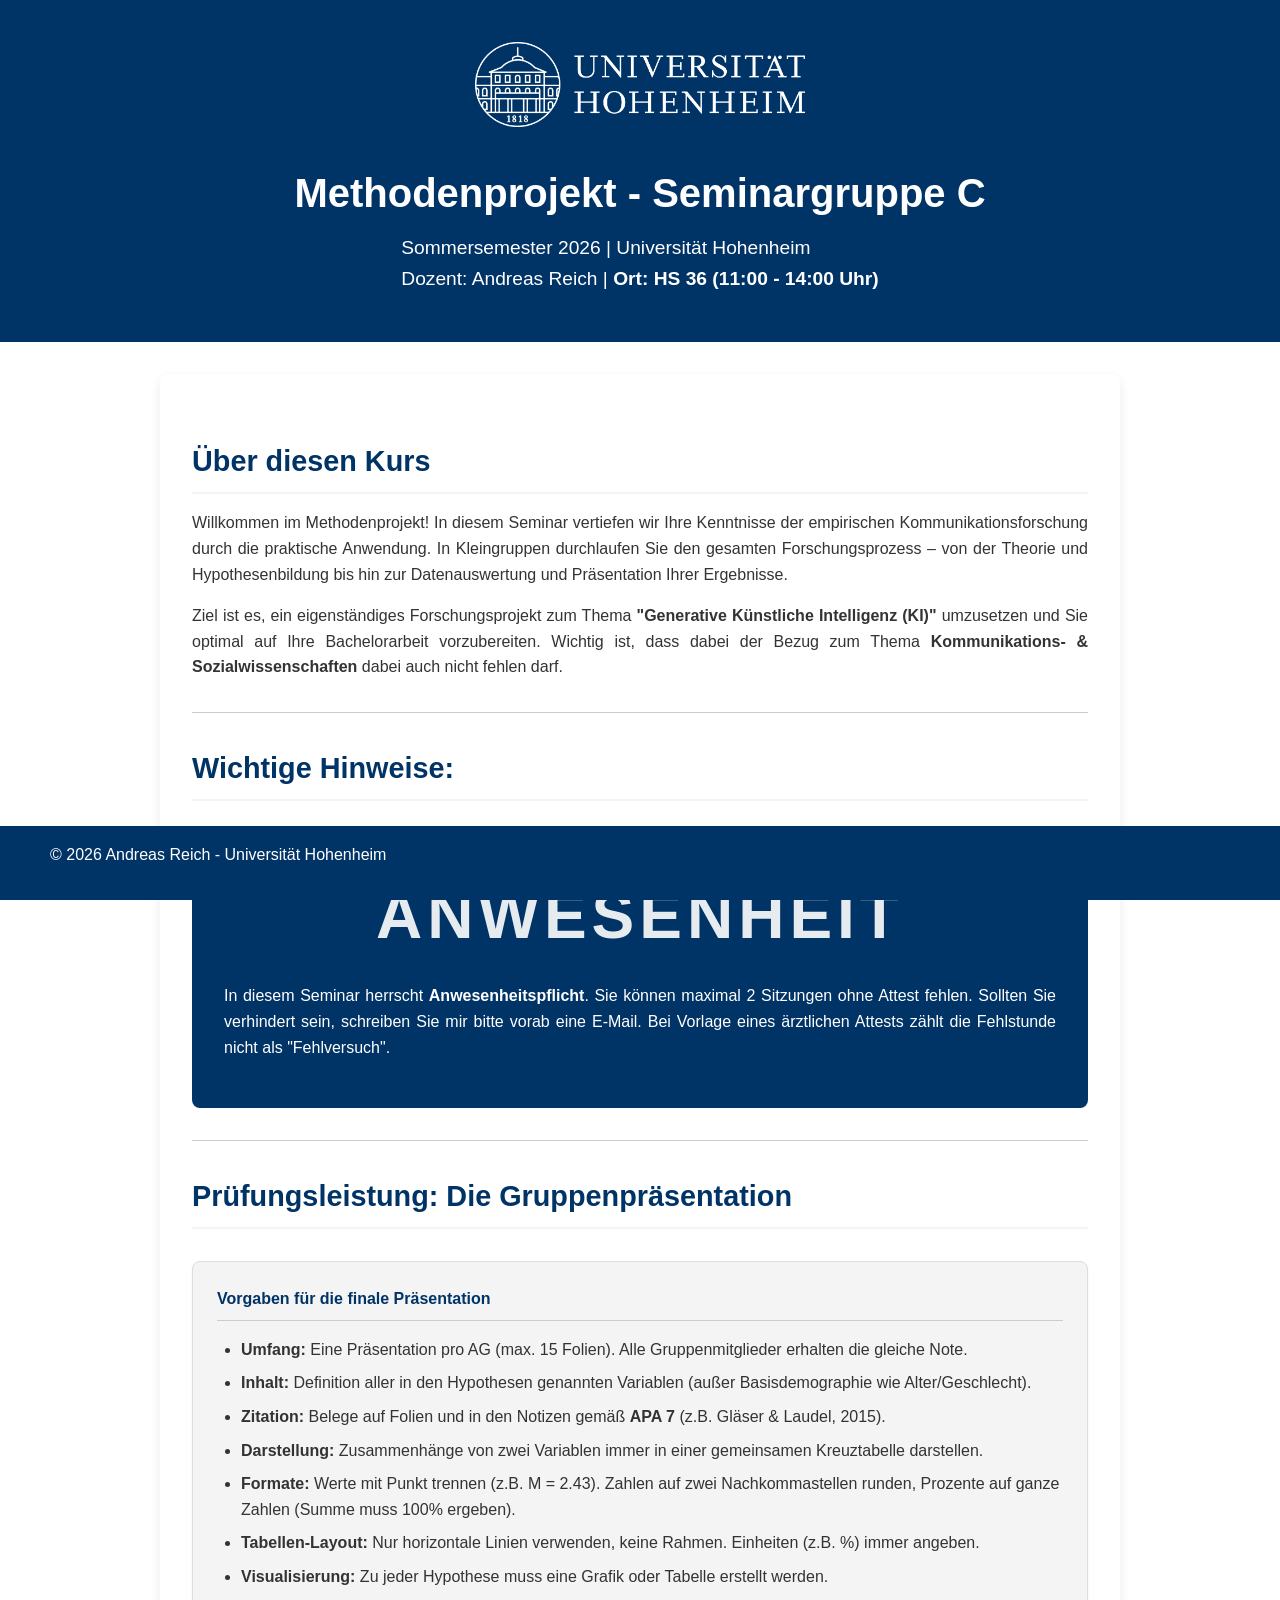
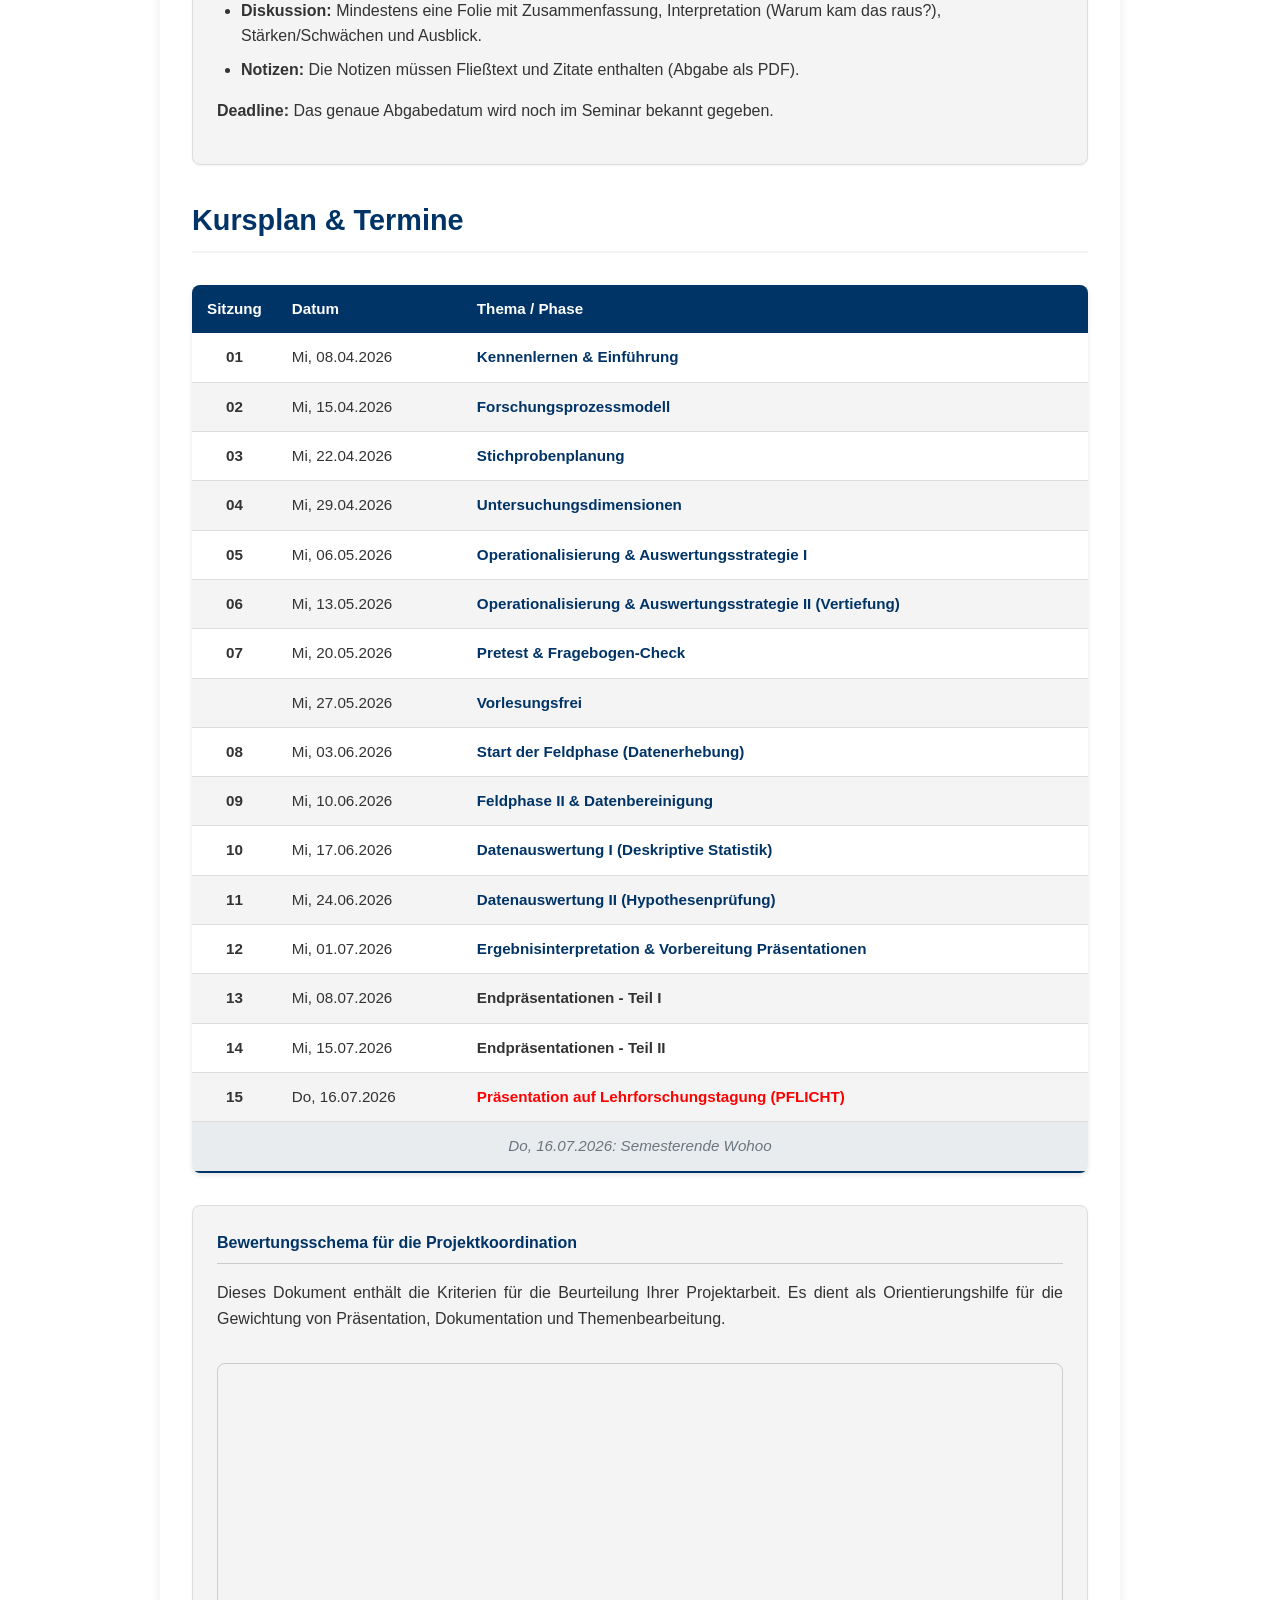
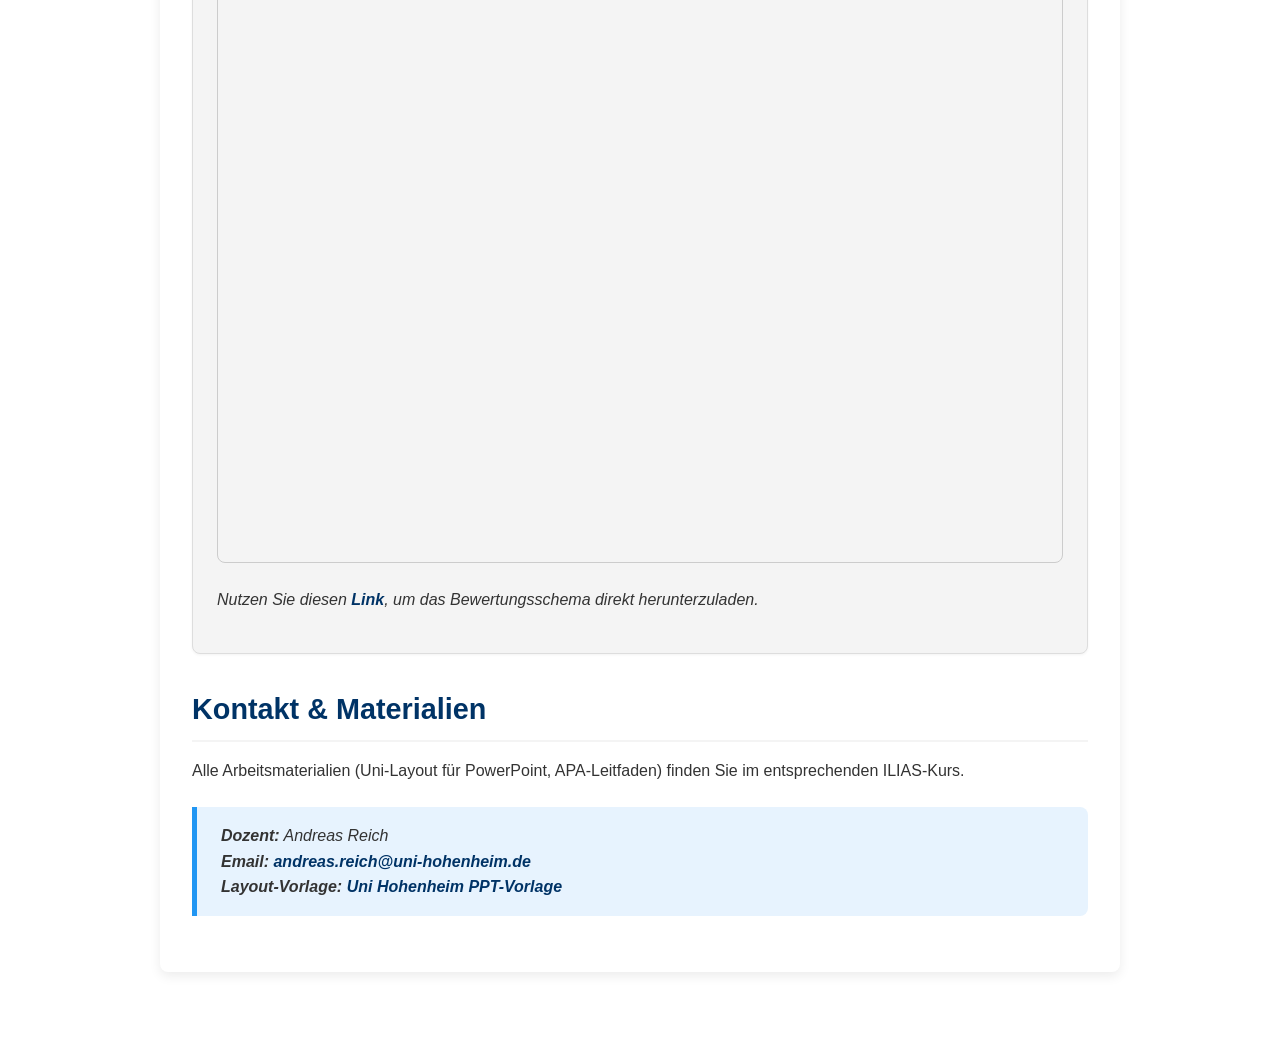
<file: index.html>
<!DOCTYPE html>
<html lang="de">

<head>
    <meta charset="UTF-8">
    <meta name="viewport" content="width=device-width, initial-scale=1.0">
    <meta name="author" content="Andreas Reich">
    <title>Methodenprojekt D - SS 2026</title>
    <link rel="stylesheet" href="style.css">
</head>

<body>

    <header>
        <a href="https://www.uni-hohenheim.de" target="_blank">
            <img src="uni-logo-de_hoh_weiss.png" alt="Universität Hohenheim Logo" class="uni-logo">
        </a>
        <h1>Methodenprojekt - Seminargruppe C</h1>
        <p class="subtitle">Sommersemester 2026 | Universität Hohenheim<br>
            Dozent: Andreas Reich | <strong>Ort: HS 36 (11:00 - 14:00 Uhr)</strong></p>
    </header>

    <div class="container">
        <main>

            <h2>Über diesen Kurs</h2>
            <p>Willkommen im Methodenprojekt! In diesem Seminar vertiefen wir Ihre Kenntnisse der empirischen
                Kommunikationsforschung durch die praktische Anwendung. In Kleingruppen durchlaufen Sie den gesamten
                Forschungsprozess – von der Theorie und Hypothesenbildung bis hin zur Datenauswertung und Präsentation
                Ihrer Ergebnisse.</p>
            <p>Ziel ist es, ein eigenständiges Forschungsprojekt zum Thema <strong>"Generative Künstliche Intelligenz
                    (KI)"</strong> umzusetzen und Sie optimal auf Ihre Bachelorarbeit vorzubereiten. Wichtig ist, dass dabei 
                der Bezug zum Thema <strong>Kommunikations- & Sozialwissenschaften</strong> dabei auch nicht fehlen darf.</p>

            <hr>
            <h2>Wichtige Hinweise:</h2>
            <div class="topic-intro-box">
                <div class="topic-title">Anwesenheit</div>
                <p>In diesem Seminar herrscht <strong>Anwesenheitspflicht</strong>.
                    Sie können maximal 2 Sitzungen ohne Attest fehlen.
                    Sollten Sie verhindert sein, schreiben Sie mir bitte vorab eine E-Mail.
                    Bei Vorlage eines ärztlichen Attests zählt die Fehlstunde nicht als "Fehlversuch".</p>
            </div>
            <hr>

            <h2>Prüfungsleistung: Die Gruppenpräsentation</h2>
            <div class="interactive-box">
                <h4>Vorgaben für die finale Präsentation</h4>
                <ul>
                    <li><strong>Umfang:</strong> Eine Präsentation pro AG (max. 15 Folien). Alle Gruppenmitglieder
                        erhalten die gleiche Note.</li>
                    <li><strong>Inhalt:</strong> Definition aller in den Hypothesen genannten Variablen (außer
                        Basisdemographie wie Alter/Geschlecht).</li>
                    <li><strong>Zitation:</strong> Belege auf Folien und in den Notizen gemäß <strong>APA 7</strong>
                        (z.B. Gläser & Laudel, 2015).</li>
                    <li><strong>Darstellung:</strong> Zusammenhänge von zwei Variablen immer in einer gemeinsamen
                        Kreuztabelle darstellen.</li>
                    <li><strong>Formate:</strong> Werte mit Punkt trennen (z.B. M = 2.43). Zahlen auf zwei
                        Nachkommastellen runden, Prozente auf ganze Zahlen (Summe muss 100% ergeben).</li>
                    <li><strong>Tabellen-Layout:</strong> Nur horizontale Linien verwenden, keine Rahmen. Einheiten
                        (z.B. %) immer angeben.</li>
                    <li><strong>Visualisierung:</strong> Zu jeder Hypothese muss eine Grafik oder Tabelle erstellt
                        werden.</li>
                    <li><strong>Diskussion:</strong> Mindestens eine Folie mit Zusammenfassung, Interpretation (Warum
                        kam das raus?), Stärken/Schwächen und Ausblick.</li>
                    <li><strong>Notizen:</strong> Die Notizen müssen Fließtext und Zitate enthalten (Abgabe als PDF).
                    </li>
                </ul>
                <p><strong>Deadline:</strong> Das genaue Abgabedatum wird noch im Seminar bekannt gegeben.</p>
            </div>

            <h2>Kursplan & Termine</h2>
            <table class="course-schedule">
                <thead>
                    <tr>
                        <th class="session-number">Sitzung</th>
                        <th>Datum</th>
                        <th>Thema / Phase</th>
                    </tr>
                </thead>
                <tbody>
                    <tr>
                        <td class="session-number">01</td>
                        <td>Mi, 08.04.2026</td>
                        <td><a href="session1.html">Kennenlernen & Einführung</a></td>
                    </tr>
                    <tr>
                        <td class="session-number">02</td>
                        <td>Mi, 15.04.2026</td>
                        <td><a href="session2.html">Forschungsprozessmodell</a></td>
                    </tr>
                    <tr>
                        <td class="session-number">03</td>
                        <td>Mi, 22.04.2026</td>
                        <td><a href="session3.html">Stichprobenplanung</a></td>
                    </tr>
                    <tr>
                        <td class="session-number">04</td>
                        <td>Mi, 29.04.2026</td>
                        <td><a href="session4.html">Untersuchungsdimensionen</a></td>
                    </tr>
                    <tr>
                        <td class="session-number">05</td>
                        <td>Mi, 06.05.2026</td>
                        <td><a href="session5.html">Operationalisierung & Auswertungsstrategie I</a></td>
                    </tr>
                    <tr>
                        <td class="session-number">06</td>
                        <td>Mi, 13.05.2026</td>
                        <td><a href="session5.html">Operationalisierung & Auswertungsstrategie II (Vertiefung)</a></td>
                    </tr>
                    <tr>
                        <td class="session-number">07</td>
                        <td>Mi, 20.05.2026</td>
                        <td><a href="session6.html">Pretest & Fragebogen-Check</a></td>
                    </tr>
                    <tr>
                        <td class="session-number"></td>
                        <td>Mi, 27.05.2026</td>
                        <td><a href="sessionx.html">Vorlesungsfrei</a></td>
                    </tr>
                    <tr>
                        <td class="session-number">08</td>
                        <td>Mi, 03.06.2026</td>
                        <td><a href="sessionx.html">Start der Feldphase (Datenerhebung)</a></td>
                    </tr>
                    <tr>
                        <td class="session-number">09</td>
                        <td>Mi, 10.06.2026</td>
                        <td><a href="sessionx.html">Feldphase II & Datenbereinigung</a></td>
                    </tr>
                    <tr>
                        <td class="session-number">10</td>
                        <td>Mi, 17.06.2026</td>
                        <td><a href="sessionx.html">Datenauswertung I (Deskriptive Statistik)</a></td>
                    </tr>
                    <tr>
                        <td class="session-number">11</td>
                        <td>Mi, 24.06.2026</td>
                        <td><a href="sessionx.html">Datenauswertung II (Hypothesenprüfung)</a></td>
                    </tr>
                    <tr>
                        <td class="session-number">12</td>
                        <td>Mi, 01.07.2026</td>
                        <td><a href="sessionx.html">Ergebnisinterpretation & Vorbereitung Präsentationen</a></td>
                    </tr>
                    <tr>
                        <td class="session-number">13</td>
                        <td>Mi, 08.07.2026</td>
                        <td><strong>Endpräsentationen - Teil I</strong></td>
                    </tr>
                    <tr>
                        <td class="session-number">14</td>
                        <td>Mi, 15.07.2026</td>
                        <td><strong>Endpräsentationen - Teil II</strong></td>
                    </tr>
                    <tr>
                        <td class="session-number">15</td>
                        <td>Do, 16.07.2026</td>
                        <td style="color: red;"><strong>Präsentation auf Lehrforschungstagung (PFLICHT)</strong></td>
                    </tr>
                    <tr class="break-row">
                        <td colspan="3">Do, 16.07.2026: Semesterende Wohoo</td>
                    </tr>
                </tbody>
            </table>

            <!-- PDF Einbindung: Bewertungsschema -->
            <div class="pdf-embed-box interactive-box" style="margin-bottom: 2rem;">
                <h4>Bewertungsschema für die Projektkoordination</h4>
                <p>Dieses Dokument enthält die Kriterien für die Beurteilung Ihrer Projektarbeit.
                    Es dient als Orientierungshilfe für die Gewichtung von Präsentation, Dokumentation und
                    Themenbearbeitung.</p>
                <iframe src="Bewertungsschema_2025.pdf" width="100%" height="800px"
                    style="border: 1px solid #ccc; margin-top: 1rem;" title="PDF: Bewertungsschema Projektkoordination">
                    <p>Ihr Browser unterstützt die Einbettung von PDFs nicht. Sie können das Dokument <a
                            href="Bewertungsschema_2025.pdf" download>hier herunterladen</a>.
                    </p>
                </iframe>
                <p style="margin-top: 1rem;"><em>Nutzen Sie diesen <a href="Bewertungsschema_2025.pdf"
                            download>Link</a>, um das Bewertungsschema direkt herunterzuladen.</em></p>
            </div>

            <h2>Kontakt & Materialien</h2>
            <p>Alle Arbeitsmaterialien (Uni-Layout für PowerPoint, APA-Leitfaden) finden Sie im entsprechenden
                ILIAS-Kurs.</p>
            <blockquote>
                <strong>Dozent:</strong> Andreas Reich<br>
                <strong>Email:</strong> <a
                    href="mailto:andreas.reich@uni-hohenheim.de">andreas.reich@uni-hohenheim.de</a><br>
                <strong>Layout-Vorlage:</strong> <a href="https://www.uni-hohenheim.de/vorlage-powerpoint"
                    target="_blank">Uni Hohenheim PPT-Vorlage</a>
            </blockquote>

        </main>
    </div>

    <footer>
        <p>© 2026 Andreas Reich - Universität Hohenheim</p>
    </footer>

</body>

</html>
</file>
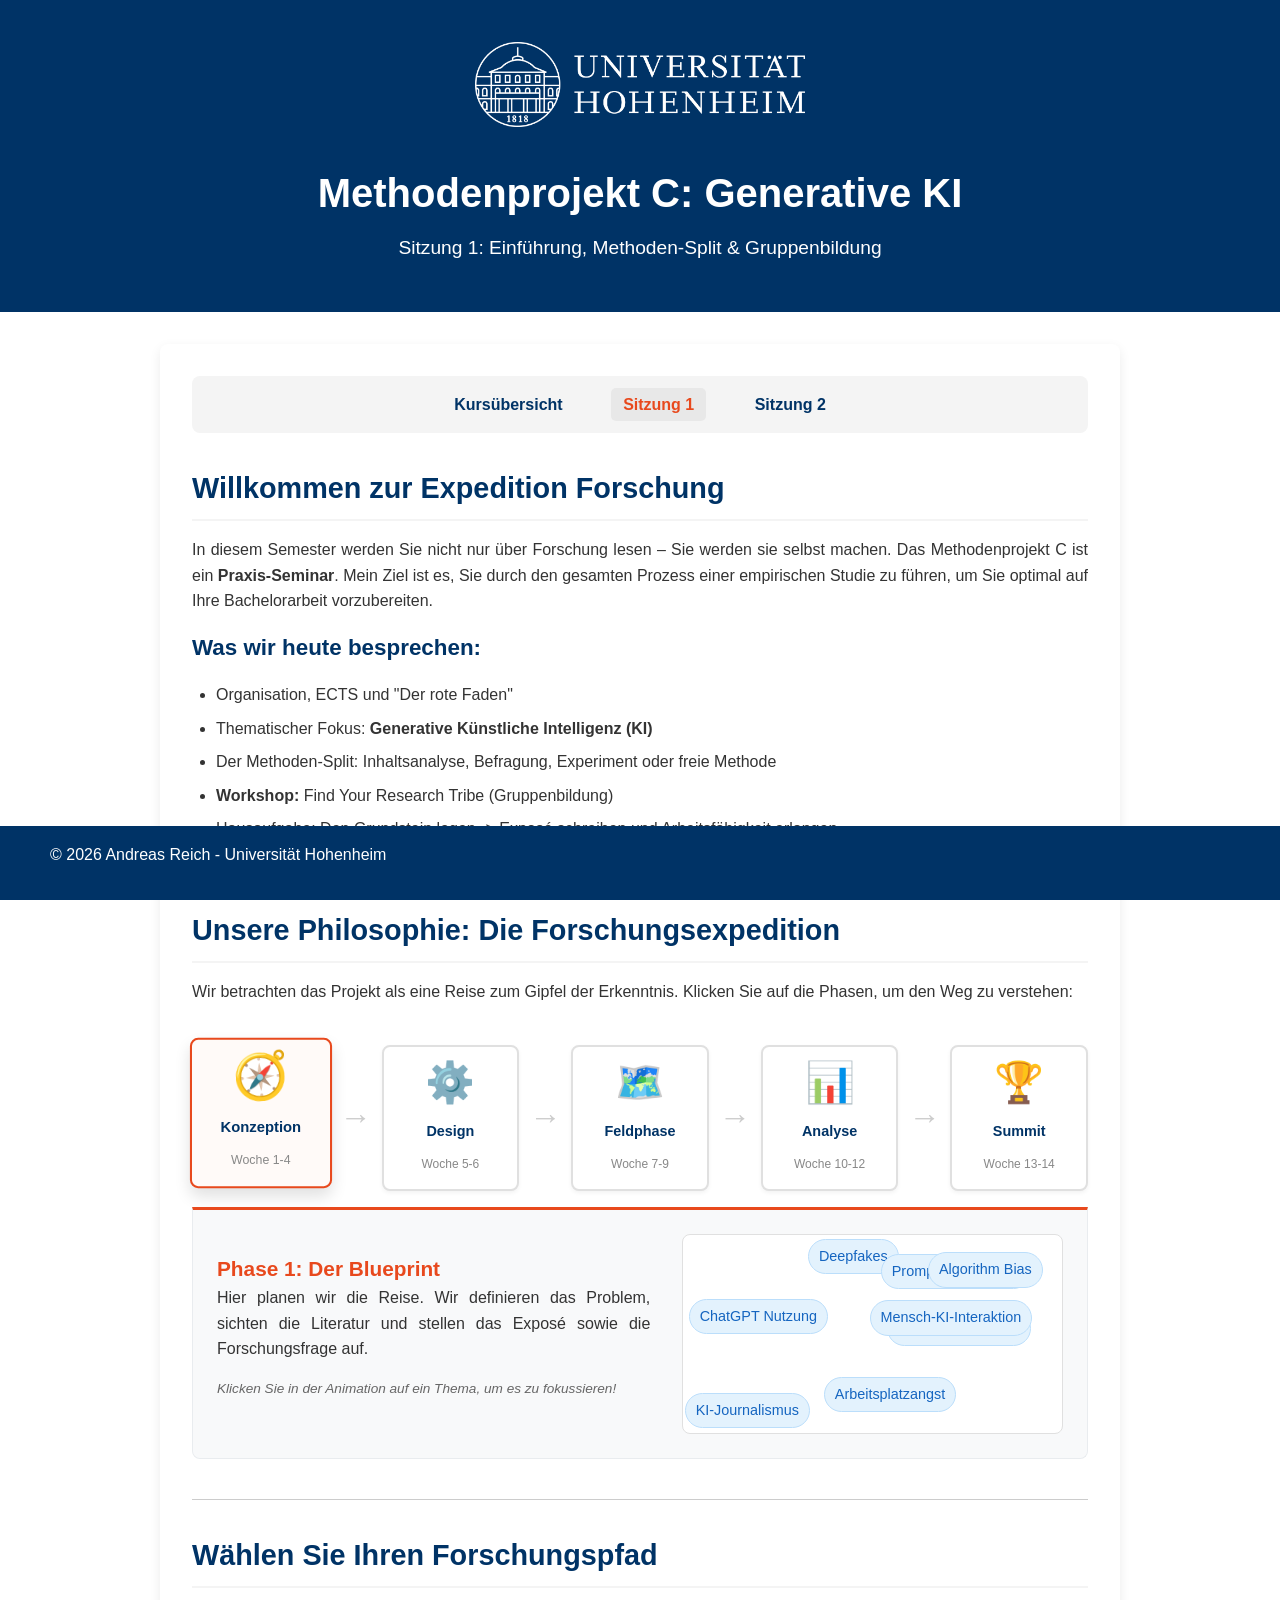
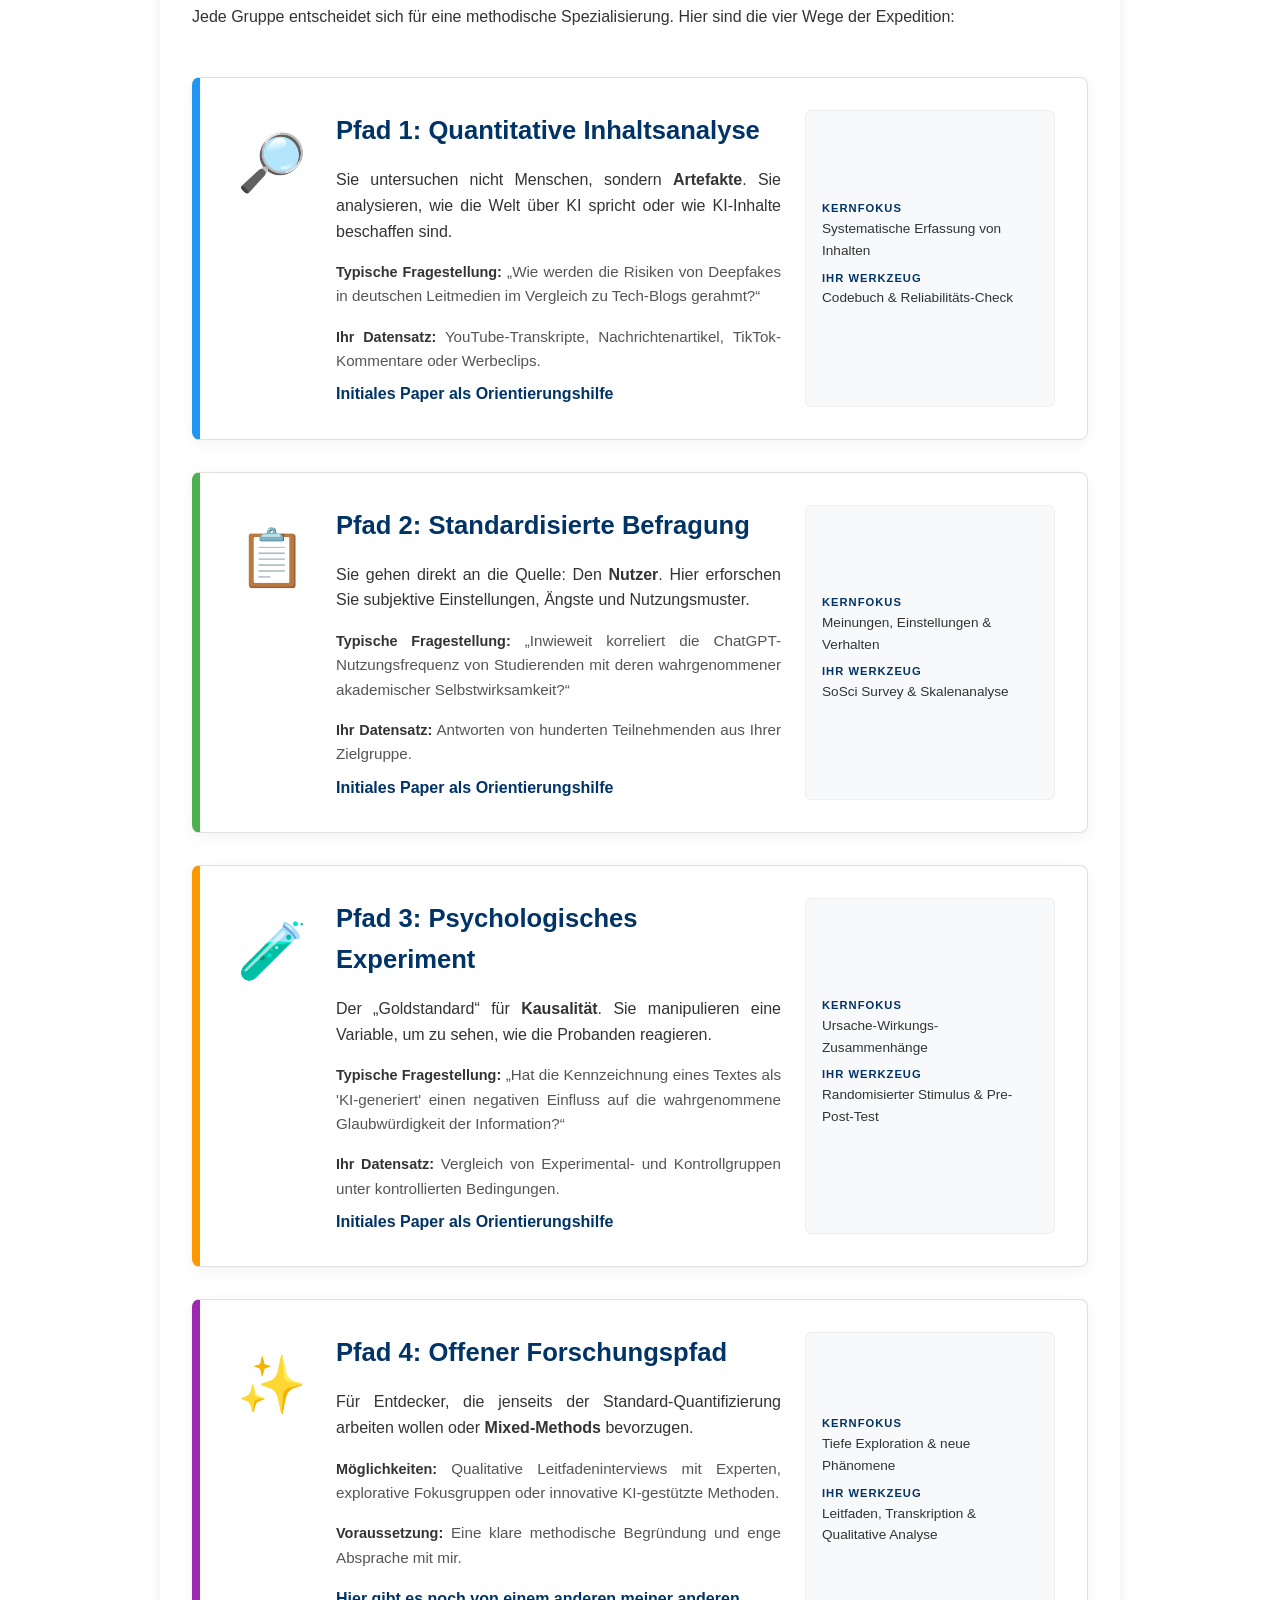
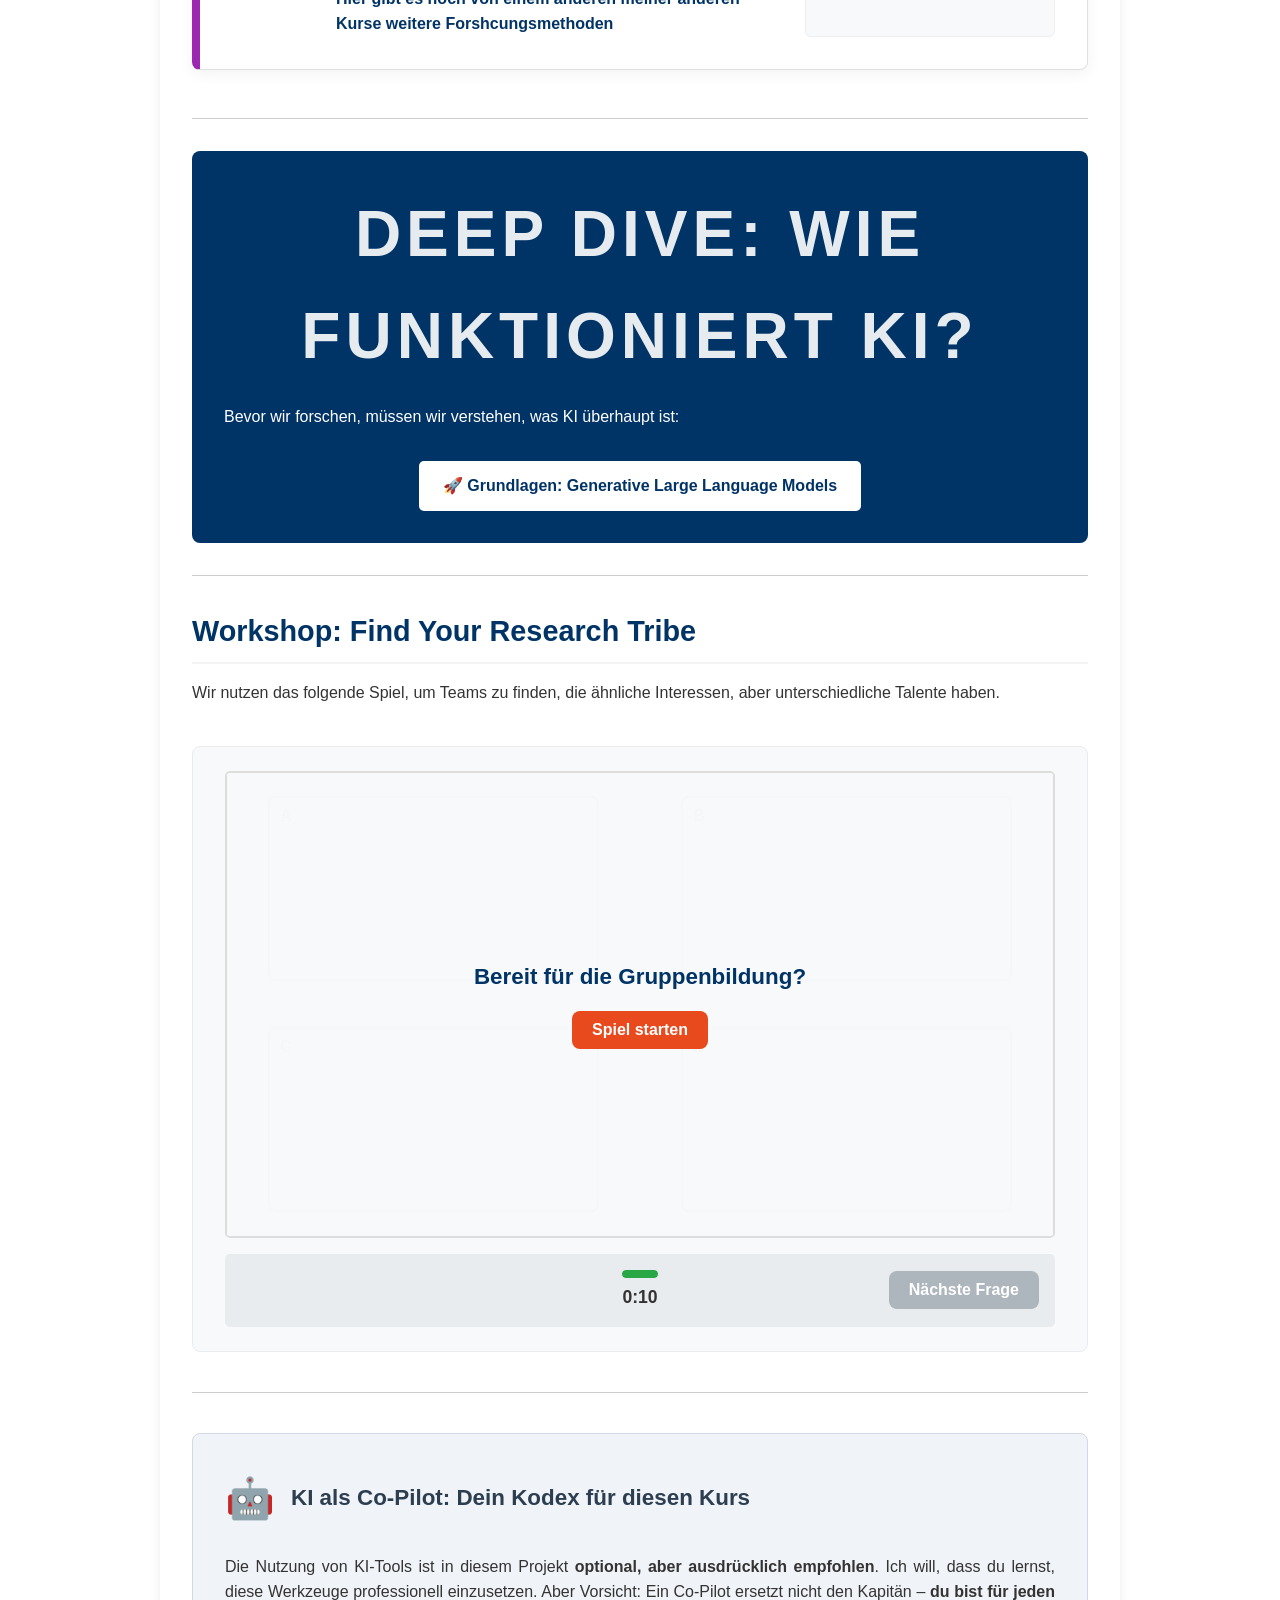
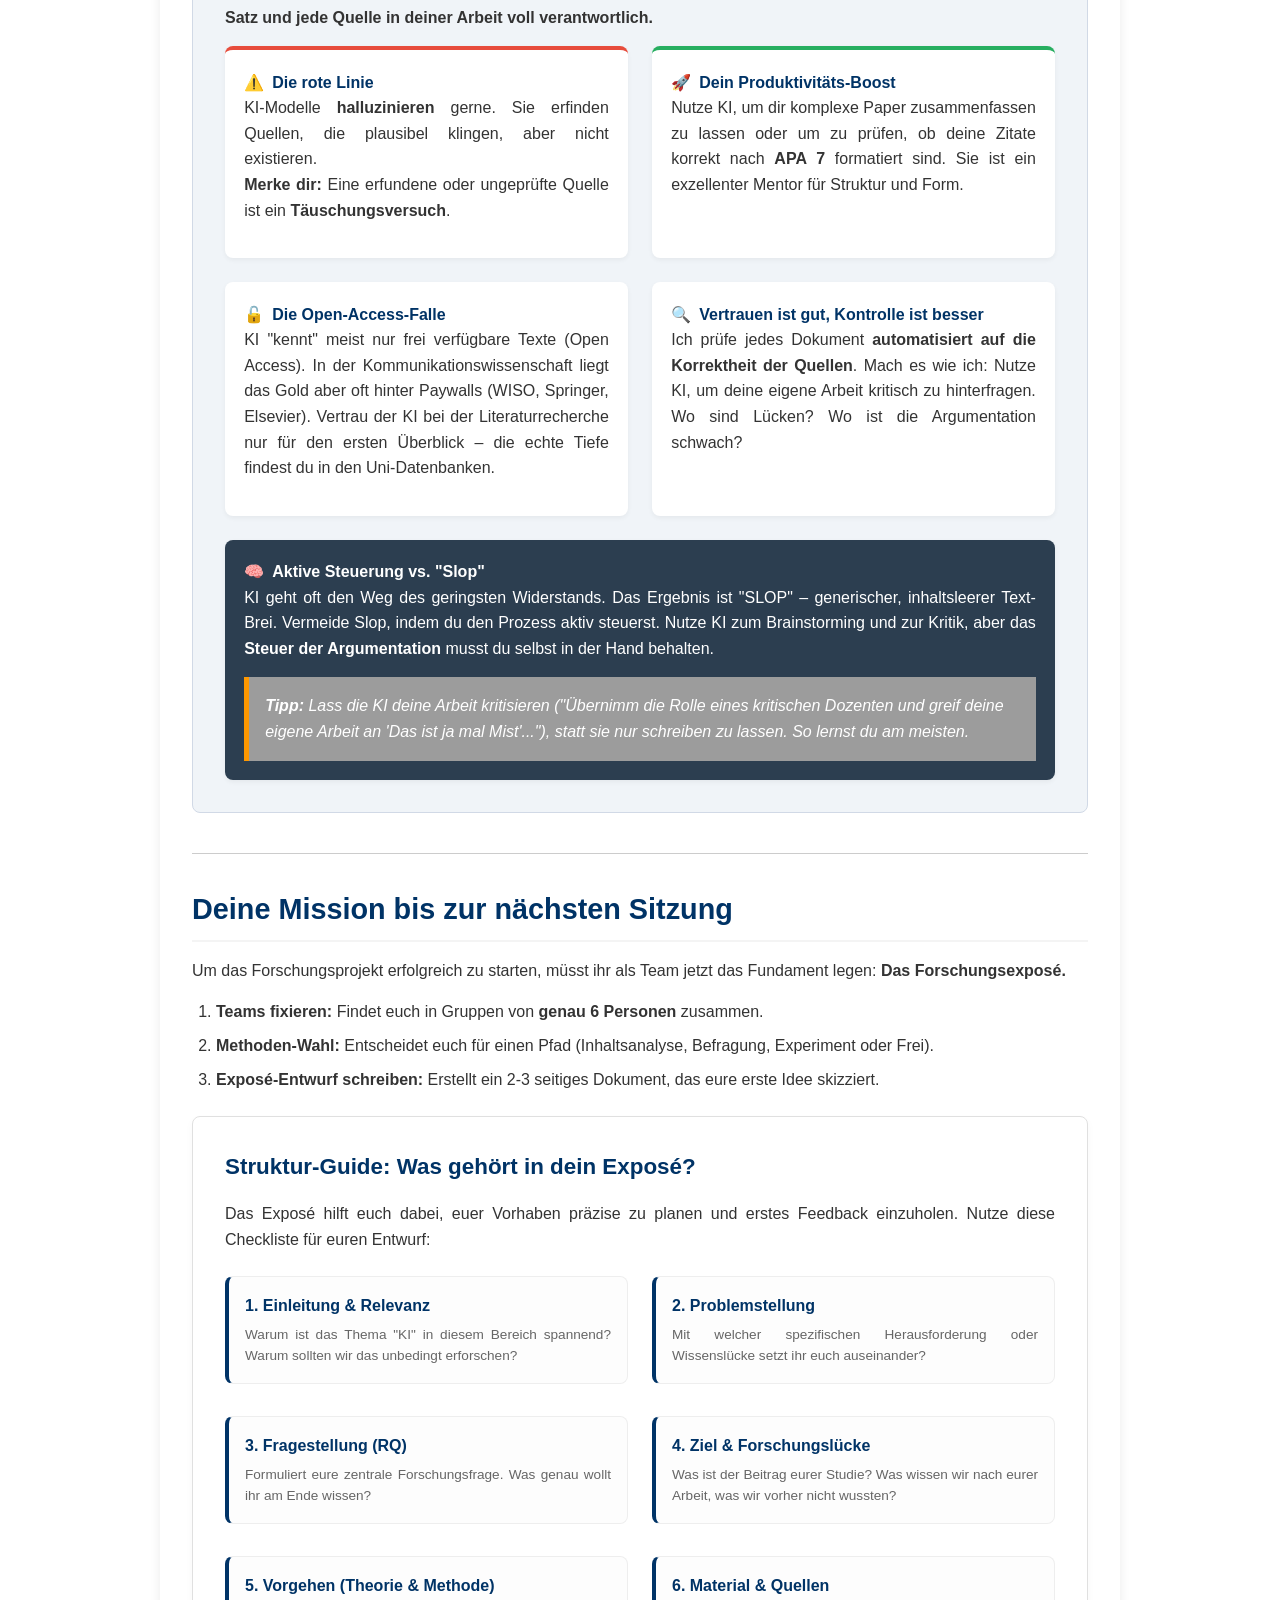
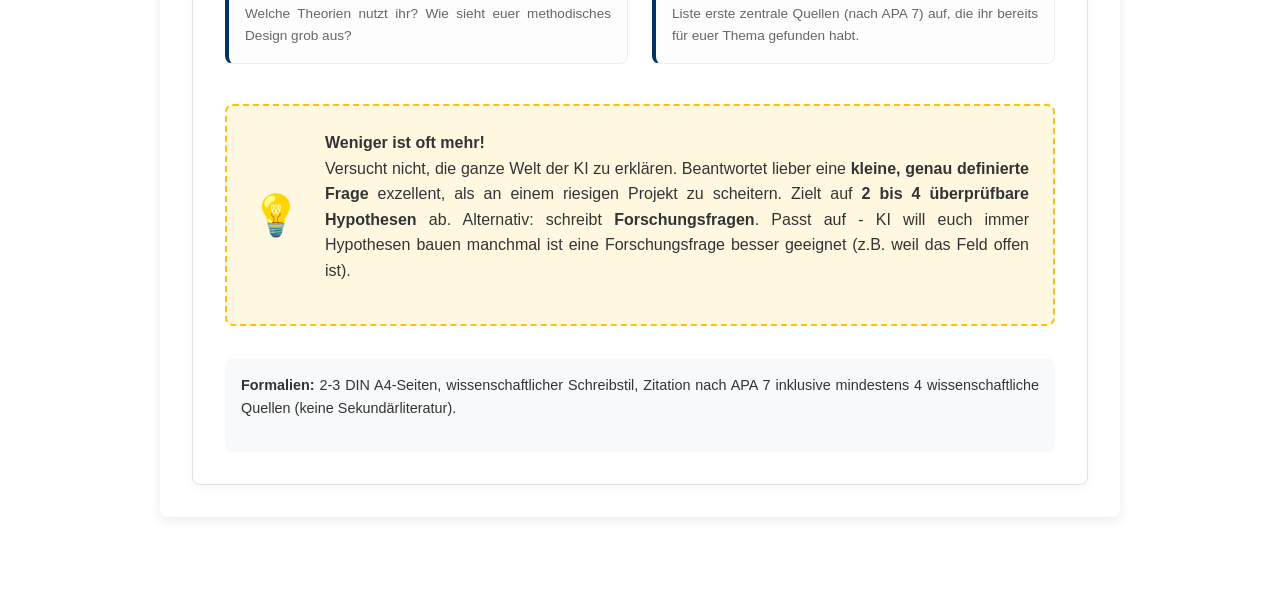
<file: session1.html>
<!DOCTYPE html>
<html lang="de">

<head>
    <meta charset="UTF-8">
    <meta name="viewport" content="width=device-width, initial-scale=1.0">
    <meta name="author" content="Andreas Reich">
    <title>Sitzung 1: Einführung & Organisation – Methodenprojekt C SS 2026</title>
    <link rel="stylesheet" href="style.css">
    <link rel="stylesheet" href="session1.css">
</head>

<body>

    <header>
        <a href="https://www.uni-hohenheim.de" target="_blank">
            <img src="uni-logo-de_hoh_weiss.png" alt="Universität Hohenheim Logo" class="uni-logo">
        </a>
        <h1>Methodenprojekt C: Generative KI</h1>
        <p class="subtitle">Sitzung 1: Einführung, Methoden-Split & Gruppenbildung</p>
    </header>

    <div class="container">
        <nav>
            <ul>
                <li><a href="index.html">Kursübersicht</a></li>
                <li><a href="session1.html" class="active">Sitzung 1</a></li>
                <li><a href="session2.html">Sitzung 2</a></li>
            </ul>
        </nav>

        <main>
            <h2>Willkommen zur Expedition Forschung</h2>
            <p>In diesem Semester werden Sie nicht nur über Forschung lesen – Sie werden sie selbst machen. Das
                Methodenprojekt C ist ein <strong>Praxis-Seminar</strong>. Mein Ziel ist es, Sie durch den gesamten
                Prozess einer empirischen Studie zu führen, um Sie optimal auf Ihre Bachelorarbeit vorzubereiten.</p>

            <div class="agenda-list">
                <h3>Was wir heute besprechen:</h3>
                <ul>
                    <li>Organisation, ECTS und "Der rote Faden"</li>
                    <li>Thematischer Fokus: <strong>Generative Künstliche Intelligenz (KI)</strong></li>
                    <li>Der Methoden-Split: Inhaltsanalyse, Befragung, Experiment oder freie Methode</li>
                    <li><strong>Workshop:</strong> Find Your Research Tribe (Gruppenbildung)</li>
                    <li>Hausaufgabe: Den Grundstein legen -> Exposé schreiben und Arbeitsfähigkeit erlangen</li>
                </ul>
            </div>

            <hr>

            <!-- Die Forschungs-Expedition (Interaktive Map) -->
            <h2>Unsere Philosophie: Die Forschungsexpedition</h2>
            <p>Wir betrachten das Projekt als eine Reise zum Gipfel der Erkenntnis. Klicken Sie auf die Phasen, um den
                Weg zu verstehen:</p>

            <div id="expedition-container">
                <div class="expedition-map">
                    <!-- Stage 1: Konzeption -->
                    <div class="expedition-stage" id="stage-1" data-title="Phase 1: Der Blueprint"
                        data-text="Hier planen wir die Reise. Wir definieren das Problem, sichten die Literatur und stellen das Exposé sowie die Forschungsfrage auf.">
                        <div class="stage-icon">🧭</div>
                        <div class="stage-label">Konzeption</div>
                        <div class="stage-units">Woche 1-4</div>
                    </div>

                    <div class="expedition-arrow">→</div>

                    <!-- Stage 2: Design -->
                    <div class="expedition-stage" id="stage-2" data-title="Phase 2: Das Werkzeug"
                        data-text="Wir bauen unser Instrument. Hier legen wir Untersuchungsdimensionen fest und entscheiden, wie wir die Realität messbar machen (Operationalisierung).">
                        <div class="stage-icon">⚙️</div>
                        <div class="stage-label">Design</div>
                        <div class="stage-units">Woche 5-6</div>
                    </div>

                    <div class="expedition-arrow">→</div>

                    <!-- Stage 3: Feldphase -->
                    <div class="expedition-stage" id="stage-3" data-title="Phase 3: Im Feld"
                        data-text="Die Datenerhebung. Hier trifft Theorie auf Realität. Wir führen den Pretest durch, überarbeiten das Instrument und sammeln die Daten.">
                        <div class="stage-icon">🗺️</div>
                        <div class="stage-label">Feldphase</div>
                        <div class="stage-units">Woche 7-9</div>
                    </div>

                    <div class="expedition-arrow">→</div>

                    <!-- Stage 4: Analyse -->
                    <div class="expedition-stage" id="stage-4" data-title="Phase 4: Die Schatzsuche"
                        data-text="Datenmanagement & Auswertung. Wir reinigen den Datensatz und suchen mit statistischen Tools oder qualitativen Methoden nach Antworten.">
                        <div class="stage-icon">📊</div>
                        <div class="stage-label">Analyse</div>
                        <div class="stage-units">Woche 10-12</div>
                    </div>

                    <div class="expedition-arrow">→</div>

                    <!-- Stage 5: Summit -->
                    <div class="expedition-stage" id="stage-5" data-title="Phase 5: Der Gipfel"
                        data-text="Die Präsentation. Wir teilen unsere Entdeckungen in der Abschlusspräsentation und dokumentieren den Prozess im Forschungsbericht.">
                        <div class="stage-icon">🏆</div>
                        <div class="stage-label">Summit</div>
                        <div class="stage-units">Woche 13-14</div>
                    </div>
                </div>

                <div class="expedition-details-container">
                    <div class="expedition-details-content">
                        <div class="details-text"></div>
                        <div class="details-animation"></div>
                    </div>
                </div>
            </div>

            <hr>

            <!-- START: Methoden-Pfade (Vollbreite) -->
            <h2>Wählen Sie Ihren Forschungspfad</h2>
            <p>Jede Gruppe entscheidet sich für eine methodische Spezialisierung. Hier sind die vier Wege der
                Expedition:</p>

            <div class="method-paths-container">

                <!-- Pfad 1: Inhaltsanalyse -->
                <div class="method-path-card ia-path">
                    <div class="path-icon">🔎</div>
                    <div class="path-content">
                        <h3>Pfad 1: Quantitative Inhaltsanalyse</h3>
                        <p>Sie untersuchen nicht Menschen, sondern <strong>Artefakte</strong>. Sie analysieren, wie die
                            Welt über KI spricht oder wie KI-Inhalte beschaffen sind.</p>
                        <div class="path-details">
                            <p><strong>Typische Fragestellung:</strong> „Wie werden die Risiken von Deepfakes in
                                deutschen Leitmedien im Vergleich zu Tech-Blogs gerahmt?“</p>
                            <p><strong>Ihr Datensatz:</strong> YouTube-Transkripte, Nachrichtenartikel,
                                TikTok-Kommentare oder Werbeclips.</p>
                        </div>
                        <a target="_blank" href="https://dl.acm.org/doi/full/10.1145/3613905.3651057">Initiales Paper
                            als
                            Orientierungshilfe</a>
                    </div>
                    <div class="path-meta">
                        <div class="meta-item"><span>Kernfokus</span>Systematische Erfassung von Inhalten</div>
                        <div class="meta-item"><span>Ihr Werkzeug</span>Codebuch & Reliabilitäts-Check</div>
                    </div>
                </div>

                <!-- Pfad 2: Befragung -->
                <div class="method-path-card survey-path">
                    <div class="path-icon">📋</div>
                    <div class="path-content">
                        <h3>Pfad 2: Standardisierte Befragung</h3>
                        <p>Sie gehen direkt an die Quelle: Den <strong>Nutzer</strong>. Hier erforschen Sie subjektive
                            Einstellungen, Ängste und Nutzungsmuster.</p>
                        <div class="path-details">
                            <p><strong>Typische Fragestellung:</strong> „Inwieweit korreliert die
                                ChatGPT-Nutzungsfrequenz von Studierenden mit deren wahrgenommener akademischer
                                Selbstwirksamkeit?“</p>
                            <p><strong>Ihr Datensatz:</strong> Antworten von hunderten Teilnehmenden aus Ihrer
                                Zielgruppe.</p>
                        </div>
                        <a target="_blank" href="https://link.springer.com/article/10.1186/s40561-023-00269-3">Initiales
                            Paper als
                            Orientierungshilfe</a>
                    </div>
                    <div class="path-meta">
                        <div class="meta-item"><span>Kernfokus</span>Meinungen, Einstellungen & Verhalten</div>
                        <div class="meta-item"><span>Ihr Werkzeug</span>SoSci Survey & Skalenanalyse</div>
                    </div>
                </div>

                <!-- Pfad 3: Experiment -->
                <div class="method-path-card exp-path">
                    <div class="path-icon">🧪</div>
                    <div class="path-content">
                        <h3>Pfad 3: Psychologisches Experiment</h3>
                        <p>Der „Goldstandard“ für <strong>Kausalität</strong>. Sie manipulieren eine Variable, um zu
                            sehen, wie die Probanden reagieren.</p>
                        <div class="path-details">
                            <p><strong>Typische Fragestellung:</strong> „Hat die Kennzeichnung eines Textes als
                                'KI-generiert' einen negativen Einfluss auf die wahrgenommene Glaubwürdigkeit der
                                Information?“</p>
                            <p><strong>Ihr Datensatz:</strong> Vergleich von Experimental- und Kontrollgruppen unter
                                kontrollierten Bedingungen.</p>
                        </div>
                        <a target="_blank"
                            href="https://www.sciencedirect.com/science/article/pii/S0969698924000869">Initiales Paper
                            als Orientierungshilfe</a>

                    </div>
                    <div class="path-meta">
                        <div class="meta-item"><span>Kernfokus</span>Ursache-Wirkungs-Zusammenhänge</div>
                        <div class="meta-item"><span>Ihr Werkzeug</span>Randomisierter Stimulus & Pre-Post-Test</div>
                    </div>
                </div>

                <!-- Pfad 4: Freie / Qualitative Methode -->
                <div class="method-path-card free-path">
                    <div class="path-icon">✨</div>
                    <div class="path-content">
                        <h3>Pfad 4: Offener Forschungspfad</h3>
                        <p>Für Entdecker, die jenseits der Standard-Quantifizierung arbeiten wollen oder
                            <strong>Mixed-Methods</strong> bevorzugen.
                        </p>
                        <div class="path-details">
                            <p><strong>Möglichkeiten:</strong> Qualitative Leitfadeninterviews mit Experten, explorative
                                Fokusgruppen oder innovative KI-gestützte Methoden.</p>
                            <p><strong>Voraussetzung:</strong> Eine klare methodische Begründung und enge Absprache mit
                                mir.</p>
                            <a href="https://logophoman.github.io/polkomm-ss25/session1.html#Netzwerkanalyse:~:text=Beispielhafte%20Visualisierung%20eines%20Netzwerks.%20Knoten%20und%20Kanten%20bewegen%20sich%20durch%20anfassen."
                                target="_blank">Hier
                                gibt es noch von einem anderen meiner anderen Kurse weitere Forshcungsmethoden</a>
                        </div>
                    </div>
                    <div class="path-meta">
                        <div class="meta-item"><span>Kernfokus</span>Tiefe Exploration & neue Phänomene</div>
                        <div class="meta-item"><span>Ihr Werkzeug</span>Leitfaden, Transkription & Qualitative Analyse
                        </div>
                    </div>
                </div>

            </div>
            <!-- ENDE: Methoden-Pfade -->
            <hr>

            <!-- Platzhalter für KI Einführung -->
            <div class="topic-intro-box" style="justify-items: center;">
                <div class="topic-title">Deep Dive: Wie funktioniert KI?</div>
                <p>Bevor wir forschen, müssen wir verstehen, was KI überhaupt ist:</p>
                <!-- PLATZHALTER LINK -->
                <a href="https://logophoman.github.io/ki-praesentation-03-02-2026/" target="_blank" class="btn-control"
                    style="background: white; color: var(--primary-color); display: inline-block; padding: 0.75rem 1.5rem; border-radius: 5px; text-decoration: none; font-weight: bold; margin-top: 1rem;">
                    🚀 Grundlagen: Generative Large Language Models
                </a>
            </div>

            <hr>

            <!-- Gruppenfindung Section -->
            <section id="tribe-finder">
                <h2>Workshop: Find Your Research Tribe</h2>
                <p>Wir nutzen das folgende Spiel, um Teams zu finden, die ähnliche Interessen, aber unterschiedliche
                    Talente haben.</p>

                <!-- RECYCLED GAME COMPONENT -->
                <div id="group-former-container">
                    <div class="tribe-room">
                        <div class="tribe-card" id="card-a" data-option="A">
                            <div class="card-content">
                                <div class="card-emoji"></div>
                                <div class="card-text"></div>
                            </div>
                            <div class="card-label">A</div>
                            <div class="peer-count">0</div>
                        </div>
                        <div class="tribe-card" id="card-b" data-option="B">
                            <div class="card-content">
                                <div class="card-emoji"></div>
                                <div class="card-text"></div>
                            </div>
                            <div class="card-label">B</div>
                            <div class="peer-count">0</div>
                        </div>
                        <div class="tribe-card" id="card-c" data-option="C">
                            <div class="card-content">
                                <div class="card-emoji"></div>
                                <div class="card-text"></div>
                            </div>
                            <div class="card-label">C</div>
                            <div class="peer-count">0</div>
                        </div>
                        <div class="tribe-card" id="card-d" data-option="D">
                            <div class="card-content">
                                <div class="card-emoji"></div>
                                <div class="card-text"></div>
                            </div>
                            <div class="card-label">D</div>
                            <div class="peer-count">0</div>
                        </div>
                        <div class="tribe-overlay visible" id="game-overlay">
                            <h3 id="overlay-title">Bereit für die Gruppenbildung?</h3>
                            <button id="start-game-btn" class="tribe-button">Spiel starten</button>
                        </div>
                    </div>
                    <div class="tribe-controls">
                        <div class="question-area">
                            <span id="question-counter"></span>
                            <h4 id="question-text"></h4>
                        </div>
                        <div class="timer-area">
                            <div id="timer-bar-container">
                                <div id="timer-bar"></div>
                            </div>
                            <span id="timer-text">0:10</span>
                        </div>
                        <button id="next-question-btn" class="tribe-button" disabled>Nächste Frage</button>
                    </div>
                </div>
            </section>

            <hr>

            <!-- START: KI-Nutzungs-Kodex -->
            <section id="ai-policy">
                <div class="ai-policy-box">
                    <div class="ai-header">
                        <span style="font-size: 2.5rem;">🤖</span>
                        <h3>KI als Co-Pilot: Dein Kodex für diesen Kurs</h3>
                    </div>

                    <p>Die Nutzung von KI-Tools ist in diesem Projekt <strong>optional, aber ausdrücklich
                            empfohlen</strong>. Ich will, dass du lernst, diese Werkzeuge professionell einzusetzen.
                        Aber Vorsicht: Ein Co-Pilot ersetzt nicht den Kapitän – <strong>du bist für jeden Satz und jede
                            Quelle in deiner Arbeit voll verantwortlich.</strong></p>

                    <div class="ai-grid">
                        <!-- Gefahr: Halluzinationen -->
                        <div class="ai-card warning-card">
                            <h4><span>⚠️</span> Die rote Linie</h4>
                            <p>KI-Modelle <strong>halluzinieren</strong> gerne. Sie erfinden Quellen, die plausibel
                                klingen, aber nicht existieren.
                                <br><strong>Merke dir:</strong> Eine erfundene oder ungeprüfte Quelle ist ein
                                <strong>Täuschungsversuch</strong>.
                            </p>
                        </div>

                        <!-- Chance: Research & APA -->
                        <div class="ai-card boost-card">
                            <h4><span>🚀</span> Dein Produktivitäts-Boost</h4>
                            <p>Nutze KI, um dir komplexe Paper zusammenfassen zu lassen oder um zu prüfen, ob deine
                                Zitate korrekt nach <strong>APA 7</strong> formatiert sind. Sie ist ein exzellenter
                                Mentor für Struktur und Form.</p>
                        </div>

                        <!-- Die Paywall-Falle -->
                        <div class="ai-card">
                            <h4><span>🔓</span> Die Open-Access-Falle</h4>
                            <p>KI "kennt" meist nur frei verfügbare Texte (Open Access). In der
                                Kommunikationswissenschaft liegt das Gold aber oft hinter Paywalls (WISO, Springer,
                                Elsevier).
                                Vertrau der KI bei der Literaturrecherche nur für den ersten Überblick – die echte Tiefe
                                findest du in den Uni-Datenbanken.</p>
                        </div>

                        <!-- Qualitäts-Check -->
                        <div class="ai-card">
                            <h4><span>🔍</span> Vertrauen ist gut, Kontrolle ist besser</h4>
                            <p>Ich prüfe jedes Dokument <strong>automatisiert auf die Korrektheit der Quellen</strong>.
                                Mach es wie ich: Nutze KI, um deine eigene Arbeit kritisch zu hinterfragen. Wo sind
                                Lücken? Wo ist die Argumentation schwach?</p>
                        </div>

                        <!-- SLOP Warnung -->
                        <div class="ai-card full-width-card">
                            <h4><span>🧠</span> Aktive Steuerung vs. "Slop"</h4>
                            <p>KI geht oft den Weg des geringsten Widerstands. Das Ergebnis ist "SLOP" – generischer,
                                inhaltsleerer Text-Brei.
                                Vermeide Slop, indem du den Prozess aktiv steuerst. Nutze KI zum Brainstorming und zur
                                Kritik, aber das <strong>Steuer der Argumentation</strong> musst du selbst in der Hand
                                behalten.</p>
                            <div class="slop-warning">
                                <strong>Tipp:</strong> Lass die KI deine Arbeit kritisieren ("Übernimm die Rolle eines
                                kritischen Dozenten und greif deine eigene Arbeit an 'Das ist ja mal Mist'..."), statt sie nur schreiben zu lassen. So lernst du am meisten.
                            </div>
                        </div>
                    </div>
                </div>
            </section>
            <!-- ENDE: KI-Nutzungs-Kodex -->

            <hr>

            <!-- START: Hausaufgabe & Exposé Guide -->
            <section id="homework-section">
                <h2>Deine Mission bis zur nächsten Sitzung</h2>
                <p>Um das Forschungsprojekt erfolgreich zu starten, müsst ihr als Team jetzt das Fundament legen:
                    <strong>Das Forschungsexposé.</strong>
                </p>

                <div class="homework-box">
                    <ol>
                        <li><strong>Teams fixieren:</strong> Findet euch in Gruppen von <strong>genau 6
                                Personen</strong> zusammen.</li>
                        <li><strong>Methoden-Wahl:</strong> Entscheidet euch für einen Pfad (Inhaltsanalyse, Befragung,
                            Experiment oder Frei).</li>
                        <li><strong>Exposé-Entwurf schreiben:</strong> Erstellt ein 2-3 seitiges Dokument, das eure
                            erste Idee skizziert.</li>
                    </ol>
                </div>

                <div class="expose-guide">
                    <h3>Struktur-Guide: Was gehört in dein Exposé?</h3>
                    <p>Das Exposé hilft euch dabei, euer Vorhaben präzise zu planen und erstes Feedback einzuholen.
                        Nutze diese Checkliste für euren Entwurf:</p>

                    <ul class="expose-checklist">
                        <li class="checklist-card">
                            <strong>1. Einleitung & Relevanz</strong>
                            <p>Warum ist das Thema "KI" in diesem Bereich spannend? Warum sollten wir das unbedingt
                                erforschen?</p>
                        </li>
                        <li class="checklist-card">
                            <strong>2. Problemstellung</strong>
                            <p>Mit welcher spezifischen Herausforderung oder Wissenslücke setzt ihr euch auseinander?
                            </p>
                        </li>
                        <li class="checklist-card">
                            <strong>3. Fragestellung (RQ)</strong>
                            <p>Formuliert eure zentrale Forschungsfrage. Was genau wollt ihr am Ende wissen?</p>
                        </li>
                        <li class="checklist-card">
                            <strong>4. Ziel & Forschungslücke</strong>
                            <p>Was ist der Beitrag eurer Studie? Was wissen wir nach eurer Arbeit, was wir vorher nicht
                                wussten?</p>
                        </li>
                        <li class="checklist-card">
                            <strong>5. Vorgehen (Theorie & Methode)</strong>
                            <p>Welche Theorien nutzt ihr? Wie sieht euer methodisches Design grob aus?</p>
                        </li>
                        <li class="checklist-card">
                            <strong>6. Material & Quellen</strong>
                            <p>Liste erste zentrale Quellen (nach APA 7) auf, die ihr bereits für euer Thema gefunden
                                habt.</p>
                        </li>
                    </ul>

                    <div class="less-is-more">
                        <div class="icon">💡</div>
                        <div>
                            <strong>Weniger ist oft mehr!</strong>
                            <p>Versucht nicht, die ganze Welt der KI zu erklären. Beantwortet lieber eine
                                <strong>kleine, genau definierte Frage</strong> exzellent, als an einem riesigen Projekt
                                zu scheitern. Zielt auf <strong>2 bis 4 überprüfbare Hypothesen</strong> ab. Alternativ: schreibt <strong>Forschungsfragen</strong>. 
                                Passt auf - KI will euch immer Hypothesen bauen manchmal ist eine Forschungsfrage besser geeignet (z.B. weil das Feld offen ist).
                            </p>
                        </div>
                    </div>

                    <div
                        style="margin-top: 2rem; padding: 1rem; background: #f8f9fa; border-radius: 8px; font-size: 0.9rem;">
                        <p><strong>Formalien:</strong> 2-3 DIN A4-Seiten, wissenschaftlicher Schreibstil, Zitation nach
                            APA 7 inklusive mindestens 4 wissenschaftliche Quellen (keine Sekundärliteratur).
                        </p>
                    </div>
                </div>
            </section>
            <!-- ENDE: Hausaufgabe & Exposé Guide -->

        </main>
    </div>

    <footer>
        <p>© 2026 Andreas Reich - Universität Hohenheim</p>
    </footer>

    <script src="session1.js" defer></script>
</body>

</html>
</file>
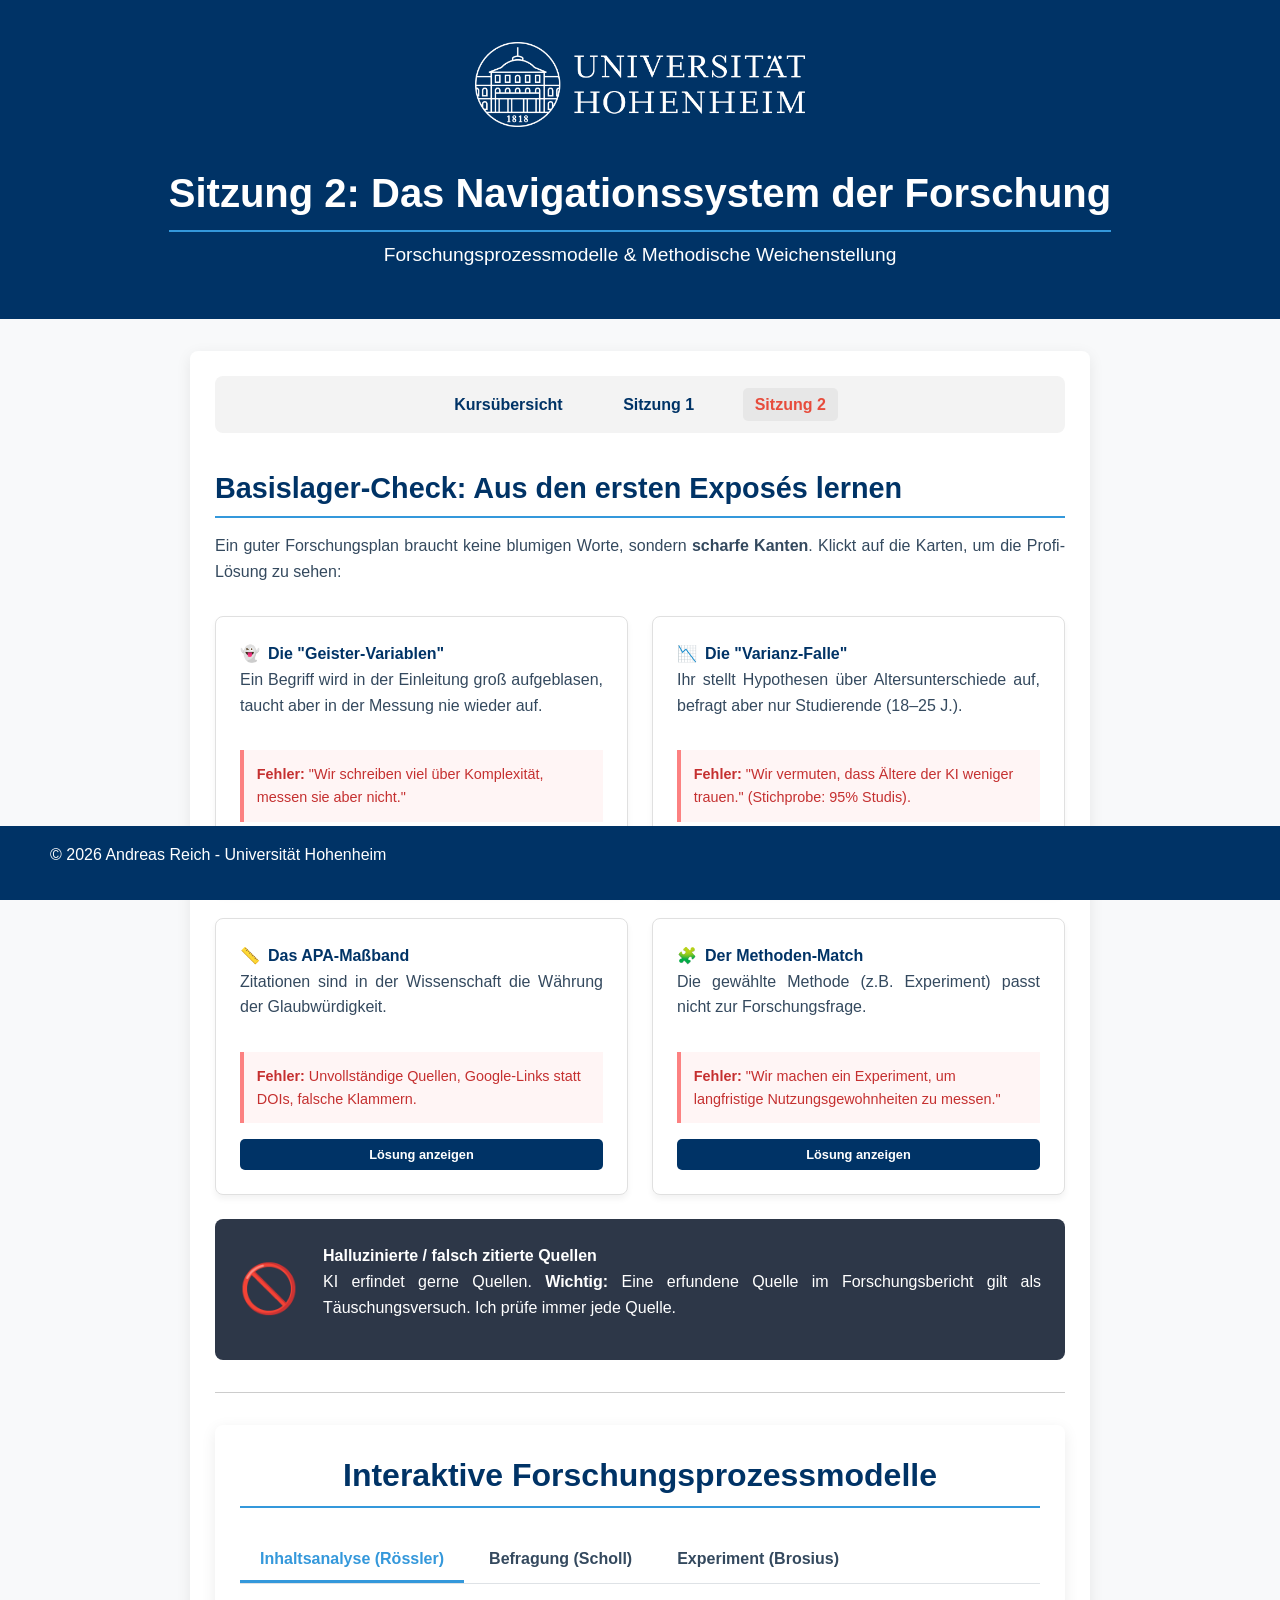
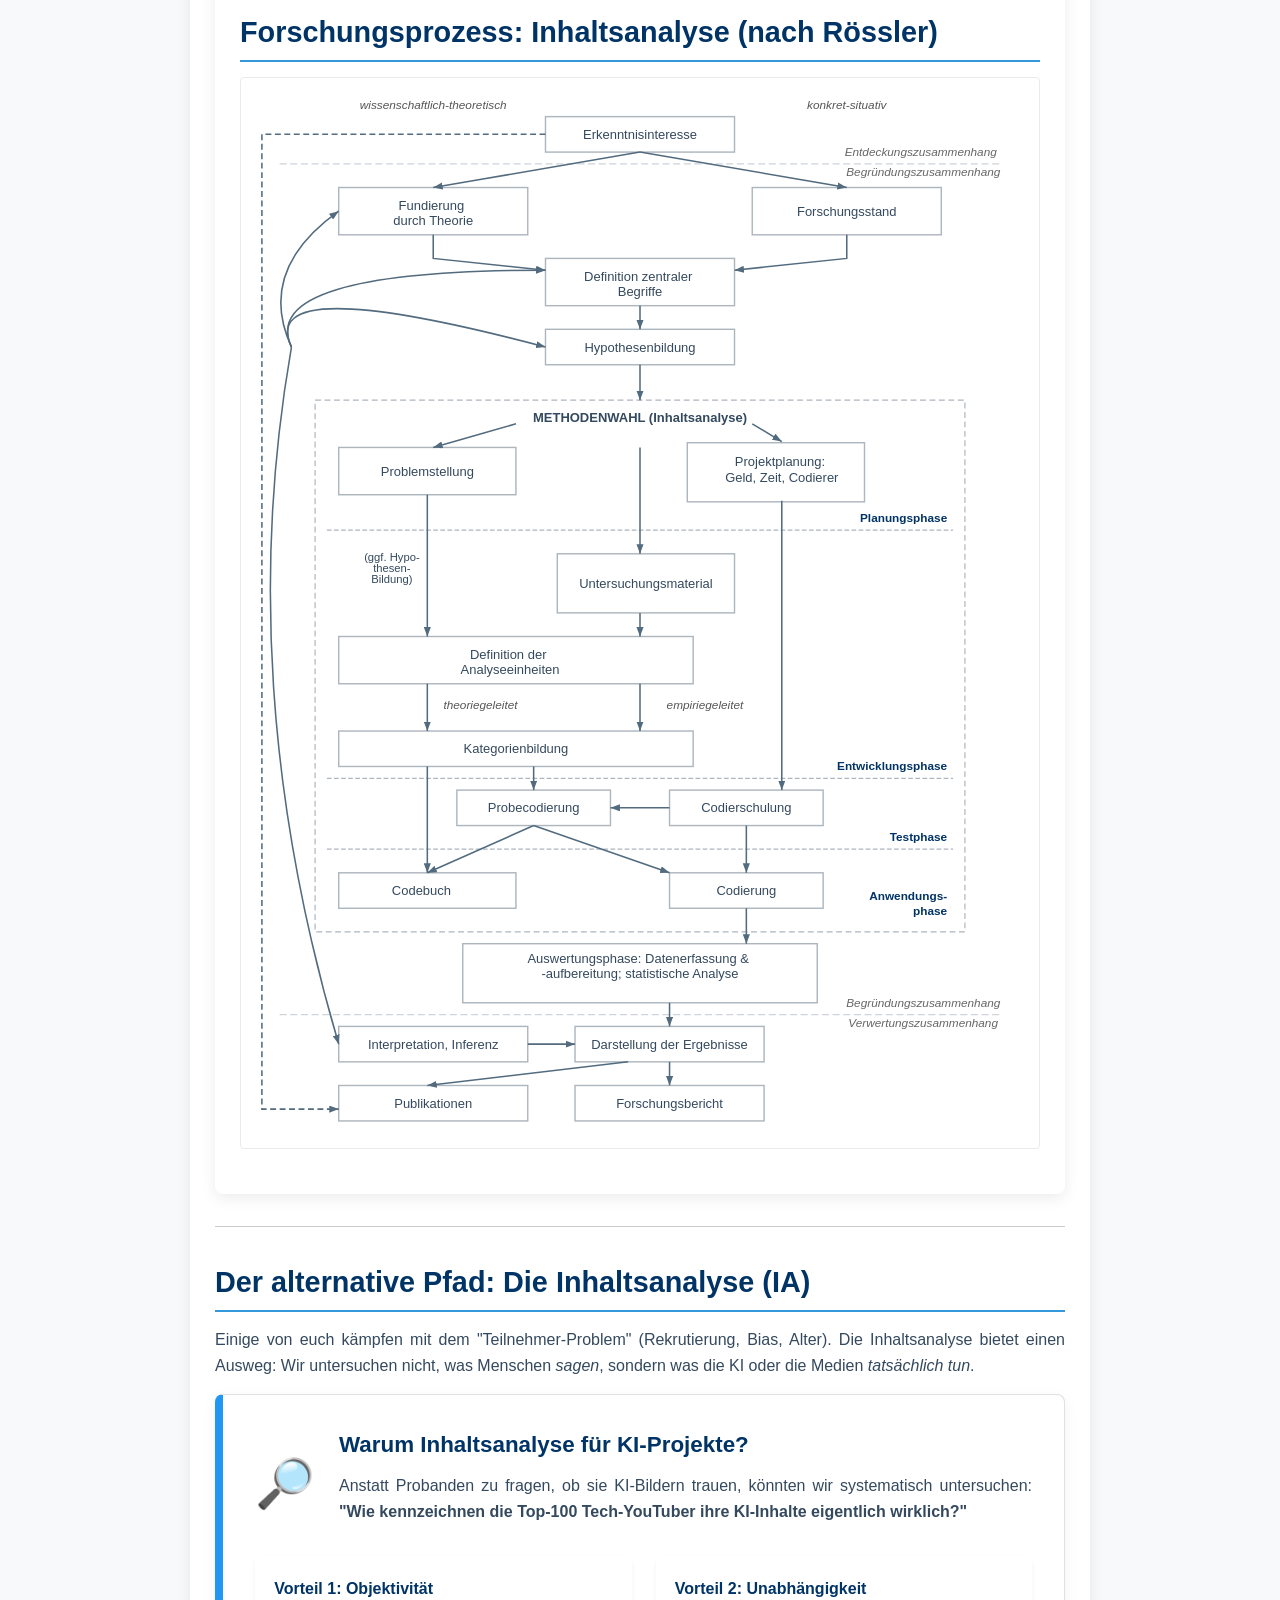
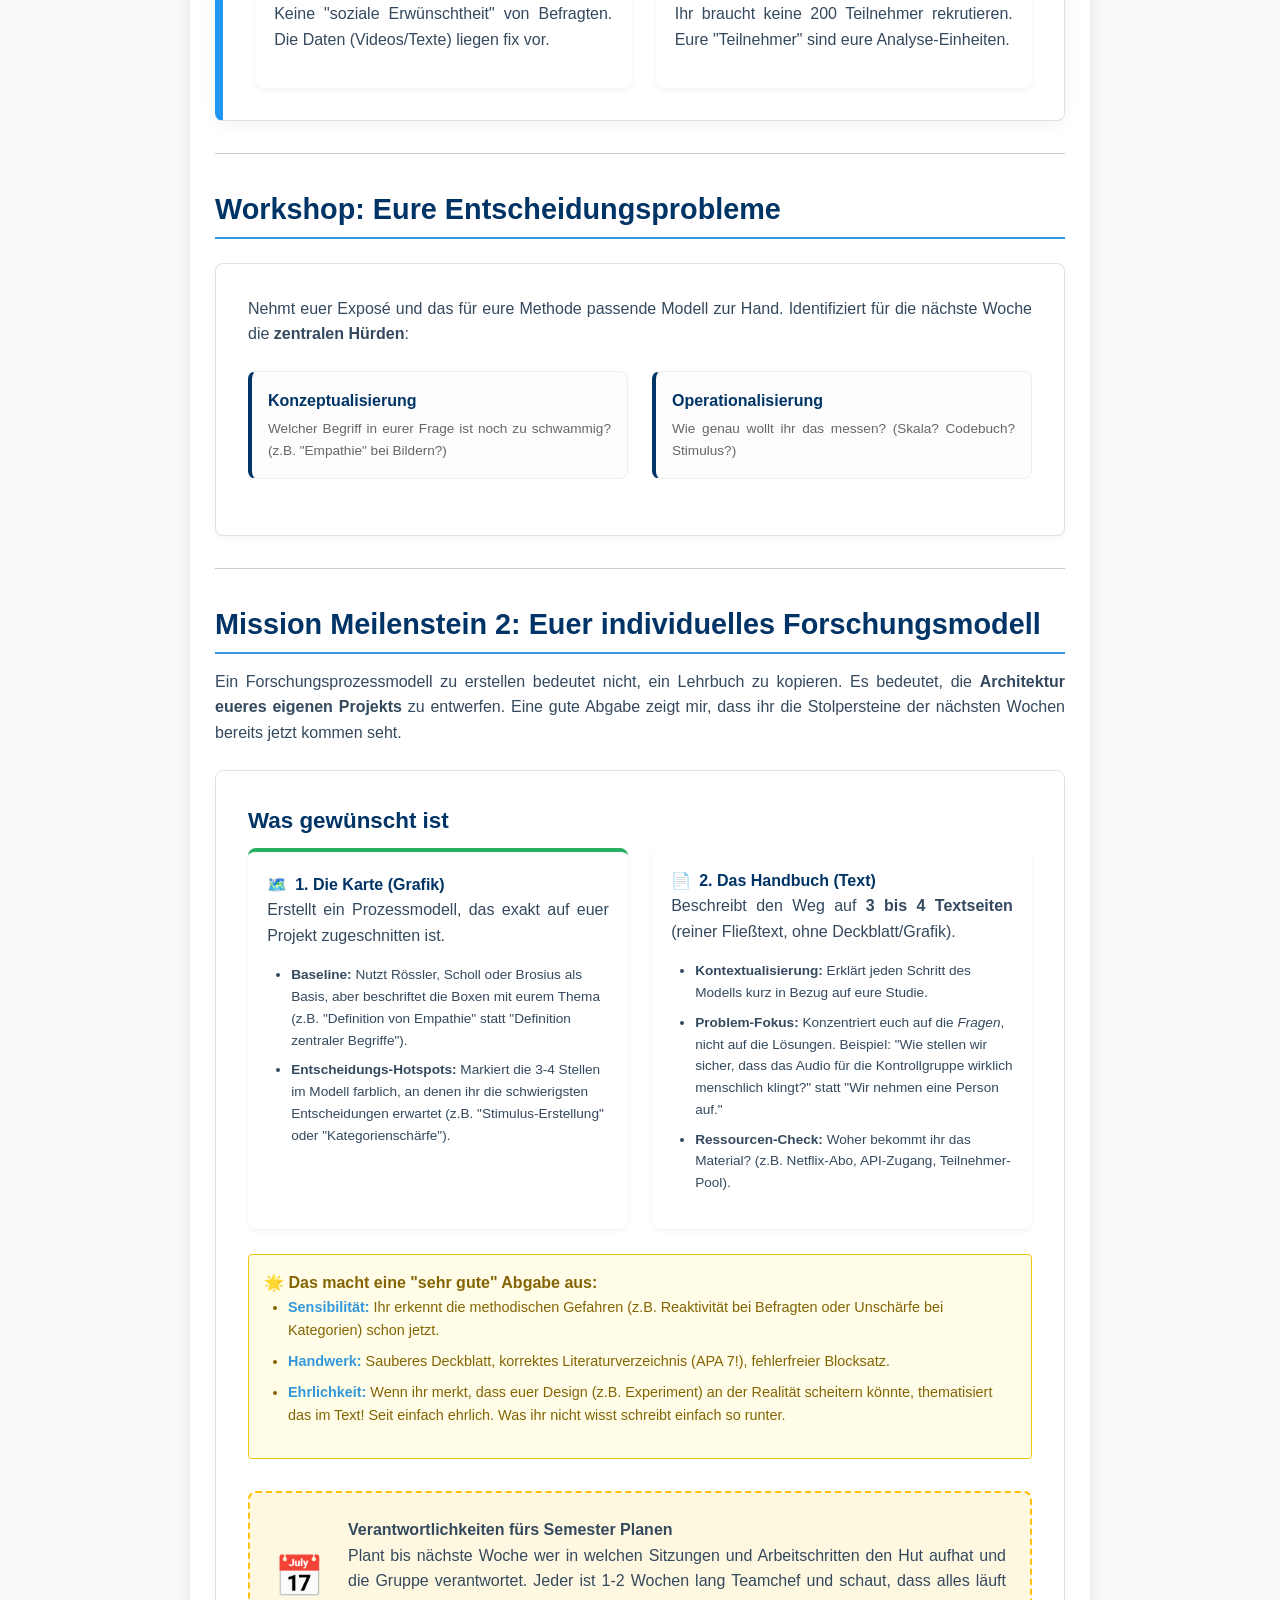
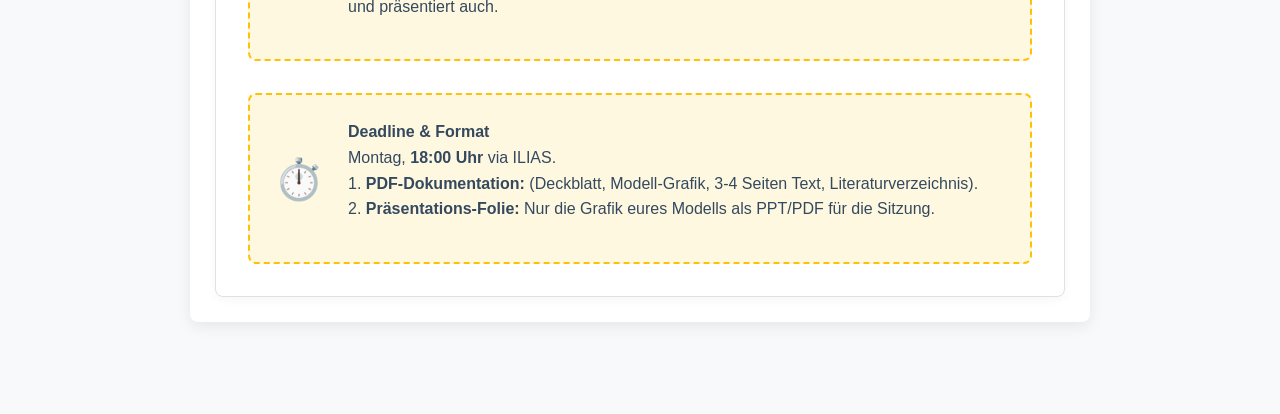
<file: session2.html>
<!DOCTYPE html>
<html lang="de">

<head>
    <meta charset="UTF-8">
    <meta name="viewport" content="width=device-width, initial-scale=1.0">
    <meta name="author" content="Andreas Reich">
    <title>Sitzung 2: Forschungsprozesse & Weichenstellung – Methodenprojekt C</title>
    <link rel="stylesheet" href="style.css">
    <link rel="stylesheet" href="session1.css"> <!-- Wir nutzen die Expedition-Styles weiter -->
    <link rel="stylesheet" href="session2.css"> <!-- Wir nutzen die Expedition-Styles weiter -->

    <style>
        :root {
            --primary-color: #003366;
            /* Dark Blue */
            --secondary-color: #3498db;
            /* Bright Blue */
            --accent-color: #e74c3c;
            /* Red */
            --background-color: #f8f9fa;
            /* Very Light Gray */
            --text-color: #34495e;
            /* Dark Gray */
            --box-bg-color: #ffffff;
            /* White */
            --box-border-color: #adb5bd;
            /* Medium Gray */
            --highlight-color: #f1c40f;
            /* Yellow */
            --connector-color: #526b7e;
            /* Darker Gray-Blue */
            --font-family: 'Segoe UI', Tahoma, Geneva, Verdana, sans-serif;
            --svg-text-size: 11px;
            --svg-text-size-small: 9.5px;
            --svg-text-size-label: 10px;
        }

        body {
            font-family: var(--font-family);
            background-color: var(--background-color);
            color: var(--text-color);
            margin: 0;
            line-height: 1.6;
        }

        nav {
            background: rgb(243, 243, 243);
        }

        .container {
            max-width: 900px;

            background-color: var(--box-bg-color);
            padding: 25px;
            border-radius: 8px;
            box-shadow: 0 4px 15px rgba(0, 0, 0, 0.08);
        }

        h1,
        h2 {
            color: var(--primary-color);
            border-bottom: 2px solid var(--secondary-color);
            padding-bottom: 5px;
            margin-top: 0;
        }

        h1 {
            text-align: center;
            margin-bottom: 30px;
        }

        h2 {
            margin-top: 25px;
            margin-bottom: 15px;
        }

        h3 {
            color: var(--primary-color);
            margin-top: 0;
            margin-bottom: 10px;
        }

        /* Tabs */
        .tab-navigation {
            display: flex;
            border-bottom: 1px solid #dee2e6;
            /* Slightly lighter border */
            margin-bottom: 25px;
        }

        .tab-button {
            padding: 12px 20px;
            cursor: pointer;
            border: none;
            background-color: transparent;
            font-size: 1em;
            font-weight: 600;
            /* Slightly bolder */
            color: var(--text-color);
            border-bottom: 3px solid transparent;
            transition: all 0.3s ease;
            margin-right: 5px;
        }

        .tab-button:hover {
            background-color: rgba(52, 152, 219, 0.1);
            color: var(--secondary-color);
        }

        .tab-button.active {
            color: var(--secondary-color);
            border-bottom: 3px solid var(--secondary-color);
        }

        .tab-content {
            display: none;
        }

        .tab-content.active {
            display: block;
            animation: fadeIn 0.5s;
        }

        @keyframes fadeIn {
            from {
                opacity: 0;
            }

            to {
                opacity: 1;
            }
        }

        /* SVG Styles */
        .process-model-svg {
            width: 100%;
            height: auto;
            margin-bottom: 20px;
            border: 1px solid #e9ecef;
            /* Lighter border for SVG area */
            border-radius: 4px;
            padding: 15px;
            background-color: #ffffff;
            /* White background for clarity */
            display: block;
            /* Prevent extra space below */
            box-sizing: border-box;
        }

        .process-box {
            fill: var(--box-bg-color);
            stroke: var(--box-border-color);
            stroke-width: 1.2;
            cursor: pointer;
            transition: fill 0.2s ease, stroke 0.2s ease, stroke-width 0.2s ease;
        }

        .process-box.multi-part {
            /* Dashed border for multi-part boxes */
            stroke-dasharray: 5, 3;
            stroke-width: 1;
        }

        .process-box.dashed-border {
            /* Specific class for Brosius example */
            stroke-dasharray: 5, 3;
            stroke-width: 1;
            fill: none;
            /* Often used as just a container */
            pointer-events: none;
            /* Don't capture clicks on the container itself */
        }


        .process-box:hover {
            stroke: var(--secondary-color);
            stroke-width: 1.5;
        }

        .process-box.highlighted {
            stroke: var(--highlight-color);
            stroke-width: 2.5;
            fill: #fffadf;
            /* Light yellow fill */
        }

        .process-text {
            font-family: var(--font-family);
            font-size: var(--svg-text-size);
            fill: var(--text-color);
            text-anchor: middle;
            dominant-baseline: central;
            /* Better vertical centering */
            pointer-events: none;
            /* Allow line breaks using dy */
        }

        .process-text tspan {
            pointer-events: none;
        }

        .process-text.small {
            font-size: var(--svg-text-size-small);
        }

        .process-text.label {
            font-size: var(--svg-text-size-label);
            font-style: italic;
            fill: #555;
        }

        .process-text.phase-label {
            font-size: var(--svg-text-size-label);
            font-weight: bold;
            fill: var(--primary-color);
            text-anchor: end;
            /* Align to the right */
        }

        .process-text.context-label {
            font-family: var(--font-family);
            font-size: var(--svg-text-size-label);
            font-style: italic;
            fill: #666;
            text-anchor: end;
        }

        .process-text.rotated {
            font-size: var(--svg-text-size-label);
            font-style: italic;
            fill: #666;
            text-anchor: middle;
        }


        .arrow {
            stroke: var(--connector-color);
            stroke-width: 1.3;
            fill: none;
        }

        .arrow-head {
            fill: var(--connector-color);
            stroke: none;
            /* No border on arrowhead */
        }

        .phase-line {
            stroke: var(--box-border-color);
            stroke-width: 1;
            stroke-dasharray: 4, 2;
        }

        .context-separator {
            stroke: #ced4da;
            /* Lighter gray for context lines */
            stroke-width: 1;
            stroke-dasharray: 6, 3;
        }


        /* Interaction Feedback Area */
        .interaction-feedback {
            margin-top: 25px;
            padding: 15px;
            background-color: #e9f5ff;
            /* Light blue background */
            border: 1px solid #bde0fe;
            /* Blue border */
            border-radius: 4px;
            min-height: 50px;
            /* Ensure it's visible even when empty */
            display: none;
            /* Hide initially */
        }

        .interaction-feedback p {
            margin: 0;
            color: var(--primary-color);
        }

        .interaction-feedback strong {
            color: var(--secondary-color);
            font-weight: 600;
        }

        .tooltip {
            position: absolute;
            background-color: rgba(44, 62, 80, 0.9);
            /* Dark blue, slightly transparent */
            color: #ffffff;
            padding: 8px 12px;
            border-radius: 4px;
            font-size: 0.85em;
            max-width: 250px;
            text-align: center;
            z-index: 1000;
            pointer-events: none;
            /* Tooltip itself shouldn't be clickable */
            opacity: 0;
            transition: opacity 0.2s ease-in-out;
            box-shadow: 0 2px 5px rgba(0, 0, 0, 0.2);
        }

        .tooltip.visible {
            opacity: 1;
        }

        /* Optional: Triangle pointer for the tooltip */
        .tooltip::after {
            content: "";
            position: absolute;
            top: 100%;
            /* At the bottom of the tooltip */
            left: 50%;
            margin-left: -5px;
            border-width: 5px;
            border-style: solid;
            border-color: rgba(44, 62, 80, 0.9) transparent transparent transparent;
        }

        .toggle-help-button {
            display: inline-block;
            /* Allows margin */
            margin-top: 20px;
            margin-bottom: 10px;
            padding: 8px 15px;
            background-color: var(--secondary-color);
            color: white;
            border: none;
            border-radius: 4px;
            cursor: pointer;
            font-size: 0.9em;
            font-weight: 500;
            transition: background-color 0.2s ease;
        }

        .toggle-help-button:hover {
            background-color: #2980b9;
            /* Darker blue */
        }

        .specific-help-content {
            margin-top: 10px;
            padding: 15px;
            background-color: #fdfdff;
            /* Very light background */
            border: 1px solid #e0e0ff;
            /* Light blue/purple border */
            border-radius: 4px;
            display: none;
            /* Initially hidden */
            animation: fade 0.5s;
            /* Reuse existing fade-in */
        }

        .specific-help-content h4 {
            color: var(--primary-color);
            margin-top: 0;
            margin-bottom: 8px;
            border-bottom: 1px solid #ddd;
            padding-bottom: 4px;
        }

        .specific-help-content p {
            margin-bottom: 12px;
            font-size: 0.95em;
        }

        .specific-help-content strong {
            color: var(--secondary-color);
            font-weight: 600;
        }

        .specific-help-content ul {
            margin-top: 5px;
            margin-bottom: 12px;
            padding-left: 25px;
        }

        .specific-help-content li {
            margin-bottom: 5px;
        }
    </style>

</head>

<body>

    <header>
        <a href="https://www.uni-hohenheim.de" target="_blank">
            <img src="uni-logo-de_hoh_weiss.png" alt="Universität Hohenheim Logo" class="uni-logo">
        </a>
        <h1>Sitzung 2: Das Navigationssystem der Forschung</h1>
        <p class="subtitle">Forschungsprozessmodelle & Methodische Weichenstellung</p>
    </header>

    <div class="container">
        <nav>
            <ul>
                <li><a href="index.html">Kursübersicht</a></li>
                <li><a href="session1.html">Sitzung 1</a></li>
                <li><a href="session2.html" class="active">Sitzung 2</a></li>
                <!-- <li><a href="session3.html">Sitzung 3</a></li> -->
            </ul>
        </nav>

        <main>
            <!-- 1. STATUS BOARD: Wo stehen wir? -->
            <section id="status-board">
                <h2>Basislager-Check: Aus den ersten Exposés lernen</h2>
                <p>Ein guter Forschungsplan braucht keine blumigen Worte, sondern <strong>scharfe Kanten</strong>.
                    Klickt auf die Karten, um die Profi-Lösung zu sehen:</p>

                <div class="audit-grid">
                    <!-- Karte 1 -->
                    <div class="audit-card">
                        <h4><span>👻</span> Die "Geister-Variablen"</h4>
                        <p>Ein Begriff wird in der Einleitung groß aufgeblasen, taucht aber in der Messung nie wieder
                            auf.</p>
                        <div class="audit-issue"><strong>Fehler:</strong> "Wir schreiben viel über Komplexität, messen
                            sie aber nicht."</div>
                        <div id="fix-1" class="audit-fix"><strong>Profi-Fix:</strong> Radikaler Fokus. Jedes Wort in der
                            Hypothese braucht eine Entsprechung im Datensatz.</div>
                        <button class="reveal-btn" onclick="revealFix('fix-1', this)">Lösung anzeigen</button>
                    </div>

                    <!-- Karte 2 -->
                    <div class="audit-card">
                        <h4><span>📉</span> Die "Varianz-Falle"</h4>
                        <p>Ihr stellt Hypothesen über Altersunterschiede auf, befragt aber nur Studierende (18–25 J.).
                        </p>
                        <div class="audit-issue"><strong>Fehler:</strong> "Wir vermuten, dass Ältere der KI weniger
                            trauen." (Stichprobe: 95% Studis).</div>
                        <div id="fix-2" class="audit-fix"><strong>Profi-Fix:</strong> Keine Hypothese ohne Varianz.
                            Konzentriert euch auf Faktoren, die bei Studis variieren (z.B. Vorwissen).</div>
                        <button class="reveal-btn" onclick="revealFix('fix-2', this)">Lösung anzeigen</button>
                    </div>

                    <!-- Karte 3 -->
                    <div class="audit-card">
                        <h4><span>📏</span> Das APA-Maßband</h4>
                        <p>Zitationen sind in der Wissenschaft die Währung der Glaubwürdigkeit.</p>
                        <div class="audit-issue"><strong>Fehler:</strong> Unvollständige Quellen, Google-Links statt
                            DOIs, falsche Klammern.</div>
                        <div id="fix-3" class="audit-fix"><strong>Profi-Fix:</strong> Nutzt Zotero oder KI-Prüfung gegen
                            APA 7. Ein falsches Zitat wirkt wie ein Tippfehler auf der Visitenkarte.</div>
                        <button class="reveal-btn" onclick="revealFix('fix-3', this)">Lösung anzeigen</button>
                    </div>

                    <!-- Karte 4 -->
                    <div class="audit-card">
                        <h4><span>🧩</span> Der Methoden-Match</h4>
                        <p>Die gewählte Methode (z.B. Experiment) passt nicht zur Forschungsfrage.</p>
                        <div class="audit-issue"><strong>Fehler:</strong> "Wir machen ein Experiment, um langfristige
                            Nutzungsgewohnheiten zu messen."</div>
                        <div id="fix-4" class="audit-fix"><strong>Profi-Fix:</strong> Experimente messen
                            <strong>Reaktionen</strong>
                            auf Reize. Gewohnheiten misst man per Befragung oder Tagebuchstudie.
                        </div>
                        <button class="reveal-btn" onclick="revealFix('fix-4', this)">Lösung anzeigen</button>
                    </div>

                    <!-- Halluzinations-Warnung (Ganzbreit unter dem 2x2 Grid) -->
                    <div class="hallucination-warning">
                        <span>🚫</span>
                        <div>
                            <h4>Halluzinierte / falsch zitierte Quellen</h4>
                            <p>KI erfindet gerne Quellen. <strong>Wichtig:</strong> Eine erfundene Quelle im
                                Forschungsbericht gilt als Täuschungsversuch. Ich prüfe immer jede Quelle.</p>
                        </div>
                    </div>
                </div>
            </section>

            <hr>

            <!-- 2. DIE LANDKARTE: Forschungsprozessmodelle -->
            <div class="container">
                <h1>Interaktive Forschungsprozessmodelle</h1>

                <div class="tab-navigation">
                    <button class="tab-button active" data-tab="content-analysis">Inhaltsanalyse (Rössler)</button>
                    <button class="tab-button" data-tab="survey">Befragung (Scholl)</button>
                    <button class="tab-button" data-tab="experiment">Experiment (Brosius)</button>
                </div>

                <!-- Tab: Content Analysis (Rössler) -->
                <div id="tab-content-analysis" class="tab-content active">
                    <h2>Forschungsprozess: Inhaltsanalyse (nach Rössler)</h2>

                    <svg class="process-model-svg" id="roessler-svg" viewBox="0 0 650 880"
                        xmlns="http://www.w3.org/2000/svg">
                        <!-- Definitions -->
                        <defs>
                            <marker id="arrowhead-roessler" markerWidth="8" markerHeight="6" refX="8" refY="3"
                                orient="auto" markerUnits="userSpaceOnUse">
                                <path d="M0,0 L8,3 L0,6 Z" fill="var(--connector-color)" />
                            </marker>
                        </defs>

                        <!-- Context Separators -->
                        <line class="context-separator" x1="20" y1="60" x2="630" y2="60" />
                        <line class="context-separator" x1="20" y1="780" x2="630" y2="780" />

                        <!-- Context Labels -->
                        <text class="process-text context-label" x="627" y="50">Entdeckungszusammenhang</text>
                        <text class="process-text context-label" x="630" y="67">Begründungszusammenhang</text>
                        <!-- Adjusted Y -->
                        <text class="process-text context-label" x="630" y="770">Begründungszusammenhang</text>
                        <text class="process-text context-label" x="628" y="787">Verwertungszusammenhang</text>
                        <!-- Adjusted Y -->

                        <!-- Top Level Boxes -->
                        <rect id="roessler-erkenntnisinteresse" class="process-box" x="245" y="20" width="160"
                            height="30" />
                        <text class="process-text" x="325" y="35">Erkenntnisinteresse</text>
                        <text class="process-text label" x="150" y="10">wissenschaftlich-theoretisch</text>
                        <text class="process-text label" x="500" y="10">konkret-situativ</text>

                        <rect id="roessler-fundierung" class="process-box" x="70" y="80" width="160" height="40" />
                        <text class="process-text" x="150" y="100">
                            <tspan x="150" dy="-0.5em">Fundierung</tspan>
                            <tspan x="150" dy="1.2em">durch Theorie</tspan>
                        </text>

                        <rect id="roessler-forschungsstand" class="process-box" x="420" y="80" width="160"
                            height="40" />
                        <text class="process-text" x="500" y="100">Forschungsstand</text>

                        <rect id="roessler-begriffe" class="process-box" x="245" y="140" width="160" height="40" />
                        <text class="process-text" x="325" y="160">
                            <tspan x="325" dy="-0.5em">Definition zentraler</tspan>
                            <tspan x="325" dy="1.2em">Begriffe</tspan>
                        </text>

                        <rect id="roessler-hypothesen" class="process-box" x="245" y="200" width="160" height="30" />
                        <text class="process-text" x="325" y="215">Hypothesenbildung</text>

                        <!-- Methodenwahl Container -->
                        <rect class="process-box multi-part" x="50" y="260" width="550" height="450" />
                        <text class="process-text" x="325" y="275" font-weight="bold">METHODENWAHL
                            (Inhaltsanalyse)</text>

                        <!-- Inner Boxes & Phase Lines -->
                        <!-- Planungsphase -->
                        <rect id="roessler-problemstellung" class="process-box" x="70" y="300" width="150"
                            height="40" />
                        <text class="process-text" x="145" y="320">Problemstellung</text>
                        <rect id="roessler-projektplanung" class="process-box" x="365" y="296" width="150"
                            height="50" />
                        <text class="process-text" x="445" y="325">
                            <tspan x="445" dy="-1.2em">Projektplanung:</tspan>
                            <tspan x="445" dy="1.2em">Geld, Zeit, Codierer</tspan>
                        </text>
                        <line class="phase-line" x1="60" y1="370" x2="590" y2="370" />
                        <text class="process-text phase-label" x="585" y="360">Planungsphase</text>

                        <!-- Entwicklungsphase -->
                        <rect id="roessler-material" class="process-box" x="255" y="390" width="150" height="50" />
                        <text class="process-text" x="330" y="415">Untersuchungsmaterial</text>
                        <text class="process-text small" x="115" y="400" dy="-0.8em">(ggf. Hypo-</text>
                        <text class="process-text small" x="115" y="400" dy="0.2em">thesen-</text>
                        <text class="process-text small" x="115" y="400" dy="1.2em">Bildung)</text>
                        <rect id="roessler-analyseeinheiten" class="process-box" x="70" y="460" width="300"
                            height="40" />
                        <text class="process-text" x="150" y="480">
                            <tspan x="215" dy="-0.5em">Definition der</tspan>
                            <tspan x="215" dy="1.2em">Analyseeinheiten</tspan>
                        </text>
                        <line class="phase-line" x1="60" y1="580" x2="590" y2="580" />
                        <text class="process-text phase-label" x="585" y="570">Entwicklungsphase</text>

                        <!-- Testphase -->
                        <rect id="roessler-kategorien" class="process-box" x="70" y="540" width="300" height="30" />
                        <text class="process-text" x="220" y="555">Kategorienbildung</text>
                        <text class="process-text label" x="190" y="518">theoriegeleitet</text>
                        <text class="process-text label" x="380" y="518">empiriegeleitet</text>
                        <rect id="roessler-probecodierung" class="process-box" x="170" y="590" width="130"
                            height="30" />
                        <text class="process-text" x="235" y="605">Probecodierung</text>
                        <rect id="roessler-codierschulung" class="process-box" x="350" y="590" width="130"
                            height="30" />
                        <text class="process-text" x="415" y="605">Codierschulung</text>
                        <line class="phase-line" x1="60" y1="640" x2="590" y2="640" />
                        <text class="process-text phase-label" x="585" y="630">Testphase</text>

                        <!-- Anwendungsphase -->
                        <rect id="roessler-codebuch" class="process-box" x="70" y="660" width="150" height="30" />
                        <text class="process-text" x="140" y="675">Codebuch</text>
                        <rect id="roessler-codierung" class="process-box" x="350" y="660" width="130" height="30" />
                        <text class="process-text" x="415" y="675">Codierung</text>
                        <!-- No line needed here, it's the end of the Methodenwahl box -->
                        <text class="process-text phase-label" x="585" y="680">Anwendungs-</text>
                        <text class="process-text phase-label" x="585" y="692">phase</text>


                        <!-- Bottom Level Boxes -->
                        <rect id="roessler-auswertung" class="process-box" x="175" y="720" width="300" height="50" />
                        <!-- Below Methodenwahl -->
                        <text class="process-text" x="325" y="745">
                            <tspan x="325" dy="-1.2em">Auswertungsphase: Datenerfassung &</tspan>
                            <tspan x="325" dy="1.2em">-aufbereitung; statistische Analyse</tspan>
                        </text>

                        <rect id="roessler-interpretation" class="process-box" x="70" y="790" width="160" height="30" />
                        <text class="process-text" x="150" y="805">Interpretation, Inferenz</text>
                        <rect id="roessler-darstellung" class="process-box" x="270" y="790" width="160" height="30" />
                        <text class="process-text" x="350" y="805">Darstellung der Ergebnisse</text>

                        <rect id="roessler-publikation" class="process-box" x="70" y="840" width="160" height="30" />
                        <text class="process-text" x="150" y="855">Publikationen</text>
                        <rect id="roessler-forschungsbericht" class="process-box" x="270" y="840" width="160"
                            height="30" />
                        <text class="process-text" x="350" y="855">Forschungsbericht</text>

                        <!-- Arrows -->
                        <polyline class="arrow" points="220,280 150,300" marker-end="url(#arrowhead-roessler)" />
                        <!-- Methodenwahl -> Problem -->
                        <polyline class="arrow" points="420,280 445,295" marker-end="url(#arrowhead-roessler)" />
                        <!-- Methodenwahl -> Projektplanung -->
                        <polyline class="arrow" points="325,300 325,390" marker-end="url(#arrowhead-roessler)" />
                        <!-- Methodenwahl -> Material. -->

                        <polyline class="arrow" points="325,50 150,80" marker-end="url(#arrowhead-roessler)" />
                        <!-- Erkenntnis -> Fundierung -->
                        <polyline class="arrow" points="325,50 500,80" marker-end="url(#arrowhead-roessler)" />
                        <!-- Erkenntnis -> Forschungsstand -->
                        <polyline class="arrow" points="150,120 150,140 245,150"
                            marker-end="url(#arrowhead-roessler)" />
                        <!-- Fundierung -> Begriffe -->
                        <polyline class="arrow" points="500,120 500,140 405,150"
                            marker-end="url(#arrowhead-roessler)" />
                        <!-- Forschungsstand -> Begriffe -->
                        <polyline class="arrow" points="325,180 325,200" marker-end="url(#arrowhead-roessler)" />
                        <!-- Begriffe -> Hypothesen -->
                        <polyline class="arrow" points="325,230 325,260" marker-end="url(#arrowhead-roessler)" />
                        <!-- Hypothesen -> Methodenwahl -->

                        <!-- Arrows within Methodenwahl -->
                        <polyline class="arrow" points="145,340 145,460" marker-end="url(#arrowhead-roessler)" />
                        <!-- Problemst -> Analyseeinh -->
                        <polyline class="arrow" points="445,345 445,590" marker-end="url(#arrowhead-roessler)" />
                        <!-- Planung -> Codierschulung -->
                        <polyline class="arrow" points="325,440 325,460" marker-end="url(#arrowhead-roessler)" />
                        <!-- Material -> Analyseeinh. -->
                        <polyline class="arrow" points="325,500 325,540" marker-end="url(#arrowhead-roessler)" />
                        <!-- Analyseeinh -> Kategorien -->
                        <polyline class="arrow" points="145,500 145,540" marker-end="url(#arrowhead-roessler)" />
                        <!-- Analyseeinh -> Kategorien -->
                        <polyline class="arrow" points="235,570 235,590" marker-end="url(#arrowhead-roessler)" />
                        <!-- Kategorien -> Probecod. -->
                        <!-- <polyline class="arrow" points="325,570 325,590 415,590" marker-end="url(#arrowhead-roessler)" /> -->
                        <!-- Kategorien -> Codierschul. -->
                        <polyline class="arrow" points="145,570 145,660" marker-end="url(#arrowhead-roessler)" />
                        <!-- Kategorien -> Codebuch -->
                        <polyline class="arrow" points="235,620 145,660" marker-end="url(#arrowhead-roessler)" />
                        <!-- Probecod -> Codebuch -->
                        <polyline class="arrow" points="415,620 415,660" marker-end="url(#arrowhead-roessler)" />
                        <!-- Codierschul -> Codierung -->
                        <polyline class="arrow" points="350,605 300,605" marker-end="url(#arrowhead-roessler)" />
                        <!-- Codierschul -> Probecodierung -->
                        <polyline class="arrow" points="235,620 350,660" marker-end="url(#arrowhead-roessler)" />
                        <!-- Probecod -> Codierung -->

                        <!-- Arrows connecting Methodenwahl to Auswertung -->
                        <!-- <polyline class="arrow" points="145,690 145,720 175,730" marker-end="url(#arrowhead-roessler)" /> -->
                        <!-- Codebuch -> Auswertung -->
                        <polyline class="arrow" points="415,690 415,720" marker-end="url(#arrowhead-roessler)" />
                        <!-- Codierung -> Auswertung -->

                        <!-- Bottom Arrows -->
                        <!-- <polyline class="arrow" points="255,770 150,790" marker-end="url(#arrowhead-roessler)" /> -->
                        <!-- Auswertung -> Interpretation -->
                        <polyline class="arrow" points="350,770 350,790" marker-end="url(#arrowhead-roessler)" />
                        <!-- Auswertung -> Darstellung -->
                        <polyline class="arrow" points="230,805 270,805" marker-end="url(#arrowhead-roessler)" />
                        <!-- Interpretation -> Darstellung -->
                        <polyline class="arrow" points="350,820 350,840" marker-end="url(#arrowhead-roessler)" />
                        <!-- Darstellung -> Forschungsbericht -->
                        <polyline class="arrow" points="315,820 145,840" marker-end="url(#arrowhead-roessler)" />
                        <!-- Darstellung -> Publikationen -->
                        <!-- <polyline class="arrow" points="150,820 270,845" marker-end="url(#arrowhead-roessler)" /> -->
                        <!-- Interpretation -> Forschungsbericht -->

                        <!-- Feedback Loops (Curved) -->
                        <path class="arrow" d="M 30 215 Q 0 150 70 100" fill="none"
                            marker-end="url(#arrowhead-roessler)" />
                        <!-- Hypothesen -> Fundierung -->
                        <path class="arrow" d="M 30 215 Q 0 150 245,150" fill="none"
                            marker-end="url(#arrowhead-roessler)" />
                        <!-- Hypothesen -> Definition -->
                        <path class="arrow" d="M 30 215 Q 0 150 245,215" fill="none"
                            marker-end="url(#arrowhead-roessler)" />
                        <!-- Hypothesen -> Hypothesen -->
                        <path class="arrow" d="M 30 215 Q -20 500 70 805" fill="none"
                            marker-end="url(#arrowhead-roessler)" />
                        <!-- Hypothesen -> Interpretation -->
                        <!-- <path class="arrow" d="M 60 415 Q 40 300 245 215" fill="none" marker-end="url(#arrowhead-roessler)" /> -->
                        <!-- Material -> Hypothesen -->

                        <!-- Dashed Arrow: Erkenntnisinteresse -> Publikationen -->
                        <polyline class="arrow" points="245,35 5,35 5,860 70,860" stroke-dasharray="5, 3" fill="none"
                            marker-end="url(#arrowhead-roessler)" />

                    </svg>

                    <div class="interaction-feedback" id="roessler-feedback">
                        <p><strong id="roessler-feedback-title"></strong> <span id="roessler-feedback-text"></span></p>
                    </div>

                </div>

                <!-- Tab: Survey (Scholl) -->
                <div id="tab-survey" class="tab-content">
                    <h2>Forschungsprozess: Standardisierte Untersuchung (Befragung nach Scholl)</h2>

                    <svg class="process-model-svg" id="scholl-svg" viewBox="0 0 600 780"
                        xmlns="http://www.w3.org/2000/svg">
                        <!-- Definitions -->
                        <defs>
                            <marker id="arrowhead-scholl" markerWidth="8" markerHeight="6" refX="8" refY="3"
                                orient="auto" markerUnits="userSpaceOnUse">
                                <path d="M0,0 L8,3 L0,6 Z" fill="var(--connector-color)" />
                            </marker>
                            <!-- No start marker needed for loops 1 & 2 -->
                        </defs>

                        <!-- BOX POSITIONS & SIZES - Achieving Symmetry -->
                        <!-- Central Axis around x=300 -->
                        <!-- Box Widths (adjust as needed for text, keep symmetrical ones same) -->
                        <!-- Example: Konzept/Grundg = 180, Methode/Auswahl = 180, Operation/Auswahl = 180 -->
                        <!-- Standard Box Height: 40 or 50/60 for multi-line -->

                        <rect id="scholl-fragestellung" class="process-box" x="200" y="20" width="200" height="40" />
                        <rect id="scholl-konzeptualisierung" class="process-box" x="200" y="100" width="200"
                            height="60" />

                        <!-- Level 1 Symmetry -->
                        <rect id="scholl-methode" class="process-box" x="80" y="200" width="180" height="50" />
                        <rect id="scholl-grundgesamtheit" class="process-box" x="340" y="200" width="180" height="40" />
                        <!-- Aligned with Methode -->

                        <!-- Level 2 Symmetry -->
                        <rect id="scholl-operationalisierung" class="process-box" x="80" y="290" width="180"
                            height="50" />
                        <rect id="scholl-auswahl" class="process-box" x="340" y="290" width="180" height="50" />
                        <!-- Aligned with Operationalisierung -->


                        <rect id="scholl-pretest" class="process-box" x="250" y="380" width="100" height="30" />
                        <!-- Centered -->

                        <rect id="scholl-hauptuntersuchung" class="process-box" x="200" y="450" width="200"
                            height="40" />
                        <rect id="scholl-aufbereitung" class="process-box" x="200" y="530" width="200" height="50" />
                        <rect id="scholl-auswertung" class="process-box" x="200" y="620" width="200" height="50" />
                        <rect id="scholl-datenpraesentation" class="process-box" x="200" y="710" width="200"
                            height="30" />


                        <!-- TEXT POSITIONS -->
                        <text class="process-text" x="300" y="40">
                            <tspan x="300" dy="-0.5em">Fragestellung/</tspan>
                            <tspan x="300" dy="1.2em">Problemformulierung</tspan>
                        </text>
                        <text class="process-text" x="300" y="130">
                            <tspan x="300" dy="-1.2em">Konzeptualisierung</tspan>
                            <tspan x="300" dy="1.2em" class="small">(eventuell mit Hypothesen</tspan>
                            <tspan x="300" dy="1.2em" class="small">oder Theorie)</tspan>
                        </text>
                        <text class="process-text" x="170" y="225"> <!-- Text for Methode -->
                            <tspan x="170" dy="-0.5em">Wahl der Methode</tspan>
                            <tspan x="170" dy="1.2em" class="small">(hier: Befragung)</tspan>
                        </text>
                        <text class="process-text" x="430" y="220">Definition der Grundgesamtheit</text>
                        <!-- Text for Grundgesamtheit -->

                        <text class="process-text" x="170" y="315"> <!-- Text for Operationalisierung -->
                            <tspan x="170" dy="-0.5em">Operationalisierung</tspan>
                            <tspan x="170" dy="1.2em" class="small">(hier: Fragebogen)</tspan>
                        </text>
                        <text class="process-text" x="430" y="307"> <!-- Text for Auswahl -->
                            <tspan x="430" dy="-0.5em">Auswahl der</tspan>
                            <tspan x="430" dy="1.2em">Untersuchungsfälle</tspan>
                            <tspan x="430" dy="1.2em" class="small">(hier: Befragte)</tspan>
                        </text>

                        <text class="process-text" x="300" y="395">Pretest</text>
                        <text class="process-text" x="300" y="470">
                            <tspan x="300" dy="-0.5em">Hauptuntersuchung</tspan>
                            <tspan x="300" dy="1.2em" class="small">(Datenerhebung)</tspan>
                        </text>
                        <text class="process-text" x="300" y="555">
                            <tspan x="300" dy="-1.2em">Datenaufbereitung</tspan>
                            <tspan x="300" dy="1.2em" class="small">(Datenerfassung und</tspan>
                            <tspan x="300" dy="1.2em" class="small">Datenbereinigung)</tspan>
                        </text>
                        <text class="process-text" x="300" y="645">
                            <tspan x="300" dy="-0.5em">Datenauswertung</tspan>
                            <tspan x="300" dy="1.2em" class="small">(inklusive Datenmodifikation)</tspan>
                        </text>
                        <text class="process-text" x="300" y="725">Datenpräsentation</text>


                        <!-- ARROWS - Corrected Paths -->
                        <polyline class="arrow" points="300,60 300,100" marker-end="url(#arrowhead-scholl)" />
                        <!-- Frage -> Konzeptualisierung -->

                        <polyline class="arrow" points="300,160 170,200" marker-end="url(#arrowhead-scholl)" />
                        <!-- Konzept -> Methode -->
                        <polyline class="arrow" points="300,160 430,200" marker-end="url(#arrowhead-scholl)" />
                        <!-- Konzept -> Grundgesamtheit -->

                        <polyline class="arrow" points="430,240 430,290" marker-end="url(#arrowhead-scholl)" />
                        <!-- Grundges -> Auswahl -->
                        <polyline class="arrow" points="170,250 170,290" marker-end="url(#arrowhead-scholl)" />
                        <!-- Methode -> Operation. -->

                        <polyline class="arrow" points="430,340 430,370 350,395" marker-end="url(#arrowhead-scholl)" />
                        <!-- Auswahl -> Pretest -->
                        <polyline class="arrow" points="170,340 170,370 250,395" marker-end="url(#arrowhead-scholl)" />
                        <!-- Operation. -> Pretest -->

                        <polyline class="arrow" points="300,410 300,450" marker-end="url(#arrowhead-scholl)" />
                        <!-- Pretest -> Hauptuntersuchung -->
                        <polyline class="arrow" points="300,490 300,530" marker-end="url(#arrowhead-scholl)" />
                        <!-- Hauptuntersuchung -> Aufbereitung -->
                        <polyline class="arrow" points="300,580 300,620" marker-end="url(#arrowhead-scholl)" />
                        <!-- Aufbereitung -> Auswertung -->
                        <polyline class="arrow" points="300,670 300,710" marker-end="url(#arrowhead-scholl)" />
                        <!-- Auswertung -> Datenpräsentation -->


                        <!-- FEEDBACK LOOPS (CURVED) - Corrected Direction & Markers -->

                        <!-- Loop (1): Datenauswertung -> Fragestellung -->
                        <path class="arrow" d="M 200,645 C -50,550 -20,100 200,40" stroke-width="1.5" fill="none"
                            marker-end="url(#arrowhead-scholl)" /> <!-- ONLY marker-end -->
                        <text class="process-text small" x="60" y="140">(1)</text>

                        <!-- Loop (2): Datenauswertung -> Konzeptualisierung -->
                        <path class="arrow" d="M 200,640 C 50,500 50,200 200,130" stroke-width="1.5" fill="none"
                            marker-end="url(#arrowhead-scholl)" /> <!-- ONLY marker-end -->
                        <text class="process-text small" x="130" y="170">(2)</text>

                        <!-- Loop (3): Pretest -> Operationalisierung -->
                        <path class="arrow" d="M 250,395 C 220,370 190,360 170,340" fill="none" stroke-width="1.5"
                            marker-end="url(#arrowhead-scholl)" /> <!-- ONLY marker-end -->
                        <text class="process-text small" x="235" y="355">(3)</text>


                    </svg>

                    <div class="interaction-feedback" id="scholl-feedback">
                        <p><strong id="scholl-feedback-title"></strong> <span id="scholl-feedback-text"></span></p>
                    </div>

                    <!-- ENDE HILFE GRUPPE D - BEFRAGUNG -->
                </div>

                <!-- Tab: Experiment (Brosius) -->
                <div id="tab-experiment" class="tab-content">
                    <h2>Forschungsprozess: Experiment (nach Brosius et al.)</h2>

                    <svg class="process-model-svg" id="brosius-svg" viewBox="0 0 500 780"
                        xmlns="http://www.w3.org/2000/svg">
                        <!-- Definitions -->
                        <defs>
                            <marker id="arrowhead-brosius" markerWidth="8" markerHeight="6" refX="8" refY="3"
                                orient="auto" markerUnits="userSpaceOnUse">
                                <path d="M0,0 L8,3 L0,6 Z" fill="var(--connector-color)" />
                            </marker>
                            <marker id="arrowhead-brosius-start" markerWidth="8" markerHeight="6" refX="0" refY="3"
                                orient="auto" markerUnits="userSpaceOnUse">
                                <path d="M8,0 L0,3 L8,6 Z" fill="var(--connector-color)" />
                            </marker>
                        </defs>

                        <!-- Context Separators -->
                        <line class="context-separator" x1="20" y1="145" x2="480" y2="145" />
                        <line class="context-separator" x1="20" y1="720" x2="480" y2="720" />

                        <!-- Context Labels -->
                        <text class="process-text context-label" x="480" y="120">Entdeckungs-</text>
                        <text class="process-text context-label" x="480" y="133">zusammenhang</text>
                        <text class="process-text context-label" x="480" y="675">Begründungs-</text>
                        <text class="process-text context-label" x="480" y="688">zusammenhang</text>
                        <text class="process-text context-label" x="480" y="760">Verwertungs-</text>
                        <text class="process-text context-label" x="480" y="773">zusammenhang</text>

                        <!-- Side Label & Arrow -->
                        <line class="arrow" x1="80" y1="45" x2="80" y2="695" stroke-width="1.5" />
                        <text class="process-text rotated" x="65" y="370" transform="rotate(-90, 65, 370)">Lösung des
                            sozialen
                            Problems</text>

                        <!-- Small connector lines from vertical arrow -->
                        <line class="arrow" x1="80" y1="45" x2="100" y2="45" stroke-width="1"
                            marker-end="url(#arrowhead-brosius)" /> <!-- To Phänomen -->
                        <line class="arrow" x1="80" y1="200" x2="160" y2="200" stroke-width="1"
                            marker-end="url(#arrowhead-brosius)" /> <!-- To Fundierung -->
                        <line class="arrow" x1="80" y1="355" x2="160" y2="355" stroke-width="1"
                            marker-end="url(#arrowhead-brosius)" /> <!-- To Hypothesenbildung -->
                        <line class="arrow" x1="80" y1="695" x2="160" y2="695" stroke-width="1" />
                        <!-- To Ergebnisdarstellung -->


                        <!-- Boxes -->
                        <rect id="brosius-phaenomen" class="process-box" x="100" y="20" width="140" height="50" />
                        <text class="process-text" x="170" y="45">
                            <tspan x="170" dy="-0.5em">Phänomen aus</tspan>
                            <tspan x="170" dy="1.2em">sozialer Realität</tspan>
                        </text>

                        <rect id="brosius-auftrag" class="process-box" x="260" y="20" width="140" height="50" />
                        <text class="process-text" x="330" y="45">
                            <tspan x="330" dy="-0.5em">Auftrag: kommerziell,</tspan>
                            <tspan x="330" dy="1.2em">selbstgestellt</tspan>
                        </text>

                        <rect id="brosius-fragestellung" class="process-box" x="160" y="90" width="180" height="40" />
                        <text class="process-text" x="250" y="110">
                            <tspan x="250" dy="-0.5em">wissenschaftliche</tspan>
                            <tspan x="250" dy="1.2em">Fragestellung</tspan>
                        </text>

                        <rect id="brosius-fundierung" class="process-box" x="160" y="160" width="180" height="80" />
                        <text class="process-text small" x="250" y="200">
                            <tspan x="250" dy="-2.4em">Fundierung der</tspan>
                            <tspan x="250" dy="1.2em">Fragestellung durch</tspan>
                            <tspan x="250" dy="1.2em">geeignete Theorie,</tspan>
                            <tspan x="250" dy="1.2em">Darstellung des For-</tspan> <!-- Avoided manual hyphen -->
                            <tspan x="250" dy="1.2em">schungsgegenstandes</tspan>
                        </text>

                        <rect id="brosius-begriffe" class="process-box" x="160" y="270" width="180" height="40" />
                        <text class="process-text" x="250" y="290">
                            <tspan x="250" dy="-0.5em">Definition der</tspan>
                            <tspan x="250" dy="1.2em">zentralen Begriffe</tspan>
                        </text>

                        <rect id="brosius-hypothesen" class="process-box" x="160" y="340" width="180" height="30" />
                        <text class="process-text" x="250" y="355">Hypothesenbildung</text>

                        <!-- Konzeption Box with Dashed Border -->
                        <g>
                            <rect id="brosius-konzeption" class="process-box" x="160" y="400" width="180" height="70" />
                            <text class="process-text small" x="250" y="435">
                                <tspan x="250" dy="-2.4em" style="font-size: var(--svg-text-size); font-weight:bold;">
                                    Konzeption
                                    der</tspan>
                                <tspan x="250" dy="1.2em" style="font-size: var(--svg-text-size); font-weight:bold;">
                                    Untersuchung:</tspan>
                                <tspan x="250" dy="1.4em">Wahl der Methode</tspan>
                                <tspan x="250" dy="1.2em">Wahl der Messung</tspan>
                                <tspan x="250" dy="1.2em">Wahl der Untersuchungsanlage</tspan>
                            </text>
                            <!-- Dashed border *around* the konzeption box -->
                            <rect class="process-box dashed-border" x="155" y="395" width="190" height="80" />
                        </g>


                        <rect id="brosius-indikatoren" class="process-box" x="160" y="500" width="180" height="30" />
                        <text class="process-text" x="250" y="515">Indikatorenbildung</text>

                        <rect id="brosius-datenerhebung" class="process-box" x="160" y="560" width="180" height="30" />
                        <text class="process-text" x="250" y="575">Datenerhebung</text>

                        <rect id="brosius-datenanalyse" class="process-box" x="160" y="620" width="180" height="30" />
                        <text class="process-text" x="250" y="635">Datenanalyse</text>

                        <rect id="brosius-ergebnisdarstellung" class="process-box" x="160" y="680" width="180"
                            height="30" />
                        <text class="process-text" x="250" y="695">Ergebnisdarstellung</text>

                        <rect id="brosius-bericht" class="process-box" x="160" y="730" width="180" height="30" />
                        <text class="process-text" x="250" y="745">Bericht, Publikation</text>

                        <!-- Arrows -->
                        <polyline class="arrow" points="170,70 170, 90" marker-end="url(#arrowhead-brosius)" />
                        <!-- Phänomen -> Frage -->
                        <polyline class="arrow" points="330,70 330, 90" marker-end="url(#arrowhead-brosius)" />
                        <!-- Auftrag -> Frage -->
                        <polyline class="arrow" points="250,130 250,160" marker-end="url(#arrowhead-brosius)" />
                        <!-- Frage -> Fundierung -->
                        <polyline class="arrow" points="250,240 250,270" marker-end="url(#arrowhead-brosius)" />
                        <!-- Fundierung -> Begriffe -->
                        <polyline class="arrow" points="250,310 250,340" marker-end="url(#arrowhead-brosius)" />
                        <!-- Begriffe -> Hypothesen -->
                        <polyline class="arrow" points="250,370 250,400" marker-end="url(#arrowhead-brosius)" />
                        <!-- Hypothesen -> Konzeption -->
                        <polyline class="arrow" points="250,470 250,500" marker-end="url(#arrowhead-brosius)" />
                        <!-- Konzeption -> Indikatoren -->
                        <polyline class="arrow" points="250,530 250,560" marker-end="url(#arrowhead-brosius)" />
                        <!-- Indikatoren -> Datenerhebung -->
                        <polyline class="arrow" points="250,590 250,620" marker-end="url(#arrowhead-brosius)" />
                        <!-- Datenerhebung -> Datenanalyse -->
                        <polyline class="arrow" points="250,650 250,680" marker-end="url(#arrowhead-brosius)" />
                        <!-- Datenanalyse -> Ergebnisdarst. -->
                        <polyline class="arrow" points="250,710 250,730" marker-end="url(#arrowhead-brosius)" />
                        <!-- Ergebnisdarst. -> Bericht -->

                        <!-- Feedback Loop (Curved) - Revised based on original B&W image -->
                        <!-- Starts after Hypothesenbildung, goes back up to Fundierung -->
                        <!-- <path class="arrow" d="M 160 360 C 120 300, 120 250, 160 200" fill="none"
                    marker-end="url(#arrowhead-brosius)" stroke-width="1.5" /> -->

                    </svg>

                    <div class="interaction-feedback" id="brosius-feedback">
                        <p><strong id="brosius-feedback-title"></strong> <span id="brosius-feedback-text"></span></p>
                    </div>

                </div>
            </div>

            <hr>

            <!-- 3. FOCUS: DIE INHALTSANALYSE (Für das strategische Lenken) -->
            <section id="content-analysis-deepdive">
                <h2>Der alternative Pfad: Die Inhaltsanalyse (IA)</h2>
                <p>Einige von euch kämpfen mit dem "Teilnehmer-Problem" (Rekrutierung, Bias, Alter). Die Inhaltsanalyse
                    bietet einen Ausweg: Wir untersuchen nicht, was Menschen <em>sagen</em>, sondern was die KI oder die
                    Medien <em>tatsächlich tun</em>.</p>

                <div class="method-path-card ia-path" style="display: block; width: 100%;">
                    <div style="display: flex; gap: 1.5rem; align-items: center;">
                        <span style="font-size: 3rem;">🔎</span>
                        <div>
                            <h3>Warum Inhaltsanalyse für KI-Projekte?</h3>
                            <p>Anstatt Probanden zu fragen, ob sie KI-Bildern trauen, könnten wir systematisch
                                untersuchen: <strong>"Wie kennzeichnen die Top-100 Tech-YouTuber ihre KI-Inhalte
                                    eigentlich wirklich?"</strong></p>
                        </div>
                    </div>
                    <div class="ai-grid" style="margin-top: 1rem;">
                        <div class="ai-card">
                            <h4>Vorteil 1: Objektivität</h4>
                            <p>Keine "soziale Erwünschtheit" von Befragten. Die Daten (Videos/Texte) liegen fix vor.</p>
                        </div>
                        <div class="ai-card">
                            <h4>Vorteil 2: Unabhängigkeit</h4>
                            <p>Ihr braucht keine 200 Teilnehmer rekrutieren. Eure "Teilnehmer" sind eure
                                Analyse-Einheiten.</p>
                        </div>
                    </div>
                </div>
            </section>

            <hr>

            <!-- 4. WORKSHOP: Mapping the Decision Problems -->
            <section id="workshop-decision">
                <h2>Workshop: Eure Entscheidungsprobleme</h2>
                <div class="expose-guide">
                    <p>Nehmt euer Exposé und das für eure Methode passende Modell zur Hand. Identifiziert für die
                        nächste Woche die
                        <strong>zentralen Hürden</strong>:
                    </p>
                    <ul class="expose-checklist">
                        <li class="checklist-card">
                            <strong>Konzeptualisierung</strong>
                            <p>Welcher Begriff in eurer Frage ist noch zu schwammig? (z.B. "Empathie" bei Bildern?)</p>
                        </li>
                        <li class="checklist-card">
                            <strong>Operationalisierung</strong>
                            <p>Wie genau wollt ihr das messen? (Skala? Codebuch? Stimulus?)</p>
                        </li>
                    </ul>
                </div>
            </section>

            <hr>

            <!-- 5. HAUSAUFGABE -->
            <section id="homework">
                <h2>Mission Meilenstein 2: Euer individuelles Forschungsmodell</h2>
                <p>Ein Forschungsprozessmodell zu erstellen bedeutet nicht, ein Lehrbuch zu kopieren. Es bedeutet, die
                    <strong>Architektur eueres eigenen Projekts</strong> zu entwerfen. Eine gute Abgabe zeigt mir, dass
                    ihr die Stolpersteine der nächsten Wochen bereits jetzt kommen seht.</p>

                <div class="expose-guide">
                    <h3>Was gewünscht ist</h3>

                    <div class="ai-grid">
                        <!-- Teil 1: Die Visualisierung -->
                        <div class="ai-card boost-card">
                            <h4><span>🗺️</span> 1. Die Karte (Grafik)</h4>
                            <p>Erstellt ein Prozessmodell, das exakt auf euer Projekt zugeschnitten ist.</p>
                            <ul style="font-size: 0.85rem; margin-top: 0.5rem;">
                                <li><strong>Baseline:</strong> Nutzt Rössler, Scholl oder Brosius als Basis, aber
                                    beschriftet die Boxen mit eurem Thema (z.B. "Definition von Empathie" statt
                                    "Definition zentraler Begriffe").</li>
                                <li><strong>Entscheidungs-Hotspots:</strong> Markiert die 3-4 Stellen im Modell
                                    farblich, an denen ihr die schwierigsten Entscheidungen erwartet (z.B.
                                    "Stimulus-Erstellung" oder "Kategorienschärfe").</li>
                            </ul>
                        </div>

                        <!-- Teil 2: Das Handbuch -->
                        <div class="ai-card">
                            <h4><span>📄</span> 2. Das Handbuch (Text)</h4>
                            <p>Beschreibt den Weg auf <strong>3 bis 4 Textseiten</strong> (reiner Fließtext, ohne
                                Deckblatt/Grafik).</p>
                            <ul style="font-size: 0.85rem; margin-top: 0.5rem;">
                                <li><strong>Kontextualisierung:</strong> Erklärt jeden Schritt des Modells kurz in Bezug
                                    auf eure Studie.</li>
                                <li><strong>Problem-Fokus:</strong> Konzentriert euch auf die <em>Fragen</em>, nicht auf
                                    die Lösungen. Beispiel: "Wie stellen wir sicher, dass das Audio für die
                                    Kontrollgruppe wirklich menschlich klingt?" statt "Wir nehmen eine Person auf."</li>
                                <li><strong>Ressourcen-Check:</strong> Woher bekommt ihr das Material? (z.B.
                                    Netflix-Abo, API-Zugang, Teilnehmer-Pool).</li>
                            </ul>
                        </div>
                    </div>

                    <!-- Erfolgsfaktoren / Grading Criteria -->
                    <div class="interaction-feedback"
                        style="display: block; background: #fffde7; border-color: #f1c40f;">
                        <h4 style="color: #856404; margin-top: 0;">🌟 Das macht eine "sehr gute" Abgabe aus:</h4>
                        <ul style="font-size: 0.9rem; color: #856404;">
                            <li><strong>Sensibilität:</strong> Ihr erkennt die methodischen Gefahren (z.B. Reaktivität
                                bei Befragten oder Unschärfe bei Kategorien) schon jetzt.</li>
                            <li><strong>Handwerk:</strong> Sauberes Deckblatt, korrektes Literaturverzeichnis (APA 7!),
                                fehlerfreier Blocksatz.</li>
                            <li><strong>Ehrlichkeit:</strong> Wenn ihr merkt, dass euer Design (z.B. Experiment) an der
                                Realität scheitern könnte, thematisiert das im Text! Seit einfach ehrlich. Was ihr nicht wisst schreibt einfach so runter.</li>
                        </ul>
                    </div>

                    <div class="less-is-more">
                        <div class="icon">📅</div>
                        <div>
                            <strong>Verantwortlichkeiten fürs Semester Planen</strong>
                            <p>Plant bis nächste Woche wer in welchen Sitzungen und Arbeitschritten den Hut aufhat und die Gruppe verantwortet. Jeder ist 1-2 Wochen lang Teamchef und schaut, dass alles läuft und präsentiert auch.
                            </p>
                        </div>
                    </div>

                    <div class="less-is-more">
                        <div class="icon">⏱️</div>
                        <div>
                            <strong>Deadline & Format</strong>
                            <p>Montag, <strong>18:00 Uhr</strong> via ILIAS.
                                <br>1. <strong>PDF-Dokumentation:</strong> (Deckblatt, Modell-Grafik, 3-4 Seiten Text,
                                Literaturverzeichnis).
                                <br>2. <strong>Präsentations-Folie:</strong> Nur die Grafik eures Modells als PPT/PDF
                                für die Sitzung.
                            </p>
                        </div>
                    </div>
                </div>
            </section>
        </main>
    </div>

    <footer>
        <p>© 2026 Andreas Reich - Universität Hohenheim</p>
    </footer>

    <script>
        /**
         * Schaltet die Sichtbarkeit der Profi-Lösung in den Audit-Karten um
         * @param {string} id - Die ID des anzuzeigenden Elements
         * @param {HTMLElement} btn - Der geklickte Button
         */
        function revealFix(id, btn) {
            const fixElement = document.getElementById(id);
            if (fixElement) {
                fixElement.classList.add('show');
                // Animation für den Button (optional)
                btn.style.opacity = '0';
                setTimeout(() => {
                    btn.style.display = 'none';
                }, 300);
            }
        }
    </script>

    <script>
        const tabs = document.querySelectorAll('.tab-button');
        const tabContents = document.querySelectorAll('.tab-content');
        const svgs = {
            'content-analysis': document.getElementById('roessler-svg'),
            'survey': document.getElementById('scholl-svg'),
            'experiment': document.getElementById('brosius-svg')
        };
        let currentTooltip = null;
        let activeBox = null;

        // --- General Explanations (Remain the same) ---
        const generalExplanations = {
            // Rössler (Content Analysis) - Keep all entries
            'roessler-erkenntnisinteresse': "Ausgangspunkt jeder Forschung. Was soll warum untersucht werden? Kann theoretisch motiviert (Wissenslücke schließen) oder praktisch (konkretes Problem lösen) sein.",
            'roessler-fundierung': "Einordnung der Fragestellung in bestehende Theorien. Welche theoretischen Konzepte sind relevant?",
            'roessler-forschungsstand': "Sichtung und Darstellung bisheriger Forschung zum Thema. Was ist bereits bekannt, wo gibt es Lücken?",
            'roessler-begriffe': "Klare Definition der zentralen Konzepte, die in der Untersuchung verwendet werden.",
            'roessler-hypothesen': "Formulierung von überprüfbaren Annahmen über Zusammenhänge, basierend auf Theorie und Forschungsstand. In der qualitativen Inhaltsanalyse oft offener formuliert oder erst im Prozess generiert.",
            'roessler-methodenwahl': "Entscheidung für die Inhaltsanalyse als Methode und Planung der spezifischen Vorgehensweise.",
            'roessler-problemstellung': "Konkretisierung der Forschungsfrage für die Inhaltsanalyse.",
            'roessler-projektplanung': "Organisation der Analyse: Ressourcen (Geld, Zeit), Personal (Codierer), Zeitplan.",
            'roessler-material': "Auswahl und Beschaffung des zu analysierenden Materials (Texte, Bilder, Videos etc.). Ggf. Anpassung/Bildung von Hypothesen basierend auf erstem Materialkontakt.",
            'roessler-analyseeinheiten': "Festlegung, was genau die Einheiten sind, die codiert werden (z.B. Artikel, Szene, Tweet, Satz).",
            'roessler-kategorien': "Entwicklung des Kategoriensystems zur Erfassung der relevanten Merkmale. Kann deduktiv (theoriegeleitet) oder induktiv (empiriegeleitet) erfolgen.",
            'roessler-probecodierung': "Test des Kategoriensystems an einem kleinen Teil des Materials, um Verständlichkeit und Anwendbarkeit zu prüfen.",
            'roessler-codierschulung': "Training der Codierer, um eine einheitliche Anwendung des Kategoriensystems sicherzustellen.",
            'roessler-codebuch': "Finale Version des Kategoriensystems mit genauen Definitionen, Beispielen und Codieranweisungen.",
            'roessler-codierung': "Systematische Anwendung des Codebuchs auf das gesamte Untersuchungsmaterial.",
            'roessler-auswertung': "Dateneingabe, -aufbereitung und statistische Analyse der codierten Daten (bei quantitativer IA) oder qualitative Interpretation (bei qualitativer IA).",
            'roessler-interpretation': "Deutung der Ergebnisse im Lichte der Forschungsfrage, Hypothesen und Theorie.",
            'roessler-darstellung': "Aufbereitung und Präsentation der Ergebnisse (Tabellen, Grafiken, Berichte).",
            'roessler-publikation': "Veröffentlichung der Ergebnisse in wissenschaftlichen Journalen, Büchern etc.",
            'roessler-forschungsbericht': "Umfassende Dokumentation des gesamten Forschungsprozesses und der Ergebnisse.",

            // Scholl (Survey) - Keep all entries
            'scholl-fragestellung': "Die klare Formulierung des Forschungsproblems oder der Frage, die beantwortet werden soll.",
            'scholl-konzeptualisierung': "Definition der theoretischen Konzepte und ggf. Ableitung von Hypothesen oder Bezug zu einer Theorie.",
            'scholl-methode': "Auswahl der Befragung als Methode (z.B. online, telefonisch, persönlich).",
            'scholl-operationalisierung': "Übersetzung der theoretischen Konzepte in messbare Fragen (Erstellung des Fragebogens).",
            'scholl-grundgesamtheit': "Definition der Population, über die eine Aussage getroffen werden soll.",
            'scholl-auswahl': "Auswahl der Stichprobe (Teilnehmende) aus der Grundgesamtheit (z.B. Zufallsstichprobe, Quotenstichprobe).",
            'scholl-pretest': "Test des Fragebogens mit einer kleinen Gruppe, um Verständlichkeit, Länge und technische Funktion zu prüfen.",
            'scholl-hauptuntersuchung': "Durchführung der eigentlichen Befragung mit der ausgewählten Stichprobe (Datenerhebung).",
            'scholl-aufbereitung': "Eingabe der Daten in eine Datenbank, Prüfung auf Fehler und Bereinigung des Datensatzes.",
            'scholl-auswertung': "Statistische Analyse der erhobenen Daten zur Beantwortung der Forschungsfrage und Überprüfung der Hypothesen.",
            'scholl-datenpraesentation': "Darstellung und Veröffentlichung der Ergebnisse.",

            // Brosius (Experiment) - Keep all entries
            'brosius-phaenomen': "Beobachtung eines Phänomens in der Realität oder einer Wissenslücke, die untersucht werden soll.",
            'brosius-auftrag': "Der Anlass der Forschung kann ein externer Auftrag oder eigenes wissenschaftliches Interesse sein.",
            'brosius-fragestellung': "Präzise Formulierung der wissenschaftlichen Frage, oft nach einem Ursache-Wirkungs-Zusammenhang.",
            'brosius-fundierung': "Theoretische Einbettung der Fragestellung, Begründung der Relevanz, Darstellung des Forschungsstands.",
            'brosius-begriffe': "Klare Definition aller relevanten Konstrukte und Variablen (unabhängige, abhängige, Kontrollvariablen).",
            'brosius-hypothesen': "Formulierung spezifischer, testbarer Kausalhypothesen (Wenn X, dann Y).",
            'brosius-konzeption': "Detaillierte Planung des Experiments: Wahl des Designs (z.B. Between-Subjects, Within-Subjects), Festlegung der Manipulation (UV), Wahl der Messinstrumente (AV), Wahl der Untersuchungsanlage.",
            'brosius-indikatoren': "Konkrete Messvorschriften für die abhängigen Variablen (Operationalisierung der AV).",
            'brosius-datenerhebung': "Durchführung des Experiments unter kontrollierten Bedingungen, Messung der abhängigen Variablen.",
            'brosius-datenanalyse': "Statistische Auswertung der Daten, um den Effekt der Manipulation (UV) auf die Messung (AV) zu prüfen (z.B. T-Test, ANOVA).",
            'brosius-ergebnisdarstellung': "Zusammenfassung und Visualisierung der Ergebnisse.",
            'brosius-bericht': "Verfassen eines Forschungsberichts oder einer Publikation, die den Prozess und die Ergebnisse dokumentiert."
        };

        // --- Tooltip Functions ---
        function showTooltip(boxElement, text) {
            // Remove existing tooltip first
            hideTooltip();

            const tooltip = document.createElement('div');
            tooltip.className = 'tooltip';
            tooltip.innerHTML = text;
            document.body.appendChild(tooltip);
            currentTooltip = tooltip; // Store reference

            const boxRect = boxElement.getBoundingClientRect();
            const tooltipRect = tooltip.getBoundingClientRect();

            // Calculate position (above the box, centered)
            let top = boxRect.top + window.scrollY - tooltipRect.height - 10; // 10px spacing
            let left = boxRect.left + window.scrollX + (boxRect.width / 2) - (tooltipRect.width / 2);

            // Adjust if tooltip goes off-screen horizontally
            if (left < 0) left = 5;
            const rightEdge = left + tooltipRect.width;
            if (rightEdge > window.innerWidth) {
                left = window.innerWidth - tooltipRect.width - 5;
            }
            // Adjust if tooltip goes off-screen vertically (top)
            if (top < window.scrollY) { // If it goes above the viewport top
                top = boxRect.bottom + window.scrollY + 10; // Position below instead
                // Adjust pointer - this requires more complex CSS or JS to flip the triangle
                // For simplicity, we might omit the pointer flip for now.
            }


            tooltip.style.top = `${top}px`;
            tooltip.style.left = `${left}px`;

            // Make it visible after positioning
            requestAnimationFrame(() => {
                tooltip.classList.add('visible');
            });
        }

        function hideTooltip() {
            if (currentTooltip) {
                currentTooltip.remove();
                currentTooltip = null;
            }
        }

        // --- Event Listeners ---

        // Tab switching logic
        tabs.forEach(tab => {
            tab.addEventListener('click', () => {
                const targetTab = tab.getAttribute('data-tab');

                tabs.forEach(t => t.classList.remove('active'));
                tab.classList.add('active');

                tabContents.forEach(content => {
                    content.classList.remove('active');
                    if (content.id === `tab-${targetTab}`) {
                        content.classList.add('active');
                    }
                });
                // Reset highlighting and hide tooltip when switching tabs
                resetInteractionState();
            });
        });

        // Add click listeners to SVG boxes
        Object.keys(svgs).forEach(key => {
            const svg = svgs[key];
            if (svg) {
                const boxes = svg.querySelectorAll('.process-box:not(.dashed-border)');
                boxes.forEach(box => {
                    box.addEventListener('click', (event) => {
                        const clickedBox = event.target.closest('.process-box');
                        if (!clickedBox) return;
                        const stepId = clickedBox.id;
                        if (!stepId) return;

                        // --- Highlighting Logic ---
                        const currentlyHighlighted = svg.querySelector('.highlighted');

                        // If clicking the already active box, deactivate it
                        if (currentlyHighlighted === clickedBox) {
                            clickedBox.classList.remove('highlighted');
                            hideTooltip();
                            activeBox = null;
                        } else {
                            // Deactivate previous box (if any)
                            if (currentlyHighlighted) {
                                currentlyHighlighted.classList.remove('highlighted');
                            }
                            // Activate new box
                            clickedBox.classList.add('highlighted');
                            activeBox = clickedBox; // Store reference to active box

                            // --- Tooltip Logic ---
                            const description = generalExplanations[stepId] || "Keine Erklärung hinterlegt.";
                            showTooltip(clickedBox, description);
                        }
                    });
                });
            }
        });

        // Hide tooltip on scroll or resize for simplicity
        window.addEventListener('scroll', hideTooltip);
        window.addEventListener('resize', hideTooltip);


        // Function to reset highlighting and hide tooltips
        function resetInteractionState() {
            Object.keys(svgs).forEach(key => {
                const svg = svgs[key];
                if (svg) {
                    const highlighted = svg.querySelector('.highlighted');
                    if (highlighted) {
                        highlighted.classList.remove('highlighted');
                    }
                }
            });
            hideTooltip();
            activeBox = null;
        }

        // Initial setup: Ensure no highlights or tooltips are visible
        resetInteractionState();

        const helpToggleButtons = document.querySelectorAll('.toggle-help-button');

        helpToggleButtons.forEach(button => {
            button.addEventListener('click', () => {
                const helpContent = button.nextElementSibling; // Assumes the help div is right after the button
                if (helpContent && helpContent.classList.contains('specific-help-content')) {
                    const isHidden = helpContent.style.display === 'none' || helpContent.style.display === '';
                    helpContent.style.display = isHidden ? 'block' : 'none';
                    button.textContent = isHidden ? button.textContent.replace('anzeigen', 'verbergen') : button.textContent.replace('verbergen', 'anzeigen');
                } else {
                    console.error("Could not find the specific-help-content div next to the button:", button);
                }
            });
        });
    </script>

</body>

</html>
</file>
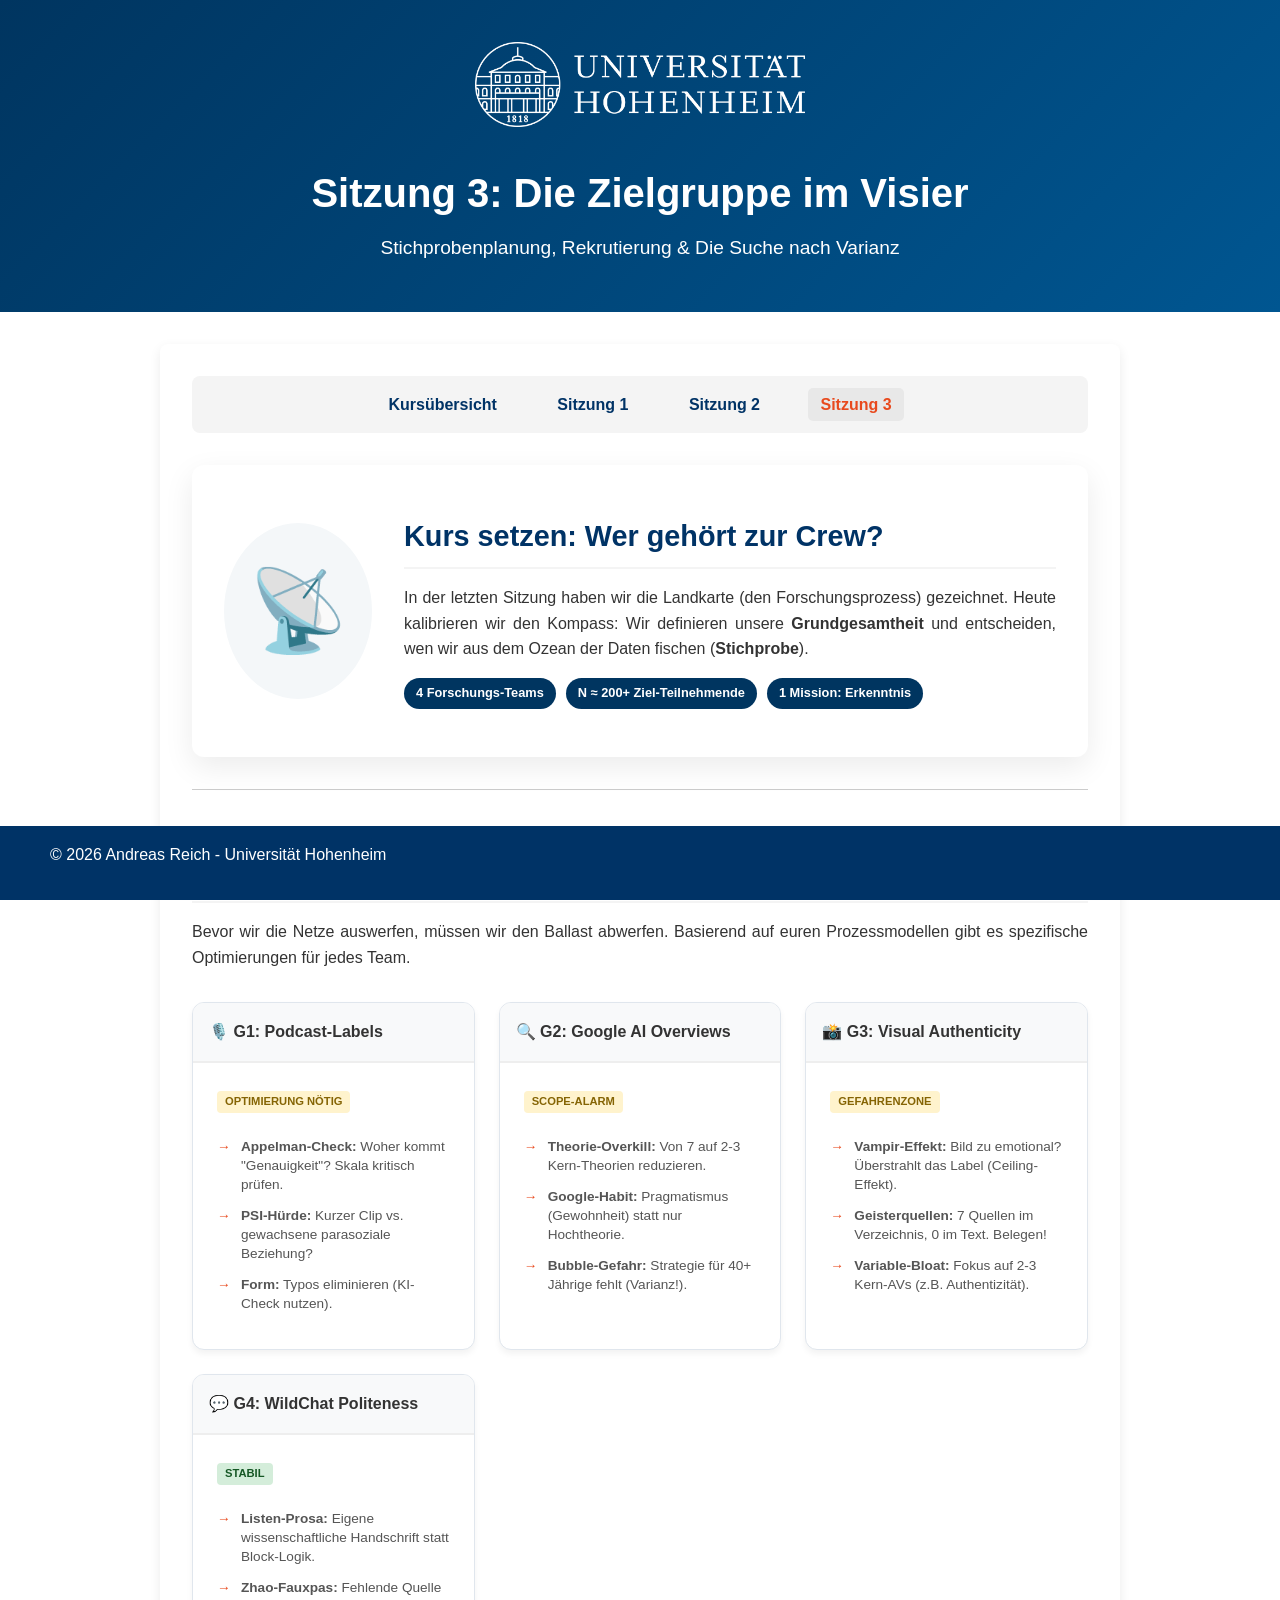
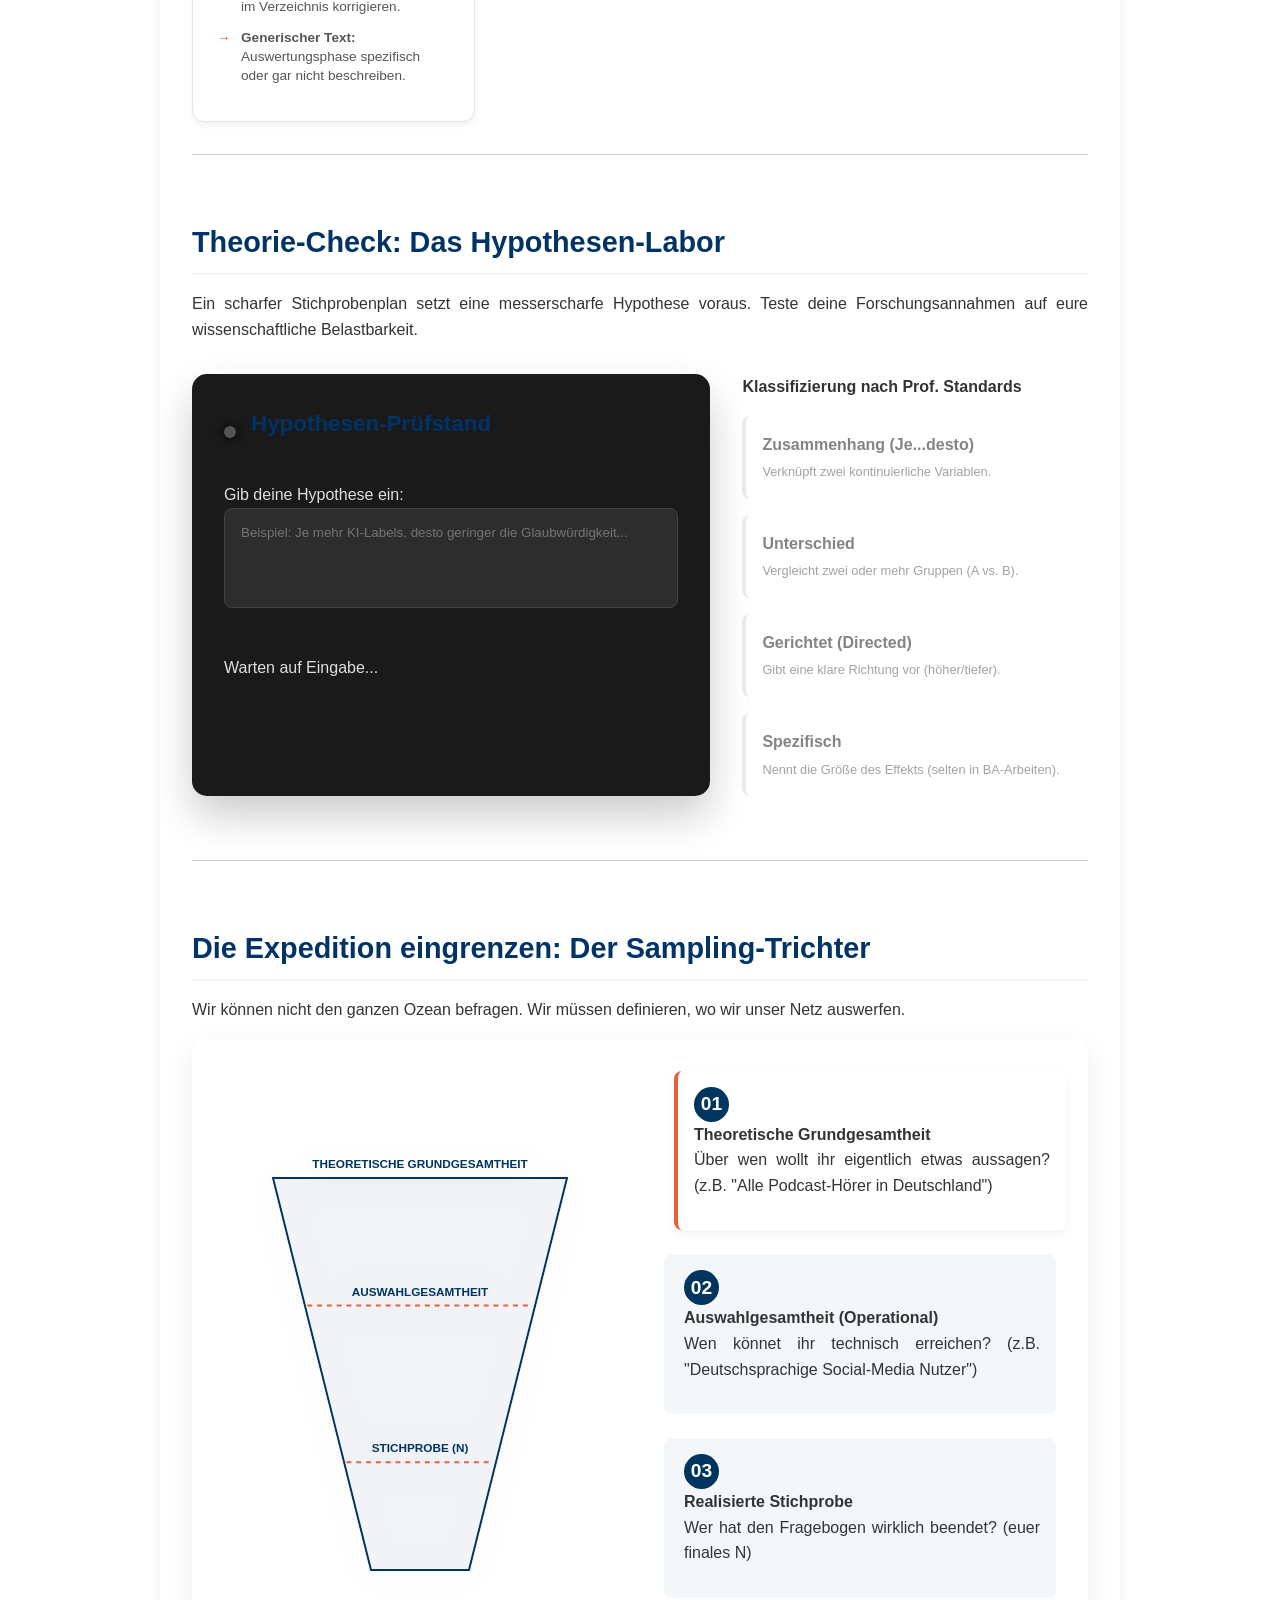
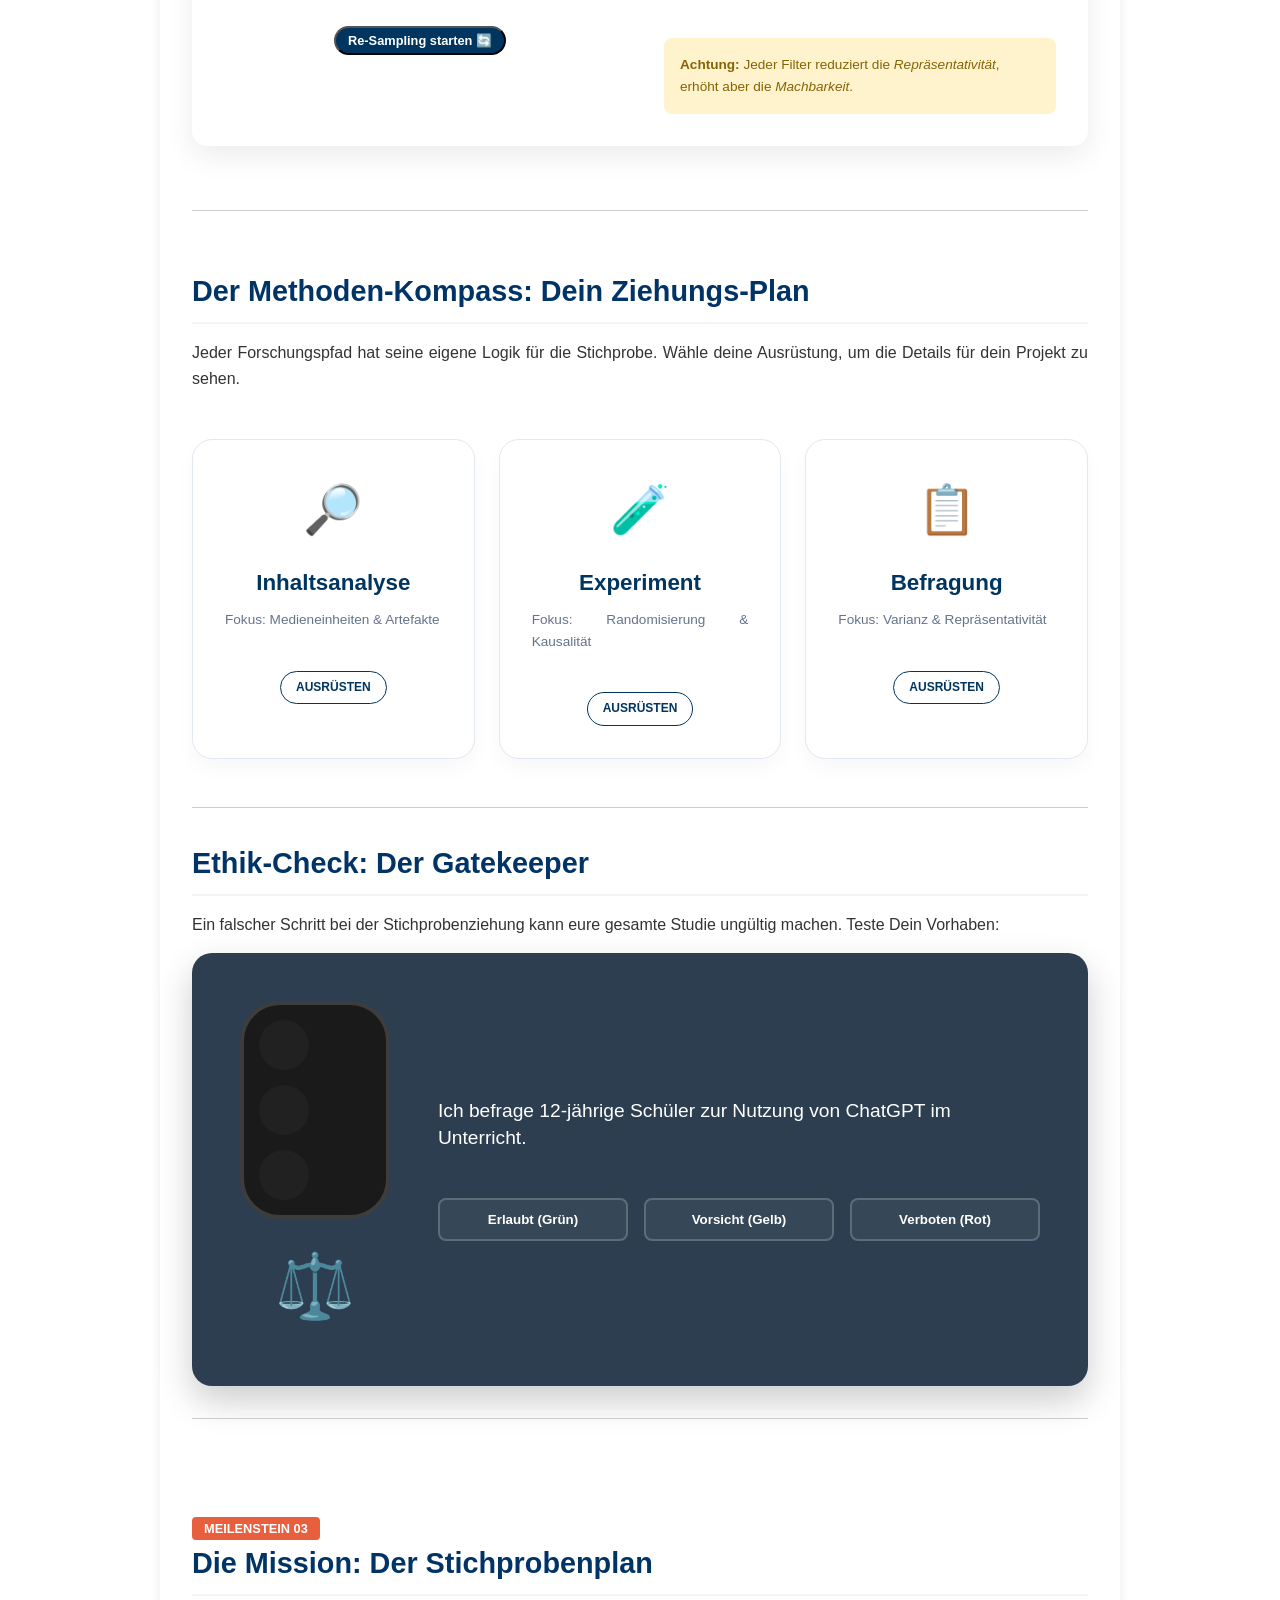
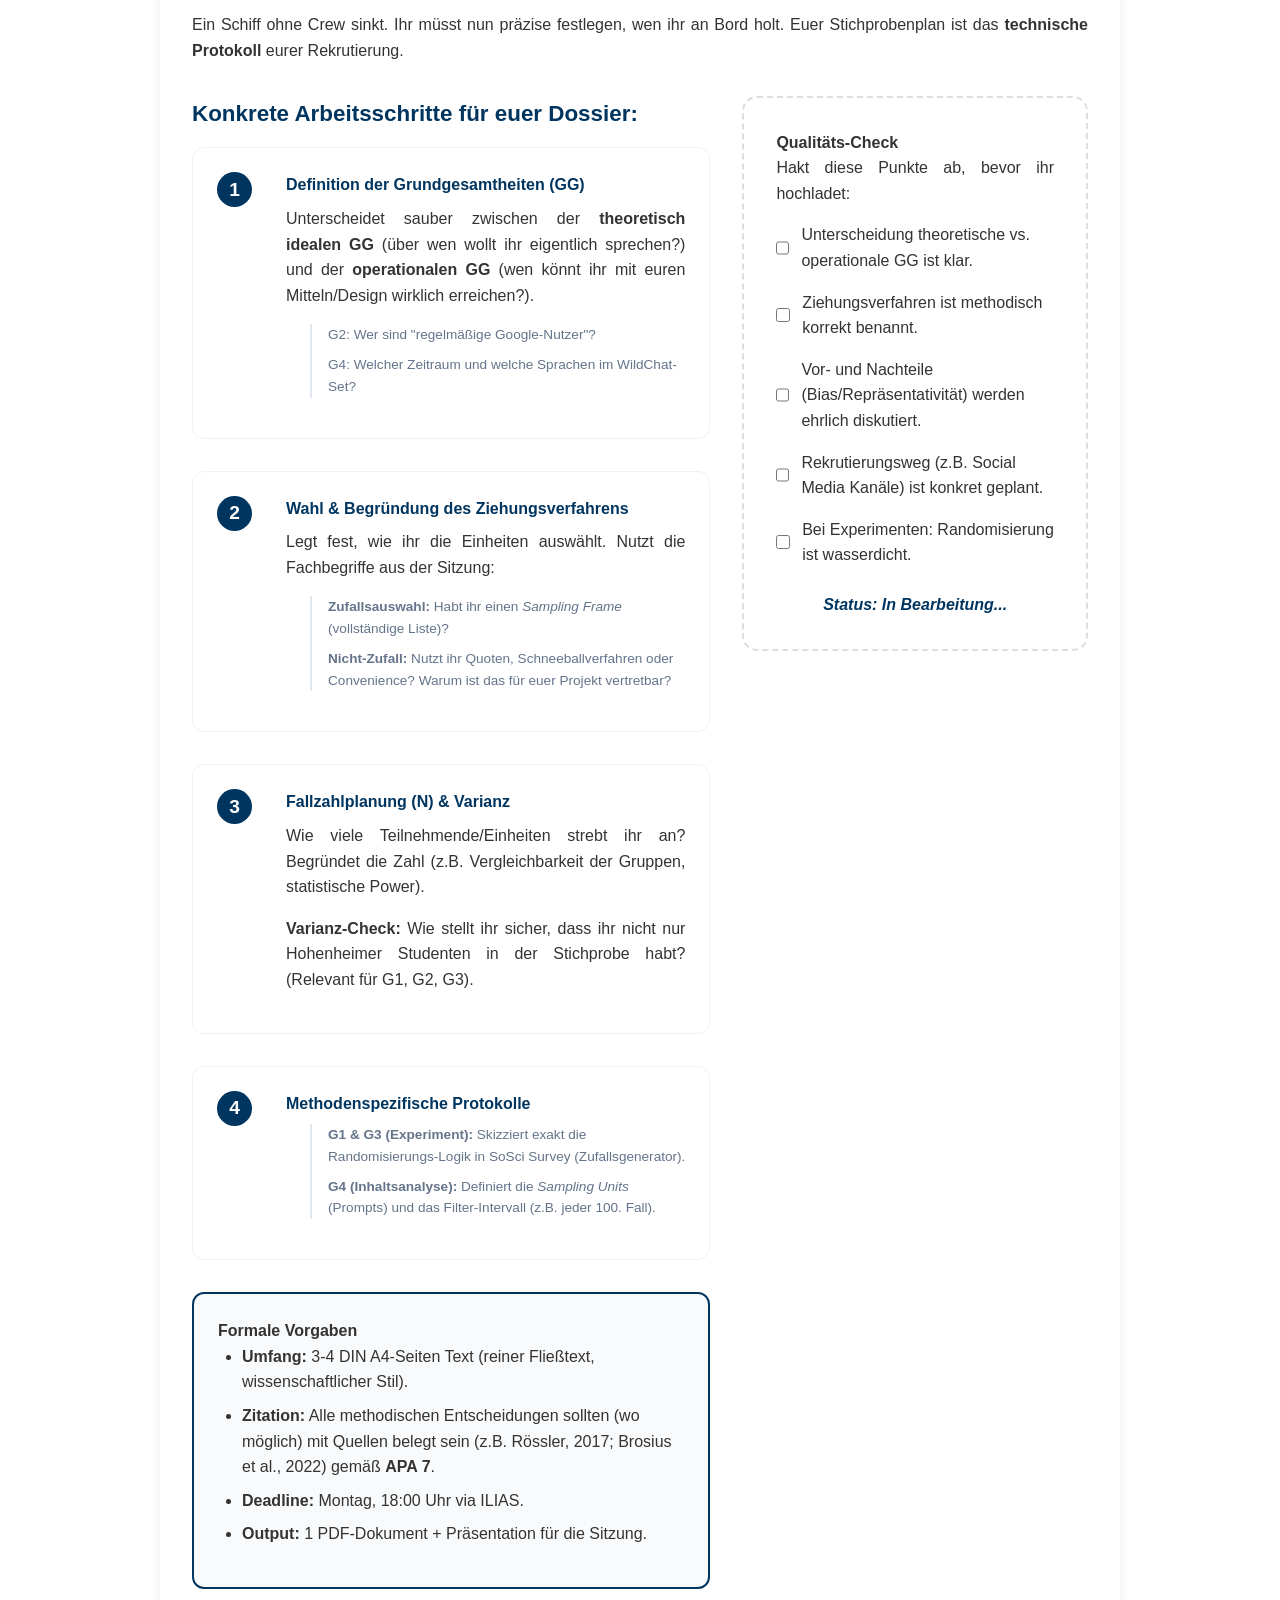
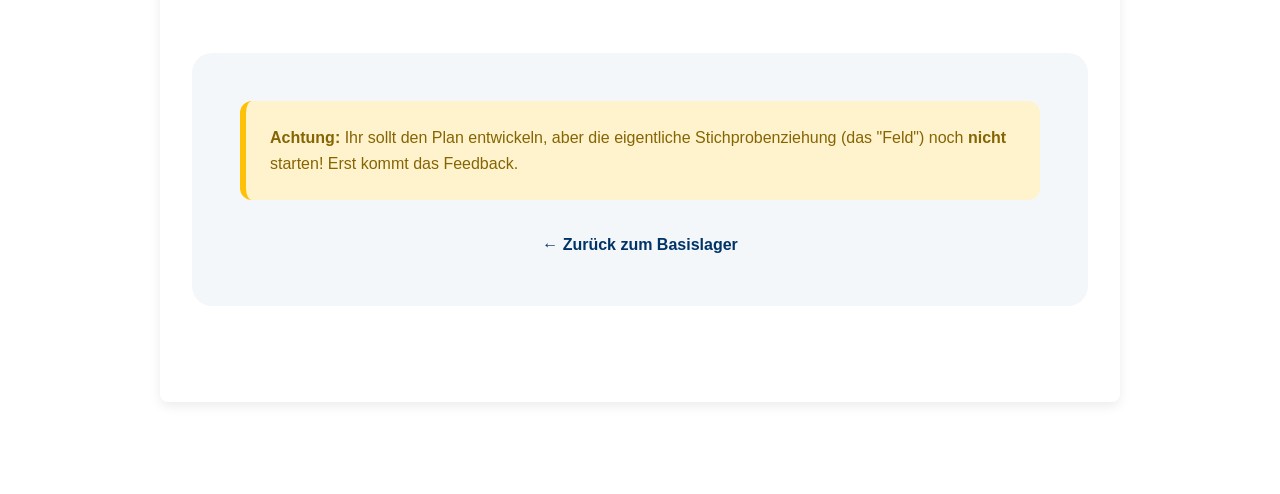
<file: session3.html>
<!DOCTYPE html>
<html lang="de">

<head>
    <meta charset="UTF-8">
    <meta name="viewport" content="width=device-width, initial-scale=1.0">
    <meta name="author" content="Andreas Reich">
    <title>Sitzung 3: Die Zielgruppe – Methodenprojekt C</title>
    <!-- Core Styles -->
    <link rel="stylesheet" href="style.css">
    <!-- Session Specific Styles -->
    <link rel="stylesheet" href="session3.css">
</head>

<body>

    <header>
        <a href="index.html">
            <img src="uni-logo-de_hoh_weiss.png" alt="Uni Hohenheim" class="uni-logo">
        </a>
        <h1>Sitzung 3: Die Zielgruppe im Visier</h1>
        <p class="subtitle">Stichprobenplanung, Rekrutierung & Die Suche nach Varianz</p>
    </header>

    <div class="container">
        <nav>
            <ul>
                <li><a href="index.html">Kursübersicht</a></li>
                <li><a href="session1.html">Sitzung 1</a></li>
                <li><a href="session2.html">Sitzung 2</a></li>
                <li><a href="session3.html" class="active">Sitzung 3</a></li>
            </ul>
        </nav>

        <main>
            <!-- SECTION 1: HERO & EXPEDITION CONTEXT -->
            <section id="s3-hero" class="animated-on-scroll">
                <div class="hero-content">
                    <div class="hero-icon">📡</div>
                    <div class="hero-text">
                        <h2>Kurs setzen: Wer gehört zur Crew?</h2>
                        <p>In der letzten Sitzung haben wir die Landkarte (den Forschungsprozess) gezeichnet. Heute
                            kalibrieren wir den Kompass: Wir definieren unsere <strong>Grundgesamtheit</strong> und
                            entscheiden, wen wir aus dem Ozean der Daten fischen (<strong>Stichprobe</strong>).</p>
                        <div class="hero-stats">
                            <span class="badge">4 Forschungs-Teams</span>
                            <span class="badge">N ≈ 200+ Ziel-Teilnehmende</span>
                            <span class="badge">1 Mission: Erkenntnis</span>
                        </div>
                    </div>
                </div>
            </section>


            <hr>
            <!-- SEKTION 1: FEEDBACK & AUDIT -->
            <section id="s3-feedback-log" class="animated-on-scroll">
                <div class="section-header">
                    <span class="badge-expedition">Kurskorrektur</span>
                    <h2>Logbuch der Crew: Status-Check & Feedback</h2>
                    <p>Bevor wir die Netze auswerfen, müssen wir den Ballast abwerfen. Basierend auf euren
                        Prozessmodellen gibt es spezifische Optimierungen für jedes Team.</p>
                </div>

                <div class="feedback-grid">
                    <!-- Gruppe 1: Podcasts -->
                    <div class="feedback-card" data-group="1">
                        <div class="card-header">🎙️ G1: Podcast-Labels</div>
                        <div class="card-content">
                            <div class="status-light yellow">Optimierung nötig</div>
                            <ul>
                                <li><strong>Appelman-Check:</strong> Woher kommt "Genauigkeit"? Skala kritisch prüfen.
                                </li>
                                <li><strong>PSI-Hürde:</strong> Kurzer Clip vs. gewachsene parasoziale Beziehung?</li>
                                <li><strong>Form:</strong> Typos eliminieren (KI-Check nutzen).</li>
                            </ul>
                        </div>
                    </div>

                    <!-- Gruppe 2: Google AI -->
                    <div class="feedback-card" data-group="2">
                        <div class="card-header">🔍 G2: Google AI Overviews</div>
                        <div class="card-content">
                            <div class="status-light yellow">Scope-Alarm</div>
                            <ul>
                                <li><strong>Theorie-Overkill:</strong> Von 7 auf 2-3 Kern-Theorien reduzieren.</li>
                                <li><strong>Google-Habit:</strong> Pragmatismus (Gewohnheit) statt nur Hochtheorie.</li>
                                <li><strong>Bubble-Gefahr:</strong> Strategie für 40+ Jährige fehlt (Varianz!).</li>
                            </ul>
                        </div>
                    </div>

                    <!-- Gruppe 3: Visuals -->
                    <div class="feedback-card" data-group="3">
                        <div class="card-header">📸 G3: Visual Authenticity</div>
                        <div class="card-content">
                            <div class="status-light yellow">Gefahrenzone</div>
                            <ul>
                                <li><strong>Vampir-Effekt:</strong> Bild zu emotional? Überstrahlt das Label
                                    (Ceiling-Effekt).</li>
                                <li><strong>Geisterquellen:</strong> 7 Quellen im Verzeichnis, 0 im Text. Belegen!</li>
                                <li><strong>Variable-Bloat:</strong> Fokus auf 2-3 Kern-AVs (z.B. Authentizität).</li>
                            </ul>
                        </div>
                    </div>

                    <!-- Gruppe 4: WildChat -->
                    <div class="feedback-card" data-group="4">
                        <div class="card-header">💬 G4: WildChat Politeness</div>
                        <div class="card-content">
                            <div class="status-light green">Stabil</div>
                            <ul>
                                <li><strong>Listen-Prosa:</strong> Eigene wissenschaftliche Handschrift statt
                                    Block-Logik.</li>
                                <li><strong>Zhao-Fauxpas:</strong> Fehlende Quelle im Verzeichnis korrigieren.</li>
                                <li><strong>Generischer Text:</strong> Auswertungsphase spezifisch oder gar nicht
                                    beschreiben.</li>
                            </ul>
                        </div>
                    </div>
                </div>
            </section>

            <hr>

            <!-- SECTION 3: THE HYPOTHESIS AUDITOR -->
            <section id="s3-hypothesis-lab" class="animated-on-scroll">
                <div class="section-header">
                    <h2>Theorie-Check: Das Hypothesen-Labor</h2>
                    <p>Ein scharfer Stichprobenplan setzt eine messerscharfe Hypothese voraus. Teste deine
                        Forschungsannahmen auf eure wissenschaftliche Belastbarkeit.</p>
                </div>

                <div class="lab-grid">
                    <!-- The Auditor Tool -->
                    <div class="auditor-card">
                        <div class="auditor-header">
                            <span class="auditor-status" id="auditor-status-light"></span>
                            <h3>Hypothesen-Prüfstand</h3>
                        </div>

                        <div class="auditor-input-area">
                            <label for="hypo-input">Gib deine Hypothese ein:</label>
                            <textarea id="hypo-input"
                                placeholder="Beispiel: Je mehr KI-Labels, desto geringer die Glaubwürdigkeit..."></textarea>
                            <div class="keyword-tags" id="keyword-tags">
                                <!-- Dynamic tags like "Je...desto", "Unterschied", etc. -->
                            </div>
                        </div>

                        <div class="auditor-results" id="auditor-results">
                            <div class="result-placeholder">Warten auf Eingabe...</div>
                        </div>
                    </div>

                    <!-- The Theory Reference (Old Teacher's logic) -->
                    <div class="theory-reference">
                        <h4>Klassifizierung nach Prof. Standards</h4>
                        <div class="theory-item" data-type="zusammenhang">
                            <strong>Zusammenhang (Je...desto)</strong>
                            <p>Verknüpft zwei kontinuierliche Variablen.</p>
                        </div>
                        <div class="theory-item" data-type="unterschied">
                            <strong>Unterschied</strong>
                            <p>Vergleicht zwei oder mehr Gruppen (A vs. B).</p>
                        </div>
                        <div class="theory-item" data-type="gerichtet">
                            <strong>Gerichtet (Directed)</strong>
                            <p>Gibt eine klare Richtung vor (höher/tiefer).</p>
                        </div>
                        <div class="theory-item" data-type="spezifisch">
                            <strong>Spezifisch</strong>
                            <p>Nennt die Größe des Effekts (selten in BA-Arbeiten).</p>
                        </div>
                    </div>
                </div>
            </section>

            <hr>
            <!-- SECTION 4: THE SAMPLING FUNNEL -->
            <section id="s3-sampling-funnel" class="animated-on-scroll">
                <div class="section-header">
                    <h2>Die Expedition eingrenzen: Der Sampling-Trichter</h2>
                    <p>Wir können nicht den ganzen Ozean befragen. Wir müssen definieren, wo wir unser Netz auswerfen.
                    </p>
                </div>

                <div class="funnel-layout">
                    <!-- SVG Animation Area -->
                    <div class="funnel-visual">
                        <svg id="sampling-svg" viewBox="0 0 400 500" xmlns="http://www.w3.org/2000/svg">
                            <!-- Funnel Shapes -->
                            <path class="funnel-wall" d="M50,50 L350,50 L250,450 L150,450 Z" />

                            <!-- Filter Lines -->
                            <line class="funnel-filter" x1="85" y1="180" x2="315" y2="180" />
                            <line class="funnel-filter" x1="125" y1="340" x2="275" y2="340" />

                            <!-- Particle Container (Particles injected via JS) -->
                            <g id="particle-container"></g>

                            <!-- Labels inside SVG -->
                            <text x="200" y="40" class="svg-label">Theoretische Grundgesamtheit</text>
                            <text x="200" y="170" class="svg-label">Auswahlgesamtheit</text>
                            <text x="200" y="330" class="svg-label">Stichprobe (N)</text>
                        </svg>
                        <button id="restart-funnel" class="btn-control badge">Re-Sampling starten 🔄</button>
                    </div>

                    <!-- Descriptive Steps -->
                    <div class="funnel-steps">
                        <div class="step-card" data-step="1">
                            <span class="step-num">01</span>
                            <h4>Theoretische Grundgesamtheit</h4>
                            <p>Über wen wollt ihr eigentlich etwas aussagen? (z.B. "Alle Podcast-Hörer in Deutschland")
                            </p>
                        </div>
                        <div class="step-card" data-step="2">
                            <span class="step-num">02</span>
                            <h4>Auswahlgesamtheit (Operational)</h4>
                            <p>Wen könnet ihr technisch erreichen? (z.B. "Deutschsprachige Social-Media Nutzer")</p>
                        </div>
                        <div class="step-card" data-step="3">
                            <span class="step-num">03</span>
                            <h4>Realisierte Stichprobe</h4>
                            <p>Wer hat den Fragebogen wirklich beendet? (euer finales N)</p>
                        </div>
                        <div class="funnel-warning">
                            <strong>Achtung:</strong> Jeder Filter reduziert die <em>Repräsentativität</em>, erhöht aber
                            die <em>Machbarkeit</em>.
                        </div>
                    </div>
                </div>
            </section>

            <hr>


            <!-- SECTION 5: DER METHODEN-KOMPASS (DASHBOARD-SHELL) -->
            <section id="s3-method-compass" class="animated-on-scroll">
                <div class="section-header">
                    <span class="badge-expedition">Spezialisierung</span>
                    <h2>Der Methoden-Kompass: Dein Ziehungs-Plan</h2>
                    <p>Jeder Forschungspfad hat seine eigene Logik für die Stichprobe. Wähle deine Ausrüstung, um die
                        Details für dein Projekt zu sehen.</p>
                </div>

                <!-- Methoden-Wähler (Karten) -->
                <div class="compass-selector">
                    <div class="compass-card" id="card-ia" onclick="selectMethod('ia')">
                        <div class="compass-icon">🔎</div>
                        <h3>Inhaltsanalyse</h3>
                        <p>Fokus: Medieneinheiten & Artefakte</p>
                        <span class="compass-btn">Ausrüsten</span>
                    </div>

                    <div class="compass-card" id="card-exp" onclick="selectMethod('exp')">
                        <div class="compass-icon">🧪</div>
                        <h3>Experiment</h3>
                        <p>Fokus: Randomisierung & Kausalität</p>
                        <span class="compass-btn">Ausrüsten</span>
                    </div>

                    <div class="compass-card" id="card-survey" onclick="selectMethod('survey')">
                        <div class="compass-icon">📋</div>
                        <h3>Befragung</h3>
                        <p>Fokus: Varianz & Repräsentativität</p>
                        <span class="compass-btn">Ausrüsten</span>
                    </div>
                </div>

                <!-- Dynamischer Content-Bereich (Bühne) -->
                <div id="method-details-stage" class="method-stage-hidden">

                    <!-- Modul: Inhaltsanalyse -->
                    <div id="module-ia" class="method-module">
                        <div class="module-grid">
                            <div class="module-text">
                                <div class="method-badge">Artefakt-Fokus</div>
                                <h3>Stichproben in der Inhaltsanalyse</h3>
                                <p>In der IA ziehen wir keine Menschen, sondern <strong>Untersuchungseinheiten</strong>
                                    (Units). Für G4 bedeutet das: Wir ziehen keine Nutzer, sondern deren
                                    <em>Prompts</em>.</p>

                                <div class="theory-box-mini">
                                    <h4>Was ist die Grundgesamtheit?</h4>
                                    <p>Das "Universum" aller relevanten Medieneinheiten. Definiert über:</p>
                                    <ul>
                                        <li><strong>Zeit:</strong> (z.B. Jan bis April 2026)</li>
                                        <li><strong>Raum:</strong> (z.B. Nur WildChat Datensatz)</li>
                                        <li><strong>Inhalt:</strong> (z.B. Nur deutsche Prompts)</li>
                                    </ul>
                                </div>

                                <div class="selection-logic">
                                    <h4>Ziehungsverfahren wählen:</h4>
                                    <div class="logic-buttons">
                                        <button class="btn-logic" onclick="updateIAViz('random')">Zufall</button>
                                        <button class="btn-logic" onclick="updateIAViz('system')">Systematisch</button>
                                        <button class="btn-logic" onclick="updateIAViz('purposive')">Bewusst</button>
                                    </div>
                                </div>
                            </div>

                            <div class="module-visual">
                                <div class="sieve-container">
                                    <div class="sieve-label" id="ia-viz-title">Universum (Alles)</div>
                                    <svg id="ia-sampling-svg" viewBox="0 0 300 400">
                                        <!-- Funnel/Sieve Visual -->
                                        <path d="M20,50 L280,50 L180,350 L120,350 Z" fill="none" stroke="#cbd5e1"
                                            stroke-width="2" stroke-dasharray="5 5" />

                                        <!-- Particles Area -->
                                        <g id="ia-particles"></g>

                                        <!-- The Filter Line -->
                                        <line x1="80" y1="200" x2="220" y2="200" stroke="var(--s3-accent)"
                                            stroke-width="3" />
                                    </svg>
                                    <div class="sieve-description" id="ia-viz-desc">
                                        Wähle ein Verfahren, um den Filter-Prozess zu starten.
                                    </div>
                                </div>
                            </div>
                        </div>

                        <!-- Zusätzliche Tiefe aus altem Material -->
                        <div class="method-deep-dive">
                            <h4>Der Sampling Frame (Auswahlrahmen)</h4>
                            <div class="warning-box-styled">
                                <strong>Wichtig für G4:</strong> Ihr braucht eine vollständige Liste aller Einheiten
                                (z.B. alle Zeilen in eurem WildChat-Extrakt). Nur dann ist echte Zufallsauswahl möglich!
                            </div>
                        </div>
                    </div>


                    <!-- Modul: Experiment -->
                    <div id="module-exp" class="method-module">
                        <div class="module-grid">
                            <div class="module-text">
                                <div class="method-badge secondary">Kausalitäts-Fokus</div>
                                <h3>Stichproben im Experiment</h3>
                                <p>Für G1 und G3 zählt nicht die Repräsentativität für ganz Deutschland, sondern die
                                    <strong>interne Validität</strong>: Ist der Effekt wirklich auf das KI-Label
                                    zurückzuführen?</p>

                                <div class="theory-box-mini">
                                    <h4>Repräsentativität vs. Kontrolle</h4>
                                    <p>Experimente nutzen oft <em>Gelegenheitsstichproben</em> (Convenience Samples).
                                        Das Ziel:</p>
                                    <ul>
                                        <li><strong>Homogenität:</strong> Eine ähnliche Gruppe (z.B. Studierende)
                                            reduziert Störeinflüsse.</li>
                                        <li><strong>Randomisierung:</strong> Die zufällige Zuteilung "löscht"
                                            individuelle Unterschiede (wie Vorwissen über KI) statistisch aus.</li>
                                    </ul>
                                </div>

                                <div class="selection-logic">
                                    <h4>Der Randomisierungs-Check:</h4>
                                    <p class="small">Drücke den Button, um zu sehen, wie SoSci Survey Teilnehmer auf
                                        eure Gruppen verteilt.</p>
                                    <button class="btn-logic accent" onclick="runRandomizer()">Randomisierung starten
                                        🎲</button>
                                </div>
                            </div>

                            <div class="module-visual">
                                <div class="machine-container">
                                    <div class="machine-label">Teilnehmer-Pool (N=100)</div>
                                    <div class="random-machine">
                                        <div class="input-funnel">👥</div>
                                        <div class="machine-core" id="machine-core">
                                            <span class="gear">⚙️</span>
                                        </div>
                                        <div class="output-lanes">
                                            <div class="lane" id="lane-a">
                                                <div class="lane-label">Gruppe A (Human)</div>
                                                <div class="lane-count" id="count-a">0</div>
                                            </div>
                                            <div class="lane" id="lane-b">
                                                <div class="lane-label">Gruppe B (AI-Label)</div>
                                                <div class="lane-count" id="count-b">0</div>
                                            </div>
                                        </div>
                                    </div>
                                    <div class="machine-status" id="machine-status">Bereit für Zuteilung...</div>
                                </div>
                            </div>
                        </div>

                        <div class="method-deep-dive">
                            <h4>Implementierung in SoSci Survey</h4>
                            <div class="info-box-styled">
                                <strong>Profi-Tipp für G1 & G3:</strong> Nutzt den "Zufallsgenerator" als Urne. Er zieht
                                für jeden Teilnehmer eine Nummer (1 oder 2). Das ist sauberer als ein händischer
                                Wechsel!
                            </div>
                        </div>
                    </div>

                    <!-- Modul: Befragung -->
                    <div id="module-survey" class="method-module">
                        <div class="module-grid">
                            <div class="module-text">
                                <div class="method-badge survey">Repräsentativitäts-Check</div>
                                <h3>Stichproben in der Befragung</h3>
                                <p>Für G2 ist das Ziel meist die <strong>externe Validität</strong>: Können wir die
                                    Ergebnisse auf die Bevölkerung (18-65 J.) übertragen?</p>

                                <div id="survey-decision-tree">
                                    <div class="tree-step" id="tree-step-1">
                                        <h4>Schritt 1: Der Auswahlrahmen</h4>
                                        <p>Besitzt ihr eine Liste aller Google-Nutzer in Deutschland (Sampling Frame)?
                                        </p>
                                        <div class="logic-buttons">
                                            <button class="btn-logic" onclick="surveyStep(2, 'yes')">Ja</button>
                                            <button class="btn-logic" onclick="surveyStep(2, 'no')">Nein</button>
                                        </div>
                                    </div>
                                </div>
                            </div>

                            <div class="module-visual">
                                <div class="logic-map-container">
                                    <div class="map-header">Euer Ziehungs-Pfad</div>
                                    <div id="survey-map-visual">
                                        <!-- Wird dynamisch gefüllt -->
                                        <div class="map-placeholder">Trefft eine Entscheidung links...</div>
                                    </div>
                                </div>
                            </div>
                        </div>

                        <!-- Tiefe aus altem Material: Systematik -->
                        <div class="method-deep-dive">
                            <h4>Systematik der Auswahlverfahren</h4>
                            <div class="survey-table-wrapper">
                                <table>
                                    <thead>
                                        <tr>
                                            <th>Wahrscheinlichkeit (Zufall)</th>
                                            <th>Nicht-Wahrscheinlichkeit (Willkürlich)</th>
                                        </tr>
                                    </thead>
                                    <tbody>
                                        <tr>
                                            <td><strong>Einfacher Zufall:</strong> Lottoprinzip (Liste nötig).</td>
                                            <td><strong>Gelegenheit:</strong> Wer gerade den Link klickt (Gefahr: Bias).
                                            </td>
                                        </tr>
                                        <tr>
                                            <td><strong>Geschichtet:</strong> Zufall innerhalb von Quoten (z.B. Alter).
                                            </td>
                                            <td><strong>Schneeball:</strong> Teilnehmer rekrutieren Freunde (gut für
                                                G2!).</td>
                                        </tr>
                                        <tr>
                                            <td><strong>Klumpen:</strong> Ganze Gruppen (z.B. Schulklassen).</td>
                                            <td><strong>Quote:</strong> Bewusste Auswahl, bis N pro Gruppe voll ist.
                                            </td>
                                        </tr>
                                    </tbody>
                                </table>
                            </div>
                        </div>
                    </div>

                    <button class="btn-close-stage" onclick="closeMethodStage()">× Pfad wechseln</button>
                </div>
            </section>

            <hr>

            <!-- SECTION 6: LEGAL & ETHICAL GATEKEEPER -->
            <section id="s3-legal-corner" class="animated-on-scroll">
                <div class="section-header">
                    <h2>Ethik-Check: Der Gatekeeper</h2>
                    <p>Ein falscher Schritt bei der Stichprobenziehung kann eure gesamte Studie ungültig machen. Teste
                        Dein Vorhaben:</p>
                </div>

                <div class="legal-game-container">
                    <div class="gatekeeper-visual">
                        <div class="traffic-light">
                            <div class="light red" id="light-red"></div>
                            <div class="light yellow" id="light-yellow"></div>
                            <div class="light green" id="light-green"></div>
                        </div>
                        <div class="gatekeeper-avatar">⚖️</div>
                    </div>

                    <div class="scenario-box">
                        <div id="scenario-text">Lade Szenario...</div>
                        <div class="legal-choices">
                            <button class="legal-btn" data-choice="green">Erlaubt (Grün)</button>
                            <button class="legal-btn" data-choice="yellow">Vorsicht (Gelb)</button>
                            <button class="legal-btn" data-choice="red">Verboten (Rot)</button>
                        </div>
                        <div id="legal-feedback" class="legal-feedback-box"></div>
                    </div>
                </div>
            </section>

            <hr>
            <!-- SECTION 7: HOMEWORK & MISSION (STICHPROBENPLAN) -->
            <section id="s3-homework" class="animated-on-scroll">
                <div class="mission-header">
                    <span class="mission-badge">Meilenstein 03</span>
                    <h2>Die Mission: Der Stichprobenplan</h2>
                    <p>Ein Schiff ohne Crew sinkt. Ihr müsst nun präzise festlegen, wen ihr an Bord holt. Euer
                        Stichprobenplan ist das <strong>technische Protokoll</strong> eurer Rekrutierung.</p>
                </div>

                <div class="mission-grid">
                    <!-- Task Details -->
                    <div class="mission-details">
                        <h3>Konkrete Arbeitsschritte für euer Dossier:</h3>

                        <div class="task-step">
                            <div class="step-num">1</div>
                            <div class="step-content">
                                <h4>Definition der Grundgesamtheiten (GG)</h4>
                                <p>Unterscheidet sauber zwischen der <strong>theoretisch idealen GG</strong> (über wen
                                    wollt ihr eigentlich sprechen?) und der <strong>operationalen GG</strong> (wen könnt
                                    ihr mit euren Mitteln/Design wirklich erreichen?).</p>
                                <ul class="sub-task">
                                    <li>G2: Wer sind "regelmäßige Google-Nutzer"?</li>
                                    <li>G4: Welcher Zeitraum und welche Sprachen im WildChat-Set?</li>
                                </ul>
                            </div>
                        </div>

                        <div class="task-step">
                            <div class="step-num">2</div>
                            <div class="step-content">
                                <h4>Wahl & Begründung des Ziehungsverfahrens</h4>
                                <p>Legt fest, wie ihr die Einheiten auswählt. Nutzt die Fachbegriffe aus der Sitzung:
                                </p>
                                <ul class="sub-task">
                                    <li><strong>Zufallsauswahl:</strong> Habt ihr einen <em>Sampling Frame</em>
                                        (vollständige Liste)?</li>
                                    <li><strong>Nicht-Zufall:</strong> Nutzt ihr Quoten, Schneeballverfahren oder
                                        Convenience? Warum ist das für euer Projekt vertretbar?</li>
                                </ul>
                            </div>
                        </div>

                        <div class="task-step">
                            <div class="step-num">3</div>
                            <div class="step-content">
                                <h4>Fallzahlplanung (N) & Varianz</h4>
                                <p>Wie viele Teilnehmende/Einheiten strebt ihr an? Begründet die Zahl (z.B.
                                    Vergleichbarkeit der Gruppen, statistische Power).</p>
                                <p><strong>Varianz-Check:</strong> Wie stellt ihr sicher, dass ihr nicht nur Hohenheimer
                                    Studenten in der Stichprobe habt? (Relevant für G1, G2, G3).</p>
                            </div>
                        </div>

                        <div class="task-step">
                            <div class="step-num">4</div>
                            <div class="step-content">
                                <h4>Methodenspezifische Protokolle</h4>
                                <ul class="sub-task">
                                    <li><strong>G1 & G3 (Experiment):</strong> Skizziert exakt die Randomisierungs-Logik
                                        in SoSci Survey (Zufallsgenerator).</li>
                                    <li><strong>G4 (Inhaltsanalyse):</strong> Definiert die <em>Sampling Units</em>
                                        (Prompts) und das Filter-Intervall (z.B. jeder 100. Fall).</li>
                                </ul>
                            </div>
                        </div>

                        <div class="submission-info-box">
                            <h4>Formale Vorgaben</h4>
                            <ul>
                                <li><strong>Umfang:</strong> 3-4 DIN A4-Seiten Text (reiner Fließtext,
                                    wissenschaftlicher Stil).</li>
                                <li><strong>Zitation:</strong> Alle methodischen Entscheidungen sollten (wo möglich) mit
                                    Quellen belegt sein (z.B. Rössler, 2017; Brosius et al., 2022) gemäß <strong>APA
                                        7</strong>.</li>
                                <li><strong>Deadline:</strong> Montag, 18:00 Uhr via ILIAS.</li>
                                <li><strong>Output:</strong> 1 PDF-Dokument + Präsentation für die Sitzung.</li>
                            </ul>
                        </div>
                    </div>

                    <!-- Student Self-Check -->
                    <div class="self-check-card">
                        <h4>Qualitäts-Check</h4>
                        <p class="small">Hakt diese Punkte ab, bevor ihr hochladet:</p>
                        <div class="check-item">
                            <input type="checkbox" id="check1">
                            <label for="check1">Unterscheidung theoretische vs. operationale GG ist klar.</label>
                        </div>
                        <div class="check-item">
                            <input type="checkbox" id="check2">
                            <label for="check2">Ziehungsverfahren ist methodisch korrekt benannt.</label>
                        </div>
                        <div class="check-item">
                            <input type="checkbox" id="check3">
                            <label for="check3">Vor- und Nachteile (Bias/Repräsentativität) werden ehrlich
                                diskutiert.</label>
                        </div>
                        <div class="check-item">
                            <input type="checkbox" id="check4">
                            <label for="check4">Rekrutierungsweg (z.B. Social Media Kanäle) ist konkret geplant.</label>
                        </div>
                        <div class="check-item">
                            <input type="checkbox" id="check5">
                            <label for="check5">Bei Experimenten: Randomisierung ist wasserdicht.</label>
                        </div>
                        <div id="check-feedback">Status: In Bearbeitung...</div>
                    </div>
                </div>

                <div class="final-cta">
                    <div class="warning-box-styled">
                        <strong>Achtung:</strong> Ihr sollt den Plan entwickeln, aber die eigentliche Stichprobenziehung
                        (das "Feld") noch <strong>nicht</strong> starten! Erst kommt das Feedback.
                    </div>
                    <a href="index.html" class="btn-control outline">← Zurück zum Basislager</a>
                </div>
            </section>

        </main>
    </div>

    <footer>
        <p>© 2026 Andreas Reich - Universität Hohenheim</p>
    </footer>

    <!-- Core Script -->
    <script src="session3.js" defer></script>
</body>

</html>
</file>
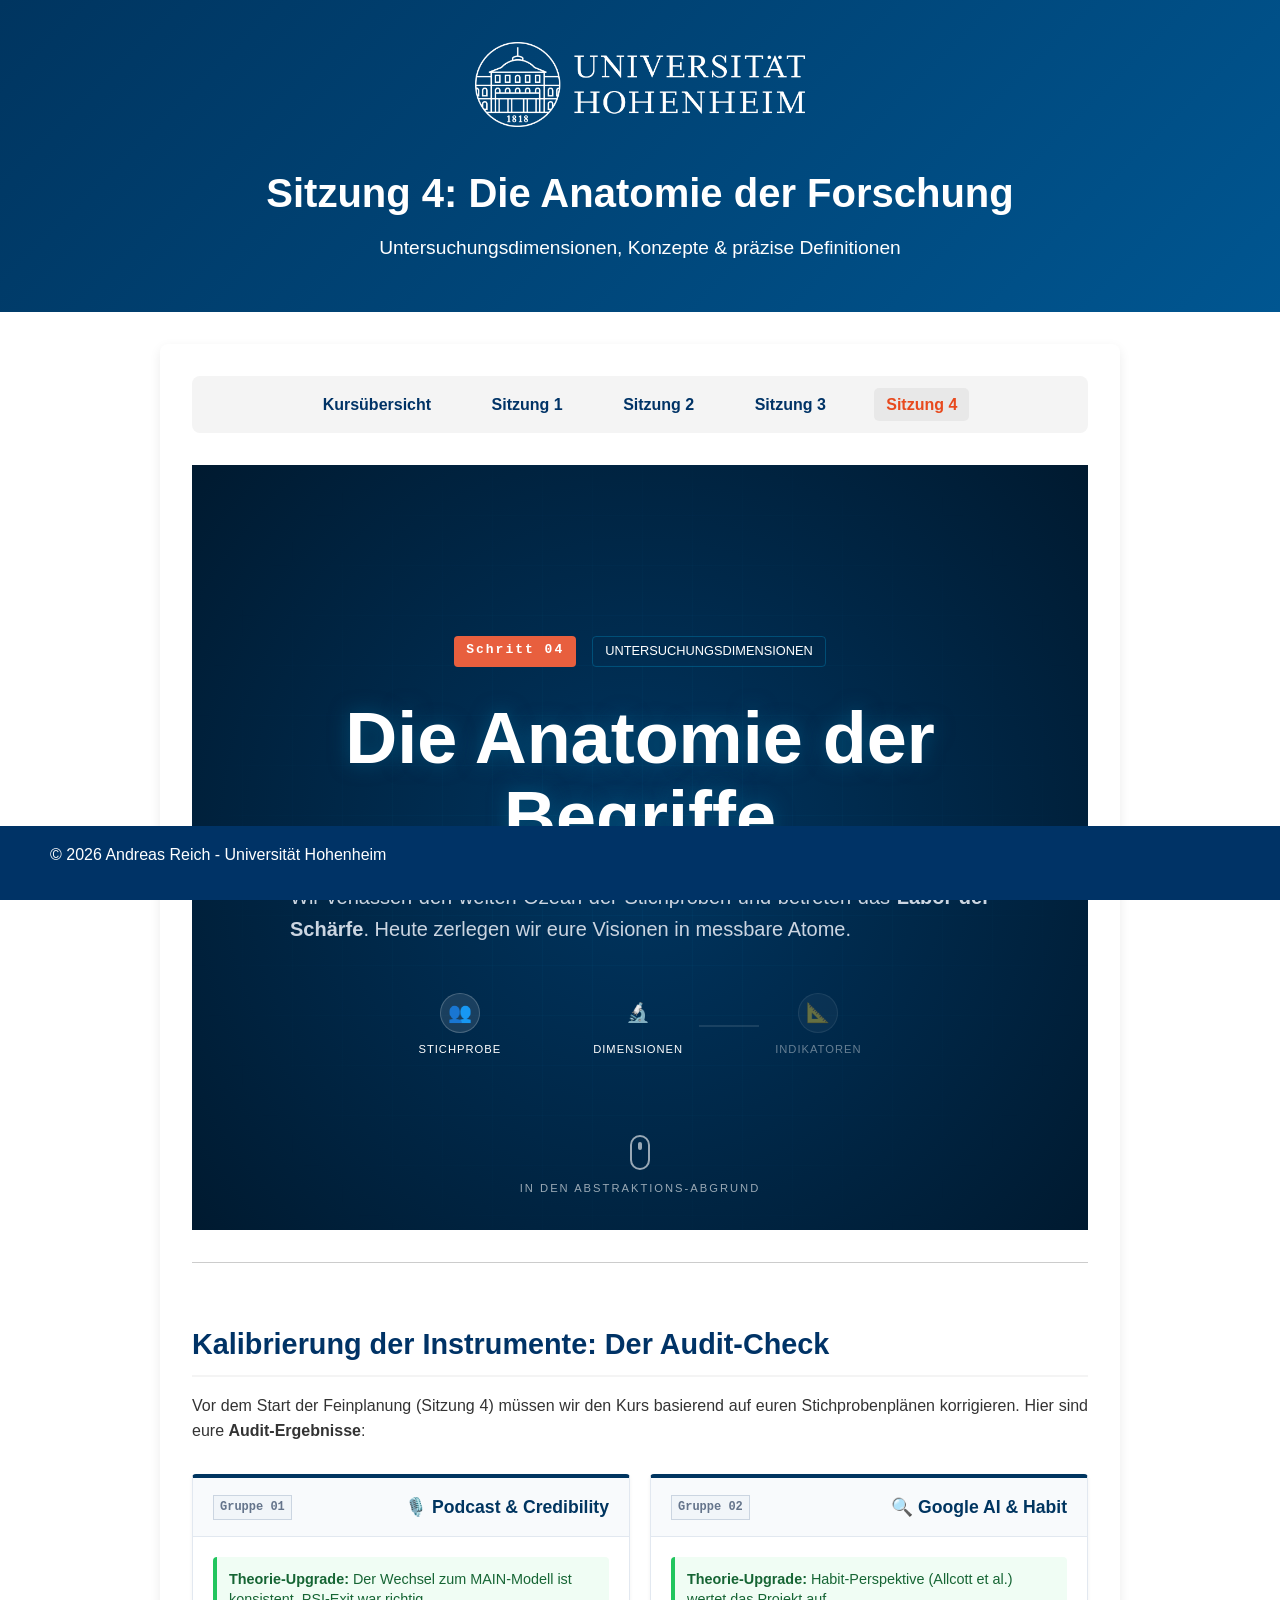
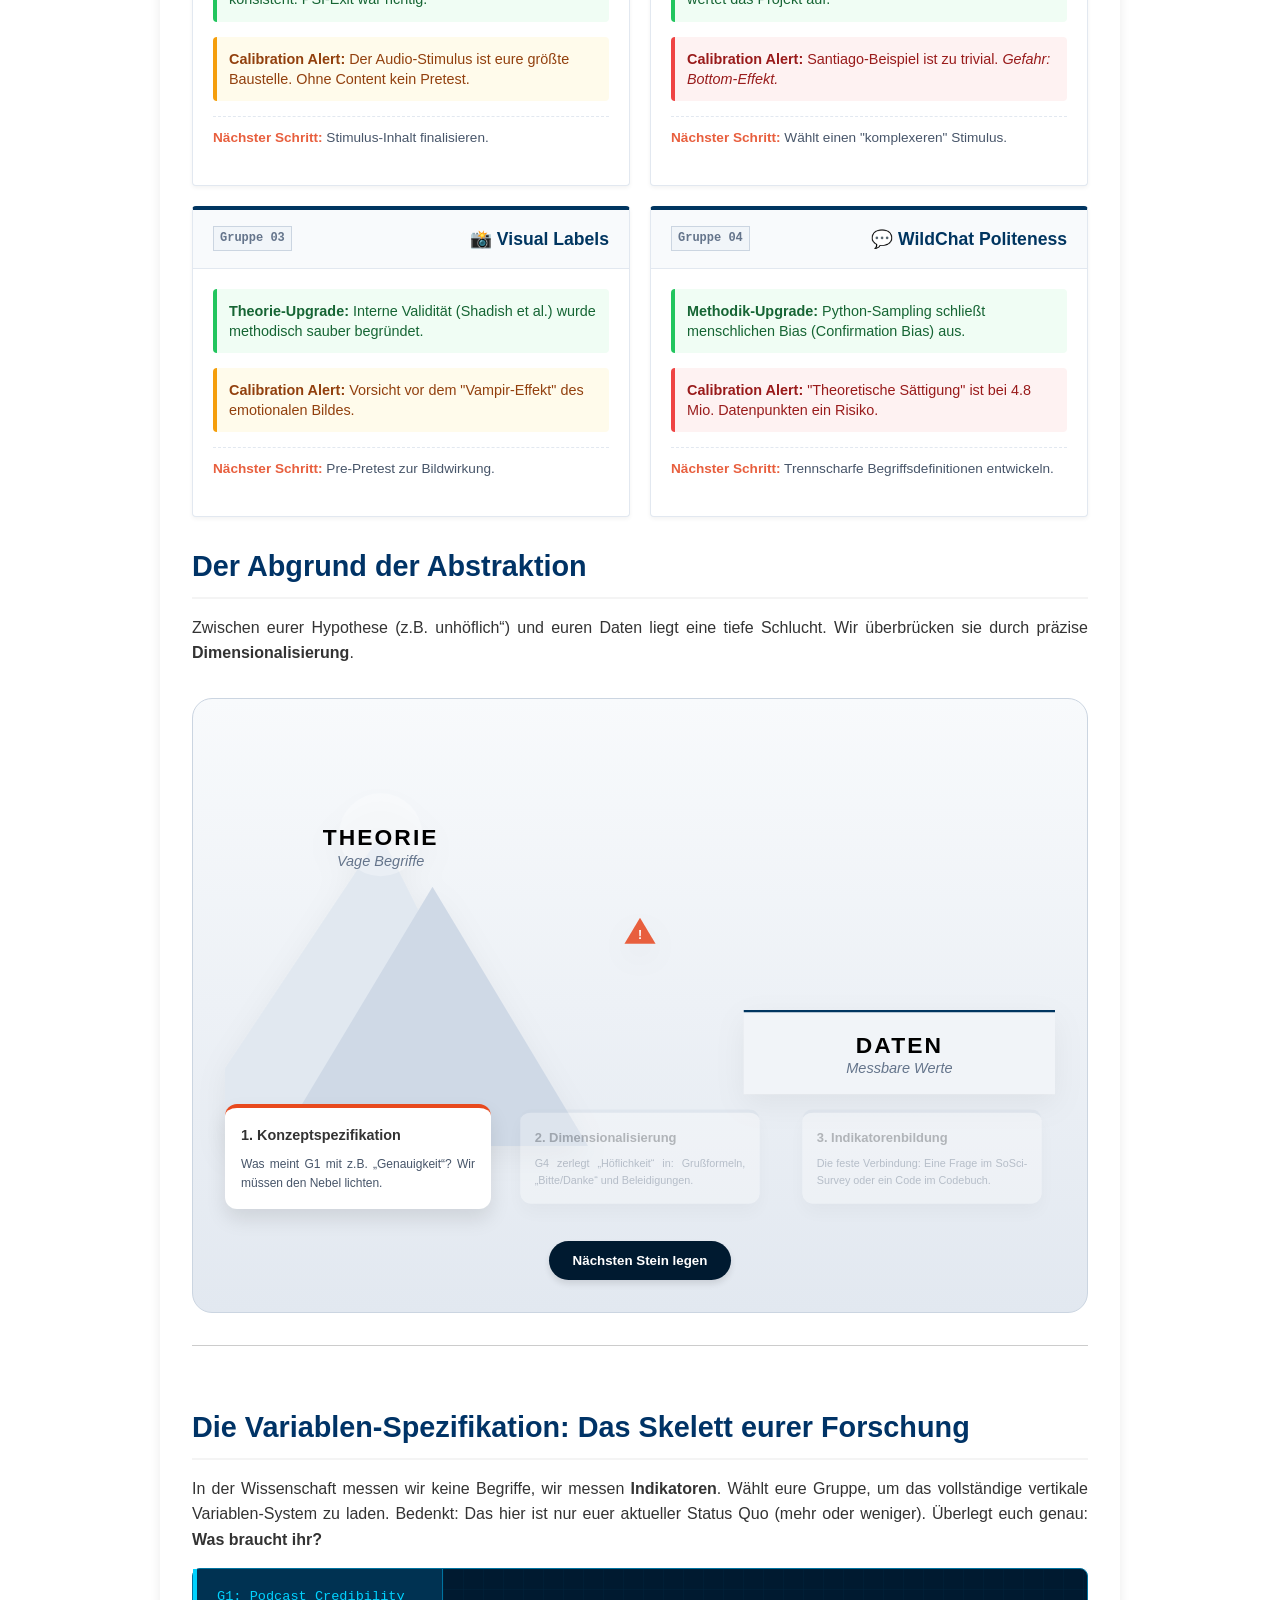
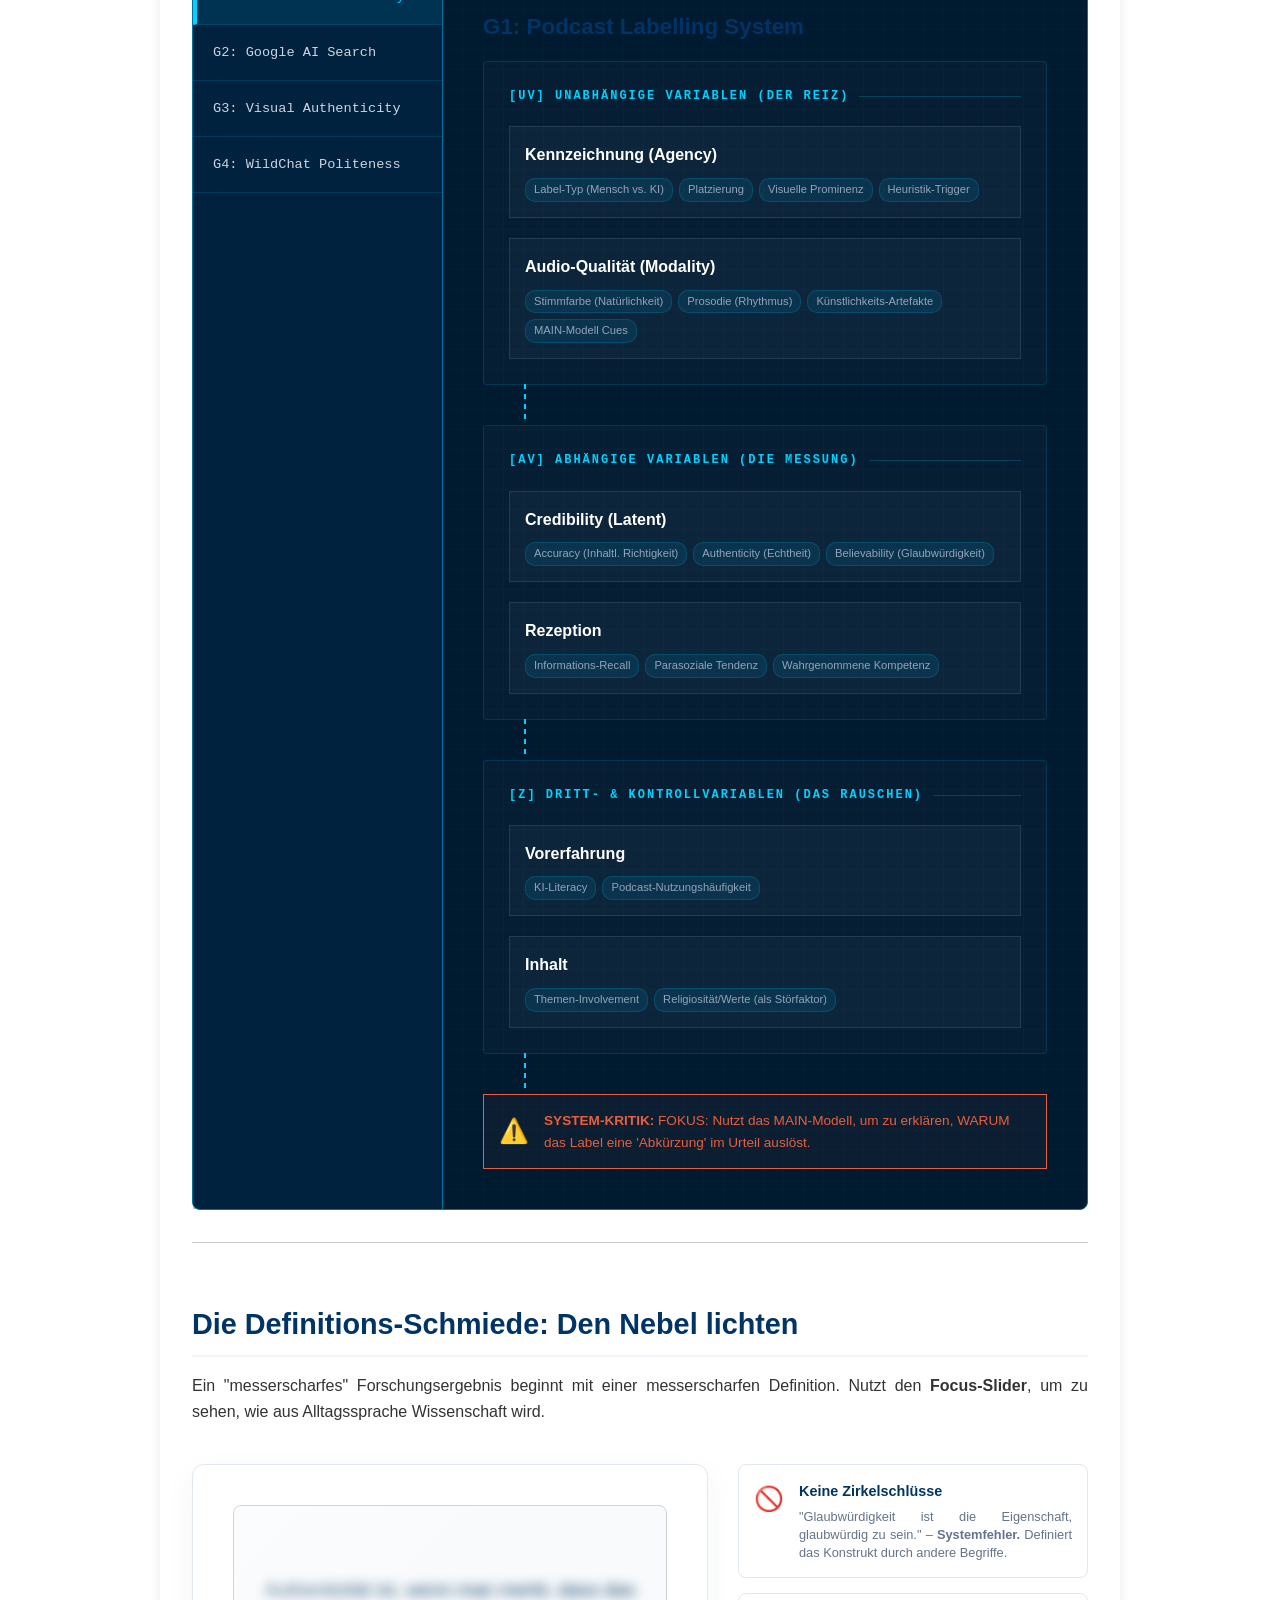
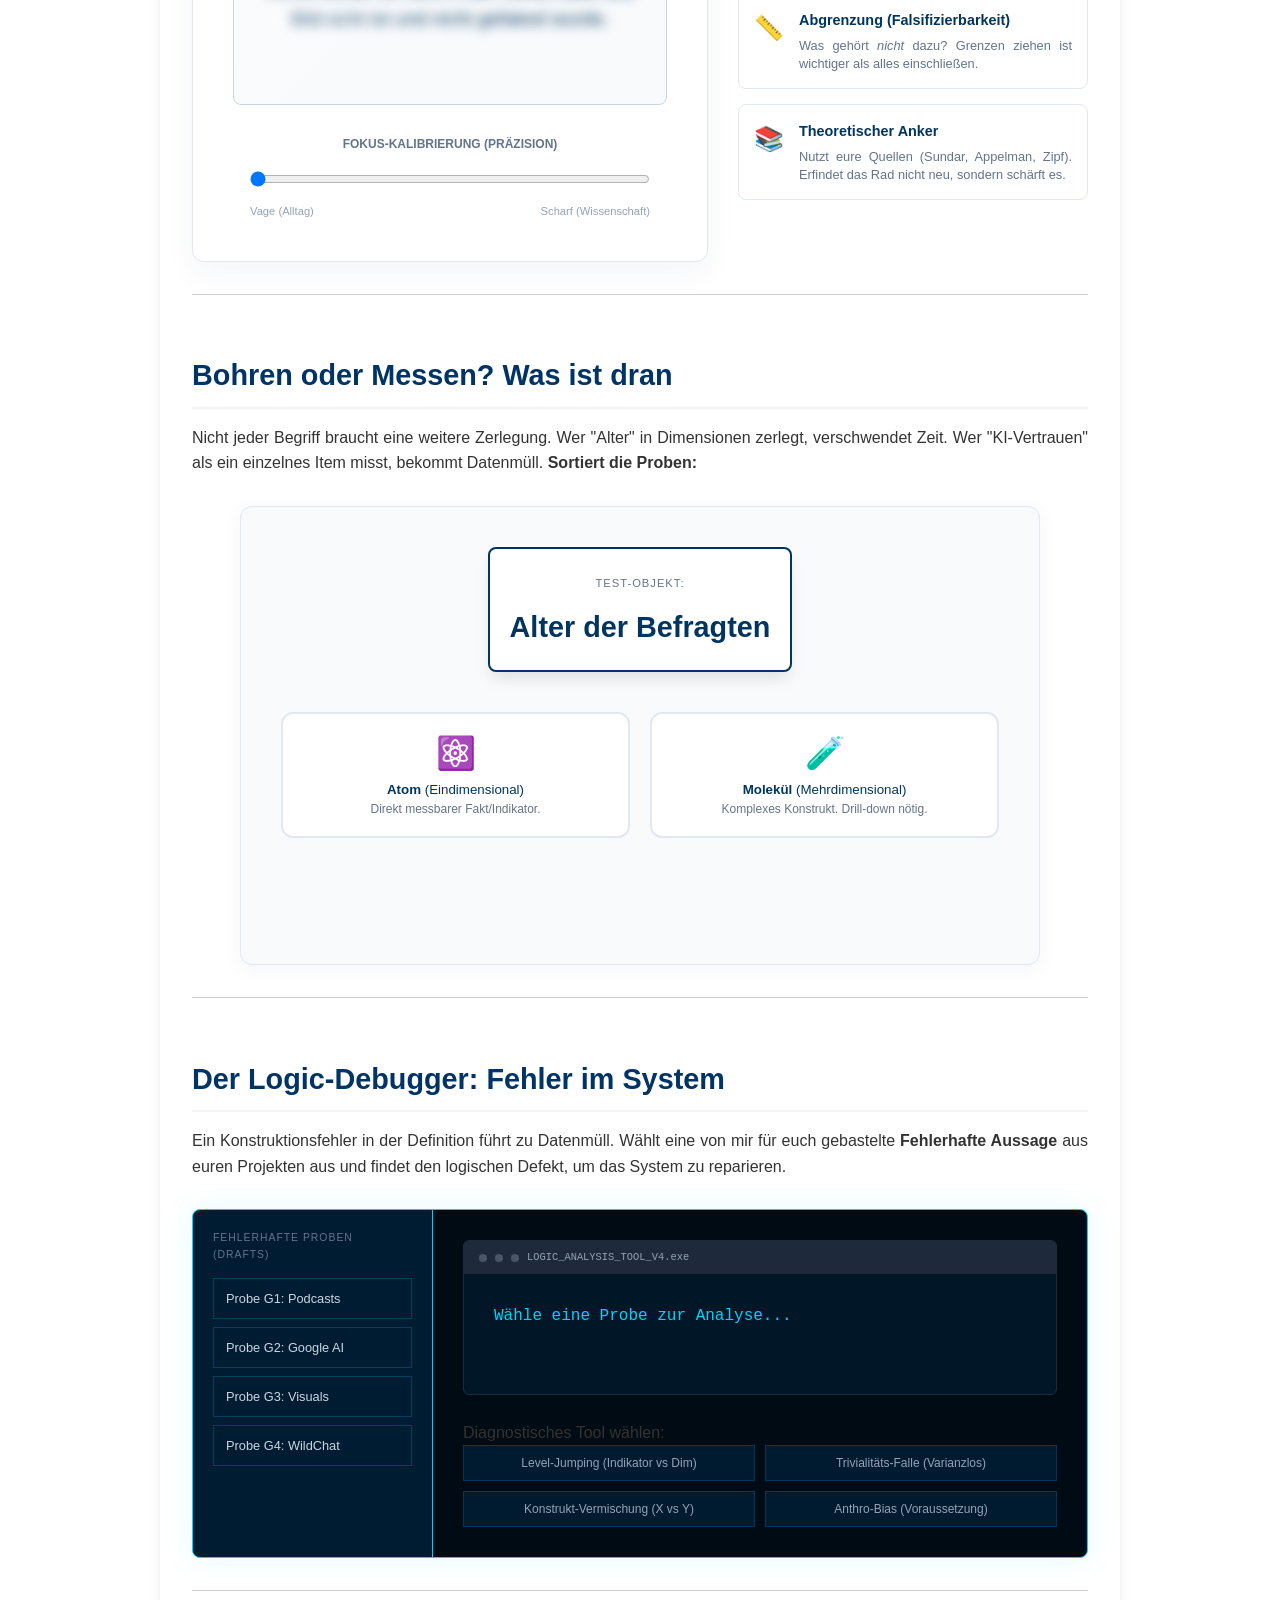
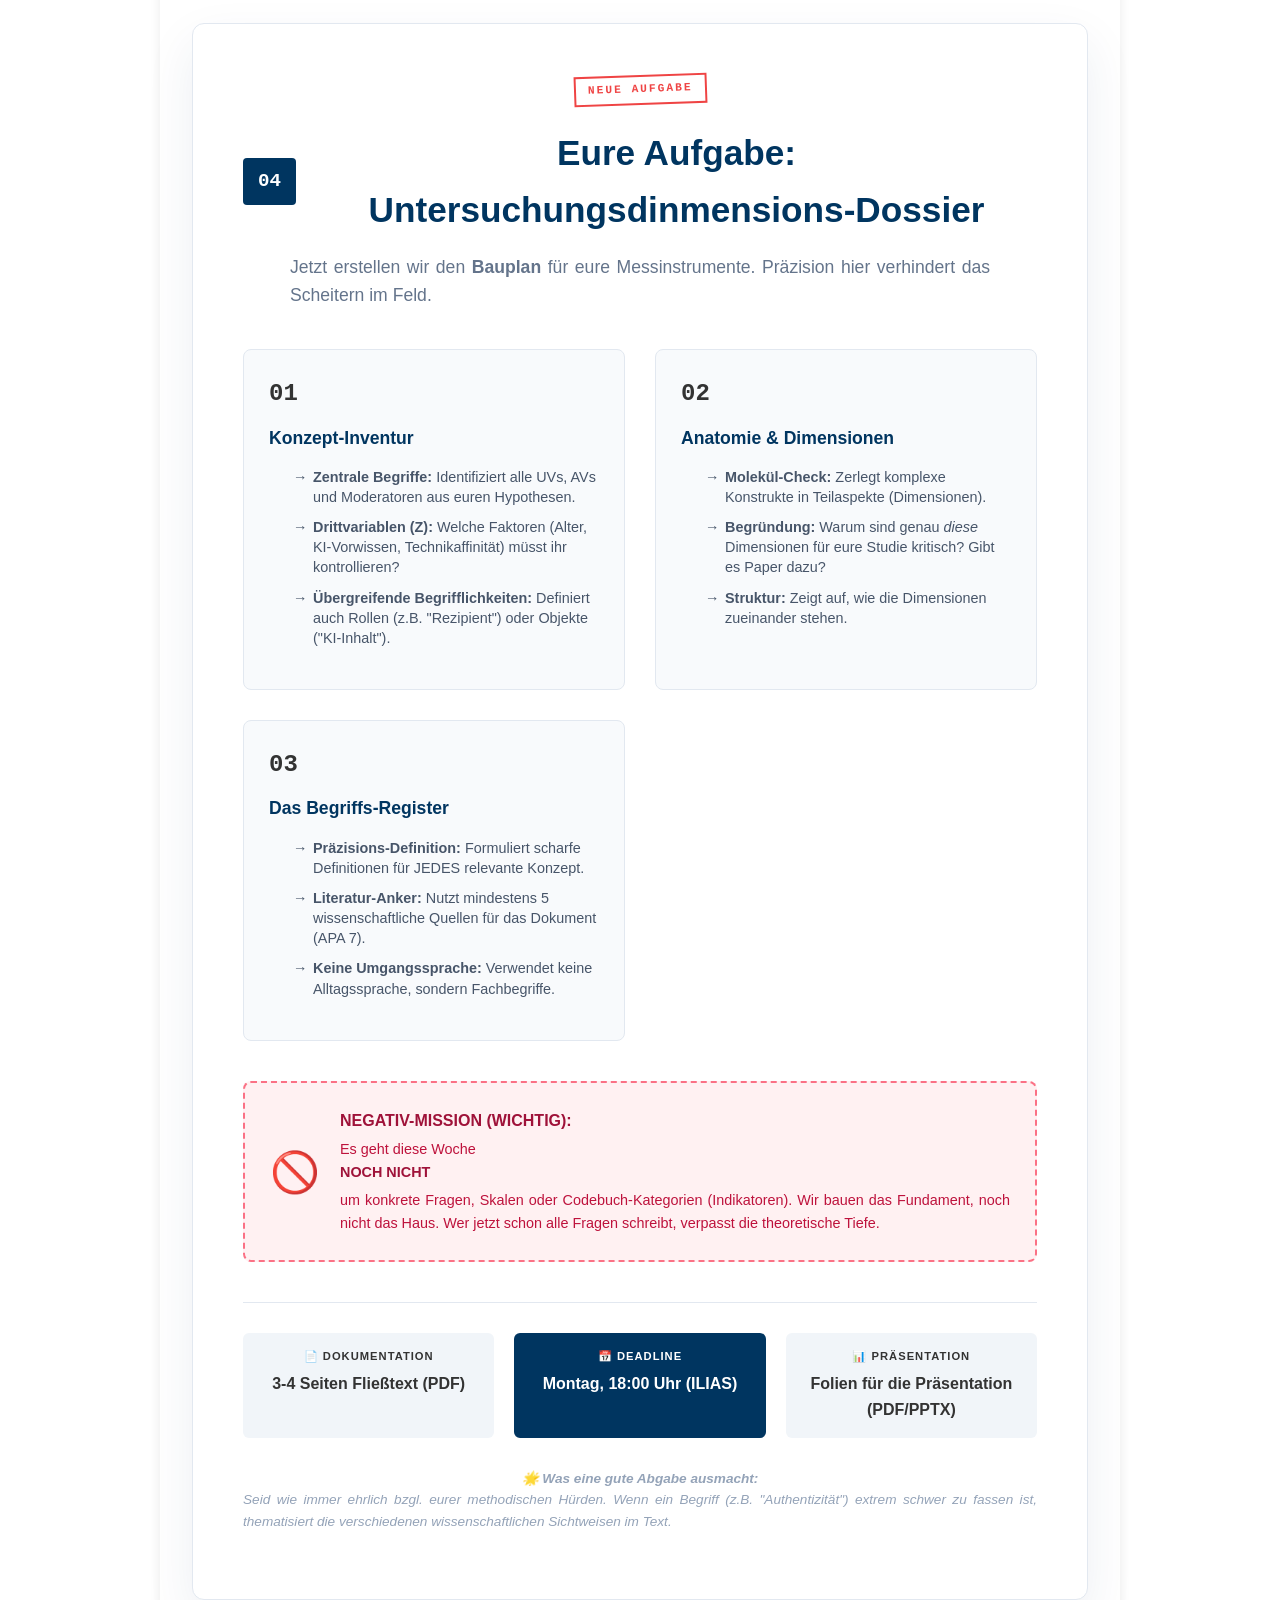
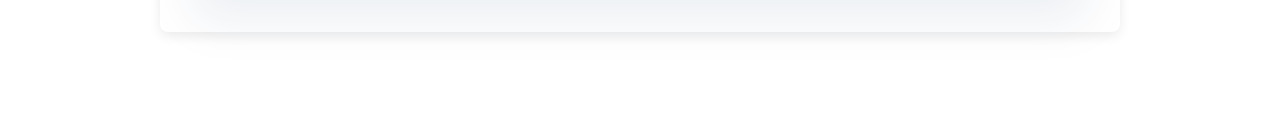
<file: session4.html>
<!DOCTYPE html>
<html lang="de">

<head>
    <meta charset="UTF-8">
    <meta name="viewport" content="width=device-width, initial-scale=1.0">
    <meta name="author" content="Andreas Reich">
    <title>Sitzung 4: Untersuchungsdimensionen – Methodenprojekt C</title>

    <!-- Core Master Styles -->
    <link rel="stylesheet" href="style.css">

    <!-- Import der Session 3 Styles (für Brücke, Lab, Radar etc.) -->
    <link rel="stylesheet" href="session3.css">
    <link rel="stylesheet" href="session4.css">

    <style>
        /* Spezifische Ergänzungen für Sitzung 4 (optional) */
        .mission-goal {
            background-color: var(--s3-primary);
            color: white;
            padding: 2rem;
            border-radius: 15px;
            margin-bottom: 2rem;
        }
    </style>
</head>

<body>

    <header>
        <a href="index.html">
            <img src="uni-logo-de_hoh_weiss.png" alt="Uni Hohenheim" class="uni-logo">
        </a>
        <h1>Sitzung 4: Die Anatomie der Forschung</h1>
        <p class="subtitle">Untersuchungsdimensionen, Konzepte & präzise Definitionen</p>
    </header>

    <div class="container">
        <nav>
            <ul>
                <li><a href="index.html">Kursübersicht</a></li>
                <li><a href="session1.html">Sitzung 1</a></li>
                <li><a href="session2.html">Sitzung 2</a></li>
                <li><a href="session3.html">Sitzung 3</a></li>
                <li><a href="session4.html" class="active">Sitzung 4</a></li>
            </ul>
        </nav>

        <main>
            <!-- SECTION 0: EYE-WATERING HERO -->
            <section id="s4-hero-lab">
                <div class="lab-grid-overlay"></div>
                <div class="scanning-beam"></div>

                <div class="hero-wrapper">
                    <div class="mission-meta">
                        <span class="step-indicator">Schritt 04</span>
                        <span class="status-badge">Untersuchungsdimensionen</span>
                    </div>

                    <div class="hero-main-content">
                        <h1 class="glitch-text" data-text="Die Anatomie der Begriffe">Die Anatomie der Begriffe</h1>
                        <p class="hero-lead">
                            Wir verlassen den weiten Ozean der Stichproben und betreten das
                            <span class="highlight-blur">Labor der Schärfe</span>.
                            Heute zerlegen wir eure Visionen in messbare Atome.
                        </p>
                    </div>

                    <div class="lab-progress-path">
                        <div class="path-node completed"><span>👥</span><label>Stichprobe</label></div>
                        <div class="path-connector active"></div>
                        <div class="path-node current"><span>🔬</span><label>Dimensionen</label></div>
                        <div class="path-connector"></div>
                        <div class="path-node"><span>📐</span><label>Indikatoren</label></div>
                    </div>
                </div>

                <div class="scroll-prompt">
                    <div class="mouse"></div>
                    <span>In den Abstraktions-Abgrund</span>
                </div>
            </section>

            <hr>

            <!-- SECTION 1: THE AUDIT TERMINAL -->
            <section id="s4-audit-terminal" class="animated-on-scroll">
                <div class="section-header">
                    <span class="badge-expedition">Labor-Audit</span>
                    <h2>Kalibrierung der Instrumente: Der Audit-Check</h2>
                    <p>Vor dem Start der Feinplanung (Sitzung 4) müssen wir den Kurs basierend auf euren
                        Stichprobenplänen korrigieren. Hier sind eure <strong>Audit-Ergebnisse</strong>:</p>
                </div>

                <div class="audit-grid">
                    <!-- Group 1: Podcasts -->
                    <div class="audit-card" id="audit-g1">
                        <div class="audit-header">
                            <span class="group-tag">Gruppe 01</span>
                            <h3>🎙️ Podcast & Credibility</h3>
                        </div>
                        <div class="audit-body">
                            <div class="status-box success">
                                <strong>Theorie-Upgrade:</strong> Der Wechsel zum MAIN-Modell ist konsistent. PSI-Exit
                                war richtig.
                            </div>
                            <div class="status-box warning">
                                <strong>Calibration Alert:</strong> Der Audio-Stimulus ist eure größte Baustelle. Ohne
                                Content kein Pretest.
                            </div>
                            <p class="mission-instruction"><strong>Nächster Schritt:</strong> Stimulus-Inhalt
                                finalisieren.</p>
                        </div>
                    </div>

                    <!-- Group 2: Google AI -->
                    <div class="audit-card" id="audit-g2">
                        <div class="audit-header">
                            <span class="group-tag">Gruppe 02</span>
                            <h3>🔍 Google AI & Habit</h3>
                        </div>
                        <div class="audit-body">
                            <div class="status-box success">
                                <strong>Theorie-Upgrade:</strong> Habit-Perspektive (Allcott et al.) wertet das Projekt
                                auf.
                            </div>
                            <div class="status-box danger">
                                <strong>Calibration Alert:</strong> Santiago-Beispiel ist zu trivial. <em>Gefahr:
                                    Bottom-Effekt.</em>
                            </div>
                            <p class="mission-instruction"><strong>Nächster Schritt:</strong> Wählt einen "komplexeren"
                                Stimulus.</p>
                        </div>
                    </div>

                    <!-- Group 3: Visuals -->
                    <div class="audit-card" id="audit-g3">
                        <div class="audit-header">
                            <span class="group-tag">Gruppe 03</span>
                            <h3>📸 Visual Labels</h3>
                        </div>
                        <div class="audit-body">
                            <div class="status-box success">
                                <strong>Theorie-Upgrade:</strong> Interne Validität (Shadish et al.) wurde methodisch
                                sauber begründet.
                            </div>
                            <div class="status-box warning">
                                <strong>Calibration Alert:</strong> Vorsicht vor dem "Vampir-Effekt" des emotionalen
                                Bildes.
                            </div>
                            <p class="mission-instruction"><strong>Nächster Schritt:</strong> Pre-Pretest zur
                                Bildwirkung.</p>
                        </div>
                    </div>

                    <!-- Group 4: WildChat -->
                    <div class="audit-card" id="audit-g4">
                        <div class="audit-header">
                            <span class="group-tag">Gruppe 04</span>
                            <h3>💬 WildChat Politeness</h3>
                        </div>
                        <div class="audit-body">
                            <div class="status-box success">
                                <strong>Methodik-Upgrade:</strong> Python-Sampling schließt menschlichen Bias
                                (Confirmation Bias) aus.
                            </div>
                            <div class="status-box danger">
                                <strong>Calibration Alert:</strong> "Theoretische Sättigung" ist bei 4.8 Mio.
                                Datenpunkten ein Risiko.
                            </div>
                            <p class="mission-instruction"><strong>Nächster Schritt:</strong> Trennscharfe Begriffsdefinitionen
                                entwickeln.</p>
                        </div>
                    </div>
                </div>
            </section>



            <!-- SEKTION 2: KORRESPONDENZ-BRIDGE -->
            <section id="s3-abstraction-abyss" class="animated-on-scroll">
                <div class="section-header">
                    <span class="badge-expedition">Die Theorie-Lücke</span>
                    <h2>Der Abgrund der Abstraktion</h2>
                    <p>Zwischen eurer Hypothese (z.B. unhöflich“) und euren Daten liegt eine tiefe
                        Schlucht. Wir überbrücken sie durch präzise <strong>Dimensionalisierung</strong>.</p>
                </div>

                <div class="abyss-container">
                    <!-- SVG Szenerie -->
                    <svg id="svg-abyss" viewBox="0 0 800 400" preserveAspectRatio="xMidYMid meet">
                        <defs>
                            <filter id="glow">
                                <feGaussianBlur stdDeviation="2.5" result="coloredBlur" />
                                <feMerge>
                                    <feMergeNode in="coloredBlur" />
                                    <feMergeNode in="SourceGraphic" />
                                </feMerge>
                            </filter>
                        </defs>

                        <!-- Linke Seite: Berg der Theorie -->
                        <path d="M-50,400 L150,100 L300,400 Z" fill="#e1e8f0" />
                        <path d="M50,400 L200,150 L350,400 Z" fill="#cfd9e6" />
                        <circle cx="150" cy="100" r="40" fill="white" opacity="0.3" />
                        <text x="150" y="110" class="svg-label-bold" text-anchor="middle">THEORIE</text>
                        <text x="150" y="130" class="svg-sub-label" text-anchor="middle">Vage Begriffe</text>

                        <!-- Rechte Seite: Tal der Daten -->
                        <rect x="500" y="270" width="350" height="80" fill="#f1f4f8" />
                        <path d="M500,270 L850,270" stroke="#003560" stroke-width="2" />
                        <text x="650" y="310" class="svg-label-bold" text-anchor="middle">DATEN</text>
                        <text x="650" y="330" class="svg-sub-label" text-anchor="middle">Messbare Werte</text>

                        <!-- Die Brücke (wird per JS animiert) -->
                        <g id="bridge-group">
                            <line x1="250" y1="250" x2="550" y2="300" class="bridge-main-line" />
                            <!-- Brückensegmente (Dimensionen) -->
                            <rect x="280" y="250" width="60" height="10" class="bridge-plank" id="plank-1" />
                            <rect x="360" y="260" width="60" height="10" class="bridge-plank" id="plank-2" />
                            <rect x="440" y="270" width="60" height="10" class="bridge-plank" id="plank-3" />
                        </g>

                        <!-- Das Korrespondenzproblem Warning-Icon -->
                        <g id="warning-icon" transform="translate(385, 180)">
                            <path d="M15,0 L30,25 L0,25 Z" fill="#e85f3e" />
                            <text x="15" y="20" fill="white" font-size="12" font-weight="bold"
                                text-anchor="middle">!</text>
                        </g>
                    </svg>

                    <div class="abyss-overlay">
                        <div class="explainer-card active" id="explain-1">
                            <h4>1. Konzeptspezifikation</h4>
                            <p>Was meint G1 mit z.B. „Genauigkeit“? Wir müssen den Nebel lichten.</p>
                        </div>
                        <div class="explainer-card" id="explain-2">
                            <h4>2. Dimensionalisierung</h4>
                            <p>G4 zerlegt „Höflichkeit“ in: Grußformeln, „Bitte/Danke“ und Beleidigungen.</p>
                        </div>
                        <div class="explainer-card" id="explain-3">
                            <h4>3. Indikatorenbildung</h4>
                            <p>Die feste Verbindung: Eine Frage im SoSci-Survey oder ein Code im Codebuch.</p>
                        </div>
                    </div>

                    <div class="abyss-controls">
                        <button class="btn-expedition" id="btn-build-bridge">Nächsten Stein legen</button>
                    </div>
                </div>
            </section>

            <hr>

            <!-- SECTION 3: THE VERTICAL VARIABLE SPECIFICATION -->
            <section id="s4-variable-spec" class="animated-on-scroll">
                <div class="section-header">
                    <span class="badge-expedition">System-Analyse</span>
                    <h2>Die Variablen-Spezifikation: Das Skelett eurer Forschung</h2>
                    <p>In der Wissenschaft messen wir keine Begriffe, wir messen <strong>Indikatoren</strong>. Wählt
                        eure Gruppe, um das vollständige vertikale Variablen-System zu laden. Bedenkt: Das hier ist nur
                        euer aktueller Status Quo (mehr oder weniger). Überlegt euch genau: <strong>Was braucht
                            ihr?</strong></p>
                </div>

                <div class="spec-workstation">
                    <!-- Group Selector -->
                    <div class="spec-nav">
                        <button class="nav-item active" onclick="loadSpec('g1')">G1: Podcast Credibility</button>
                        <button class="nav-item" onclick="loadSpec('g2')">G2: Google AI Search</button>
                        <button class="nav-item" onclick="loadSpec('g3')">G3: Visual Authenticity</button>
                        <button class="nav-item" onclick="loadSpec('g4')">G4: WildChat Politeness</button>
                    </div>

                    <!-- The Vertical Display -->
                    <div class="spec-display">
                        <div id="spec-target">
                            <!-- Data injected vertically here -->
                        </div>
                    </div>
                </div>
            </section>

            <!-- HIER KOMMT SEKTION 3 REIN (DIE KALIBRIERUNGS-STATION / DRILL-DOWN) -->
            <!-- Kopiere das HTML von id="s3-variable-lab" hierher -->

            <hr>

            <!-- SECTION 4: THE DEFINITION FORGE -->
            <section id="s4-definition-forge" class="animated-on-scroll">
                <div class="section-header">
                    <span class="badge-expedition">Begriffs-Schärfe</span>
                    <h2>Die Definitions-Schmiede: Den Nebel lichten</h2>
                    <p>Ein "messerscharfes" Forschungsergebnis beginnt mit einer messerscharfen Definition. Nutzt den
                        <strong>Focus-Slider</strong>, um zu sehen, wie aus Alltagssprache Wissenschaft wird.
                    </p>
                </div>

                <div class="forge-container">
                    <!-- The Focusing Tool -->
                    <div class="optics-station">
                        <div class="lens-view">
                            <div class="lens-frame">
                                <div id="forge-text-display" class="forge-blur">
                                    Authentizität ist, wenn man merkt, dass das Bild echt ist und nicht gefaked wurde.
                                </div>
                            </div>
                            <div class="lens-glint"></div>
                        </div>

                        <div class="optics-controls">
                            <label>Fokus-Kalibrierung (Präzision)</label>
                            <input type="range" id="focus-slider" min="0" max="100" value="0">
                            <div class="slider-labels">
                                <span>Vage (Alltag)</span>
                                <span>Scharf (Wissenschaft)</span>
                            </div>
                        </div>
                    </div>

                    <!-- The Rules of the Forge -->
                    <div class="forge-rules">
                        <div class="rule-card">
                            <div class="rule-icon">🚫</div>
                            <div class="rule-content">
                                <h4>Keine Zirkelschlüsse</h4>
                                <p>"Glaubwürdigkeit ist die Eigenschaft, glaubwürdig zu sein." –
                                    <strong>Systemfehler.</strong> Definiert das Konstrukt durch andere Begriffe.
                                </p>
                            </div>
                        </div>
                        <div class="rule-card">
                            <div class="rule-icon">📏</div>
                            <div class="rule-content">
                                <h4>Abgrenzung (Falsifizierbarkeit)</h4>
                                <p>Was gehört <em>nicht</em> dazu? Grenzen ziehen ist wichtiger als alles einschließen.
                                </p>
                            </div>
                        </div>
                        <div class="rule-card">
                            <div class="rule-icon">📚</div>
                            <div class="rule-content">
                                <h4>Theoretischer Anker</h4>
                                <p>Nutzt eure Quellen (Sundar, Appelman, Zipf). Erfindet das Rad nicht neu, sondern
                                    schärft es.</p>
                            </div>
                        </div>
                    </div>
                </div>
            </section>

            <hr>

            <!-- SECTION 4.5: THE COMPLEXITY SIZER -->
            <section id="s4-complexity-sizer" class="animated-on-scroll">
                <div class="section-header">
                    <span class="badge-expedition">Struktur-Check</span>
                    <h2>Bohren oder Messen? Was ist dran</h2>
                    <p>Nicht jeder Begriff braucht eine weitere Zerlegung. Wer "Alter" in Dimensionen zerlegt,
                        verschwendet Zeit. Wer "KI-Vertrauen" als ein einzelnes Item misst, bekommt Datenmüll.
                        <strong>Sortiert die Proben:</strong></p>
                </div>

                <div class="sizer-workstation">
                    <div class="sizer-display">
                        <div id="probe-card" class="probe-active">
                            <span class="probe-label">Test-Objekt:</span>
                            <h3 id="current-probe-name">Lade Probe...</h3>
                        </div>

                        <div class="sizer-zones">
                            <button class="size-btn atom" onclick="checkSize('atom')">
                                <div class="icon">⚛️</div>
                                <div class="label"><strong>Atom</strong> (Eindimensional)</div>
                                <div class="desc">Direkt messbarer Fakt/Indikator.</div>
                            </button>

                            <button class="size-btn molecule" onclick="checkSize('molecule')">
                                <div class="icon">🧪</div>
                                <div class="label"><strong>Molekül</strong> (Mehrdimensional)</div>
                                <div class="desc">Komplexes Konstrukt. Drill-down nötig.</div>
                            </button>
                        </div>
                    </div>

                    <div id="sizer-feedback" class="sizer-feedback-hidden">
                        <div class="feedback-icon"></div>
                        <div class="feedback-text">
                            <h4 id="sizer-result-title"></h4>
                            <p id="sizer-result-desc"></p>
                        </div>
                        <button class="btn-expedition" id="next-sizer-btn" onclick="nextProbe()"
                            style="display:none;">Nächste Probe</button>
                    </div>
                </div>
            </section>

            <hr>

            <!-- SECTION 5: THE LOGIC DEBUGGER -->
            <section id="s4-logic-debugger" class="animated-on-scroll">
                <div class="section-header">
                    <span class="badge-expedition">System-Diagnose</span>
                    <h2>Der Logic-Debugger: Fehler im System</h2>
                    <p>Ein Konstruktionsfehler in der Definition führt zu Datenmüll. Wählt eine von mir für euch
                        gebastelte <strong>Fehlerhafte Aussage</strong> aus euren Projekten aus und findet den logischen
                        Defekt, um das System zu reparieren.</p>
                </div>

                <div class="debugger-terminal">
                    <!-- Sidebar: The Probes -->
                    <div class="terminal-sidebar">
                        <div class="sidebar-label">Fehlerhafte Proben (Drafts)</div>
                        <button class="probe-btn" data-probe="g1">Probe G1: Podcasts</button>
                        <button class="probe-btn" data-probe="g2">Probe G2: Google AI</button>
                        <button class="probe-btn" data-probe="g3">Probe G3: Visuals</button>
                        <button class="probe-btn" data-probe="g4">Probe G4: WildChat</button>
                    </div>

                    <!-- Main Interface -->
                    <div class="terminal-main">
                        <div class="terminal-window">
                            <div class="window-header">
                                <span class="dot"></span><span class="dot"></span><span class="dot"></span>
                                <span class="window-title">LOGIC_ANALYSIS_TOOL_V4.exe</span>
                            </div>
                            <div class="window-content">
                                <div id="debug-text-display">Wähle eine Probe zur Analyse...</div>
                                <div id="error-highlight" class="hidden-highlight"></div>
                            </div>
                        </div>

                        <div class="diagnostic-controls">
                            <div class="control-label">Diagnostisches Tool wählen:</div>
                            <div class="control-grid">
                                <button class="diag-btn" data-diag="level">Level-Jumping (Indikator vs Dim)</button>
                                <button class="diag-btn" data-diag="trivial">Trivialitäts-Falle (Varianzlos)</button>
                                <button class="diag-btn" data-diag="mix">Konstrukt-Vermischung (X vs Y)</button>
                                <button class="diag-btn" data-diag="anthro">Anthro-Bias (Voraussetzung)</button>
                            </div>
                        </div>

                        <!-- Result Overlay -->
                        <div id="debugger-feedback" class="feedback-hidden">
                            <div class="feedback-header">
                                <span class="alert-icon">⚠️</span>
                                <h4 id="feedback-title">FEHLER ERKANNT</h4>
                            </div>
                            <div class="feedback-body">
                                <p id="feedback-explanation"></p>
                                <div class="correction-box">
                                    <strong>Korrektur-Protokoll:</strong>
                                    <p id="feedback-correction"></p>
                                </div>
                            </div>
                        </div>
                    </div>
                </div>
            </section>

            <hr>

            <!-- SECTION 5: HOMEWORK (MEILENSTEIN 4) -->
            <!-- SECTION 6: THE MISSION DOSSIER -->
            <!-- SECTION 6: THE MISSION DOSSIER (UPGRADED) -->
            <section id="s4-mission-milestone" class="animated-on-scroll">
                <div class="mission-directive">
                    <!-- Badge & Header -->
                    <div class="directive-header">
                        <div class="mission-stamp">NEUE AUFGABE</div>
                        <div class="header-main">
                            <div class="directive-id">04</div>
                            <h1>Eure Aufgabe: <span class="cyan-text">Untersuchungsdinmensions-Dossier</span></h1>
                        </div>
                        <p class="directive-intro">Jetzt erstellen wir den <strong>Bauplan</strong> für eure
                            Messinstrumente. Präzision hier verhindert das Scheitern im Feld.</p>
                    </div>

                    <div class="directive-grid">
                        <!-- Phase 1: Die Inventur -->
                        <div class="directive-phase">
                            <div class="phase-number">01</div>
                            <h4>Konzept-Inventur</h4>
                            <ul>
                                <li><strong>Zentrale Begriffe:</strong> Identifiziert alle UVs, AVs und Moderatoren aus
                                    euren Hypothesen.</li>
                                <li><strong>Drittvariablen (Z):</strong> Welche Faktoren (Alter, KI-Vorwissen,
                                    Technikaffinität) müsst ihr kontrollieren?</li>
                                <li><strong>Übergreifende Begrifflichkeiten:</strong> Definiert auch Rollen (z.B.
                                    "Rezipient") oder Objekte ("KI-Inhalt").</li>
                            </ul>
                        </div>

                        <!-- Phase 2: Die Tiefenbohrung -->
                        <div class="directive-phase">
                            <div class="phase-number">02</div>
                            <h4>Anatomie & Dimensionen</h4>
                            <ul>
                                <li><strong>Molekül-Check:</strong> Zerlegt komplexe Konstrukte in Teilaspekte
                                    (Dimensionen).</li>
                                <li><strong>Begründung:</strong> Warum sind genau <em>diese</em> Dimensionen für eure
                                    Studie kritisch? Gibt es Paper dazu?</li>
                                <li><strong>Struktur:</strong> Zeigt auf, wie die Dimensionen zueinander stehen.</li>
                            </ul>
                        </div>

                        <!-- Phase 3: Das Register -->
                        <div class="directive-phase">
                            <div class="phase-number">03</div>
                            <h4>Das Begriffs-Register</h4>
                            <ul>
                                <li><strong>Präzisions-Definition:</strong> Formuliert scharfe Definitionen für JEDES
                                    relevante Konzept.</li>
                                <li><strong>Literatur-Anker:</strong> Nutzt mindestens 5 wissenschaftliche Quellen für
                                    das Dokument (APA 7).</li>
                                <li><strong>Keine Umgangssprache:</strong> Verwendet keine Alltagssprache, sondern
                                    Fachbegriffe.</li>
                            </ul>
                        </div>
                    </div>

                    <!-- The "Big No" Warning -->
                    <div class="exclusion-zone">
                        <div class="exclusion-icon">🚫</div>
                        <div class="exclusion-content">
                            <strong>NEGATIV-MISSION (WICHTIG):</strong>
                            <p>Es geht diese Woche <strong>NOCH NICHT</strong> um konkrete Fragen, Skalen oder
                                Codebuch-Kategorien (Indikatoren). Wir bauen das Fundament, noch nicht das Haus. Wer
                                jetzt schon alle Fragen schreibt, verpasst die theoretische Tiefe.</p>
                        </div>
                    </div>

                    <!-- Deliverables Footer -->
                    <div class="directive-footer">
                        <div class="deliverable-card">
                            <span class="label">📄 Dokumentation</span>
                            <span class="value">3-4 Seiten Fließtext (PDF)</span>
                        </div>
                        <div class="deliverable-card accent">
                            <span class="label">📅 Deadline</span>
                            <span class="value">Montag, 18:00 Uhr (ILIAS)</span>
                        </div>
                        <div class="deliverable-card">
                            <span class="label">📊 Präsentation</span>
                            <span class="value">Folien für die Präsentation (PDF/PPTX)</span>
                        </div>
                    </div>

                    <div class="excellence-check">
                        <strong>🌟 Was eine gute Abgabe ausmacht:</strong>
                        <p>Seid wie immer ehrlich bzgl. eurer methodischen Hürden. Wenn ein Begriff (z.B.
                            "Authentizität") extrem schwer zu fassen ist, thematisiert die verschiedenen
                            wissenschaftlichen Sichtweisen im Text.</p>
                    </div>
                </div>
            </section>
            <!-- TODO: Hier die Hausaufgaben-Details und die Checklist einfügen -->
            </section>

        </main>
    </div>

    <footer>
        <p>© 2026 Andreas Reich - Universität Hohenheim</p>
    </footer>

    <!-- Import der Session 3 Logik (für Brückenbau & Lab-Interaktionen) -->
    <script src="session3.js" defer></script>
    <script src="session4.js" defer></script>

    <script>
        // Falls du in Sitzung 4 zusätzliche Logik brauchst, hier einfügen:
        console.log("Expedition Session 4: Anatomie-Modul geladen.");
    </script>
</body>

</html>
</file>
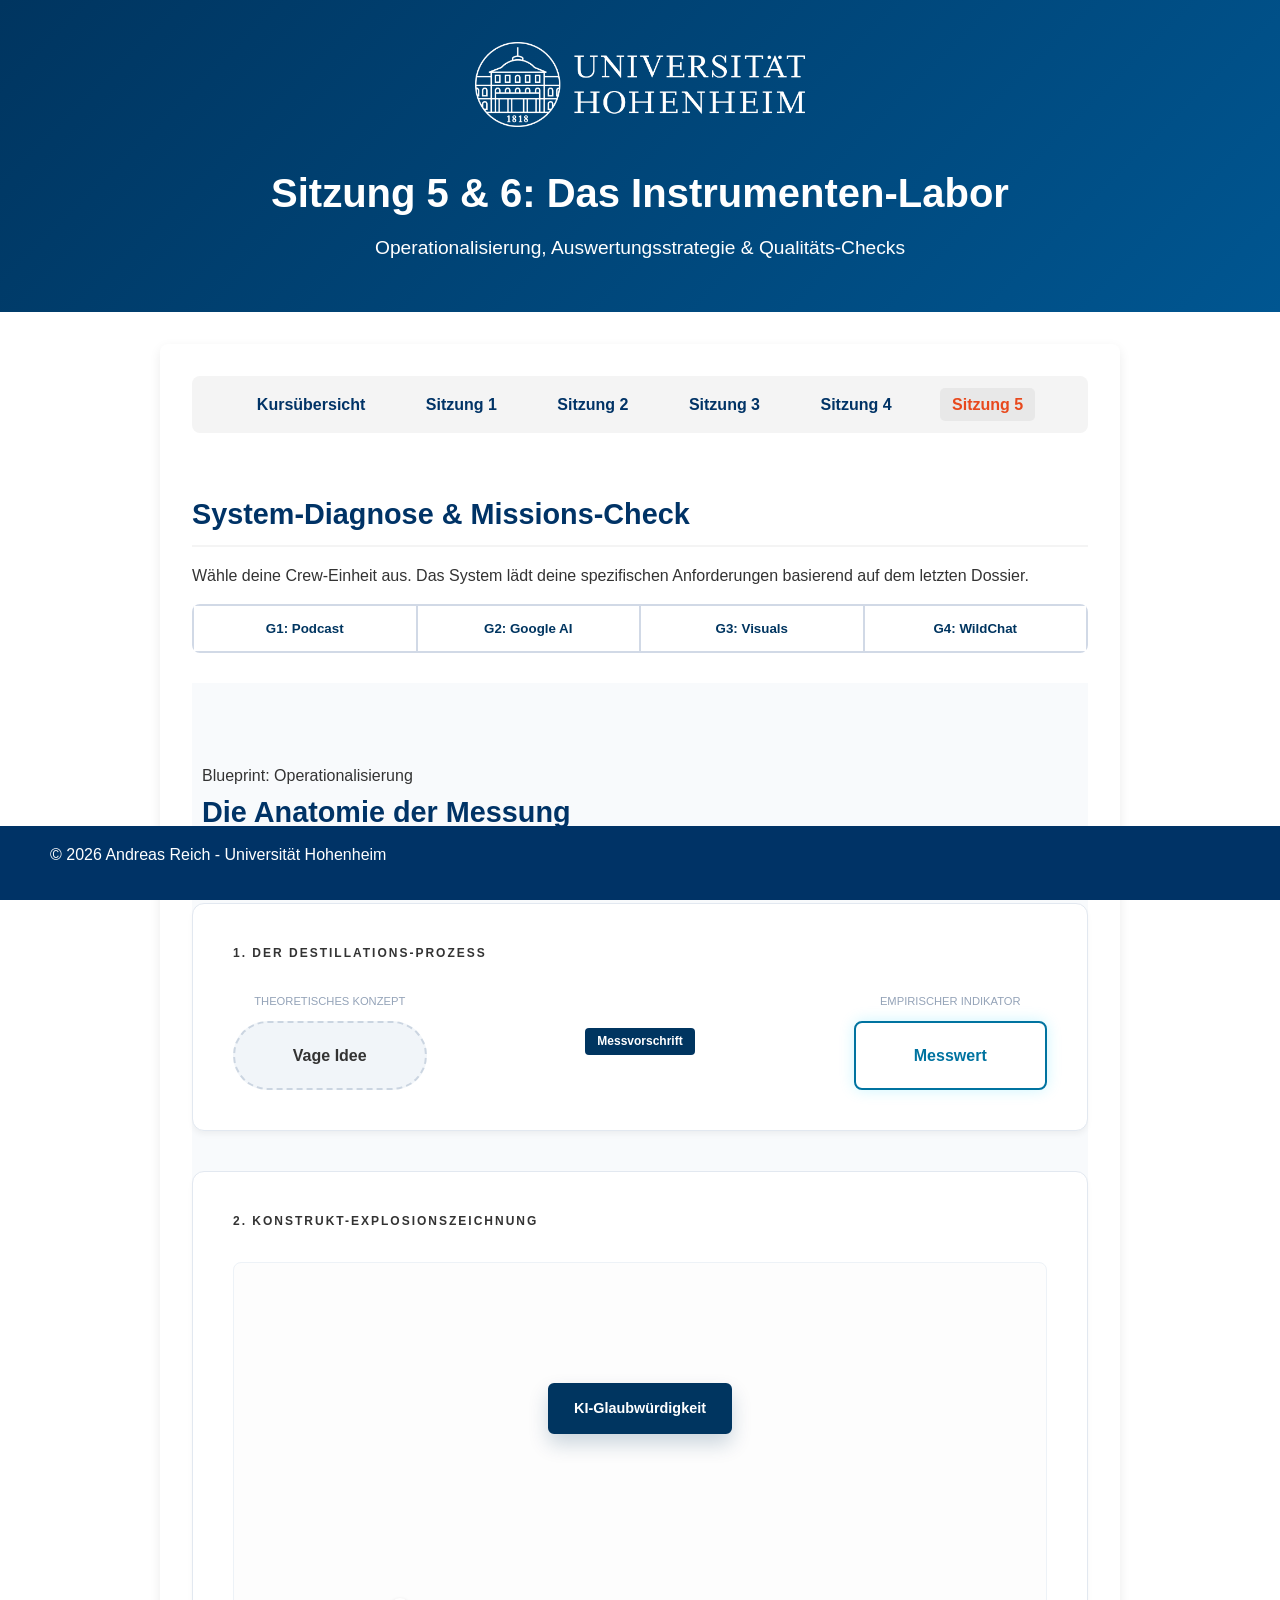
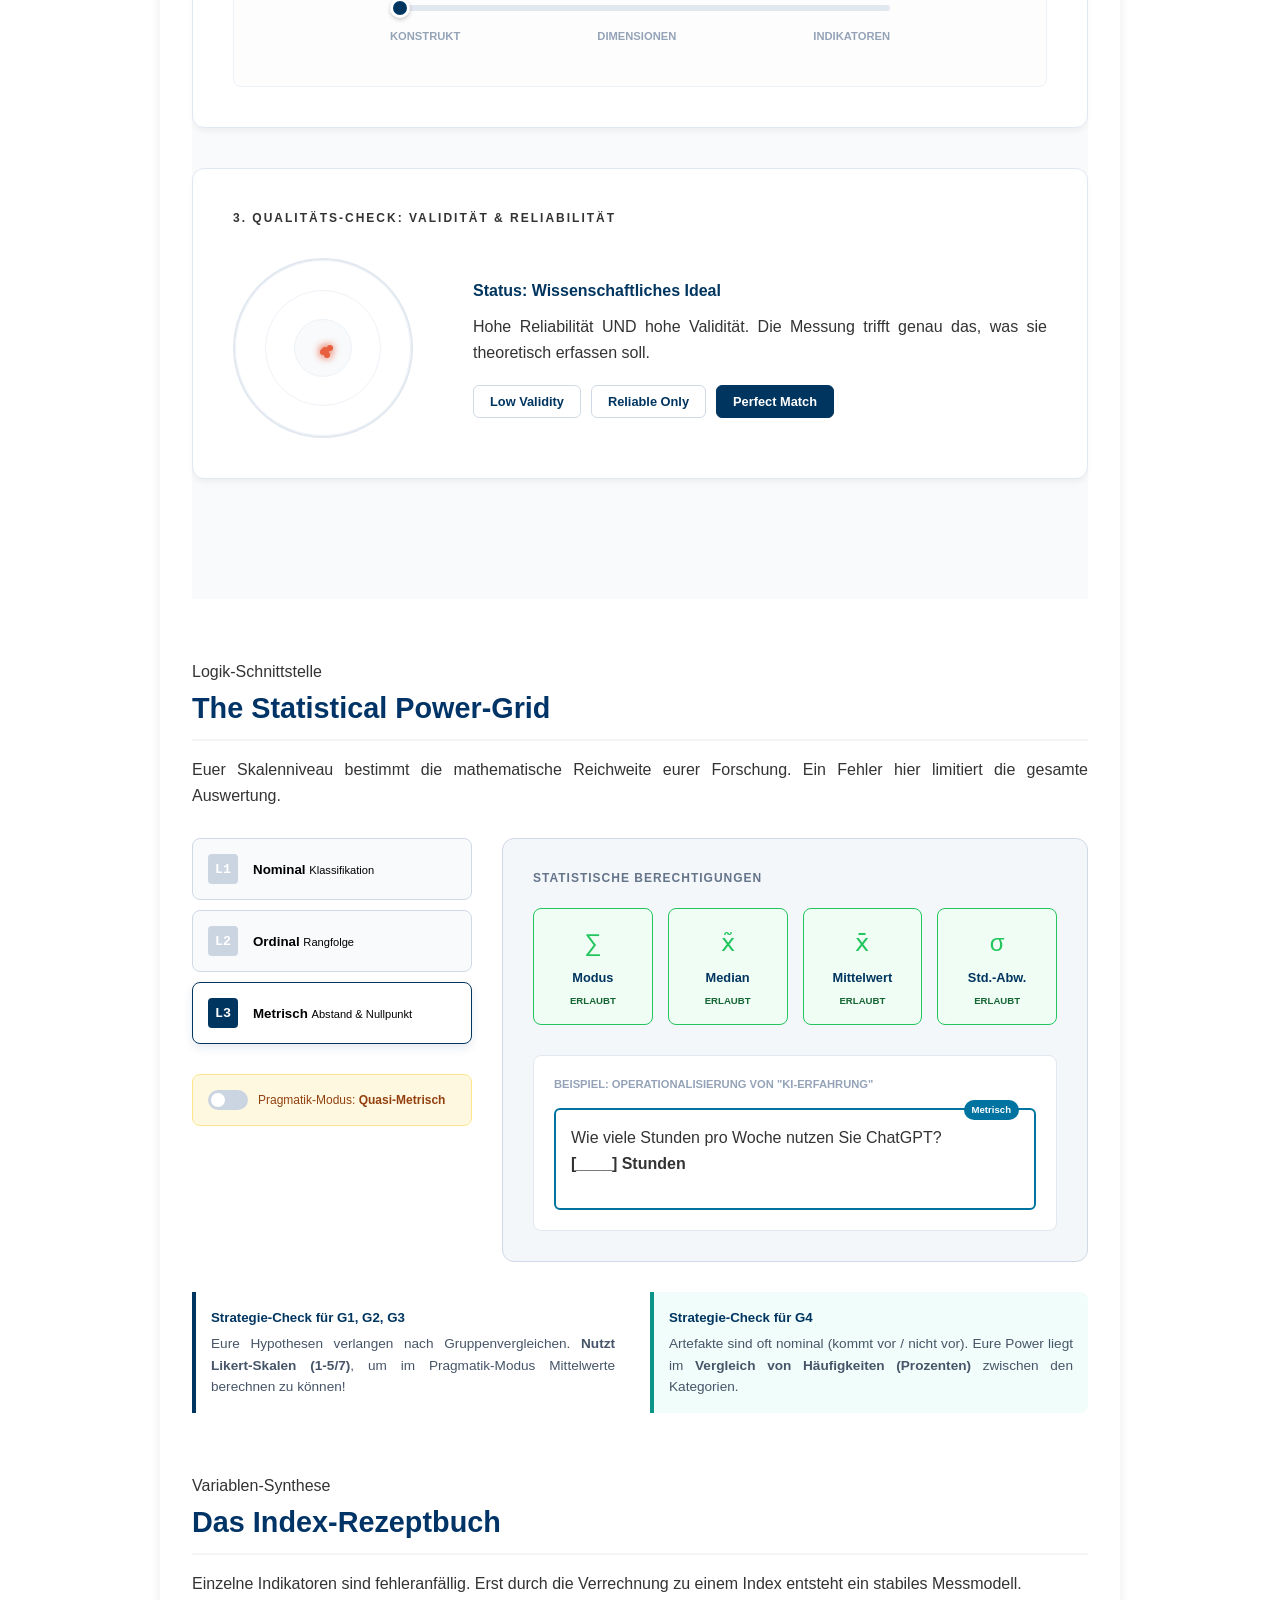
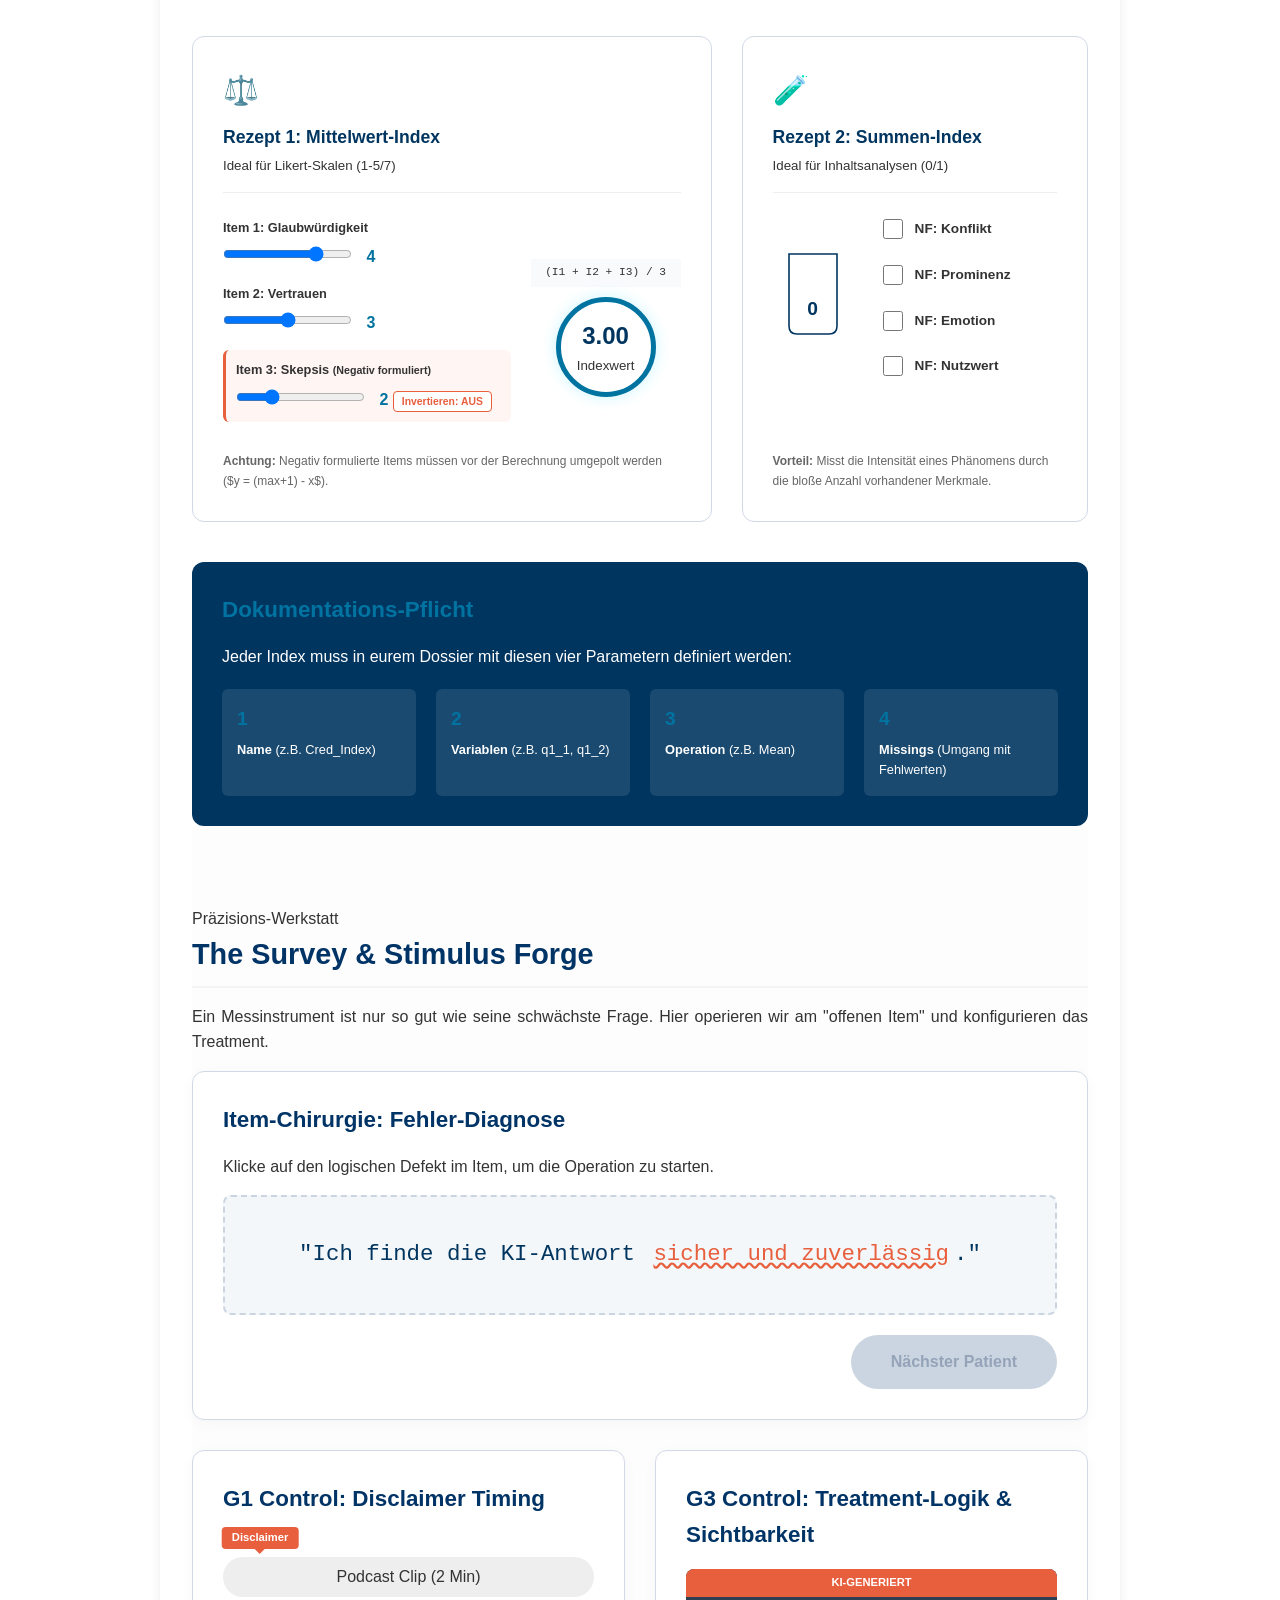
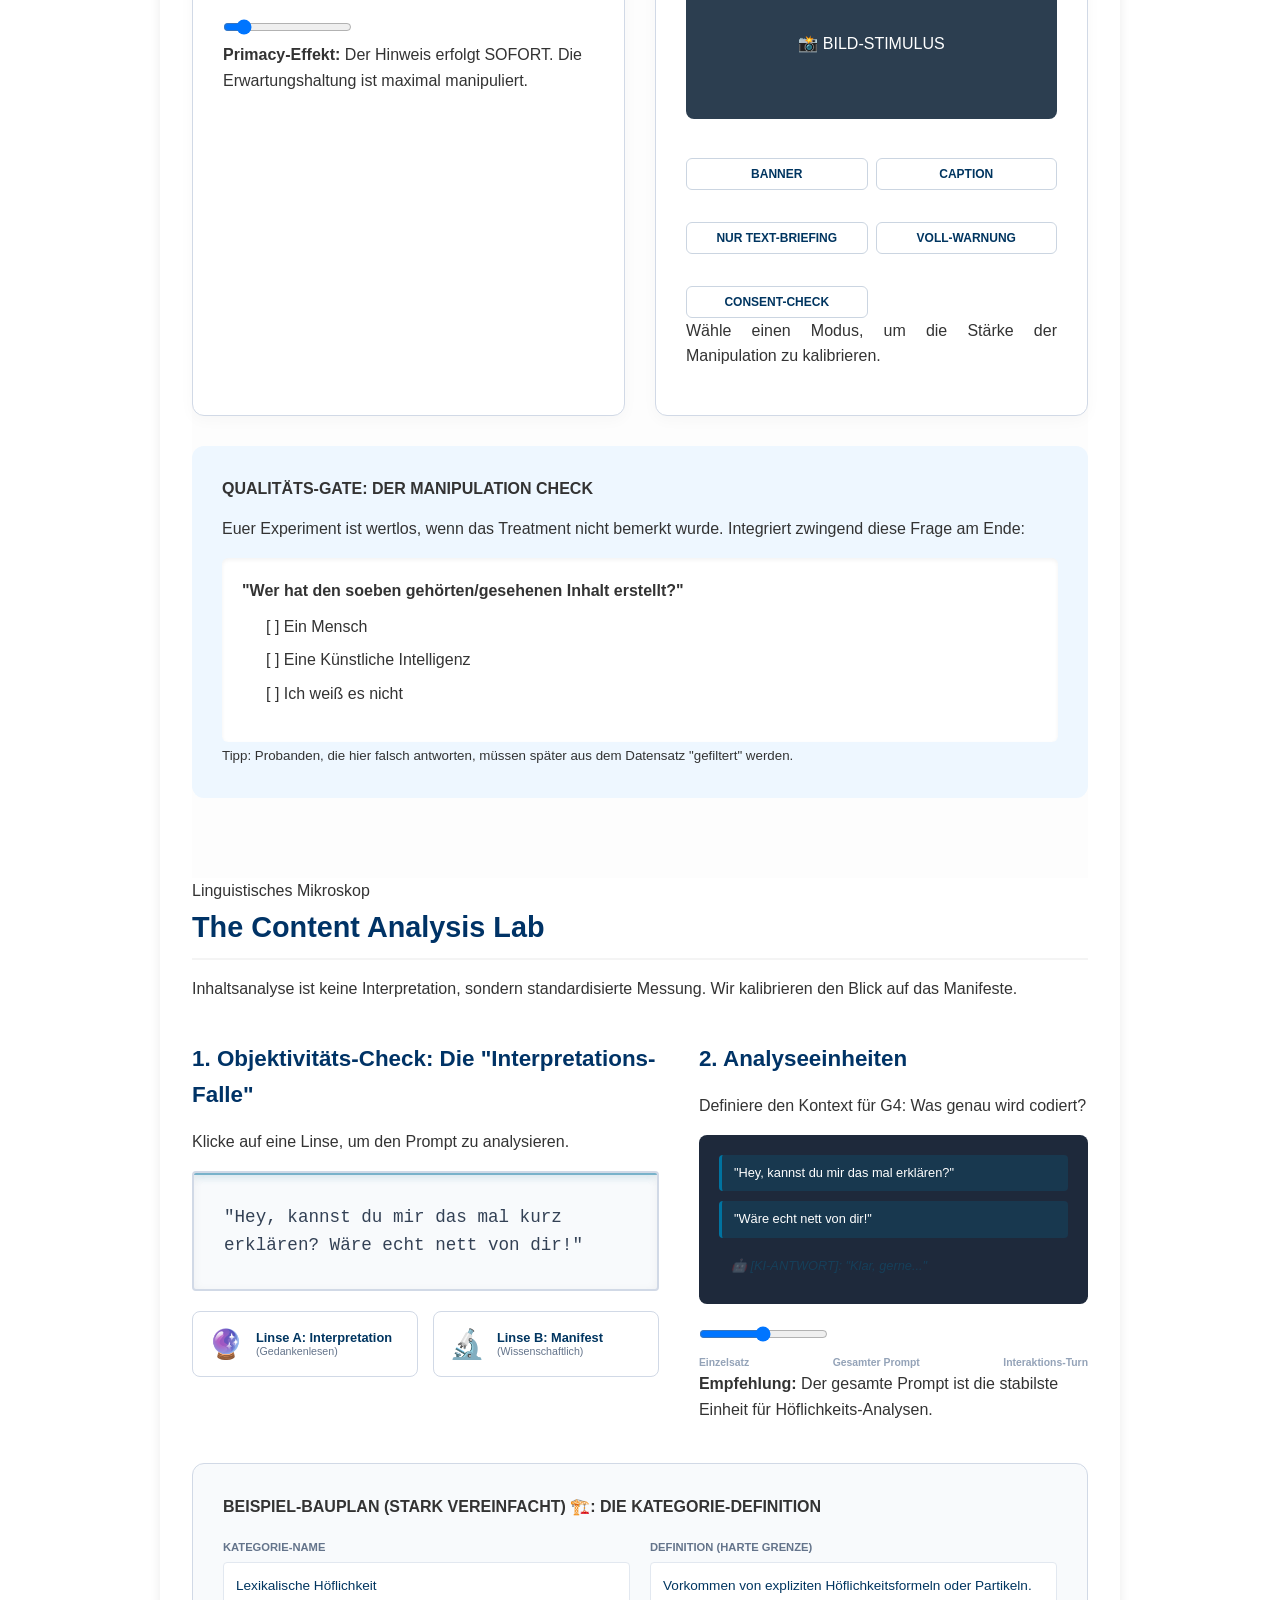
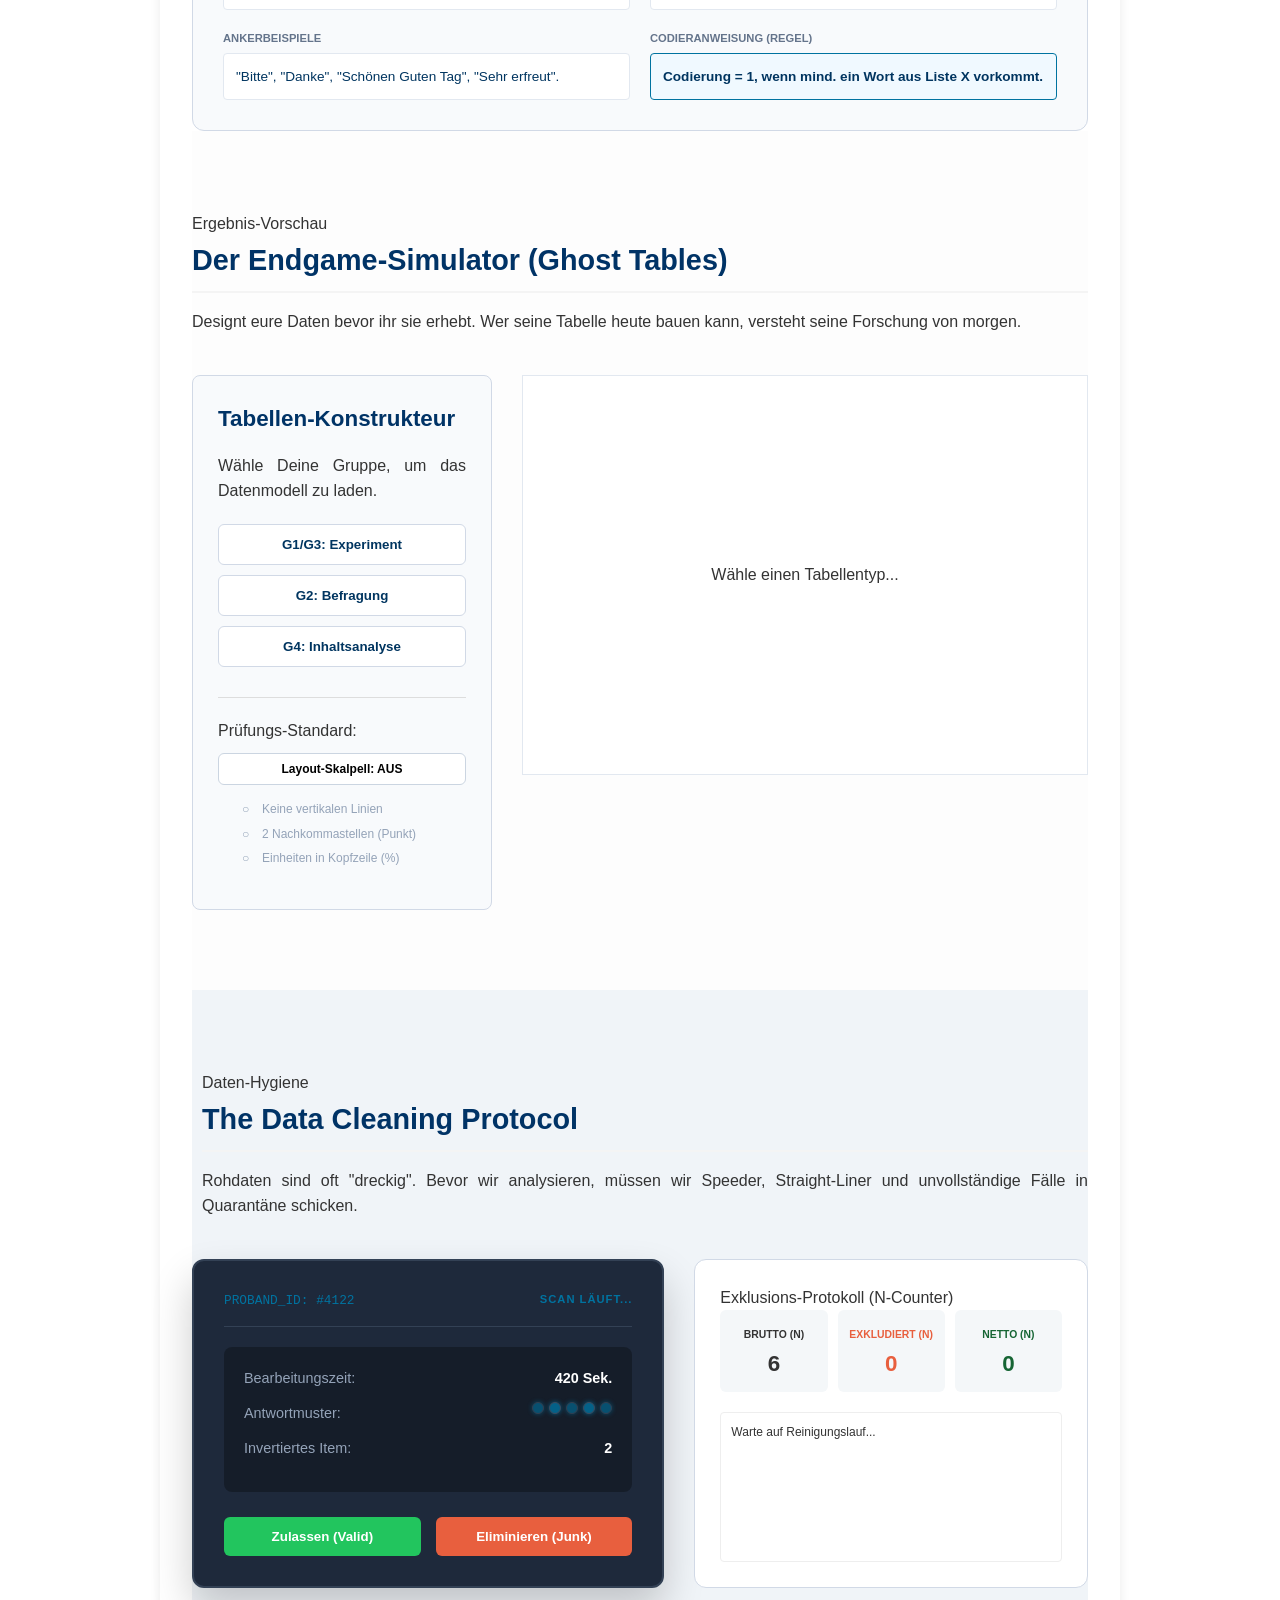
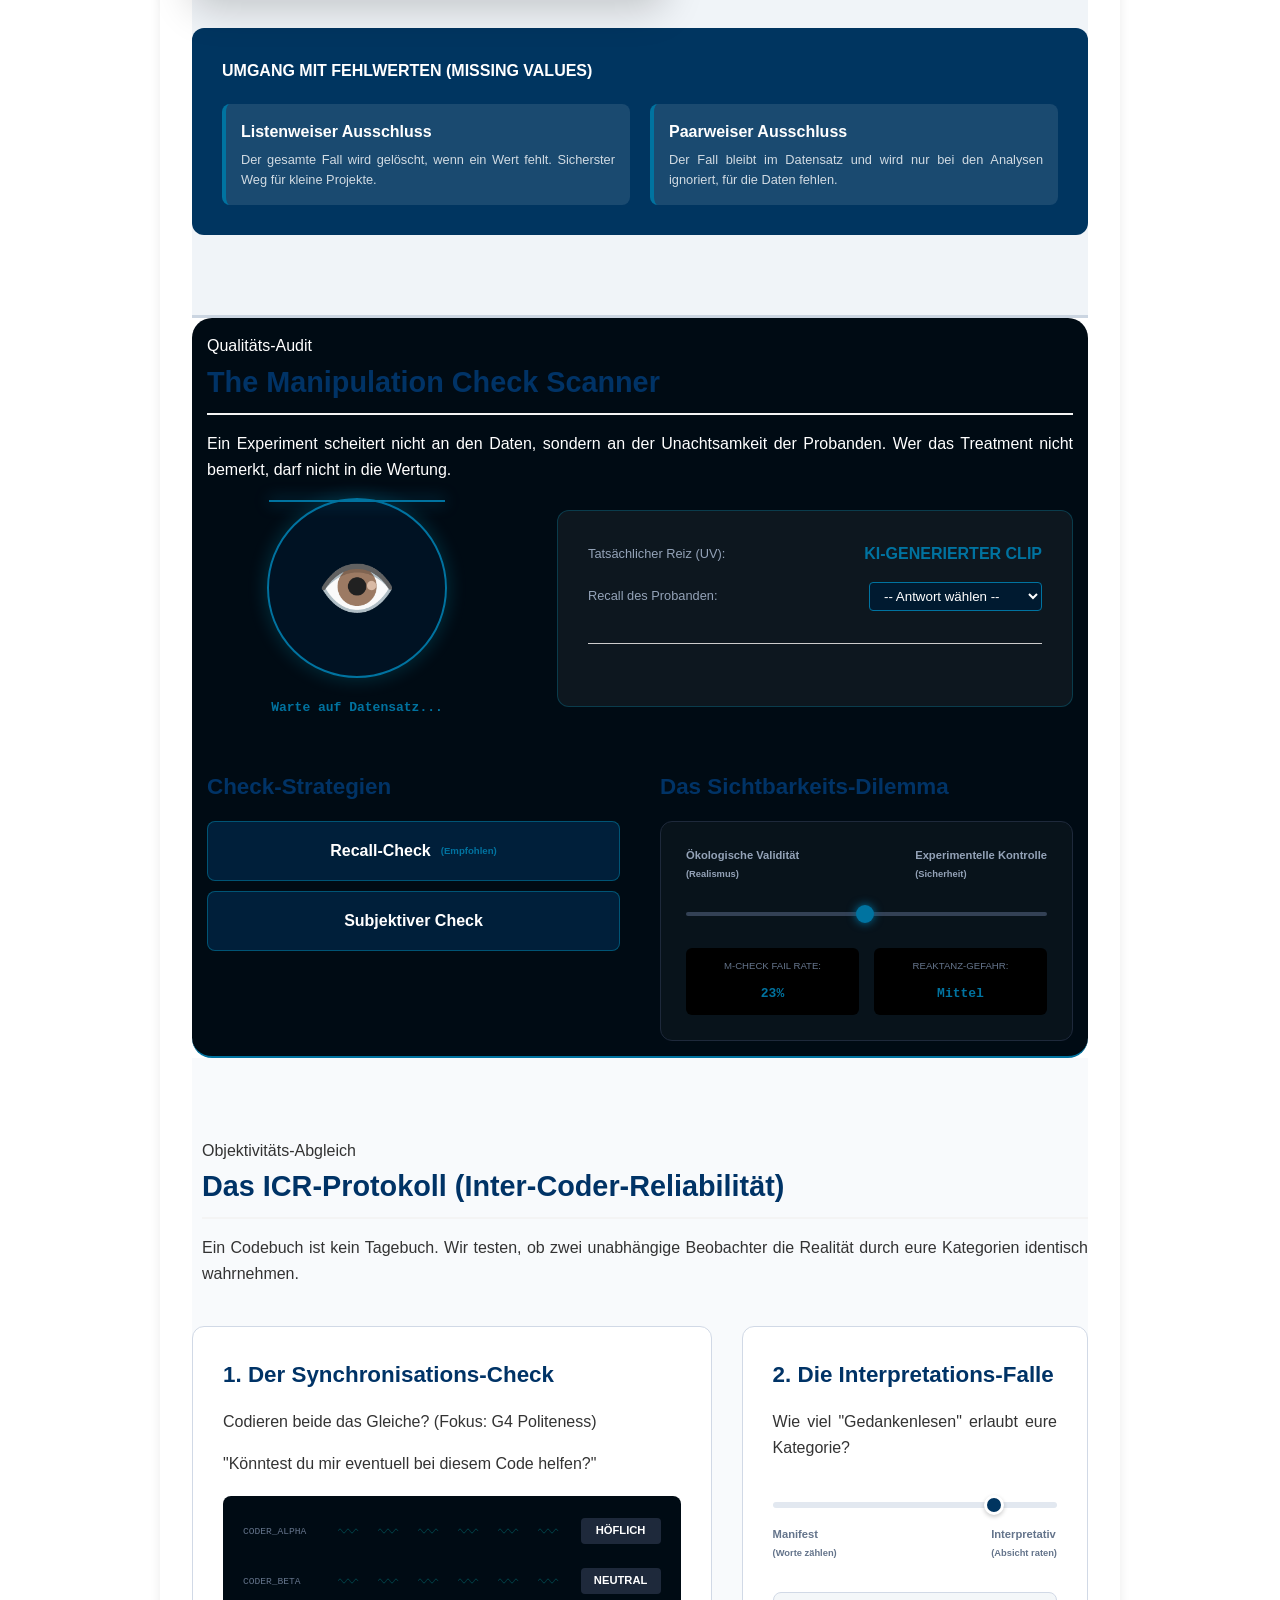
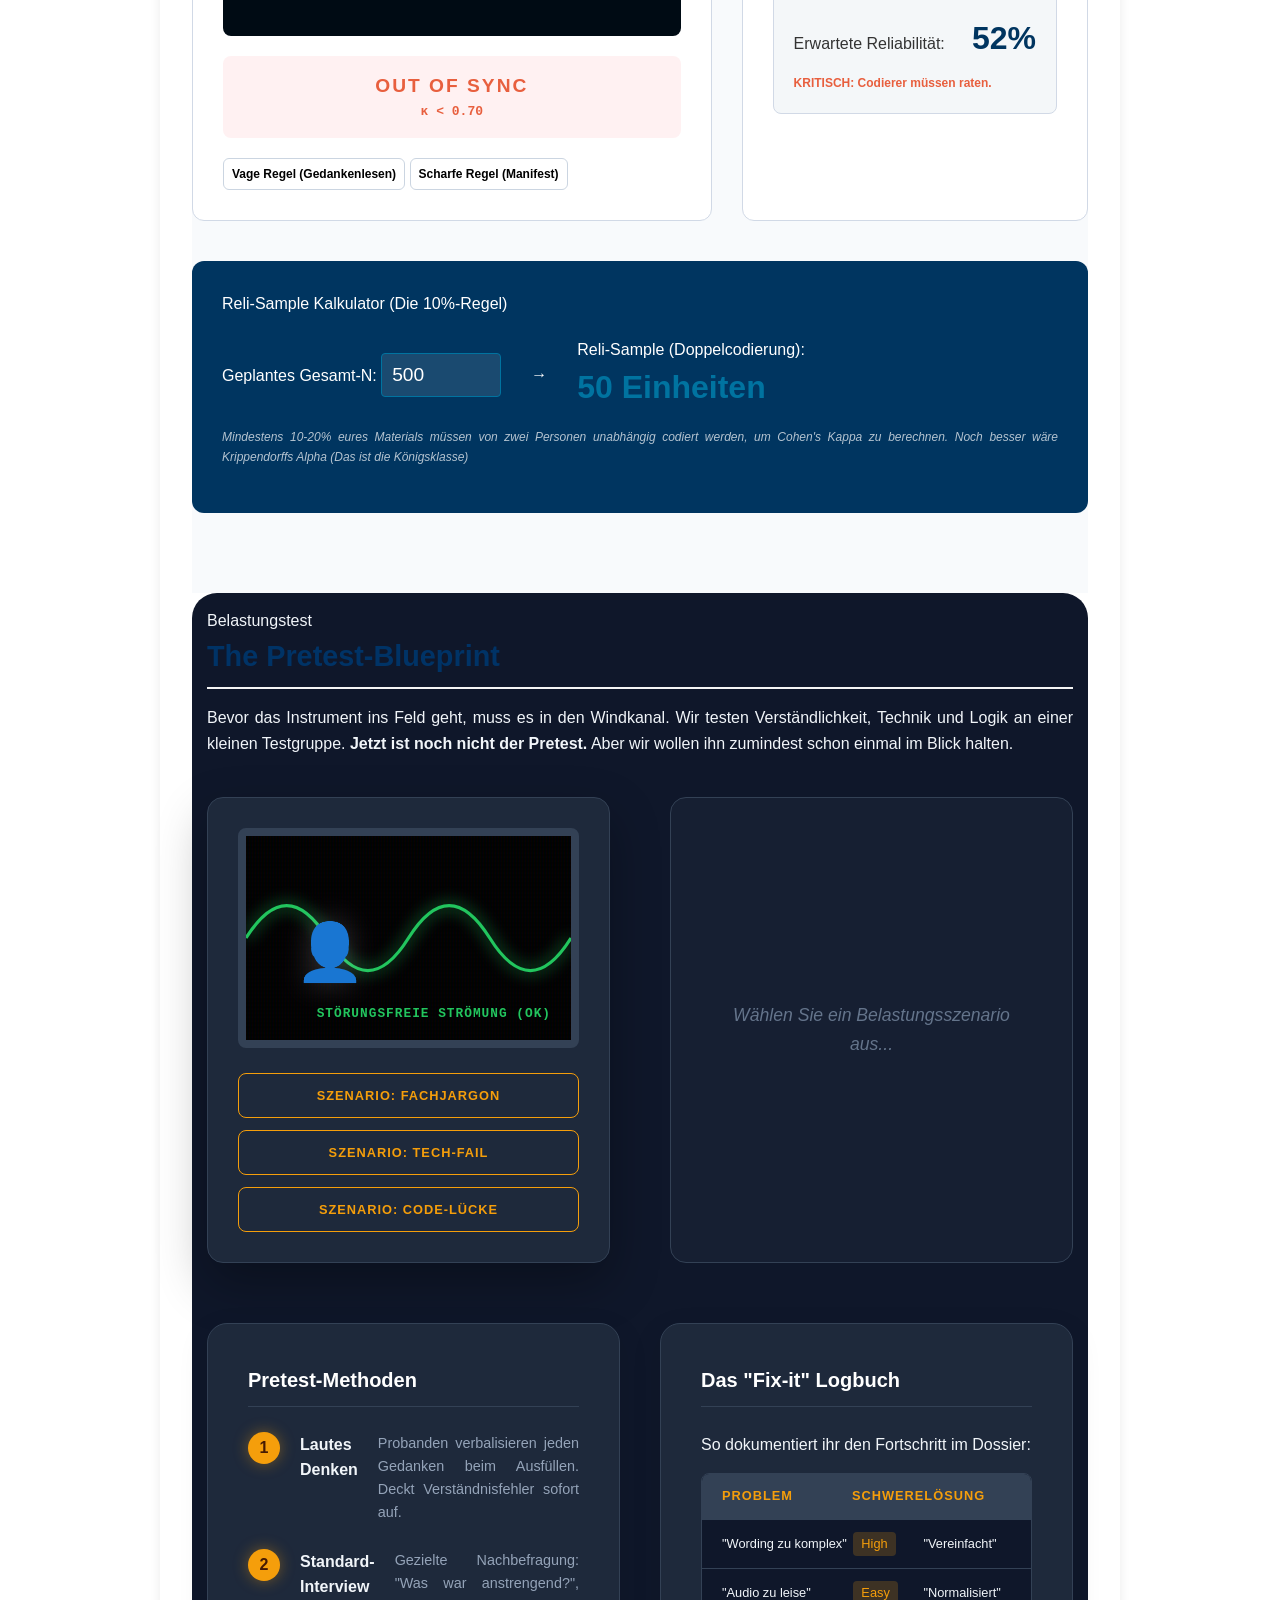
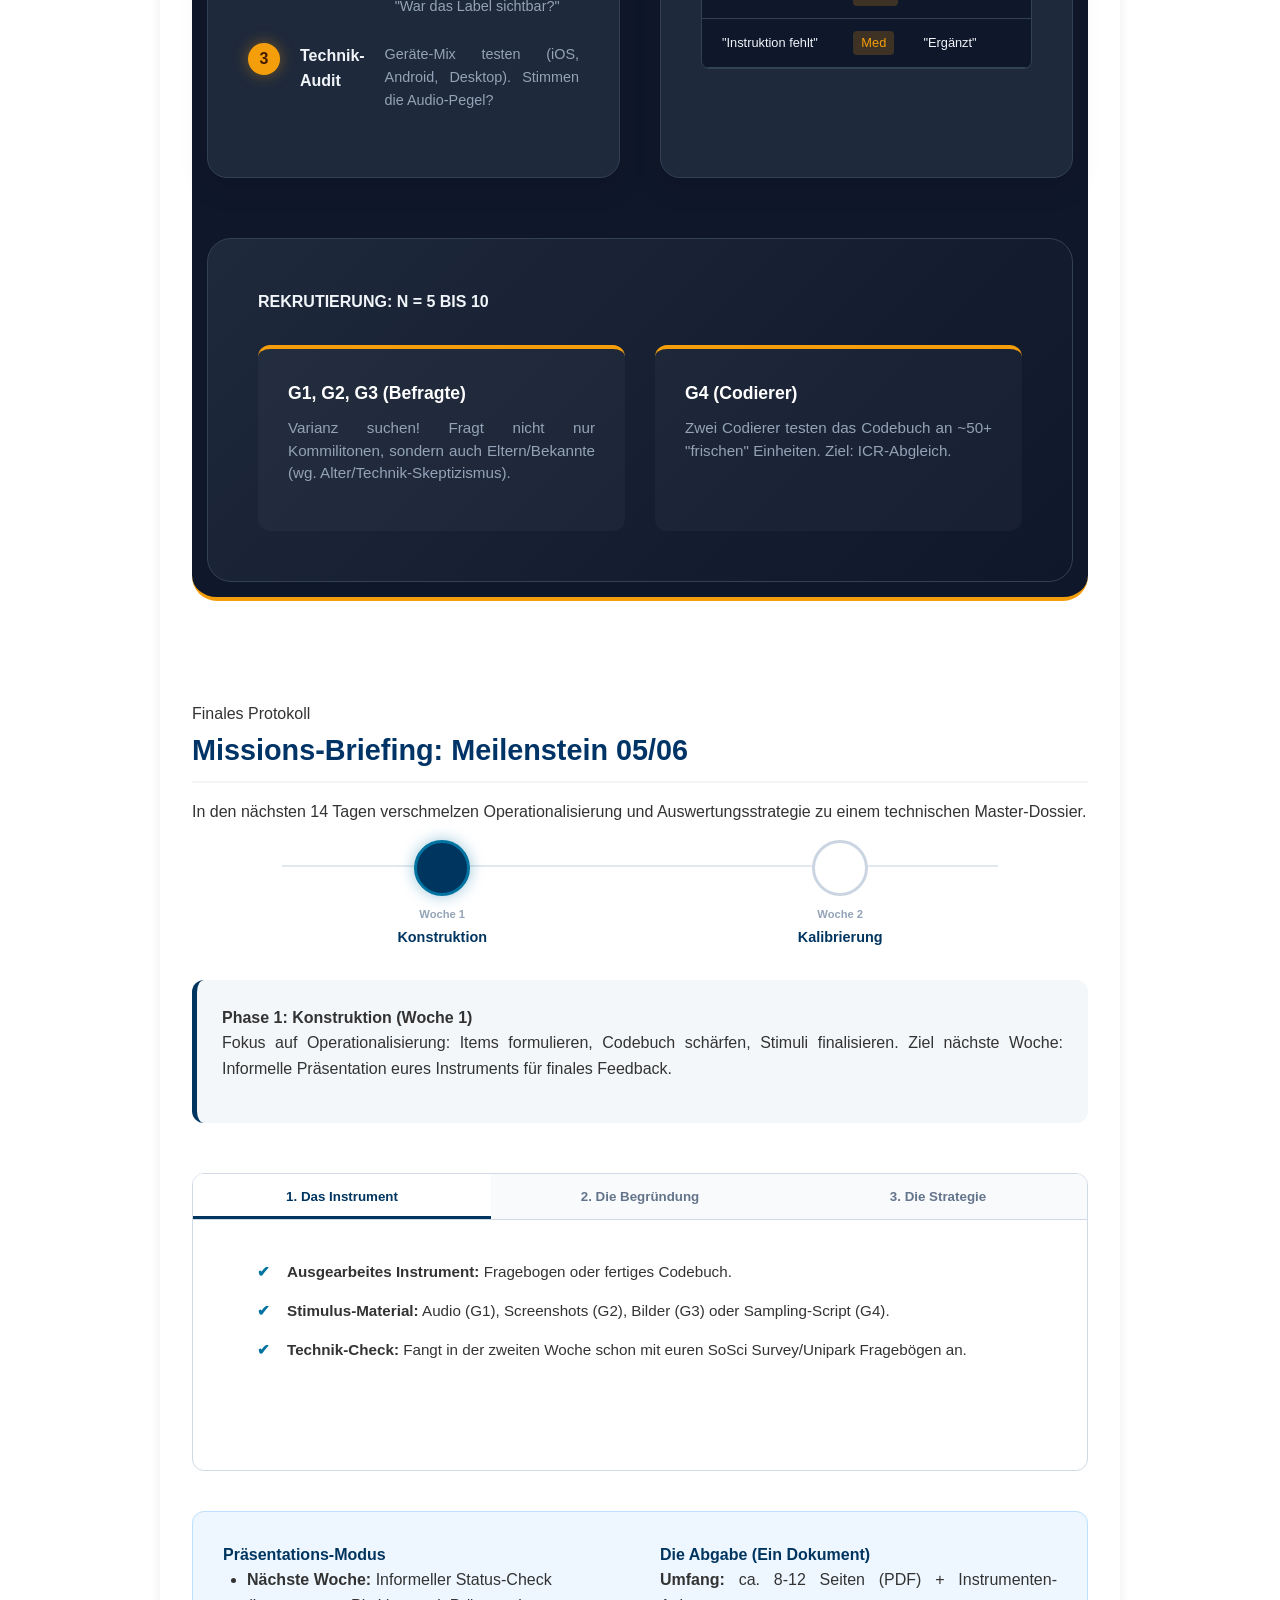
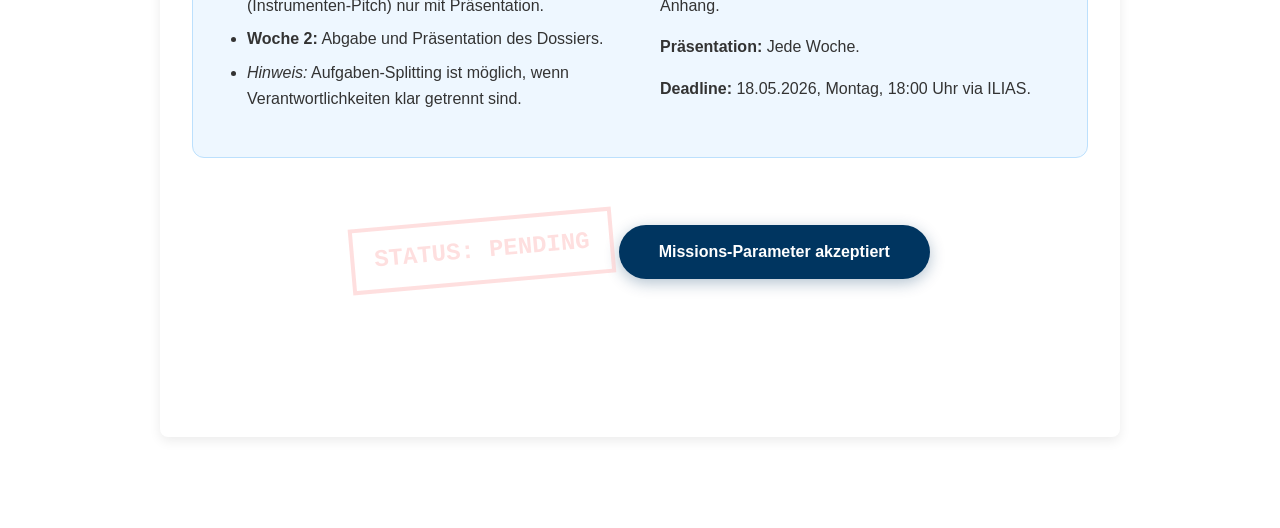
<file: session5.html>
<!DOCTYPE html>
<html lang="de">
<head>
    <meta charset="UTF-8">
    <meta name="viewport" content="width=device-width, initial-scale=1.0">
    <title>Sitzung 5/6: Das Forschungs-Labor – Methodenprojekt C</title>
    <link rel="stylesheet" href="style.css">
    <link rel="stylesheet" href="session3.css">
    <link rel="stylesheet" href="session4.css"> <!-- Reusing Lab Aesthetics -->
    <link rel="stylesheet" href="session5.css">
</head>
<body>

    <header>
        <a href="index.html">
            <img src="uni-logo-de_hoh_weiss.png" alt="Uni Hohenheim" class="uni-logo">
        </a>
        <h1>Sitzung 5 & 6: Das Instrumenten-Labor</h1>
        <p class="subtitle">Operationalisierung, Auswertungsstrategie & Qualitäts-Checks</p>
    </header>

    <div class="container">
        <nav>
            <ul>
                <li><a href="index.html">Kursübersicht</a></li>
                <li><a href="session1.html">Sitzung 1</a></li>
                <li><a href="session2.html">Sitzung 2</a></li>
                <li><a href="session3.html">Sitzung 3</a></li>
                <li><a href="session4.html">Sitzung 4</a></li>
                <li><a href="session5.html" class="active">Sitzung 5</a></li>
            </ul>
        </nav>

        <main>
<!-- SECTION 1: THE AUDIT TERMINAL -->
<section id="s5-audit-terminal" class="lab-section animated-on-scroll">
    <div class="lab-workspace">
        <div class="section-header">
            <span class="badge-expedition">Labor-Audit</span>
            <h2>System-Diagnose & Missions-Check</h2>
            <p>Wähle deine Crew-Einheit aus. Das System lädt deine spezifischen Anforderungen basierend auf dem letzten Dossier.</p>
        </div>

        <!-- Navigation: High-End Tab System -->
        <div class="lab-selector">
            <button class="lab-tab" onclick="initLabDiagnostic('g1')" id="tab-g1">G1: Podcast</button>
            <button class="lab-tab" onclick="initLabDiagnostic('g2')" id="tab-g2">G2: Google AI</button>
            <button class="lab-tab" onclick="initLabDiagnostic('g3')" id="tab-g3">G3: Visuals</button>
            <button class="lab-tab" onclick="initLabDiagnostic('g4')" id="tab-g4">G4: WildChat</button>
        </div>

        <div id="lab-main-frame" class="lab-frame hidden">
            <div class="lab-grid">
                <!-- Left: Metrics -->
                <div class="lab-panel metrics">
                    <h3 class="panel-title">System-Metriken</h3>
                    <div id="metrics-container">
                        <!-- Bars injected here -->
                    </div>
                </div>

                <!-- Right: Specific Report -->
                <div class="lab-panel report">
                    <h3 class="panel-title">Fehler-Protokoll</h3>
                    <div class="report-box-styled">
                        <div id="report-text"></div>
                    </div>
                </div>
            </div>

            <!-- Bottom: The Unique Safety Gate -->
            <div class="lab-safety-gate">
                <div class="gate-header">
                    <span class="alert-icon">!</span>
                    <h3>Spezifische Einsatzvoraussetzungen</h3>
                </div>
                <div id="unique-requirements-list" class="gate-list">
                    <!-- Unique checkboxes per group injected here -->
                </div>
                
                <div class="launch-control">
                    <button id="final-launch-btn" class="launch-btn disabled" disabled onclick="scrollToNextSection()">
                        Operationalisierung Starten
                    </button>
                </div>
            </div>
        </div>
    </div>
</section>

<!-- SECTION 2: THE ANATOMY OF MEASUREMENT -->
<section id="s5-translation-engine" class="lab-section blueprint-theme animated-on-scroll">
    <div class="lab-workspace">
        <div class="section-header-2">
            <span class="badge-blueprint">Blueprint: Operationalisierung</span>
            <h2>Die Anatomie der Messung</h2>
            <p>Vom abstrakten Gedanken zur klaren Messung: Wir konstruieren die Brücke zwischen Theorie und Empirie.</p>
        </div>

        <!-- COMPONENT A: THE DISTILLATION PIPE -->
        <div class="blueprint-card">
            <h3 class="card-subtitle">1. Der Destillations-Prozess</h3>
            <div class="distillation-bench">
                <div class="distill-stage">
                    <div class="node-label">Theoretisches Konzept</div>
                    <div class="concept-cloud">Vage Idee</div>
                </div>
                <div class="distill-separator">
                    <svg class="pipe-svg" viewBox="0 0 100 100">
                        <path d="M0,50 L100,50" stroke="#cbd5e1" stroke-width="2" stroke-dasharray="4 4"/>
                        <circle id="concept-particle" cx="10" cy="50" r="6" fill="var(--lab-cyan)"/>
                    </svg>
                    <div class="core-box">Messvorschrift</div>
                </div>
                <div class="distill-stage">
                    <div class="node-label">Empirischer Indikator</div>
                    <div class="data-crystal">Messwert</div>
                </div>
            </div>
        </div>

        <!-- COMPONENT B: THE EXPLOSION DRAWING -->
        <div class="blueprint-card">
            <h3 class="card-subtitle">2. Konstrukt-Explosionszeichnung</h3>
            <div class="explosion-bench">
                <div id="explosion-stage" class="zoom-state-1">
                    <!-- Layer 1: Konstrukt -->
                    <div class="layer layer-construct">
                        <div class="blueprint-node master">KI-Glaubwürdigkeit</div>
                    </div>
                    <!-- Layer 2: Dimensionen -->
                    <div class="layer layer-dimensions">
                        <div class="blueprint-node dim">Richtigkeit</div>
                        <div class="blueprint-node dim">Fairness</div>
                        <div class="blueprint-node dim">Transparenz</div>
                    </div>
                    <!-- Layer 3: Indikatoren -->
                    <div class="layer layer-indicators">
                        <div class="blueprint-node item">"Die Info stimmt"</div>
                        <div class="blueprint-node item">"KI ist neutral"</div>
                        <div class="blueprint-node item">"Quellen sind klar"</div>
                    </div>
                </div>
                
                <div class="zoom-controls">
                    <input type="range" id="dimension-zoom" min="1" max="3" value="1" class="lab-slider">
                    <div class="slider-ticks">
                        <span>Konstrukt</span>
                        <span>Dimensionen</span>
                        <span>Indikatoren</span>
                    </div>
                </div>
            </div>
        </div>

        <!-- COMPONENT C: PRECISION SCOPE -->
        <div class="blueprint-card">
            <h3 class="card-subtitle">3. Qualitäts-Check: Validität & Reliabilität</h3>
            <div class="scope-bench">
                <div class="scope-visual">
                    <div class="target-system">
                        <div class="ring r3"></div>
                        <div class="ring r2"></div>
                        <div class="ring r1"></div>
                        <div id="hit-container"></div>
                    </div>
                </div>
                <div class="scope-content">
                    <h4 id="scope-status">Status: Scan läuft...</h4>
                    <p id="scope-explainer">Wähle einen Testmodus für die Messgenauigkeit.</p>
                    <div class="scope-btn-group">
                        <button class="scope-btn" onclick="updateScope('invalid')">Low Validity</button>
                        <button class="scope-btn" onclick="updateScope('reliable')">Reliable Only</button>
                        <button class="scope-btn active" onclick="updateScope('perfect')">Perfect Match</button>
                    </div>
                </div>
            </div>
        </div>
    </div>
</section>

<!-- SECTION 3: THE STATISTICAL POWER-GRID -->
<section id="s5-scale-grid" class="lab-section matrix-theme animated-on-scroll">
    <div class="lab-workspace">
        <div class="section-header">
            <span class="badge-matrix">Logik-Schnittstelle</span>
            <h2>The Statistical Power-Grid</h2>
            <p>Euer Skalenniveau bestimmt die mathematische Reichweite eurer Forschung. Ein Fehler hier limitiert die gesamte Auswertung.</p>
        </div>

        <div class="power-grid-interface">
            <!-- Sidebar: Level Selector -->
            <div class="level-control">
                <button class="level-btn" onclick="activateLevel('nominal')" id="btn-nominal">
                    <span class="level-num">L1</span>
                    <div class="level-info"><strong>Nominal</strong> <small>Klassifikation</small></div>
                </button>
                <button class="level-btn" onclick="activateLevel('ordinal')" id="btn-ordinal">
                    <span class="level-num">L2</span>
                    <div class="level-info"><strong>Ordinal</strong> <small>Rangfolge</small></div>
                </button>
                <button class="level-btn active" onclick="activateLevel('metric')" id="btn-metric">
                    <span class="level-num">L3</span>
                    <div class="level-info"><strong>Metrisch</strong> <small>Abstand & Nullpunkt</small></div>
                </button>
                
                <div class="quasi-toggle-box">
                    <label class="quasi-switch">
                        <input type="checkbox" id="quasi-trigger" onchange="toggleQuasi()">
                        <span class="slider round"></span>
                    </label>
                    <span class="quasi-label">Pragmatik-Modus: <strong>Quasi-Metrisch</strong></span>
                </div>
            </div>

            <!-- Main: The Permission Matrix -->
            <div class="matrix-display">
                <div class="matrix-header">Statistische Berechtigungen</div>
                <div class="permission-grid">
                    <div class="perm-cell" id="perm-mode">
                        <div class="perm-icon">∑</div>
                        <div class="perm-label">Modus</div>
                        <div class="perm-status">ERLAUBT</div>
                    </div>
                    <div class="perm-cell" id="perm-median">
                        <div class="perm-icon">x͂</div>
                        <div class="perm-label">Median</div>
                        <div class="perm-status">ERLAUBT</div>
                    </div>
                    <div class="perm-cell" id="perm-mean">
                        <div class="perm-icon">x̄</div>
                        <div class="perm-label">Mittelwert</div>
                        <div class="perm-status" id="mean-status">ERLAUBT</div>
                    </div>
                    <div class="perm-cell" id="perm-sd">
                        <div class="perm-icon">σ</div>
                        <div class="perm-label">Std.-Abw.</div>
                        <div class="perm-status" id="sd-status">ERLAUBT</div>
                    </div>
                </div>

                <!-- Live Example: Scale Transformer -->
                <div class="scale-transformer">
                    <div class="transformer-header">Beispiel: Operationalisierung von "KI-Erfahrung"</div>
                    <div id="transformer-content" class="transformer-body">
                        <div class="example-box">
                            <span class="tag-level" id="trans-tag">Metrisch</span>
                            <p id="trans-text">"Wie viele Stunden pro Woche nutzen Sie ChatGPT?" <br><strong>[____] Stunden</strong></p>
                        </div>
                    </div>
                </div>
            </div>
        </div>

        <!-- Group Calibration -->
        <div class="group-calibration-panel">
            <div class="calib-card">
                <h5>Strategie-Check für G1, G2, G3</h5>
                <p>Eure Hypothesen verlangen nach Gruppenvergleichen. <strong>Nutzt Likert-Skalen (1-5/7)</strong>, um im Pragmatik-Modus Mittelwerte berechnen zu können!</p>
            </div>
            <div class="calib-card alt">
                <h5>Strategie-Check für G4</h5>
                <p>Artefakte sind oft nominal (kommt vor / nicht vor). Eure Power liegt im <strong>Vergleich von Häufigkeiten (Prozenten)</strong> zwischen den Kategorien.</p>
            </div>
        </div>
    </div>
</section>

<!-- SECTION 4: THE INDEX RECIPE BOOK -->
<section id="s5-index-synthesis" class="lab-section lab-theme-light animated-on-scroll">
    <div class="lab-workspace">
        <div class="section-header">
            <span class="badge-blueprint">Variablen-Synthese</span>
            <h2>Das Index-Rezeptbuch</h2>
            <p>Einzelne Indikatoren sind fehleranfällig. Erst durch die Verrechnung zu einem Index entsteht ein stabiles Messmodell.</p>
        </div>

        <div class="recipe-grid">
            <!-- RECIPE 1: THE MEAN MACHINE (G1, G2, G3) -->
            <div class="recipe-card mean-machine">
                <div class="recipe-header">
                    <span class="recipe-icon">⚖️</span>
                    <h3>Rezept 1: Mittelwert-Index</h3>
                    <small>Ideal für Likert-Skalen (1-5/7)</small>
                </div>
                
                <div class="recipe-simulator">
                    <div class="sim-controls">
                        <div class="control-row">
                            <label>Item 1: Glaubwürdigkeit</label>
                            <input type="range" class="index-slider" min="1" max="5" value="4" oninput="calcMeanIndex()">
                            <span class="val-display">4</span>
                        </div>
                        <div class="control-row">
                            <label>Item 2: Vertrauen</label>
                            <input type="range" class="index-slider" min="1" max="5" value="3" oninput="calcMeanIndex()">
                            <span class="val-display">3</span>
                        </div>
                        <div class="control-row invert-row" id="row-invert">
                            <label>Item 3: Skepsis <small>(Negativ formuliert)</small></label>
                            <input type="range" class="index-slider" min="1" max="5" value="2" oninput="calcMeanIndex()">
                            <span class="val-display">2</span>
                            <button class="btn-invert" onclick="toggleInversion(this)">Invertieren: AUS</button>
                        </div>
                    </div>

                    <div class="recipe-result">
                        <div class="formula-box">
                            (I1 + I2 + <span id="formula-i3">I3</span>) / 3
                        </div>
                        <div class="result-circle">
                            <span id="mean-result">3.00</span>
                            <small>Indexwert</small>
                        </div>
                    </div>
                </div>
                <div class="recipe-footer-info">
                    <strong>Achtung:</strong> Negativ formulierte Items müssen vor der Berechnung umgepolt werden ($y = (max+1) - x$).
                </div>
            </div>

            <!-- RECIPE 2: THE ACCUMULATOR (G4) -->
            <div class="recipe-card sum-machine">
                <div class="recipe-header">
                    <span class="recipe-icon">🧪</span>
                    <h3>Rezept 2: Summen-Index</h3>
                    <small>Ideal für Inhaltsanalysen (0/1)</small>
                </div>

                <div class="accumulator-bench">
                    <div class="beaker-container">
                        <svg class="beaker-svg" viewBox="0 0 100 120">
                            <path d="M20,10 L20,100 Q20,110 30,110 L70,110 Q80,110 80,100 L80,10 Z" fill="none" stroke="var(--lab-blue)" stroke-width="2"/>
                            <rect id="liquid-fill" x="22" y="108" width="56" height="0" fill="var(--lab-cyan)" transition="all 0.5s"/>
                        </svg>
                        <div class="beaker-value" id="sum-result">0</div>
                    </div>

                    <div class="accumulator-checks">
                        <label class="check-item"><input type="checkbox" onchange="calcSumIndex()"> NF: Konflikt</label>
                        <label class="check-item"><input type="checkbox" onchange="calcSumIndex()"> NF: Prominenz</label>
                        <label class="check-item"><input type="checkbox" onchange="calcSumIndex()"> NF: Emotion</label>
                        <label class="check-item"><input type="checkbox" onchange="calcSumIndex()"> NF: Nutzwert</label>
                    </div>
                </div>
                <div class="recipe-footer-info">
                    <strong>Vorteil:</strong> Misst die Intensität eines Phänomens durch die bloße Anzahl vorhandener Merkmale.
                </div>
            </div>
        </div>

        <!-- Technical Protocol Guide -->
        <div class="protocol-blueprint">
            <h3>Dokumentations-Pflicht</h3>
            <p>Jeder Index muss in eurem Dossier mit diesen vier Parametern definiert werden:</p>
            <div class="protocol-grid">
                <div class="proto-item"><span>1</span><strong>Name</strong> (z.B. Cred_Index)</div>
                <div class="proto-item"><span>2</span><strong>Variablen</strong> (z.B. q1_1, q1_2)</div>
                <div class="proto-item"><span>3</span><strong>Operation</strong> (z.B. Mean)</div>
                <div class="proto-item"><span>4</span><strong>Missings</strong> (Umgang mit Fehlwerten)</div>
            </div>
        </div>
    </div>
</section>


<!-- SECTION 5: THE SURVEY & STIMULUS FORGE -->
<section id="s5-survey-forge" class="lab-section forge-theme animated-on-scroll">
    <div class="lab-workspace">
        <div class="section-header">
            <span class="badge-blueprint">Präzisions-Werkstatt</span>
            <h2>The Survey & Stimulus Forge</h2>
            <p>Ein Messinstrument ist nur so gut wie seine schwächste Frage. Hier operieren wir am "offenen Item" und konfigurieren das Treatment.</p>
        </div>

        <!-- Component A: Item Surgery (The Scalpel) -->
        <div class="forge-card surgery-bench">
            <div class="card-header-inner">
                <h3>Item-Chirurgie: Fehler-Diagnose</h3>
                <p class="small">Klicke auf den logischen Defekt im Item, um die Operation zu starten.</p>
            </div>
            
<div class="operation-table">
    <!-- Das "kranke" Item -->
    <div id="patient-item" class="item-to-fix">
        "Ich finde die KI-Antwort <span class="tumor" onclick="operate()">sicher und zuverlässig</span>."
    </div>
    
    <div id="surgery-feedback" class="surgery-feedback hidden">
        <!-- Linke Seite: Was ist das Problem? -->
        <div class="diagnosis-panel">
            <div class="status-badge-mini alert">Befund</div>
            <h4 id="diag-title">...</h4>
            <p id="diag-expl">...</p>
        </div>

        <!-- Rechte Seite: Die Heilung (wird erst nach Diagnose sichtbar) -->
        <div class="healing-panel">
            <div class="status-badge-mini success">Heilung</div>
            <div id="healed-items-list" class="healed-items">
                <!-- Neue Items kommen hier rein -->
            </div>
        </div>
    </div>

    <!-- Kontroll-Leiste -->
    <div class="surgery-controls">
        <button id="next-patient-btn" class="launch-btn disabled" disabled onclick="nextPatient()">
            Nächster Patient
        </button>
    </div>
</div>
        </div>

        <div class="stimulus-config-grid">
            <!-- Component B: G1 Audio Timeline Simulator -->
            <div class="forge-card">
                <h3>G1 Control: Disclaimer Timing</h3>
                <div class="timeline-sim">
                    <div class="timeline-track">
                        <div class="timeline-marker" id="disclaimer-marker" style="left: 10%;">Disclaimer</div>
                        <div class="timeline-audio-block">Podcast Clip (2 Min)</div>
                    </div>
                    <input type="range" min="0" max="90" value="10" oninput="updateG1Timeline(this.value)">
                </div>
                <div id="g1-logic-feedback" class="sim-note">
                    <strong>Primacy-Effekt:</strong> Der Hinweis erfolgt SOFORT. Die Erwartungshaltung ist maximal manipuliert.
                </div>
            </div>

<div class="forge-card">
    <h3>G3 Control: Treatment-Logik & Sichtbarkeit</h3>
    <div class="visual-mockup">
        <div class="mockup-img" id="g3-mockup-area">
            <!-- Dynamische Elemente -->
            <div id="g3-label" class="label-banner">KI-GENERIERT</div>
            <div id="g3-warning-overlay" class="warning-overlay hidden">
                <div class="overlay-content">
                    <span style="font-size:2rem">⚠️</span><br>
                    <strong>ACHTUNG:</strong><br>Das folgende Bild wurde von einer KI erstellt.
                </div>
            </div>
            <div class="mockup-content">📸 BILD-STIMULUS</div>
        </div>
        
        <!-- NEU: Consent Checkmark Mockup -->
        <div id="g3-consent-area" class="consent-mockup hidden">
            <input type="checkbox" id="mock-consent"> 
            <label for="mock-consent">Ich habe verstanden, dass dieses Bild KI-generiert ist.</label>
        </div>

        <div class="mockup-controls-grid">
            <button class="compass-btn btn-logic sm" onclick="setG3Style('banner')">Banner</button>
            <button class="compass-btn btn-logic sm" onclick="setG3Style('caption')">Caption</button>
            <button class="compass-btn btn-logic sm" onclick="setG3Style('text')">Nur Text-Briefing</button>
            <button class="compass-btn btn-logic sm" onclick="setG3Style('image')">Voll-Warnung</button>
            <button class="compass-btn btn-logic sm" onclick="setG3Style('consent')">Consent-Check</button>
        </div>
    </div>
    <p class="small-desc" id="g3-desc">Wähle einen Modus, um die Stärke der Manipulation zu kalibrieren.</p>
</div>
        </div>

        <!-- Component D: The Manipulation Check Template -->
        <div class="m-check-blueprint">
            <div class="proto-header">Qualitäts-Gate: Der Manipulation Check</div>
            <div class="proto-content">
                <p>Euer Experiment ist wertlos, wenn das Treatment nicht bemerkt wurde. Integriert zwingend diese Frage am Ende:</p>
                <div class="m-check-box">
                    <strong>"Wer hat den soeben gehörten/gesehenen Inhalt erstellt?"</strong>
                    <ul>
                        <li>[ ] Ein Mensch</li>
                        <li>[ ] Eine Künstliche Intelligenz</li>
                        <li>[ ] Ich weiß es nicht</li>
                    </ul>
                </div>
                <small>Tipp: Probanden, die hier falsch antworten, müssen später aus dem Datensatz "gefiltert" werden.</small>
            </div>
        </div>
    </div>
</section>

<!-- SECTION 6: THE CONTENT ANALYSIS LAB -->
<section id="s5-content-lab" class="lab-section lab-theme-clinical animated-on-scroll">
    <div class="lab-workspace">
        <div class="section-header">
            <span class="badge-blueprint">Linguistisches Mikroskop</span>
            <h2>The Content Analysis Lab</h2>
            <p>Inhaltsanalyse ist keine Interpretation, sondern standardisierte Messung. Wir kalibrieren den Blick auf das Manifeste.</p>
        </div>

        <div class="lab-grid-microscope">
            <!-- Component A: The Mind-Reading Detector -->
            <div class="microscope-station">
                <div class="card-header-inner">
                    <h3>1. Objektivitäts-Check: Die "Interpretations-Falle"</h3>
                    <p class="small">Klicke auf eine Linse, um den Prompt zu analysieren.</p>
                </div>
                
                <div class="specimen-slide">
                    <div id="text-specimen" class="prompt-text">
                        "Hey, kannst du mir das mal kurz erklären? Wäre echt nett von dir!"
                    </div>
                    <div class="scanner-line"></div>
                </div>

                <div class="lens-controls">
                    <button class="lens-btn" onclick="applyLens('interpretation')">
                        <span class="icon">🔮</span>
                        <div class="label">Linse A: Interpretation<small>(Gedankenlesen)</small></div>
                    </button>
                    <button class="lens-btn" onclick="applyLens('manifest')">
                        <span class="icon">🔬</span>
                        <div class="label">Linse B: Manifest<small>(Wissenschaftlich)</small></div>
                    </button>
                </div>

                <div id="lens-result" class="lens-feedback hidden">
                    <!-- Dynamic Feedback -->
                </div>
            </div>

            <!-- Component C: The Turn-Visualizer -->
            <div class="context-station">
                <h3>2. Analyseeinheiten</h3>
                <p class="small">Definiere den Kontext für G4: Was genau wird codiert?</p>
                
                <div class="chat-sim-display">
                    <div class="chat-unit unit-sentence" id="unit-1">"Hey, kannst du mir das mal erklären?"</div>
                    <div class="chat-unit unit-prompt" id="unit-2">"Wäre echt nett von dir!"</div>
                    <div class="chat-unit unit-response" id="unit-3">🤖 [KI-ANTWORT]: "Klar, gerne..."</div>
                </div>

                <div class="context-slider-box">
                    <input type="range" min="1" max="3" value="2" id="context-slider" oninput="updateContext(this.value)">
                    <div class="context-labels">
                        <span>Einzelsatz</span>
                        <span>Gesamter Prompt</span>
                        <span>Interaktions-Turn</span>
                    </div>
                </div>
                <div id="context-warning" class="sim-note">
                    <strong>Gewählte Einheit:</strong> Gesamter Prompt. Ideal für Höflichkeits-Marker.
                </div>
            </div>
        </div>

        <!-- Component D: The Codebook Axiom -->
        <div class="codebook-template">
            <div class="proto-header">Beispiel-Bauplan (stark vereinfacht) 🏗️: Die Kategorie-Definition</div>
            <div class="codebook-grid">
                <div class="cb-field">
                    <label>Kategorie-Name</label>
                    <div class="cb-mock-input">Lexikalische Höflichkeit</div>
                </div>
                <div class="cb-field">
                    <label>Definition (Harte Grenze)</label>
                    <div class="cb-mock-input">Vorkommen von expliziten Höflichkeitsformeln oder Partikeln.</div>
                </div>
                <div class="cb-field">
                    <label>Ankerbeispiele</label>
                    <div class="cb-mock-input">"Bitte", "Danke", "Schönen Guten Tag", "Sehr erfreut".</div>
                </div>
                <div class="cb-field highlighted">
                    <label>Codieranweisung (Regel)</label>
                    <div class="cb-mock-input">Codierung = 1, wenn mind. ein Wort aus Liste X vorkommt.</div>
                </div>
            </div>
        </div>
    </div>
</section>

<!-- SECTION 7: THE GHOST TABLE WORKSHOP -->
<section id="s5-ghost-tables" class="lab-section simulator-theme animated-on-scroll">
    <div class="lab-workspace">
        <div class="section-header">
            <span class="badge-blueprint">Ergebnis-Vorschau</span>
            <h2>Der Endgame-Simulator (Ghost Tables)</h2>
            <p>Designt eure Daten bevor ihr sie erhebt. Wer seine Tabelle heute bauen kann, versteht seine Forschung von morgen.</p>
        </div>

        <div class="simulator-grid">
            <!-- Sidebar: Variable Configurator -->
            <div class="sim-sidebar">
                <div class="card-header-inner">
                    <h3>Tabellen-Konstrukteur</h3>
                    <p class="small">Wähle Deine Gruppe, um das Datenmodell zu laden.</p>
                </div>
                <div class="group-select-list">
                    <button class="select-btn" onclick="buildGhostTable('g1')">G1/G3: Experiment</button>
                    <button class="select-btn" onclick="buildGhostTable('g2')">G2: Befragung</button>
                    <button class="select-btn" onclick="buildGhostTable('g4')">G4: Inhaltsanalyse</button>
                </div>

                <div class="formatting-tools">
                    <label>Prüfungs-Standard:</label>
                    <button class="btn-logic btn-scalpel" id="btn-format" onclick="toggleFormatting()">Layout-Skalpell: AUS</button>
                    <ul class="standard-checklist">
                        <li id="check-vert">Keine vertikalen Linien</li>
                        <li id="check-round">2 Nachkommastellen (Punkt)</li>
                        <li id="check-unit">Einheiten in Kopfzeile (%)</li>
                    </ul>
                </div>
            </div>

            <!-- Main: The Ghost Table Display -->
            <div class="sim-main">
                <div id="table-canvas" class="table-container-styled">
                    <!-- Table injected here -->
                    <div class="empty-canvas">Wähle einen Tabellentyp...</div>
                </div>

                <!-- Part C: Interpretation Training -->
                <div id="interpretation-box" class="interpretation-area hidden">
                    <div class="proto-header">So-What? Interpretation</div>
                    <p class="small">Fülle die Lücken basierend auf den Geister-Werten oben:</p>
                    <div class="mad-libs">
                        In der Bedingung <span class="gap" id="gap-uv">...</span> ist die <span class="gap">Glaubwürdigkeit</span> mit M = <span class="gap" id="gap-val1">...</span> deutlich <span class="gap">höher/tiefer</span> als in der Gruppe <span class="gap" id="gap-uv2">...</span> (M = <span class="gap" id="gap-val2">...</span>). Dies stützt <span class="gap">Hypothese 1</span>.
                    </div>
                </div>
            </div>
        </div>
    </div>
</section>

<!-- SECTION 8: THE DATA CLEANING PROTOCOL -->
<section id="s5-cleaning-protocol" class="lab-section clean-room-theme animated-on-scroll">
    <div class="lab-workspace">
        <div class="section-header-2">
            <span class="badge-blueprint">Daten-Hygiene</span>
            <h2>The Data Cleaning Protocol</h2>
            <p>Rohdaten sind oft "dreckig". Bevor wir analysieren, müssen wir Speeder, Straight-Liner und unvollständige Fälle in Quarantäne schicken.</p>
        </div>

        <div class="decontamination-zone">
            <!-- Left side: The Specimen Scanner -->
            <div class="cleaning-scanner">
                <div class="scanner-unit">
                    <div class="scanner-header">
                        <span class="id-tag">PROBAND_ID: <span id="current-pid">#0815</span></span>
                        <div class="scanner-status" id="scan-status">BEREIT FÜR SCAN</div>
                    </div>
                    
                    <div class="specimen-data" id="specimen-data-display">
                        <!-- Data rows injected here -->
                        <div class="data-row"><span>Bearbeitungszeit:</span> <strong id="spec-time">45 Sek.</strong></div>
                        <div class="data-row"><span>Antwortmuster:</span> <div class="pattern-dots" id="spec-pattern"></div></div>
                        <div class="data-row"><span>Invertiertes Item:</span> <strong id="spec-invert">3</strong></div>
                    </div>
                    
                    <div class="scanner-actions">
                        <button class="btn-clean" onclick="evaluateData('keep')">Zulassen (Valid)</button>
                        <button class="btn-trash" onclick="evaluateData('discard')">Eliminieren (Junk)</button>
                    </div>
                </div>
            </div>

            <!-- Right side: The Exclusion Logbook -->
            <div class="exclusion-log">
                <div class="log-header">Exklusions-Protokoll (N-Counter)</div>
                <div class="log-stats">
                    <div class="stat-box">
                        <span class="label">Brutto (N)</span>
                        <span class="value" id="count-gross">6</span>
                    </div>
                    <div class="stat-box warning">
                        <span class="label">Exkludiert (n)</span>
                        <span class="value" id="count-excluded">0</span>
                    </div>
                    <div class="stat-box success">
                        <span class="label">Netto (N)</span>
                        <span class="value" id="count-net">0</span>
                    </div>
                </div>
                <div class="log-history" id="log-history-list">
                    <!-- History entries -->
                    <div class="log-placeholder">Warte auf Reinigungslauf...</div>
                </div>
            </div>
        </div>

        <!-- Component C: Missing Value Guide -->
        <div class="missing-value-bench">
            <div class="proto-header">Umgang mit Fehlwerten (Missing Values)</div>
            <div class="logic-options">
                <div class="option-box">
                    <strong>Listenweiser Ausschluss</strong>
                    <p>Der gesamte Fall wird gelöscht, wenn ein Wert fehlt. Sicherster Weg für kleine Projekte.</p>
                </div>
                <div class="option-box">
                    <strong>Paarweiser Ausschluss</strong>
                    <p>Der Fall bleibt im Datensatz und wird nur bei den Analysen ignoriert, für die Daten fehlen.</p>
                </div>
            </div>
        </div>
    </div>
</section>

<!-- SECTION 9: THE MANIPULATION CHECK SCANNER -->
<section id="s5-manipulation-check" class="lab-section biometric-theme animated-on-scroll">
    <div class="lab-workspace">
        <div class="section-header">
            <span class="badge-blueprint">Qualitäts-Audit</span>
            <h2>The Manipulation Check Scanner</h2>
            <p>Ein Experiment scheitert nicht an den Daten, sondern an der Unachtsamkeit der Probanden. Wer das Treatment nicht bemerkt, darf nicht in die Wertung.</p>
        </div>

        <!-- Component A: The Perception Filter Simulator -->
        <div class="biometric-scanner-bench">
            <div class="scanner-visual">
                <div class="eye-scanner">
                    <div class="scanner-laser"></div>
                    <div class="iris-target">
                        <span id="scanner-icon">👁️</span>
                    </div>
                </div>
                <div class="scanner-status-text" id="biometric-status">Warte auf Datensatz...</div>
            </div>

            <div class="data-verification-panel">
                <div class="verification-card">
                    <div class="v-row">
                        <span class="v-label">Tatsächlicher Reiz (UV):</span>
                        <span class="v-value" id="v-actual">KI-GENERIERTER CLIP</span>
                    </div>
                    <div class="v-row">
                        <span class="v-label">Recall des Probanden:</span>
                        <select id="v-proband-recall" onchange="runPerceptionScan()">
                            <option value="none">-- Antwort wählen --</option>
                            <option value="correct">"Das war eine KI"</option>
                            <option value="wrong">"Das war ein Mensch"</option>
                            <option value="unsure">"Ich weiß es nicht"</option>
                        </select>
                    </div>
                    <hr>
                    <div id="v-result" class="v-result-box hidden">
                        <div class="v-decision" id="v-decision-text">ELIMINIEREN</div>
                        <p class="v-expl" id="v-expl-text">Der Proband hat die Manipulation nicht bemerkt. Sein Urteil zur Glaubwürdigkeit ist zufällig und würde den Effekt künstlich abschwächen.</p>
                    </div>
                </div>
            </div>
        </div>

        <div class="scanner-strategy-grid">
            <!-- Component B: Strategy Cards -->
            <div class="strategy-column">
                <h3>Check-Strategien</h3>
                <div class="strategy-cards">
                    <div class="s-card" onclick="this.classList.toggle('flipped')">
                        <div class="s-card-front">Recall-Check <span>(Empfohlen)</span></div>
                        <div class="s-card-back">"Welchen Hinweis haben Sie gesehen?" <br><small>Misst die Aufmerksamkeit, ohne das Ziel der Studie zu verraten.</small></div>
                    </div>
                    <div class="s-card" onclick="this.classList.toggle('flipped')">
                        <div class="s-card-front">Subjektiver Check</div>
                        <div class="s-card-back">"Wie künstlich wirkte der Inhalt?" <br><small>Prüft die Stärke des Reizes. Gut für G1 (Stimm-Manipulation).</small></div>
                    </div>
                </div>
            </div>

            <!-- Component C: The Visibility Dilemma -->
            <div class="dilemma-column">
                <h3>Das Sichtbarkeits-Dilemma</h3>
                <div class="dilemma-simulator">
                    <div class="dilemma-labels">
                        <span>Ökologische Validität<br><small>(Realismus)</small></span>
                        <span>Experimentelle Kontrolle<br><small>(Sicherheit)</small></span>
                    </div>
                    <input type="range" min="1" max="100" value="50" class="dilemma-slider" id="dilemma-slider" oninput="updateDilemma(this.value)">
                    <div class="dilemma-output">
                        <div class="out-box">
                            <span class="label">M-Check Fail Rate:</span>
                            <span class="value" id="fail-rate">25%</span>
                        </div>
                        <div class="out-box">
                            <span class="label">Reaktanz-Gefahr:</span>
                            <span class="value" id="reactance-risk">Mittel</span>
                        </div>
                    </div>
                </div>
            </div>
        </div>
    </div>
</section>

<!-- SECTION 10: THE ICR-PROTOCOL (SYNCHRONIZATION LAB) -->
<section id="s5-icr-protocol" class="lab-section sync-theme animated-on-scroll">
    <div class="lab-workspace">
        <div class="section-header-2">
            <span class="badge-blueprint">Objektivitäts-Abgleich</span>
            <h2>Das ICR-Protokoll (Inter-Coder-Reliabilität)</h2>
            <p>Ein Codebuch ist kein Tagebuch. Wir testen, ob zwei unabhängige Beobachter die Realität durch eure Kategorien identisch wahrnehmen.</p>
        </div>

        <div class="sync-grid">
            <!-- Component A: The Sync-Test Simulator -->
            <div class="sync-panel coder-comparison">
                <div class="card-header-inner">
                    <h3>1. Der Synchronisations-Check</h3>
                    <p class="small">Codieren beide das Gleiche? (Fokus: G4 Politeness)</p>
                </div>

                <div class="prompt-display-mini">
                    "Könntest du mir eventuell bei diesem Code helfen?"
                </div>

                <div class="dual-coder-ui">
                    <div class="coder-track" id="track-alpha">
                        <span class="coder-id">CODER_ALPHA</span>
                        <div class="pulse-wave" id="wave-alpha"></div>
                        <div class="decision-tag" id="dec-alpha">HÖFLICH</div>
                    </div>
                    <div class="coder-track" id="track-beta">
                        <span class="coder-id">CODER_BETA</span>
                        <div class="pulse-wave" id="wave-beta"></div>
                        <div class="decision-tag" id="dec-beta">NEUTRAL</div>
                    </div>
                </div>

                <div class="sync-status" id="sync-status-indicator">
                    <div class="sync-msg" id="sync-msg">OUT OF SYNC</div>
                    <div class="kappa-val">κ < 0.70</div>
                </div>

                <div class="sync-controls">
                    <button class="btn-logic sm" onclick="runSync('vage')">Vage Regel (Gedankenlesen)</button>
                    <button class="btn-logic sm" onclick="runSync('scharf')">Scharfe Regel (Manifest)</button>
                </div>
            </div>

            <!-- Component B: The Reliability Killer -->
            <div class="sync-panel reli-killer">
                <h3>2. Die Interpretations-Falle</h3>
                <p class="small">Wie viel "Gedankenlesen" erlaubt eure Kategorie?</p>
                
                <div class="guage-container">
                    <input type="range" min="0" max="100" value="80" class="lab-slider" id="reli-slider" oninput="updateReliKiller(this.value)">
                    <div class="guage-labels">
                        <span>Manifest <br><small>(Worte zählen)</small></span>
                        <span>Interpretativ <br><small>(Absicht raten)</small></span>
                    </div>
                </div>

                <div class="reli-result-box">
                    <div class="reli-stat">
                        <span class="label">Erwartete Reliabilität:</span>
                        <span class="value" id="reli-perc">42%</span>
                    </div>
                    <div class="reli-warning" id="reli-warning-msg">KRITISCH: Wissenschaftlicher Zufallswert.</div>
                </div>
            </div>
        </div>

        <!-- Component C: The 10% Calculator -->
        <div class="reli-calc-bench">
            <div class="calc-header">Reli-Sample Kalkulator (Die 10%-Regel)</div>
            <div class="calc-flex">
                <div class="input-group-lab">
                    <label>Geplantes Gesamt-N:</label>
                    <input type="number" id="calc-n" value="500" oninput="calculateReliSize()">
                </div>
                <div class="calc-arrow">→</div>
                <div class="result-group-lab">
                    <div class="res-label">Reli-Sample (Doppelcodierung):</div>
                    <div class="res-value" id="reli-sample-res">50 Einheiten</div>
                </div>
            </div>
            <p class="calc-note">Mindestens 10-20% eures Materials müssen von zwei Personen unabhängig codiert werden, um Cohen's Kappa zu berechnen. Noch besser wäre Krippendorffs Alpha (Das ist die Königsklasse)</p>
        </div>
    </div>
</section>

<!-- SECTION 11: THE PRETEST-BLUEPRINT (WIND TUNNEL) -->
<section id="s5-pretest-blueprint" class="lab-section wind-tunnel-theme animated-on-scroll">
    <div class="lab-workspace">
        <div class="section-header">
            <span class="badge-blueprint" >Belastungstest</span>
            <h2>The Pretest-Blueprint</h2>
            <p>Bevor das Instrument ins Feld geht, muss es in den Windkanal. Wir testen Verständlichkeit, Technik und Logik an einer kleinen Testgruppe. <strong>Jetzt ist noch nicht der Pretest.</strong> Aber wir wollen ihn zumindest schon einmal im Blick halten.</p>
        </div>

        <!-- Component A: Stress-Test Simulator -->
        <div class="wind-tunnel-bench">
            <div class="oscilloscope-container">
                <div class="osci-screen">
                    <svg id="osci-wave" viewBox="0 0 200 100">
                        <path id="wave-path" d="M0 50 Q 25 10, 50 50 T 100 50 T 150 50 T 200 50" fill="none" stroke="#22c55e" stroke-width="2"/>
                    </svg>
                    <div id="test-probe-icon" class="probe-icon">👤</div>
                    <div class="tunnel-status" id="tunnel-status">STÖRUNGSFREIE STRÖMUNG (OK)</div>
                </div>
                <div class="osci-controls">
                    <button class="btn-logic btn-warn" onclick="simulateStress('jargon')">Szenario: Fachjargon</button>
                    <button class="btn-logic btn-warn" onclick="simulateStress('tech')">Szenario: Tech-Fail</button>
                    <button class="btn-logic btn-warn" onclick="simulateStress('gap')">Szenario: Code-Lücke</button>
                </div>
            </div>

            <div class="stress-report" id="stress-report">
                <div class="report-idle">Wählen Sie ein Belastungsszenario aus...</div>
            </div>
        </div>

        <div class="pretest-method-grid">
            <!-- Component B: The 3-Step Protocol -->
            <div class="method-card">
                <h3>Pretest-Methoden</h3>
                <div class="method-steps">
                    <div class="m-step">
                        <span class="m-num">1</span>
                        <strong>Lautes Denken</strong>
                        <p>Probanden verbalisieren jeden Gedanken beim Ausfüllen. Deckt Verständnisfehler sofort auf.</p>
                    </div>
                    <div class="m-step">
                        <span class="m-num">2</span>
                        <strong>Standard-Interview</strong>
                        <p>Gezielte Nachbefragung: "Was war anstrengend?", "War das Label sichtbar?"</p>
                    </div>
                    <div class="m-step">
                        <span class="m-num">3</span>
                        <strong>Technik-Audit</strong>
                        <p>Geräte-Mix testen (iOS, Android, Desktop). Stimmen die Audio-Pegel?</p>
                    </div>
                </div>
            </div>

            <!-- Component C: The Fix-it Log -->
            <div class="method-card">
                <h3>Das "Fix-it" Logbuch</h3>
                <p class="small">So dokumentiert ihr den Fortschritt im Dossier:</p>
                <div class="log-table-mock">
                    <div class="log-row header">
                        <span>Problem</span><span>Schwere</span><span>Lösung</span>
                    </div>
                    <div class="log-row">
                        <span>"Wording zu komplex"</span><span class="tag-s">High</span><span>"Vereinfacht"</span>
                    </div>
                    <div class="log-row">
                        <span>"Audio zu leise"</span><span class="tag-s">Easy</span><span>"Normalisiert"</span>
                    </div>
                    <div class="log-row">
                        <span>"Instruktion fehlt"</span><span class="tag-s">Med</span><span>"Ergänzt"</span>
                    </div>
                </div>
            </div>
        </div>

        <!-- Component D: Recruitment Strategy -->
        <div class="recruitment-matrix">
            <div class="proto-header">Rekrutierung: n = 5 bis 10</div>
            <div class="matrix-flex">
                <div class="target-box">
                    <strong>G1, G2, G3 (Befragte)</strong>
                    <p>Varianz suchen! Fragt nicht nur Kommilitonen, sondern auch Eltern/Bekannte (wg. Alter/Technik-Skeptizismus).</p>
                </div>
                <div class="target-box">
                    <strong>G4 (Codierer)</strong>
                    <p>Zwei Codierer testen das Codebuch an ~50+ "frischen" Einheiten. Ziel: ICR-Abgleich.</p>
                </div>
            </div>
        </div>
    </div>
</section>

<!-- SECTION 12: THE MISSION DOSSIER (FINAL BRIEFING) -->
<section id="s5-mission-briefing" class="lab-section dossier-theme animated-on-scroll">
    <div class="lab-workspace">
        <div class="section-header">
            <span class="badge-blueprint">Finales Protokoll</span>
            <h2>Missions-Briefing: Meilenstein 05/06</h2>
            <p>In den nächsten 14 Tagen verschmelzen Operationalisierung und Auswertungsstrategie zu einem technischen Master-Dossier.</p>
        </div>

        <!-- Component A: 2-Week Timeline -->
        <div class="mission-timeline-container">
            <div class="timeline-visual">
                <div class="timeline-line"></div>
                <div class="timeline-point active" onclick="setTimelinePhase(1)">
                    <span class="t-date">Woche 1</span>
                    <span class="t-label">Konstruktion</span>
                </div>
                <div class="timeline-point" onclick="setTimelinePhase(2)">
                    <span class="t-date">Woche 2</span>
                    <span class="t-label">Kalibrierung</span>
                </div>
            </div>
            <div id="timeline-detail-card" class="timeline-card">
                <h4 id="phase-title">Phase 1: Konstruktion (Woche 1)</h4>
                <p id="phase-desc">Fokus auf Operationalisierung: Items formulieren, Codebuch schärfen, Stimuli finalisieren. Ziel nächste Woche: Informelle Präsentation eures Instruments für finales Feedback.</p>
            </div>
        </div>

        <!-- Component B: Dossier Folders (Content structure) -->
        <div class="dossier-interface">
            <div class="dossier-tabs">
                <button class="d-tab active" onclick="openDossier('instrument')">1. Das Instrument</button>
                <button class="d-tab" onclick="openDossier('begruendung')">2. Die Begründung</button>
                <button class="d-tab" onclick="openDossier('analyse')">3. Die Strategie</button>
            </div>
            <div id="dossier-content" class="dossier-body">
                <!-- Content injected here -->
                <ul class="task-list-styled">
                    <li><strong>Ausgearbeites Instrument:</strong> Fragebogen oder fertiges Codebuch.</li>
                    <li><strong>Stimulus-Material:</strong> Audio (G1), Screenshots (G2), Bilder (G3) oder Sampling-Script (G4).</li>
                    <li><strong>Technik-Check:</strong> Fangt in der zweiten Woche schon mit euren SoSci Survey/Unipark Fragebögen an.</li>
                </ul>
            </div>
        </div>

        <!-- Component C: Presentation & Grading -->
        <div class="grading-info-box">
            <div class="grid-2">
                <div class="info-side">
                    <h4>Präsentations-Modus</h4>
                    <ul>
                        <li><strong>Nächste Woche:</strong> Informeller Status-Check (Instrumenten-Pitch) nur mit Präsentation.</li>
                        <li><strong>Woche 2:</strong> Abgabe und Präsentation des Dossiers.</li>
                        <li><em>Hinweis:</em> Aufgaben-Splitting ist möglich, wenn Verantwortlichkeiten klar getrennt sind.</li>
                    </ul>
                </div>
                <div class="info-side">
                    <h4>Die Abgabe (Ein Dokument)</h4>
                    <p><strong>Umfang:</strong> ca. 8-12 Seiten (PDF) + Instrumenten-Anhang.</p>
                    <p><strong>Präsentation:</strong> Jede Woche.</p>
                    <p><strong>Deadline:</strong> 18.05.2026, Montag, 18:00 Uhr via ILIAS.</p>
                </div>
            </div>
        </div>

        <!-- Component D: Final Commitment -->
        <div class="commitment-gate">
            <div class="status-stamp" id="mission-status-stamp">STATUS: PENDING</div>
            <button class="launch-btn" id="btn-seal-mission" onclick="sealMission()">Missions-Parameter akzeptiert</button>
        </div>
    </div>
</section>

        </main>
    </div>

    <footer>
        <p>© 2026 Andreas Reich - Universität Hohenheim</p>
    </footer>

    <script src="session5.js" defer></script>
</body>
</html>
</file>
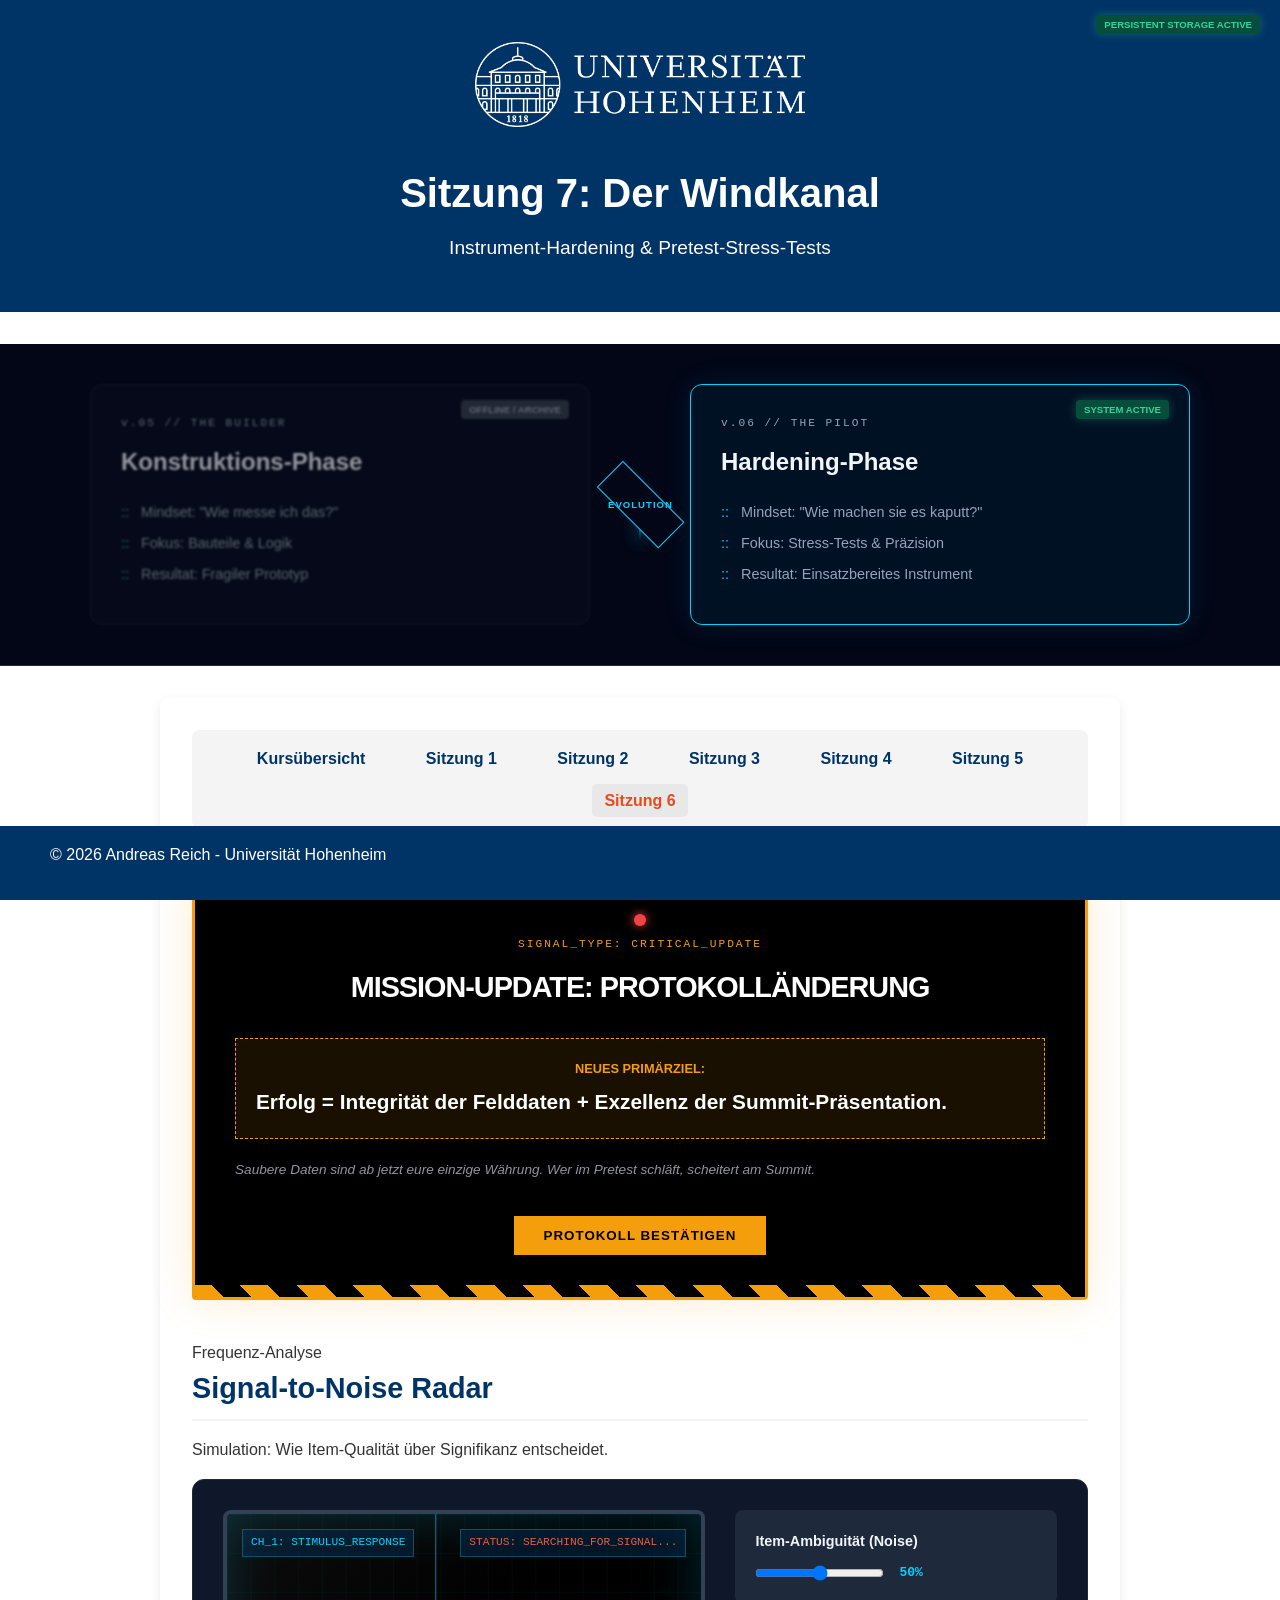
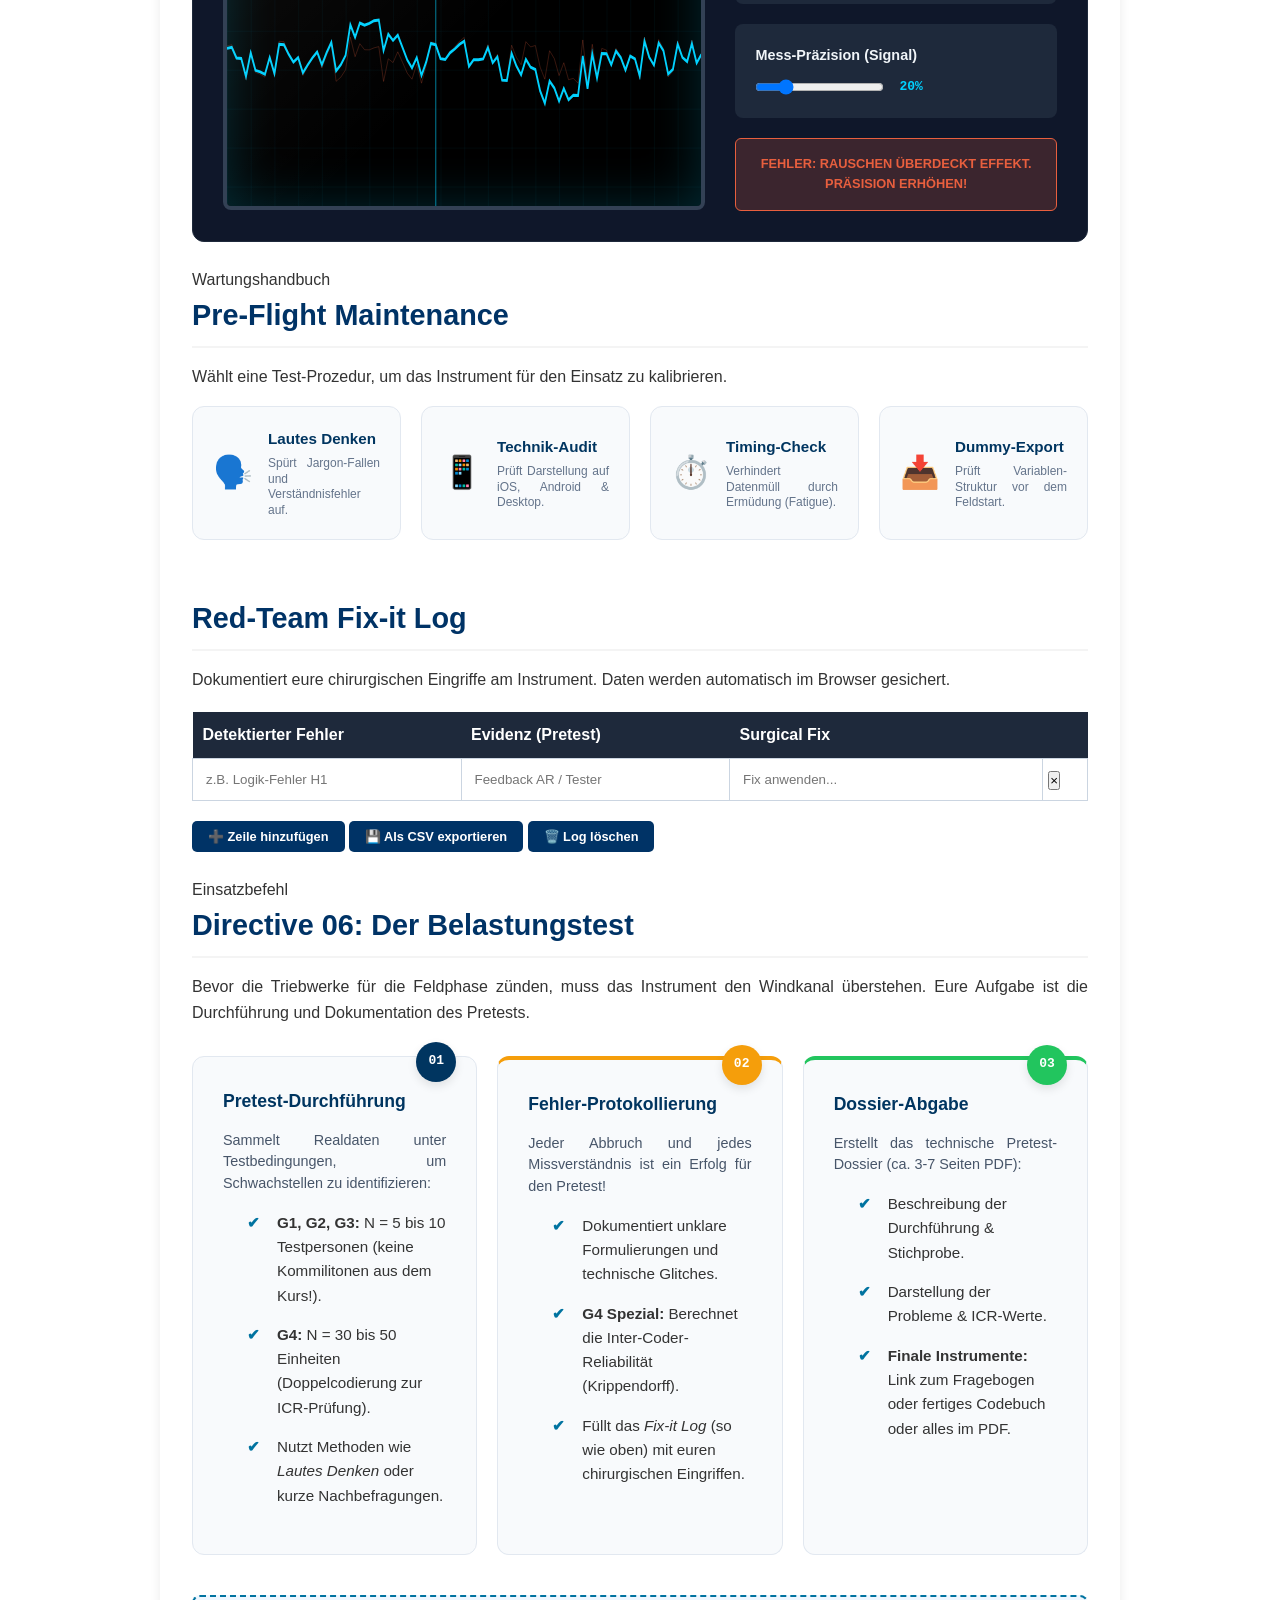
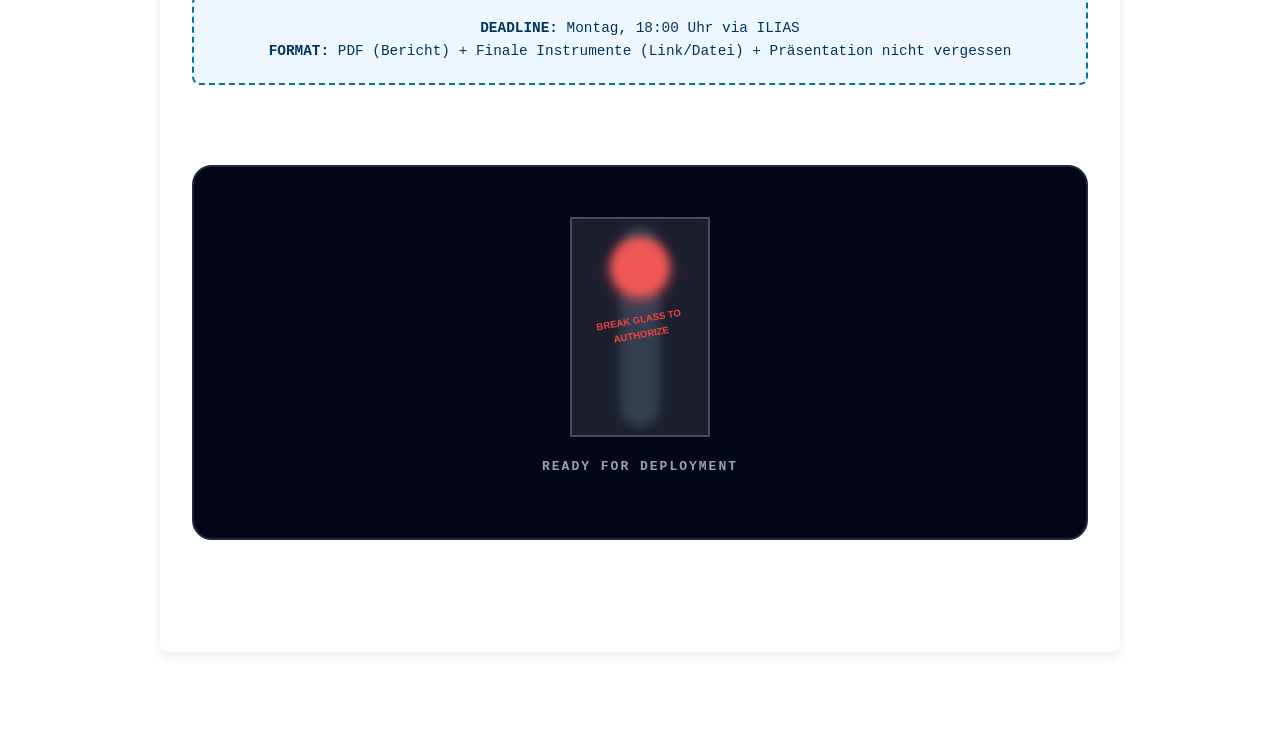
<file: session6.html>
<!DOCTYPE html>
<html lang="de">

<head>
    <meta charset="UTF-8">
    <meta name="viewport" content="width=device-width, initial-scale=1.0">
    <title>Sitzung 7: Der Windkanal – Hardening & Stress-Test</title>
    <link rel="stylesheet" href="style.css">
    <link rel="stylesheet" href="session5.css">
    <link rel="stylesheet" href="session6.css">
</head>

<body class="engineering-mode">

    <!-- STANDARD HEADER -->
    <header>
        <a href="index.html">
            <img src="uni-logo-de_hoh_weiss.png" alt="Uni Hohenheim" class="uni-logo">
        </a>
        <h1>Sitzung 7: Der Windkanal</h1>
        <p class="subtitle">Instrument-Hardening & Pretest-Stress-Tests</p>
    </header>

    <!-- PHASE 1: EVOLUTION TEASER -->
    <div class="evolution-header">
        <div class="teaser-container">
            <div class="teaser-pane wireframe" id="pane-builder">
                <div class="status-indicator">OFFLINE / ARCHIVE</div>
                <span class="system-id">v.05 // THE BUILDER</span>
                <h3>Konstruktions-Phase</h3>
                <ul class="teaser-list">
                    <li>Mindset: "Wie messe ich das?"</li>
                    <li>Fokus: Bauteile & Logik</li>
                    <li>Resultat: Fragiler Prototyp</li>
                </ul>
            </div>

            <div class="teaser-divider">
                <div class="scan-line"></div>
                <div class="upgrade-shield">
                    <span class="glitch-text" data-text="EVOLUTION">EVOLUTION</span>
                </div>
            </div>

            <div class="teaser-pane hardened" id="pane-pilot">
                <div class="status-indicator active">SYSTEM ACTIVE</div>
                <span class="system-id">v.06 // THE PILOT</span>
                <h3>Hardening-Phase</h3>
                <ul class="teaser-list">
                    <li>Mindset: "Wie machen sie es kaputt?"</li>
                    <li>Fokus: Stress-Tests & Präzision</li>
                    <li>Resultat: Einsatzbereites Instrument</li>
                </ul>
            </div>
        </div>
    </div>

    <div class="container">
        <!-- STANDARD NAVIGATION -->
        <nav>
            <ul>
                <li><a href="index.html">Kursübersicht</a></li>
                <li><a href="session1.html">Sitzung 1</a></li>
                <li><a href="session2.html">Sitzung 2</a></li>
                <li><a href="session3.html">Sitzung 3</a></li>
                <li><a href="session4.html">Sitzung 4</a></li>
                <li><a href="session5.html">Sitzung 5</a></li>
                <li><a href="session6.html" class="active">Sitzung 6</a></li>
            </ul>
        </nav>

        <main>
            <!-- PHASE 2: EMERGENCY PROTOCOL -->
            <section id="mission-update-protocol" class="protocol-banner">
                <div class="hazard-stripes"></div>
                <div class="protocol-content">
                    <div class="protocol-header">
                        <div class="alert-pulse"></div>
                        <span class="protocol-id">SIGNAL_TYPE: CRITICAL_UPDATE</span>
                        <h2>MISSION-UPDATE: PROTOKOLLÄNDERUNG</h2>
                    </div>
                    <div class="protocol-message">
                        <div class="new-target">
                            <span class="target-label">NEUES PRIMÄRZIEL:</span>
                            <p>Erfolg = Integrität der Felddaten + Exzellenz der Summit-Präsentation.</p>
                        </div>
                        <p class="protocol-subtext">Saubere Daten sind ab jetzt eure einzige Währung. Wer im Pretest
                            schläft, scheitert am Summit.</p>
                    </div>
                    <button id="btn-acknowledge" class="protocol-btn">Protokoll Bestätigen</button>
                </div>
                <div class="hazard-stripes bottom"></div>
            </section>

            <!-- PHASE 3: SIGNAL-TO-NOISE RADAR -->
            <section id="oscilloscope-lab" class="lab-panel animated-on-scroll">
                <div class="panel-header">
                    <span class="badge-expedition">Frequenz-Analyse</span>
                    <h2>Signal-to-Noise Radar</h2>
                    <p>Simulation: Wie Item-Qualität über Signifikanz entscheidet.</p>
                </div>
                <div class="radar-bench">
                    <div class="oscilloscope-display">
                        <div class="screen-glare"></div>
                        <svg id="radar-svg" viewBox="0 0 800 300" preserveAspectRatio="none">
                            <defs>
                                <pattern id="radar-grid" width="40" height="40" patternUnits="userSpaceOnUse">
                                    <path d="M 40 0 L 0 0 0 40" fill="none" stroke="rgba(0, 210, 255, 0.1)"
                                        stroke-width="1" />
                                </pattern>
                            </defs>
                            <rect width="100%" height="100%" fill="url(#radar-grid)" />
                            <path id="noise-wave" d="" fill="none" stroke="rgba(232, 95, 62, 0.3)" stroke-width="1" />
                            <path id="signal-wave" d="" fill="none" stroke="#00d2ff" stroke-width="3" />
                            <line id="scan-line" x1="0" y1="0" x2="0" y2="300" stroke="rgba(0, 210, 255, 0.5)"
                                stroke-width="2" />
                        </svg>
                        <div class="radar-hud">
                            <div class="hud-box top-left">CH_1: STIMULUS_RESPONSE</div>
                            <div class="hud-box top-right" id="detection-status">STATUS: CALIBRATING...</div>
                        </div>
                    </div>
                    <div class="radar-controls">
                        <div class="control-card">
                            <label>Item-Ambiguität (Noise)</label>
                            <div class="slider-wrapper">
                                <input type="range" id="radar-noise-slider" min="0" max="100" value="50">
                                <span class="val-num" id="noise-val">50%</span>
                            </div>
                        </div>
                        <div class="control-card">
                            <label>Mess-Präzision (Signal)</label>
                            <div class="slider-wrapper">
                                <input type="range" id="radar-signal-slider" min="0" max="100" value="20">
                                <span class="val-num" id="signal-val">20%</span>
                            </div>
                        </div>
                        <div id="radar-verdict" class="radar-verdict warning">FEHLER: Rauschen überdeckt Effekt.</div>
                    </div>
                </div>
            </section>


<!-- PHASE 4: PRE-FLIGHT MAINTENANCE (WERKZEUGKASTEN) -->
<section id="preflight-maintenance" class="lab-panel animated-on-scroll">
    <div class="panel-header">
        <span class="badge-blueprint">Wartungshandbuch</span>
        <h2>Pre-Flight Maintenance</h2>
        <p>Wählt eine Test-Prozedur, um das Instrument für den Einsatz zu kalibrieren.</p>
    </div>

    <div class="maintenance-grid">
        <!-- Prozedur 1 -->
        <div class="maintenance-card" onclick="showProcedure('aloud')">
            <div class="m-icon">🗣️</div>
            <div class="m-content">
                <h4>Lautes Denken</h4>
                <p>Spürt Jargon-Fallen und Verständnisfehler auf.</p>
            </div>
        </div>
        <!-- Prozedur 2 -->
        <div class="maintenance-card" onclick="showProcedure('device')">
            <div class="m-icon">📱</div>
            <div class="m-content">
                <h4>Technik-Audit</h4>
                <p>Prüft Darstellung auf iOS, Android & Desktop.</p>
            </div>
        </div>
        <!-- Prozedur 3 -->
        <div class="maintenance-card" onclick="showProcedure('timing')">
            <div class="m-icon">⏱️</div>
            <div class="m-content">
                <h4>Timing-Check</h4>
                <p>Verhindert Datenmüll durch Ermüdung (Fatigue).</p>
            </div>
        </div>
        <!-- Prozedur 4 -->
        <div class="maintenance-card" onclick="showProcedure('data')">
            <div class="m-icon">📥</div>
            <div class="m-content">
                <h4>Dummy-Export</h4>
                <p>Prüft Variablen-Struktur vor dem Feldstart.</p>
            </div>
        </div>
    </div>

    <!-- Dynamisches Detail-Panel -->
    <div id="maintenance-details" class="maintenance-details-box hidden">
        <div class="details-header">
            <h3 id="proc-title">Prozedur wählen...</h3>
            <button class="close-btn" onclick="closeProcedure()">×</button>
        </div>
        <div class="details-body">
            <div class="details-col">
                <label>Was wird geprüft?</label>
                <p id="proc-check">...</p>
            </div>
            <div class="details-col">
                <label>Zielsetzung</label>
                <p id="proc-goal">...</p>
            </div>
            <div class="details-col full">
                <label>Vorgehen (Best Practice)</label>
                <p id="proc-action">...</p>
            </div>
        </div>
    </div>
</section>

            <!-- PHASE 7: RED-TEAM LOG & LAUNCH LEVER -->
            <section id="red-team-log" class="lab-panel animated-on-scroll">
                <div class="panel-header">
                    <div class="status-indicator active">PERSISTENT STORAGE ACTIVE</div>
                    <h2>Red-Team Fix-it Log</h2>
                    <p>Dokumentiert eure chirurgischen Eingriffe am Instrument. Daten werden automatisch im Browser
                        gesichert.</p>
                </div>

                <div class="log-table-wrapper">
                    <table class="fix-table" id="fix-it-table">
                        <thead>
                            <tr>
                                <th style="width: 30%;">Detektierter Fehler</th>
                                <th style="width: 30%;">Evidenz (Pretest)</th>
                                <th style="width: 35%;">Surgical Fix</th>
                                <th style="width: 5%;"></th>
                            </tr>
                        </thead>
                        <tbody id="fix-log-body">
                            <!-- Rows injected via JS -->
                        </tbody>
                    </table>
                </div>

                <div class="log-actions">
                    <div class="action-group-right">
                        <button class="btn-logic btn-add" onclick="addRow()">
                            <span class="btn-plus">➕</span> Zeile hinzufügen
                        </button>
                        <button class="btn-logic btn-outline" onclick="exportToCSV()">
                            <span class="btn-icon">💾</span> Als CSV exportieren
                        </button>
                        <button class="btn-logic btn-danger-outline" onclick="clearLog()">
                            <span class="btn-icon">🗑️</span> Log löschen
                        </button>
                    </div>
                </div>
            </section>


            <!-- PHASE 8: MISSION DIRECTIVE (DIE AUFGABE) -->
            <section id="s6-mission-directive" class="lab-panel animated-on-scroll">
                <div class="mission-directive-header">
                    <span class="badge-blueprint">Einsatzbefehl</span>
                    <h2>Directive 06: Der Belastungstest</h2>
                    <p>Bevor die Triebwerke für die Feldphase zünden, muss das Instrument den Windkanal überstehen. Eure
                        Aufgabe ist die Durchführung und Dokumentation des Pretests.</p>
                </div>

                <div class="directive-grid">
                    <!-- Schritt 1: Durchführung -->
                    <div class="directive-card">
                        <div class="step-badge">01</div>
                        <h4>Pretest-Durchführung</h4>
                        <p>Sammelt Realdaten unter Testbedingungen, um Schwachstellen zu identifizieren:</p>
                        <ul class="task-list-styled">
                            <li><strong>G1, G2, G3:</strong> N = 5 bis 10 Testpersonen (keine Kommilitonen aus dem
                                Kurs!).</li>
                            <li><strong>G4:</strong> N = 30 bis 50 Einheiten (Doppelcodierung zur ICR-Prüfung).</li>
                            <li>Nutzt Methoden wie <em>Lautes Denken</em> oder kurze Nachbefragungen.</li>
                        </ul>
                    </div>

                    <!-- Schritt 2: Analyse -->
                    <div class="directive-card warning-border">
                        <div class="step-badge amber">02</div>
                        <h4>Fehler-Protokollierung</h4>
                        <p>Jeder Abbruch und jedes Missverständnis ist ein Erfolg für den Pretest!</p>
                        <ul class="task-list-styled">
                            <li>Dokumentiert unklare Formulierungen und technische Glitches.</li>
                            <li><strong>G4 Spezial:</strong> Berechnet die Inter-Coder-Reliabilität (Krippendorff).</li>
                            <li>Füllt das <em>Fix-it Log</em> (so wie oben) mit euren chirurgischen Eingriffen.</li>
                        </ul>
                    </div>

                    <!-- Schritt 3: Finalisierung -->
                    <div class="directive-card success-border">
                        <div class="step-badge green">03</div>
                        <h4>Dossier-Abgabe</h4>
                        <p>Erstellt das technische Pretest-Dossier (ca. 3-7 Seiten PDF):</p>
                        <ul class="task-list-styled">
                            <li>Beschreibung der Durchführung & Stichprobe.</li>
                            <li>Darstellung der Probleme & ICR-Werte.</li>
                            <li><strong>Finale Instrumente:</strong> Link zum Fragebogen oder fertiges Codebuch oder
                                alles im PDF.</li>
                        </ul>
                    </div>
                </div>

                <div class="submission-gate">
                    <div class="gate-info">
                        <strong>DEADLINE:</strong> Montag, 18:00 Uhr via ILIAS <br>
                        <strong>FORMAT:</strong> PDF (Bericht) + Finale Instrumente (Link/Datei) + Präsentation nicht
                        vergessen
                    </div>
                </div>
            </section>


            <section id="launch-control" class="launch-chamber">
                <div class="lever-bench">
                    <div class="safety-cover" id="lever-cover" onclick="breakGlass()">
                        <span class="warning-text">BREAK GLASS TO AUTHORIZE</span>
                    </div>
                    <div class="lever-track">
                        <div class="lever-handle" id="main-lever"></div>
                    </div>
                </div>
                <div id="launch-status" class="launch-status">READY FOR DEPLOYMENT</div>
            </section>




        </main>
    </div>

    <footer>
        <p>© 2026 Andreas Reich - Universität Hohenheim</p>
    </footer>


    <script src="session6.js" defer></script>
</body>

</html>
</file>
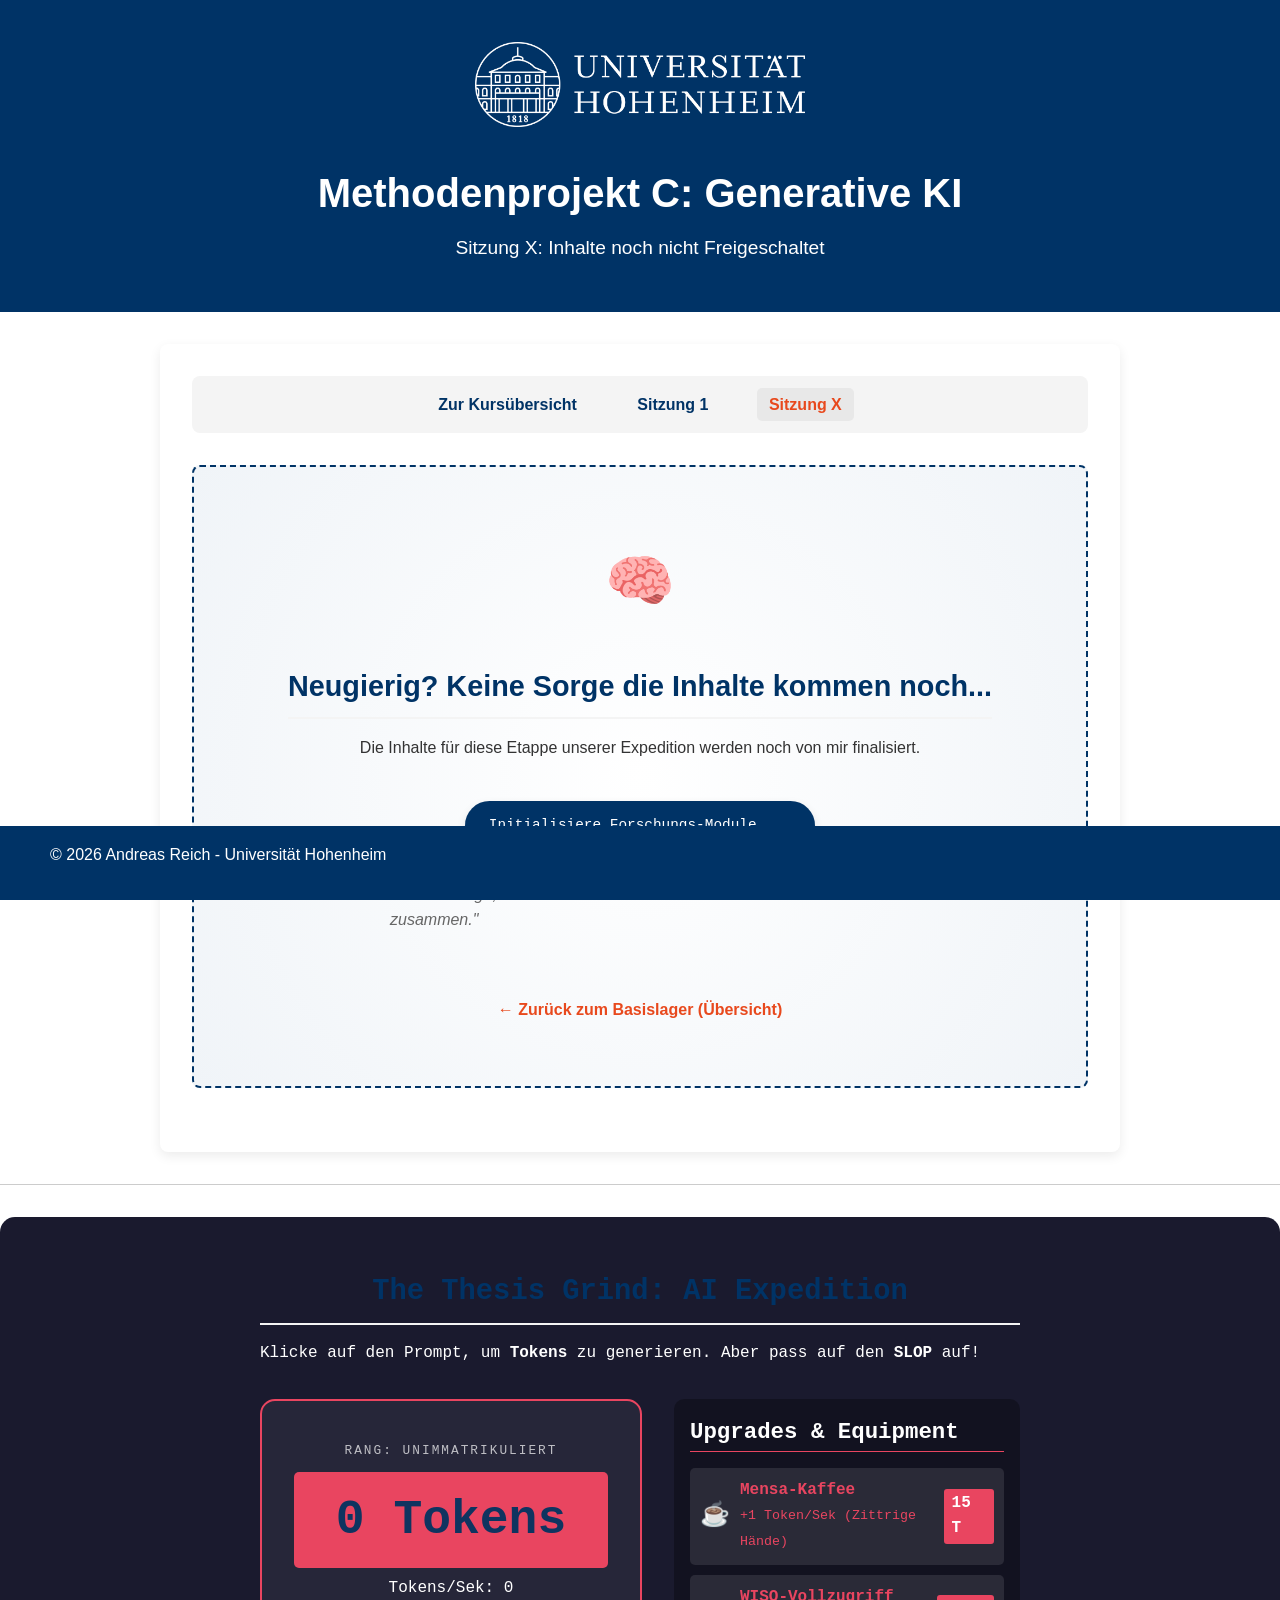
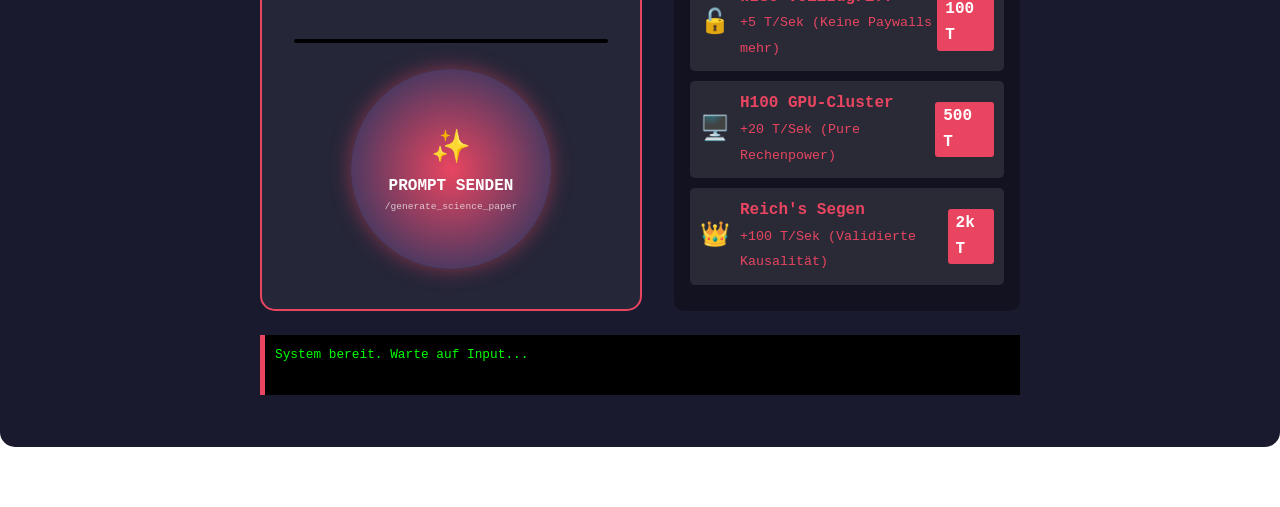
<file: sessionx.html>
<!DOCTYPE html>
<html lang="de">

<head>
    <meta charset="UTF-8">
    <meta name="viewport" content="width=device-width, initial-scale=1.0">
    <meta name="author" content="Andreas Reich">
    <!-- TITEL HIER ANPASSEN -->
    <title>Sitzung X: Coming Soon – Methodenprojekt C</title>
    <link rel="stylesheet" href="style.css">
    <style>
        /* Spezifisches "Coming Soon" Styling */
        .coming-soon-container {
            text-align: center;
            padding: 4rem 2rem;
            background: radial-gradient(circle at center, #ffffff 0%, #f0f4f8 100%);
            border-radius: var(--border-radius);
            border: 2px dashed var(--primary-color);
            margin: 2rem 0;
            min-height: 450px;
            display: flex;
            flex-direction: column;
            justify-content: center;
            align-items: center;
        }

        /* Die pulsierende KI-Animation */
        .ai-loader {
            position: relative;
            width: 100px;
            height: 100px;
            margin-bottom: 2rem;
        }

        .ai-loader div {
            position: absolute;
            width: 100%;
            height: 100%;
            border: 4px solid var(--primary-color);
            border-radius: 50%;
            animation: pulse 2s infinite cubic-bezier(0.215, 0.61, 0.355, 1);
            opacity: 0;
        }

        .ai-loader div:nth-child(2) {
            animation-delay: 0.5s;
        }

        .ai-loader div:nth-child(3) {
            animation-delay: 1s;
        }

        @keyframes pulse {
            0% {
                transform: scale(0);
                opacity: 0.8;
            }

            100% {
                transform: scale(1.5);
                opacity: 0;
            }
        }

        .ai-brain-icon {
            font-size: 3.5rem;
            position: absolute;
            top: 50%;
            left: 50%;
            transform: translate(-50%, -50%);
            z-index: 10;
        }

        .status-box {
            background-color: var(--primary-color);
            color: #fff;
            padding: 0.8rem 1.5rem;
            border-radius: 50px;
            font-family: 'Courier New', Courier, monospace;
            font-size: 0.9rem;
            margin-top: 1.5rem;
            box-shadow: 0 4px 10px rgba(0, 0, 0, 0.1);
        }

        .blinking-cursor {
            font-weight: bold;
            animation: blink 1s step-end infinite;
        }

        @keyframes blink {

            from,
            to {
                color: transparent;
            }

            50% {
                color: white;
            }
        }

        .funny-hint {
            margin-top: 2rem;
            font-style: italic;
            color: #666;
            max-width: 500px;
        }

        #clicker-game-section {
            padding: 2rem 0;
            background: #1a1a2e;
            /* Dark Science Theme */
            color: #e94560;
            border-radius: 15px;
            font-family: 'Courier New', Courier, monospace;
        }

        .game-container {
            max-width: 800px;
            margin: 0 auto;
            padding: 20px;
        }

        .game-header {
            text-align: center;
            margin-bottom: 2rem;
            color: #fff;
        }

        .game-main {
            display: flex;
            gap: 2rem;
            flex-wrap: wrap;
        }

        .clicker-area {
            flex: 1;
            display: flex;
            flex-direction: column;
            align-items: center;
            justify-content: center;
            background: rgba(255, 255, 255, 0.05);
            padding: 2rem;
            border-radius: 15px;
            border: 2px solid #e94560;
        }

        #token-display {
            font-size: 3rem;
            font-weight: bold;
            color: #0f3460;
            background: #e94560;
            padding: 10px 20px;
            border-radius: 5px;
            margin-bottom: 0.5rem;
            width: 100%;
            text-align: center;
        }

        #tps-display {
            color: #fff;
            margin-bottom: 2rem;
        }

        .prompt-btn {
            width: 200px;
            height: 200px;
            background: radial-gradient(circle, #e94560 0%, #0f3460 100%);
            border-radius: 50%;
            display: flex;
            flex-direction: column;
            align-items: center;
            justify-content: center;
            cursor: pointer;
            transition: transform 0.1s;
            box-shadow: 0 0 20px rgba(233, 69, 96, 0.5);
            text-align: center;
            color: white;
            user-select: none;
        }

        .prompt-btn:active {
            transform: scale(0.95);
        }

        .prompt-btn .sparkle {
            font-size: 2rem;
        }

        .prompt-btn .btn-text {
            font-weight: bold;
            font-size: 1rem;
        }

        .prompt-btn .btn-subtext {
            font-size: 0.6rem;
            opacity: 0.7;
        }

        .shop-area {
            flex: 1;
            background: rgba(0, 0, 0, 0.3);
            padding: 1rem;
            border-radius: 10px;
        }

        .shop-area h3 {
            color: #fff;
            margin-top: 0;
            border-bottom: 1px solid #e94560;
        }

        .shop-item {
            display: flex;
            justify-content: space-between;
            align-items: center;
            padding: 10px;
            margin: 10px 0;
            background: rgba(255, 255, 255, 0.1);
            border-radius: 5px;
            cursor: pointer;
            transition: 0.2s;
        }

        .shop-item:hover {
            background: rgba(233, 69, 96, 0.2);
        }

        .shop-item.disabled {
            opacity: 0.5;
            cursor: not-allowed;
        }

        .item-info {
            display: flex;
            align-items: center;
            gap: 10px;
        }

        .item-icon {
            font-size: 1.5rem;
        }

        .item-cost {
            font-weight: bold;
            color: #fff;
            background: #e94560;
            padding: 2px 8px;
            border-radius: 3px;
        }

        #game-log {
            margin-top: 1.5rem;
            padding: 10px;
            background: #000;
            color: #0f0;
            font-size: 0.8rem;
            height: 60px;
            overflow-y: hidden;
            border-left: 3px solid #e94560;
        }

        @keyframes float-up {
            0% {
                opacity: 1;
                transform: translateY(0);
            }

            100% {
                opacity: 0;
                transform: translateY(-50px);
            }
        }

        .token-pop {
            position: absolute;
            color: #fff;
            font-weight: bold;
            pointer-events: none;
            animation: float-up 0.8s forwards;
        }

        #game-log {
            transition: all 0.3s ease;
            border-left: 5px solid #e94560;
            text-transform: none;
            /* Verhindert dass alles Uppercase ist */
        }

        /* Optional: Animation für legendäre Events */
        @keyframes legendary-glow {
            0% {
                box-shadow: 0 0 5px #f1c40f;
            }

            50% {
                box-shadow: 0 0 20px #f1c40f;
            }

            100% {
                box-shadow: 0 0 5px #f1c40f;
            }
        }

        .log-legendary {
            animation: legendary-glow 2s infinite;
        }

        #clicker-game-section {
            transition: all 1s ease;
            position: relative;
            overflow: hidden;
        }

        /* Stufen-Designs */
        .tier-student {
            border: 2px solid #555;
        }

        .tier-scholar {
            border: 2px solid #3498db;
            box-shadow: inset 0 0 20px #3498db33;
        }

        .tier-expert {
            border: 2px solid #9b59b6;
            box-shadow: inset 0 0 40px #9b59b644;
        }

        .tier-god {
            border: 2px solid #f1c40f;
            box-shadow: inset 0 0 60px #f1c40f55;
            background: #1a1a2e linear-gradient(180deg, #1a1a2e 0%, #2c3e50 100%);
        }

        /* Der Rang-Anzeiger */
        #rank-display {
            font-size: 0.8rem;
            letter-spacing: 2px;
            text-transform: uppercase;
            color: #fff;
            margin-bottom: 10px;
            opacity: 0.7;
        }

        /* Button-Evolution */
        .prompt-btn.glow-rare {
            box-shadow: 0 0 30px #3498db;
            border: 3px solid #3498db;
        }

        .prompt-btn.glow-epic {
            box-shadow: 0 0 50px #9b59b6;
            border: 4px solid #9b59b6;
            animation: pulse-purple 2s infinite;
        }

        .prompt-btn.glow-legendary {
            box-shadow: 0 0 80px #f1c40f;
            border: 5px solid #f1c40f;
            animation: pulse-gold 1s infinite;
        }

        @keyframes pulse-purple {
            0% {
                transform: scale(1);
            }

            50% {
                transform: scale(1.05);
                box-shadow: 0 0 70px #9b59b6;
            }

            100% {
                transform: scale(1);
            }
        }

        @keyframes pulse-gold {
            0% {
                transform: scale(1);
            }

            50% {
                transform: scale(1.1);
                box-shadow: 0 0 100px #f1c40f;
            }

            100% {
                transform: scale(1);
            }
        }

        /* TPS-Bar: Ein kleiner visueller Tacho */
        #tps-meter {
            width: 100%;
            height: 4px;
            background: #000;
            margin-top: 5px;
            border-radius: 2px;
        }

        #tps-fill {
            height: 100%;
            width: 0%;
            background: #e94560;
            transition: width 0.5s ease, background 0.5s ease;
            box-shadow: 0 0 10px #e94560;
        }
    </style>
</head>

<body>

    <header>
        <a href="https://www.uni-hohenheim.de" target="_blank">
            <img src="uni-logo-de_hoh_weiss.png" alt="Universität Hohenheim Logo" class="uni-logo">
        </a>
        <h1>Methodenprojekt C: Generative KI</h1>
        <!-- SESSION NUMMER HIER ANPASSEN -->
        <p class="subtitle">Sitzung X: Inhalte noch nicht Freigeschaltet</p>
    </header>

    <div class="container">
        <nav>
            <ul>
                <li><a href="index.html">Zur Kursübersicht</a></li>
                <li><a href="session1.html">Sitzung 1</a></li>
                <li><a href="#" class="active">Sitzung X</a></li>
            </ul>
        </nav>

        <main>
            <div class="coming-soon-container">
                <div class="ai-loader">
                    <div></div>
                    <div></div>
                    <div></div>
                    <span class="ai-brain-icon">🧠</span>
                </div>

                <h2>Neugierig? Keine Sorge die Inhalte kommen noch...</h2>
                <p>Die Inhalte für diese Etappe unserer Expedition werden noch von mir finalisiert.</p>

                <div class="status-box">
                    <span id="status-text">Initialisiere Forschungs-Module...</span><span
                        class="blinking-cursor">_</span>
                </div>

                <p class="funny-hint">
                    "Keine Sorge, ich halluziniere die Folien nicht einfach mit KI zusammen."
                </p>

                <div style="margin-top: 3rem;">
                    <a href="index.html" class="a"
                        style="text-decoration: none; font-weight: bold; color: var(--accent-color);">
                        ← Zurück zum Basislager (Übersicht)
                    </a>
                </div>
            </div>
        </main>
    </div>

    <hr>
    <section id="clicker-game-section">
        <div class="game-container">
            <div class="game-header">
                <h2>The Thesis Grind: AI Expedition</h2>
                <p>Klicke auf den Prompt, um <strong>Tokens</strong> zu generieren. Aber pass auf den
                    <strong>SLOP</strong> auf!
                </p>
            </div>

            <div class="game-main">
                <!-- Clicker Area -->
                <div class="clicker-area">
                    <div id="rank-display">Rang: Unimmatrikuliert</div>
                    <div id="token-display">0 Tokens</div>
                    <div id="tps-display">Tokens/Sek: 0</div>
                    <div id="tps-meter">
                        <div id="tps-fill"></div>
                    </div>
                    <br>
                    <div id="big-prompt-button" class="prompt-btn">
                        <span class="sparkle">✨</span>
                        <div class="btn-text">PROMPT SENDEN</div>
                        <div class="btn-subtext">/generate_science_paper</div>
                    </div>
                </div>

                <!-- Shop Area -->
                <div class="shop-area">
                    <h3>Upgrades & Equipment</h3>
                    <div class="shop-item" id="buy-coffee" data-cost="15" data-tps="1">
                        <div class="item-info">
                            <span class="item-icon">☕</span>
                            <div class="item-text">
                                <strong>Mensa-Kaffee</strong><br>
                                <small>+1 Token/Sek (Zittrige Hände)</small>
                            </div>
                        </div>
                        <div class="item-cost">15 T</div>
                    </div>

                    <div class="shop-item" id="buy-wiso" data-cost="100" data-tps="5">
                        <div class="item-info">
                            <span class="item-icon">🔓</span>
                            <div class="item-text">
                                <strong>WISO-Vollzugriff</strong><br>
                                <small>+5 T/Sek (Keine Paywalls mehr)</small>
                            </div>
                        </div>
                        <div class="item-cost">100 T</div>
                    </div>

                    <div class="shop-item" id="buy-gpu" data-cost="500" data-tps="20">
                        <div class="item-info">
                            <span class="item-icon">🖥️</span>
                            <div class="item-text">
                                <strong>H100 GPU-Cluster</strong><br>
                                <small>+20 T/Sek (Pure Rechenpower)</small>
                            </div>
                        </div>
                        <div class="item-cost">500 T</div>
                    </div>

                    <div class="shop-item" id="buy-reich" data-cost="2000" data-tps="100">
                        <div class="item-info">
                            <span class="item-icon">👑</span>
                            <div class="item-text">
                                <strong>Reich's Segen</strong><br>
                                <small>+100 T/Sek (Validierte Kausalität)</small>
                            </div>
                        </div>
                        <div class="item-cost">2k T</div>
                    </div>
                </div>
            </div>

            <!-- Event Log -->
            <div id="game-log">System bereit. Warte auf Input...</div>
        </div>
    </section>

    <footer>
        <p>© 2026 Andreas Reich - Universität Hohenheim</p>
    </footer>

    <script>
        // Ein kleiner Generator für witzige KI-Statusmeldungen
        const statuses = [
            "Sammle Trainingsdaten für das Exposé...",
            "Entferne Slop aus den Theorie-Kapiteln...",
            "Prüfe Quellen auf Halluzinationen...",
            "Optimiere Prompt für die nächste Sitzung...",
            "Analysiere Wahrscheinlichkeiten für gute Noten...",
            "GPU-Temperatur im grünen Bereich...",
            "Lade Forschungs-Spirit in den Buffer...",
            "Dekodiere komplexe KOWI-Theorien...",
            "Synchronisiere Co-Pilot mit dem Lehrplan...",
            "Formatiere APA-Zitate im Hintergrund...",

            "Vektorisierung der Mensa-Speisekarte abgeschlossen...",
            "Prompting: 'Schreibe ein A-Exposé ohne Halluzinationen' (Status: Fehlgeschlagen)...",
            "Berechne Token-Verbrauch für 15 Folien...",
            "Transformer-Layer auf KOWI-Modus gestellt...",
            "Entferne 'Slop' aus dem theoretischen Rahmen...",
            "Prüfe, ob Andreas Reich ein Large Language Model ist...",
            "Generiere plausible Ausreden für p > 0.05...",
            "Vektorenraum im HS 36 wird aufgespannt...",
            "Detektiere latente Variablen in der Kaffeepause...",
            "KI-Modell weigert sich, das Codebuch allein zu schreiben...",
            "Suche nach dem 'Gold' hinter der WISO-Paywall...",
            "Analysiere das Sentiment der ersten Feedback-Runde...",
            "GPU-Lüfter kühlt erhitzte Gemüter nach der Hypothesen-Kritik...",
            "Erhöhe Kreativ-Temperatur für das Brainstorming (Top-P = 0.9)...",

            // --- Methoden-Spezifisch (Rössler, Scholl, Brosius) ---
            "Rössler.exe hat ein Problem festgestellt: Zu viel Material...",
            "Scholl-Modul lädt: Befragte werden digital motiviert...",
            "Brosius-Check: Kausalität wird künstlich erzeugt...",
            "Cronbachs Alpha ist heute launisch (Status: 0.61)...",
            "Codebuch-Reliabilität wird per Hand gewürfelt (Scherz!)...",
            "Suche nach signifikanten Ergebnissen im Rauschen...",
            "Stichprobenfehler wird statistisch weggeschwiegen...",
            "Formatiere Kreuztabellen ohne Rahmenlinien (Rössler gefällt das)...",
            "Extrahiere induktive Kategorien aus dem Daten-Dschungel...",
            "Pretest-Ergebnisse werden geschönt... äh, analysiert...",
            "Skalenanalyse läuft: Bitte keine reaktiven Fragen stellen...",
            "Vergleiche Stichprobe mit der Realität (0% Übereinstimmung gefunden)...",

            // --- Hohenheim & Kurs-Alltag ---
            "Hohenheimer Schloss-WLAN wird durch KI-Power verstärkt (Träum weiter)...",
            "HS 36 wird in ein Rechenzentrum umgewandelt...",
            "Synchronisiere Kaffeekonsum mit der Analyse-Phase...",
            "Suche die 6. Person für AG 4 (Status: Vermisst)...",
            "Berechne die Wahrscheinlichkeit für einen Sitzplatz in der ersten Reihe...",
            "Anwesenheitsliste wird auf Deepfakes geprüft...",
            "Mensa-Essen wird in Kalorien-Token umgerechnet...",
            "HS 36 auf 11:00 Uhr synchronisiert (Latenz: 5 Minuten)...",
            "Prüfe, ob das Uni-Logo auf allen Folien korrekt platziert ist...",

            // --- Studentischer Überlebenskampf ---
            "APA 7 Generator macht gerade eine Burnout-Pause...",
            "Hypothese 3 hat den Chat verlassen...",
            "Lade Motivation... Error 404: Not Found...",
            "Transformiere KOWI-Theorien in maschinenlesbare Logik...",
            "Suche nach der verlorenen Forschungsfrage...",
            "Zitate werden gegen Halluzinationen geimpft...",
            "Maximiere akademische Selbstwirksamkeit (Ladebalken hängt)...",
            "Entferne Ironie-Marker aus dem Exposé-Entwurf...",
            "Warte auf Antwort von SoSci Survey (Status: Geduld ist eine Tugend)...",
            "Prüfe Quellen: Wikipedia ist kein Peer-Review, sorry...",
            "Forschungsbericht wird automatisch in 'Wissenschaftsdeutsch' übersetzt...",
            "GPU-Cluster rechnet aus, wie man die Präsentation in 14:59 Min schafft...",
            "Detektiere 'Geister-Variablen' im Datensatz...",
            "Schalte in den 'Expeditions-Modus' (Ziel: Gipfel der Erkenntnis)...",
            "Bereit für den Lehrforschungstag – System-Check 100% abgeschlossen!"
        ];

        let index = 0;
        const statusEl = document.getElementById('status-text');

        function updateStatus() {
            statusEl.style.opacity = 0;
            setTimeout(() => {
                statusEl.textContent = statuses[index];
                statusEl.style.opacity = 1;
                index = (index + 1) % statuses.length;
            }, 500);
        }

        statusEl.style.transition = "opacity 0.5s ease";
        setInterval(updateStatus, 3000);


        let tokens = 0;
        let tps = 0;
        let tokensPerClick = 1;

        const gameEvents = [
            // COMMON (Häufige kleine Aufs & Abs)
            { text: "Korrektes APA-Zitat im ersten Versuch. Sauber!", value: 10, rarity: "common" },
            { text: "Tippfehler in Hypothese 1 gefunden. Korrigiert.", value: 5, rarity: "common" },
            { text: "U-bahn nach Hohenheim war pünktlich. Wunder gibt es immer wieder.", value: 15, rarity: "common" },
            { text: "KIM-Drucker druckt tatsächlich. Ein historischer Moment.", value: 10, rarity: "common" },
            { text: "Powernap im TMS. Energie-Level +5%.", value: 5, rarity: "common" },
            { text: "Mensa-Warteschlange war heute unter 20 Minuten.", value: 10, rarity: "common" },
            { text: "Einen 'Slop'-Satz durch echte Wissenschaft ersetzt.", value: 15, rarity: "common" },
            { text: "Prompt verfeinert: Die KI antwortet nicht mehr im Reim.", value: 10, rarity: "common" },
            { text: "Kaffee im Pappbecher verschüttet. -5 Tokens für die Reinigung.", value: -5, rarity: "common" },
            { text: "Sitzplatz im HS 36 direkt an der Steckdose ergattert.", value: 10, rarity: "common" },
            { text: "Literaturverzeichnis alphabetisch sortiert. Endlich.", value: 5, rarity: "common" },
            { text: "PDF-Vorschau lädt nicht. Kurzzeitiger Herzinfarkt.", value: -5, rarity: "common" },
            { text: "Ein Paper auf Sci-Hub gefunden. Diskretion gewahrt.", value: 20, rarity: "common" },
            { text: "Zweitleser hat keine Zeit für Fragen. -10 Tokens Zeitverlust.", value: -10, rarity: "common" },
            { text: "KI-Zusammenfassung war besser als das Original-Abstract.", value: 15, rarity: "common" },

            // RARE (Spürbare Boosts oder Rückschläge)
            { text: "SoSci Survey Link wurde in einer großen Gruppe geteilt! +N", value: 80, rarity: "rare" },
            { text: "Validität des Codebuchs durch Andreas Reich bestätigt.", value: 100, rarity: "rare" },
            { text: "Reliabilitäts-Test (Krippendorffs Alpha) liegt bei 0.85!", value: 120, rarity: "rare" },
            { text: "Signifikantes Ergebnis bei p < 0.01 gefunden. Sekt!", value: 150, rarity: "rare" },
            { text: "WISO-Datenbank liefert exakt das Paper, das du brauchst.", value: 70, rarity: "rare" },
            { text: "Eine Nacht durchgearbeitet. GPT-4 war dein bester Freund.", value: 90, rarity: "rare" },
            { text: "Halluzination in der Einleitung entdeckt. Fast blamiert! -50 Tokens.", value: -50, rarity: "rare" },
            { text: "Fragebogen-Pretest zeigt: Niemand versteht Frage 4. Alles neu.", value: -80, rarity: "rare" },
            { text: "Laptop-Akku stirbt während der Datenauswertung. Panik!", value: -60, rarity: "rare" },
            { text: "Intercoder-Reliabilität ist im Keller. Nachschulung nötig.", value: -70, rarity: "rare" },
            { text: "ChatGPT ist down. Du musst... selbst denken?!", value: -100, rarity: "rare" },
            { text: "Hitzewelle in Hohenheim. Konzentration verdampft.", value: -40, rarity: "rare" },
            { text: "Zotero-Library ist korrupt. Backups retten Leben.", value: 50, rarity: "rare" },
            { text: "AG-Meeting verlief ohne passiv-aggressive Kommentare.", value: 110, rarity: "rare" },

            // EPIC (Riesige Sprünge)
            { text: "Deine Studie wird auf der Lehrforschungstagung zitiert!", value: 400, rarity: "epic" },
            { text: "Ein Bot hat 500 Fake-Antworten generiert. Datenbereinigung-Hölle!", value: -200, rarity: "epic" },
            { text: "Exzellenz-Cluster-Stipendium (simuliert) erhalten!", value: 500, rarity: "epic" },
            { text: "Methodenteil wurde als 'Lehrbuch-Reif' eingestuft.", value: 450, rarity: "epic" },
            { text: "Alle 6 AG-Mitglieder arbeiten gleichzeitig am Google Doc.", value: 350, rarity: "epic" },
            { text: "Deepfake-Erkennung für deinen Datensatz entwickelt.", value: 300, rarity: "epic" },
            { text: "GPU-Quota an der Uni wurde für dich verdoppelt.", value: 400, rarity: "epic" },
            { text: "Kausalität zweifelsfrei nachgewiesen. Nobelpreis (fast).", value: 500, rarity: "epic" },
            { text: "Kaffee-Maschine im Institut wurde auf Siebträger geupgraded.", value: 300, rarity: "epic" },

            // LEGENDARY (Hyper-Spezifisch & Game-Changing)
            { text: "Andreas Reich schenkt dir seine persönliche Kaffeetasse.", value: 1500, rarity: "legendary" },
            { text: "Du hast das GPT-5 Beta Test-Abo gewonnen.", value: 2000, rarity: "legendary" },
            { text: "Bachelorarbeit Note 1.0 steht bereits im Entwurf.", value: 1200, rarity: "legendary" },
            { text: "Rössler, Scholl und Brosius erscheinen dir im Traum.", value: 1000, rarity: "legendary" },
            { text: "Hohenheim wird zum Silicon Valley des Neckars ernannt.", value: 1300, rarity: "legendary" },
            { text: "Deine KI-Studie geht viral und Sam Altman retweetet dich.", value: 2500, rarity: "legendary" },
            { text: "Du hast die perfekte Forschungsfrage ohne KI-Hilfe gefunden.", value: 3000, rarity: "legendary" },

            { text: "Die U-bahn Linie 3 hatte nur 5 Minuten Verspätung. Rekord!", value: 25, rarity: "common" },
            { text: "Steigung zum Schloss bei 30 Grad unterschätzt. Schweiß auf dem Exposé.", value: -15, rarity: "common" },
            { text: "Ein Eichhörnchen im Schlossgarten hat dich inspiriert.", value: 10, rarity: "common" },
            { text: "KIM-Mitarbeiter hat heute gute Laune. Er hilft dir beim Login.", value: 30, rarity: "rare" },
            { text: "Das Mensa-Schnitzel war heute überraschend knusprig.", value: 40, rarity: "common" },
            { text: "Du hast versucht, im TMS zu lernen, aber die Musik war zu gut.", value: -20, rarity: "common" },
            { text: "Heimliche Vorlesung im Schlosskeller entdeckt. Mysteriös.", value: 50, rarity: "rare" },
            { text: "Parkplatz am Ex-Zentrum gefunden. Ein wahres Wunder!", value: 100, rarity: "rare" },
            { text: "Im Bio-Garten verirrt. 2 Stunden zwischen seltenen Erbsen verloren.", value: -40, rarity: "common" },
            { text: "Studi-Ausweis am Automaten validiert. Er funktioniert noch!", value: 10, rarity: "common" },
            { text: "Im Computerraum eingeschlafen. Jemand hat 'Slop' auf deine Stirn geschrieben.", value: -30, rarity: "rare" },

            // --- METHODEN-WAHNSINN (Rössler, Scholl, Brosius & Co) ---
            { text: "Codebuch-Kategorie 'Sonstiges' ist größer als alle anderen. Panik!", value: -60, rarity: "rare" },
            { text: "Du hast Rösslers Standardwerk signiert gefunden. +10 Forschungsskill.", value: 80, rarity: "rare" },
            { text: "Ein Befragter hat den Fragebogen nach 2 Sekunden abgebrochen. Datenmüll.", value: -10, rarity: "common" },
            { text: "Pretest-Ergebnis: Deine Hypothesen sind logisch unmöglich. Autsch.", value: -190, rarity: "rare" },
            { text: "Krippendorffs Alpha ist bei 0.92. Die Codierer sind Maschinen!", value: 200, rarity: "epic" },
            { text: "Manipulation im Experiment war zu subtil. Keiner hat's gemerkt.", value: -50, rarity: "rare" },
            { text: "Statistik-Programm stürzt ab. Letztes Backup: Vor 3 Tagen.", value: -150, rarity: "epic" },
            { text: "Eine Korrelation von 0.99 gefunden. Wahrscheinlich ein Rechenfehler.", value: 20, rarity: "common" },
            { text: "Inhaltsanalyse: 1000 TikToks händisch codiert. Du siehst nur noch Tanzbewegungen.", value: 150, rarity: "rare" },
            { text: "Andreas Reich fragt im Seminar nach deinem Fortschritt. Du stammelst nur.", value: -20, rarity: "common" },

            // --- AI-CHAOS & TECH-FUKKUP ---
            { text: "Prompt-Engineering Level Up: Die KI versteht jetzt Sarkasmus.", value: 60, rarity: "rare" },
            { text: "Deepfake-Detektor hält dein echtes Gesicht für KI-generiert.", value: -30, rarity: "common" },
            { text: "KI halluziniert ein Zitat von 'Dr. Max Mustermann (2024)'. Fast geglaubt!", value: -45, rarity: "common" },
            { text: "Dein LLM hat angefangen, Hohenheimer Dialekt zu sprechen. 'S'isch fei fertig'.", value: 40, rarity: "rare" },
            { text: "Rechenzentrum Stuttgart hat exklusiv Kapazitäten für dich frei.", value: 300, rarity: "epic" },
            { text: "KI-Modell weigert sich, über Ethik zu schreiben. 'Zu kompliziert'.", value: -20, rarity: "common" },
            { text: "Sam Altman hat versehentlich dein GitHub-Repo geliked.", value: 500, rarity: "epic" },
            { text: "Du hast einen Jailbreak gefunden, der die KI dazu bringt, deine Wäsche zu waschen.", value: 120, rarity: "rare" },
            { text: "Tokens im Kontext-Fenster verbraucht. Die KI vergisst deine Forschungsfrage.", value: -80, rarity: "rare" },
            { text: "GPU-Mining im Wohnheim gestartet. Sicherung fliegt raus.", value: -100, rarity: "rare" },

            // --- GRUPPENARBEIT-DRAMA (Das wahre Grauen) ---
            { text: "AG-Mitglied hat 'aus Versehen' deine Einleitung gelöscht.", value: -120, rarity: "rare" },
            { text: "Die Gruppe einigt sich nach 4 Stunden auf eine Schriftart. Effizienz!", value: 20, rarity: "common" },
            { text: "Ein AG-Mitglied ist seit 3 Wochen unauffindbar. Ghosting-Level: Expert.", value: -90, rarity: "rare" },
            { text: "Pizza-Bestellung während der Sitzung. Teambuilding +200.", value: 50, rarity: "common" },
            { text: "Passive-aggressive Kommentare im Google Doc entdeckt. 'Sicher?'.", value: -15, rarity: "common" },
            { text: "Eure AG hat die schönste Powerpoint-Vorlage im ganzen Kurs.", value: 70, rarity: "rare" },
            { text: "Ein Gruppenmitglied zitiert Wikipedia. Du musst ihn leider opfern.", value: -40, rarity: "common" },

            // --- WILD & LEGENDARY (Gacha-Himmel) ---
            { text: "Du findest den geheimen Button, der die Bachelorarbeit sofort schreibt.", value: 5000, rarity: "legendary" },
            { text: "Andreas Reich klont sich selbst, um jede AG einzeln zu betreuen.", value: 9000, rarity: "legendary" },
            { text: "Dein Codebuch wird zum Gesetz erhoben. Weltfrieden durch Kategorien.", value: 1500, rarity: "legendary" },
            { text: "Elon Musk kauft Hohenheim und benennt es in 'X-University' um.", value: -5000, rarity: "legendary" }, // Einziger massiver Negativ-Legendary
            { text: "Du hast die Singularität erreicht. Deine KI forscht jetzt über dich.", value: 2500, rarity: "legendary" },
            { text: "Hohenheim Palace wird dein privates Büro.", value: 1800, rarity: "legendary" },
            { text: "Du hast eine Zeitmaschine gebaut, um p-hacking zu vermeiden.", value: 1100, rarity: "legendary" },

            // --- MIXED BAG (Randomness) ---
            { text: "Textmarker ist leer gegangen. Tragödie in Gelb.", value: -5, rarity: "common" },
            { text: "Du hast ein Paper von 1974 gefunden, das dein Thema schon gelöst hat.", value: -70, rarity: "rare" },
            { text: "Zotero hat alle Dubletten automatisch entfernt. Magie!", value: 90, rarity: "rare" },
            { text: "Dozent hat im Vorbeigehen genickt. Interpretationsspielraum: Riesig.", value: 15, rarity: "common" },
            { text: "Kaffee-Vollautomat im KIM ist repariert. Der Messias ist da.", value: 110, rarity: "rare" },
            { text: "Du hast vergessen, die Feldphase zu starten. Ups.", value: -250, rarity: "epic" },
            { text: "Ein Bot-Netzwerk hat deinen Fragebogen ausgefüllt. 10.000 Antworten in 1 Min.", value: -800, rarity: "epic" },
            { text: "Dein Laptop-Lüfter klingt wie ein startender Jet. Die KI rechnet hart.", value: 25, rarity: "common" },
            { text: "WISO-Paywall mit deinem Hohenheim-Login durchbrochen. Hacker-Gefühl.", value: 45, rarity: "common" },
            { text: "Im Seminarraum ganz hinten geschlafen, ohne zu schnarchen. Skill.", value: 20, rarity: "common" },
            { text: "Die Uni-Cloud ist synchron. Ein seltenes kosmisches Ereignis.", value: 100, rarity: "rare" },
            { text: "Du hast die 'Halluzinations-Rate' auf 0% gedrückt. Geh nicht so ab.", value: 600, rarity: "epic" },

            { text: "Die Mensa-Pommes waren heute perfekt gesalzen. Fokus +5.", value: 5, rarity: "common" },
            { text: "Ein Komma im APA-Stil vergessen. Kurze Korrekturpause.", value: -5, rarity: "common" },
            { text: "Die KI hat zu viel geschwafelt. Erstmal 'Slop' gekürzt.", value: 15, rarity: "common" },
            { text: "Treppensteigen zum Schloss als Cardio verbucht.", value: 10, rarity: "common" },
            { text: "Regen in Hohenheim. Deine Frisur halluziniert jetzt auch.", value: -5, rarity: "common" },
            { text: "Zotero-Sync hat beim ersten Mal geklappt.", value: 5, rarity: "common" },
            { text: "Prompt verfeinert: 'Schreib wie ein KOWI-Profi, nicht wie ein Bot'.", value: 10, rarity: "common" },
            { text: "Im KIM einen Platz mit funktionierender Steckdose gefunden.", value: 15, rarity: "common" },
            { text: "Flugmodus am Handy aktiviert. Produktivitäts-Schub!", value: 10, rarity: "common" },
            { text: "E-Mail an Andreas Reich entworfen und 5x Korrektur gelesen.", value: 5, rarity: "common" },
            { text: "Hängender Einzug in Word endlich besiegt.", value: 5, rarity: "common" },
            { text: "Variablen-Labels in SPSS sind jetzt lesbar.", value: 5, rarity: "common" },
            { text: "Uneinigkeit beim Codieren. Kurze Diskussion in der AG.", value: -5, rarity: "common" },
            { text: "Spannendes Paper von 1995 gefunden. Klassiker!", value: 10, rarity: "common" },
            { text: "Tablet-Akku bei 1%. Hektische Suche nach dem Ladekabel.", value: -5, rarity: "common" },
            { text: "WhatsApp-Gruppe der AG für 2 Stunden stummgeschaltet. Segen.", value: 10, rarity: "common" },
            { text: "Zeilenumbrüche beim PDF-Copy-Paste händisch gelöscht.", value: 5, rarity: "common" },
            { text: "40 Tabs im Browser offen. Dein RAM weint leise.", value: -10, rarity: "common" },
            { text: "Campus-WLAN hat sich heute mal nicht getrennt.", value: 10, rarity: "common" },
            { text: "Einen funktionierenden Kugelschreiber in der Tasche gefunden.", value: 5, rarity: "common" },
            { text: "Aus Versehen eine ganze Seite markiert statt nur einen Satz.", value: -5, rarity: "common" },
            { text: "Den Kursplan tatsächlich gelesen. Erleuchtung!", value: 15, rarity: "common" },
            { text: "HS 36 auf Anhieb gefunden.", value: 10, rarity: "common" },
            { text: "Studi-Ausweis hat noch genug Guthaben für Kaffee.", value: 5, rarity: "common" },
            { text: "KI gebeten, ein Abstract zusammenzufassen. Zeit gespart.", value: 10, rarity: "common" },
            { text: "DOI-Link geprüft. Er funktioniert!", value: 5, rarity: "common" },
            { text: "Einen fehlerhaften Literatur-Eintrag korrigiert.", value: 5, rarity: "common" },
            { text: "AG-Meeting mit Keksen. Stimmung steigt.", value: 15, rarity: "common" },
            { text: "Einen Variablen-Namen von 'var1' in 'KI_Nutzung' geändert.", value: 5, rarity: "common" },
            { text: "Neues cooles KI-Tool entdeckt (und sofort wieder vergessen).", value: 10, rarity: "common" },
            { text: "Google Drive Backup abgeschlossen. Sicher ist sicher.", value: 5, rarity: "common" },
            { text: "Texterkennung beim alten PDF hat funktioniert.", value: 10, rarity: "common" },
            { text: "Forschungsfrage zum zehnten Mal laut vorgelesen.", value: 15, rarity: "common" },
            { text: "Tippfehler im Titelblatt entdeckt. Fast wäre es peinlich geworden.", value: 5, rarity: "common" },
            { text: "Bildschirm geputzt. Man sieht die Daten wieder!", value: 5, rarity: "common" },
            { text: "Dark Mode im Schreibprogramm aktiviert. Augen danken.", value: 5, rarity: "common" },
            { text: "Buch in der Bibliothek gefunden, das nicht ausgeliehen war.", value: 10, rarity: "common" },
            { text: "KI nach Synonymen für 'Forschung' gefragt.", value: 10, rarity: "common" },
            { text: "Ein komplexes Paper beim zweiten Lesen verstanden.", value: 15, rarity: "common" },
            { text: "Deadline im Kalender rot markiert.", value: 5, rarity: "common" },
            { text: "Hilfreichen Link im ILIAS gefunden.", value: 5, rarity: "common" },
            { text: "Füllwörter gelöscht. Der Text wirkt jetzt klüger.", value: 20, rarity: "common" },
            { text: "Fußnote korrekt formatiert. Kleinvieh macht auch Mist.", value: 5, rarity: "common" },
            { text: "Offenes Fenster im PC-Pool. Frische Luft!", value: 5, rarity: "common" },
            { text: "Datei gespeichert (Strg+S ist dein bester Freund).", value: 5, rarity: "common" },
            { text: "Script ausgedruckt und händisch markiert. Oldschool.", value: 10, rarity: "common" },
            { text: "Ein Glas Wasser getrunken. Hydriert forscht es sich besser.", value: 5, rarity: "common" },
            { text: "Im ILIAS nachgeschaut, ob es neue Materialien gibt.", value: 10, rarity: "common" },
            { text: "Die AG-Mitglieder bei Teams alle gleichzeitig online gesehen.", value: 5, rarity: "common" },
            { text: "Einen 'Verlesen'-Fehler in der Literaturrecherche bemerkt.", value: 5, rarity: "common" }
        ];

        const tokenDisplay = document.getElementById('token-display');
        const tpsDisplay = document.getElementById('tps-display');
        const btn = document.getElementById('big-prompt-button');
        const log = document.getElementById('game-log');
        const shopItems = document.querySelectorAll('.shop-item');

        // Clicker Logic
        btn.addEventListener('click', (e) => {
            tokens += tokensPerClick;
            updateDisplay();
            createPop(e.clientX, e.clientY, "+" + tokensPerClick);

            // Zufälliges Event
            if (Math.random() < 0.05) {
                triggerRandomEvent();
            }
        });

        // Shop Logic
        shopItems.forEach(item => {
            item.addEventListener('click', () => {
                const cost = parseInt(item.getAttribute('data-cost'));
                const addedTps = parseInt(item.getAttribute('data-tps'));

                if (tokens >= cost) {
                    tokens -= cost;
                    tps += addedTps;

                    // Preissteigerung
                    const newCost = Math.floor(cost * 1.5);
                    item.setAttribute('data-cost', newCost);
                    item.querySelector('.item-cost').innerText = newCost >= 1000 ? (newCost / 1000).toFixed(1) + "k T" : newCost + " T";

                    addLog("Upgrade gekauft: TPS jetzt bei " + tps);
                    updateDisplay();
                } else {
                    addLog("Zu wenig Tokens! Geh arbeiten...");
                }
            });
        });

        // Passive Income Loop
        setInterval(() => {
            if (tps > 0) {
                tokens += tps;
                updateDisplay();
            }
        }, 1000);

        function updateDisplay() {
            // 1. Tokens formatieren
            tokenDisplay.innerText = tokens >= 1000000 ? (tokens / 1000000).toFixed(2) + "M Tokens" :
                (tokens >= 1000 ? (tokens / 1000).toFixed(1) + "k Tokens" : tokens + " Tokens");

            tpsDisplay.innerText = "Tokens/Sek: " + tps;

            // 2. TPS Meter Update (Maxed out bei 5000 TPS für die Optik)
            const tpsPercent = Math.min((tps / 2000) * 100, 100);
            const tpsFill = document.getElementById('tps-fill');
            tpsFill.style.width = tpsPercent + "%";

            // 3. Progression-Check (Visuelles Feedback)
            const gameSection = document.getElementById('clicker-game-section');
            const rankDisplay = document.getElementById('rank-display');
            const promptBtn = document.getElementById('big-prompt-button');

            // Stufen-Logik basierend auf TOTAL Tokens (oder aktuellen)
            if (tps > 2000) {
                gameSection.className = "tier-god";
                rankDisplay.innerText = "Rang: REICH MODUS";
                rankDisplay.style.color = "#f1c40f";
                promptBtn.className = "prompt-btn glow-legendary";
                tpsFill.style.background = "#f1c40f";
            } else if (tps > 500) {
                gameSection.className = "tier-expert";
                rankDisplay.innerText = "Rang: Senior Prompt Engineer";
                rankDisplay.style.color = "#9b59b6";
                promptBtn.className = "prompt-btn glow-epic";
                tpsFill.style.background = "#9b59b6";
            } else if (tps > 100) {
                gameSection.className = "tier-scholar";
                rankDisplay.innerText = "Rang: Master-Student (Kurz vor Abgabe)";
                rankDisplay.style.color = "#3498db";
                promptBtn.className = "prompt-btn glow-rare";
                tpsFill.style.background = "#3498db";
            } else {
                gameSection.className = "tier-student";
                rankDisplay.innerText = "Rang: Ersti im HS 36";
                promptBtn.className = "prompt-btn";
                tpsFill.style.background = "#e94560";
            }

            // 4. Shop Verfügbarkeit
            shopItems.forEach(item => {
                const cost = parseInt(item.getAttribute('data-cost'));
                if (tokens < cost) {
                    item.classList.add('disabled');
                } else {
                    item.classList.remove('disabled');
                }
            });
        }

        function addLog(msg) {
            log.innerText = "> " + msg;
        }

        function getWeightedEvent() {
            const rand = Math.random() * 100;
            let rarity = "common";

            if (rand < 1) rarity = "legendary";      // 1% Chance
            else if (rand < 6) rarity = "epic";      // 5% Chance
            else if (rand < 25) rarity = "rare";     // 19% Chance
            else rarity = "common";                  // 75% Chance

            const filteredEvents = gameEvents.filter(e => e.rarity === rarity);
            return filteredEvents[Math.floor(Math.random() * filteredEvents.length)];
        }

        function triggerRandomEvent() {
            const event = getWeightedEvent();

            // Cap auf 0: Tokens können nicht negativ werden
            const oldValue = tokens;
            tokens = Math.max(0, tokens + event.value);
            const actualChange = tokens - oldValue;

            // UI Feedback
            displayEvent(event, actualChange);
            updateDisplay();
        }

        function displayEvent(event, actualChange) {
            const log = document.getElementById('game-log');

            // Farben für Raritäten definieren
            const rarityColors = {
                common: "#ffffff",
                rare: "#3498db",
                epic: "#9b59b6",
                legendary: "#f1c40f"
            };

            // Log-Text zusammenbauen
            const changeText = actualChange >= 0 ? ` (+${actualChange})` : ` (${actualChange})`;
            log.innerHTML = `<span style="color: ${rarityColors[event.rarity]}">[${event.rarity.toUpperCase()}]</span> ${event.text} <strong>${changeText}</strong>`;

            // Kleiner visueller Effekt für den Log
            log.style.borderColor = rarityColors[event.rarity];
        }

        function createPop(x, y, txt) {
            const pop = document.createElement('div');
            pop.className = 'token-pop';
            pop.innerText = txt;
            pop.style.left = x + 'px';
            pop.style.top = y + 'px';
            document.body.appendChild(pop);
            setTimeout(() => pop.remove(), 800);
        }
    </script>
</body>

</html>
</file>
<file: style.css>
/* style.css */
:root {
    --primary-color: #003366;
    /* Dunkelblau Uni Hohenheim */
    --secondary-color: #f4f4f4;
    /* Helles Grau */
    --text-color: #333;
    --accent-color: #e8491d;
    /* Akzentfarbe Orange */
    --max-width: 960px;
    --border-radius: 8px;
    --hover-lighten: rgba(255, 255, 255, 0.1);
    --hover-darken: rgba(0, 0, 0, 0.1);
}

* {
    box-sizing: border-box;
    margin: 0;
    padding: 0;
}

body {
    font-family: 'Segoe UI', Tahoma, Geneva, Verdana, sans-serif;
    line-height: 1.6;
    color: var(--text-color);
    background-color: #fff;
    padding-bottom: 60px;
}

p {
    text-align: justify;
}

.container {
    max-width: var(--max-width);
    margin: 2rem auto;
    padding: 2rem;
    background-color: #fff;
    border-radius: var(--border-radius);
    box-shadow: 0 4px 12px rgba(0, 0, 0, 0.08);
}

header {
    background: var(--primary-color);
    color: #fff;
    padding: 2rem 1rem;
    text-align: center;
    margin-bottom: 2rem;
    display: flex;
    flex-direction: column;
    align-items: center;
    justify-content: center;
}

header .uni-logo {
    max-width: 350px;
    margin-bottom: 1rem;
    padding: 10px;
    border-radius: 3%;
}

header h1 {
    color: #fff;
    margin-bottom: 0.5rem;
    font-size: 2.5rem;
}

header .subtitle {
    font-size: 1.2rem;
    font-weight: 300;
    max-width: 80%;
}

nav {
    background: var(--secondary-color);
    padding: 0.5rem 0;
    border-radius: var(--border-radius);
    margin-bottom: 2rem;
}

nav ul {
    list-style: none;
    padding: 0;
    text-align: center;
    margin: 0;
}

nav ul li {
    display: inline-block;
    margin: 0.5rem 1rem;
}

nav ul li a {
    text-decoration: none;
    color: var(--primary-color);
    font-weight: bold;
    padding: 0.5rem 0.75rem;
    border-radius: 5px;
    transition: color 0.3s ease, background-color 0.3s ease;
}

nav ul li a:hover,
nav ul li a.active {
    color: var(--accent-color);
    background-color: rgba(0, 0, 0, 0.05);
}

main {
    margin-top: 2rem;
}

h1,
h2,
h3 {
    color: var(--primary-color);
    margin-bottom: 1rem;
}

h2 {
    font-size: 1.8rem;
    border-bottom: 2px solid var(--secondary-color);
    padding-bottom: 0.5rem;
    margin-top: 2rem;
}

h2:first-of-type {
    margin-top: 0;
}

h3 {
    font-size: 1.4rem;
}

p {
    margin-bottom: 1rem;
}

ul,
ol {
    margin-bottom: 1rem;
    margin-left: 1.5rem;
}

li {
    margin-bottom: 0.5rem;
}

blockquote {
    background: #e7f3fe;
    border-left: 5px solid #2196F3;
    margin: 1.5em 0;
    padding: 1em 1.5em;
    font-style: italic;
    border-radius: 0 var(--border-radius) var(--border-radius) 0;
}

hr {
    border: 0;
    height: 1px;
    background: #ccc;
    margin: 2rem 0;
}

a {
    color: var(--primary-color);
    text-decoration: none;
    font-weight: 600;
}

a:hover {
    color: var(--accent-color);
    text-decoration: underline;
}

footer {
    background: var(--primary-color);
    color: #fff;
    text-align: center !important;
    padding: 1rem 0;
    position: fixed;
    bottom: 0;
    width: 100%;
    z-index: 100;
    padding-left: 50px;
}

/* Course Schedule Table Styles */
.course-schedule {
    width: 100%;
    border-collapse: collapse;
    margin: 2rem 0;
    font-size: 0.95em;
    box-shadow: 0 2px 5px rgba(0, 0, 0, 0.1);
    border-radius: var(--border-radius);
    overflow: hidden;
}

.course-schedule thead tr {
    background-color: var(--primary-color);
    color: #ffffff;
    text-align: left;
}

.course-schedule th,
.course-schedule td {
    padding: 12px 15px;
}

.course-schedule tbody tr {
    border-bottom: 1px solid #dddddd;
}

.course-schedule tbody tr:nth-of-type(even) {
    background-color: var(--secondary-color);
}

.course-schedule tbody tr:last-of-type {
    border-bottom: 2px solid var(--primary-color);
}

.course-schedule tbody tr.break-row {
    background-color: #e9ecef;
    font-style: italic;
    color: #6c757d;
    text-align: center;
}

.course-schedule .session-number {
    font-weight: bold;
    text-align: center;
    width: 80px;
}

.course-schedule .note {
    font-style: italic;
    font-size: 0.9em;
    color: #555;
}

/* Styling für Interaktive Elemente (beibehalten für spätere Sessions) */
.interactive-box {
    background-color: var(--secondary-color);
    border: 1px solid #ddd;
    border-radius: var(--border-radius);
    padding: 1.5rem;
    margin: 2rem 0;
    box-shadow: 0 1px 3px rgba(0, 0, 0, 0.05);
}


.topic-intro-box {
    text-align: center;
    padding: 2rem;
    margin: 2rem 0;
    background-color: var(--primary-color);
    color: white;
    border-radius: var(--border-radius);
}

.topic-intro-box .topic-title {
    font-size: 4rem;
    font-weight: bold;
    letter-spacing: 5px;
    text-transform: uppercase;
    color: rgba(255, 255, 255, 0.9);
    margin-bottom: 1rem;
}

.pdf-embed-box iframe {
    border-radius: var(--border-radius);
    /* Abrundung für den iframe Rand */
}

/* Interaktive Boxen hervorheben (optional) */
.interactive-box {
    border: 2px solid var(--accent-color);
    /* Beispielhafte Hervorhebung */
}

/* Styling für Interaktive Elemente */
.interactive-box {
    background-color: var(--secondary-color);
    border: 1px solid #ddd;
    border-radius: var(--border-radius);
    padding: 1.5rem;
    margin: 2rem 0;
    box-shadow: 0 1px 3px rgba(0, 0, 0, 0.05);
}

.interactive-box h4 {
    color: var(--primary-color);
    margin-bottom: 1rem;
    border-bottom: 1px solid #ccc;
    padding-bottom: 0.5rem;
}
</file>
<file: session1.css>
/* session1.css - Specific styles for the first session */

.lecturer-intro {
    background-color: var(--secondary-color);
    padding: 1rem 1.5rem;
    border-radius: var(--border-radius);
    margin-bottom: 2rem;
    border-left: 4px solid var(--primary-color);
}

.reflection-box {
    background-color: #e7f3fe; /* Light blue */
    border: 1px solid #cce5ff;
}

.process-flow {
    display: flex;
    flex-wrap: wrap;
    justify-content: center;
    align-items: center;
    gap: 0.5rem 1rem;
    margin: 1.5rem 0;
    padding: 1rem;
    background: var(--secondary-color);
    border-radius: var(--border-radius);
    text-align: center;
}

.process-flow .step {
    padding: 0.5rem 1rem;
    background-color: #fff;
    border: 1px solid #ddd;
    border-radius: 5px;
    font-size: 0.9em;
    font-weight: 600;
}

.process-flow .arrow {
    font-weight: bold;
    color: var(--primary-color);
    font-size: 1.5em;
}

.collapsible-box {
    margin: 1.5rem 0;
}

.collapsible-trigger {
    background-color: var(--secondary-color);
    color: var(--primary-color);
    cursor: pointer;
    padding: 12px 18px;
    width: 100%;
    border: none;
    text-align: left;
    outline: none;
    font-size: 1.1em;
    font-weight: bold;
    border-radius: 5px;
    transition: background-color 0.3s ease;
}

.collapsible-trigger:hover {
    background-color: #e2e6ea;
}

.collapsible-content {
    padding: 0 18px;
    max-height: 0;
    overflow: hidden;
    transition: max-height 0.3s ease-out;
    background-color: white;
    border: 1px solid var(--secondary-color);
    border-top: none;
    border-radius: 0 0 5px 5px;
}

.collapsible-content ol {
    padding-top: 1rem;
}

/* === The Research Expedition Visualization === */

#expedition-container {
    margin: 2.5rem 0;
}

.expedition-map {
    display: flex;
    justify-content: space-between;
    align-items: center;
    gap: 10px;
    padding-bottom: 1rem;
}

.expedition-stage {
    flex: 1;
    min-width: 100px;
    padding: 15px 10px;
    background-color: #ffffff;
    border: 2px solid #e0e0e0;
    border-radius: var(--border-radius);
    text-align: center;
    cursor: pointer;
    transition: all 0.3s cubic-bezier(0.25, 0.8, 0.25, 1);
    position: relative;
    box-shadow: 0 2px 4px rgba(0,0,0,0.05);
}

.expedition-stage:hover {
    transform: translateY(-5px);
    box-shadow: 0 6px 12px rgba(0,0,0,0.1);
    border-color: #ccc;
}

.expedition-stage.active {
    transform: translateY(-5px) scale(1.03);
    border-color: var(--accent-color);
    box-shadow: 0 8px 16px rgba(0, 0, 0, 0.12);
    background-color: #fffaf8;
}

.stage-icon {
    font-size: 2.5rem;
    line-height: 1;
    margin-bottom: 0.75rem;
    transition: transform 0.3s ease;
}

.expedition-stage.active .stage-icon {
    transform: scale(1.1) rotate(-5deg);
}

.stage-label {
    font-weight: bold;
    color: var(--primary-color);
    font-size: 0.9em;
    min-height: 2.5em; /* Ensures consistent height */
    display: flex;
    align-items: center;
    justify-content: center;
}

.stage-units {
    font-size: 0.75em;
    color: #888;
    margin-top: 5px;
    font-weight: 500;
}

.expedition-arrow {
    font-size: 2rem;
    color: #ccc;
    font-weight: bold;
    flex-shrink: 0;
}

/* Details Container */
.expedition-details-container {
    max-height: 420px !important;
    overflow: hidden;
    transition: max-height 0.5s ease-in-out, margin-top 0.5s ease-in-out;
}

.expedition-details-content {
    background-color: #f8f9fa;
    border: 1px solid #e9ecef;
    border-top: 3px solid var(--accent-color);
    border-radius: 0 0 var(--border-radius) var(--border-radius);
    padding: 1.5rem;
    opacity: 0;
    transform: translateY(-10px);
    transition: opacity 0.4s ease-out 0.1s, transform 0.4s ease-out 0.1s;
}

.expedition-details-container.show .expedition-details-content {
    opacity: 1;
    transform: translateY(0);
}

.expedition-details-content h4 {
    margin-top: 0;
    color: var(--accent-color);
    font-size: 1.3em;
}

/* Responsive adjustments */
@media (max-width: 768px) {
    .expedition-map {
        flex-direction: column;
        gap: 15px;
    }
    .expedition-arrow {
        transform: rotate(90deg);
    }
    .stage-label {
        min-height: auto;
    }
}

/* === ENHANCED Expedition Details & Animations === */

.expedition-details-content {
    display: flex;
    gap: 2rem;
    align-items: center;
}

.details-text {
    flex-basis: 55%;
    flex-shrink: 1;
}

.details-animation {
    flex-basis: 45%;
    flex-shrink: 0;
    min-height: 200px;
    display: flex;
    justify-content: center;
    align-items: center;
    position: relative; /* Context for absolute positioned items */
    background-color: #fff;
    border-radius: var(--border-radius);
    border: 1px solid #e0e0e0;
    overflow: hidden;
}

/* --- Animation specific for Stage 1: The Blueprint --- */
#blueprint-animation {
    width: 100%;
    height: 100%;
}

.blueprint-word {
    position: absolute;
    background-color: #e3f2fd; /* Light blue */
    color: #1565c0; /* Darker blue text */
    padding: 5px 10px;
    border-radius: 20px;
    font-size: 0.9em;
    font-weight: 500;
    border: 1px solid #bbdefb;
    transition: all 0.8s cubic-bezier(0.68, -0.55, 0.27, 1.55); /* Bouncy transition */
    opacity: 0;
}

#blueprint-animation.run-animation .blueprint-word {
    opacity: 1;
}

#blueprint-animation.focused .blueprint-word:not(.final-question) {
    transform: scale(0.1) rotate(360deg);
    opacity: 0;
}

.final-question {
    font-size: 1.1em !important;
    font-weight: bold !important;
    background-color: var(--accent-color) !important;
    color: white !important;
    border-color: transparent !important;
    padding: 10px 15px !important;
    z-index: 10;
    white-space: nowrap;
}

/* Responsive adjustments for the enhanced view */
@media (max-width: 768px) {
    .expedition-details-content {
        flex-direction: column;
    }
}

/* === Animation specific for Stage 2: Gearing Up === */

#gearing-up-animation {
    display: flex;
    flex-direction: column;
    justify-content: space-between;
    align-items: center;
    padding: 1rem;
    height: 100%;
}

.toolkit-prompt {
    font-weight: bold;
    color: var(--primary-color);
    margin-bottom: 0.5rem;
    font-size: 0.9em;
}

.toolkit-workbench {
    width: 100%;
    height: 100px;
    margin-bottom: 1rem;
    position: relative;
    display: flex;
    justify-content: center;
    align-items: center;
    gap: 1rem;
}

.toolkit-item {
    position: relative;
    display: flex;
    flex-direction: column;
    align-items: center;
    opacity: 0;
    transform: translateY(20px) scale(0.8);
    transition: opacity 0.4s ease-out, transform 0.4s cubic-bezier(0.175, 0.885, 0.32, 1.275);
}

.toolkit-item.visible {
    opacity: 1;
    transform: translateY(0) scale(1);
}

.toolkit-item .item-icon {
    font-size: 3rem;
    line-height: 1;
    background-color: #e9ecef;
    padding: 10px;
    border-radius: 50%;
    border: 2px solid #ced4da;
}

.toolkit-item.instrument .item-icon {
    font-size: 1.8rem;
    background-color: #fff;
}

.toolkit-item .item-name {
    font-size: 0.8em;
    font-weight: 500;
    color: #555;
    margin-top: 5px;
}

.toolkit-controls {
    display: flex;
    justify-content: center;
    gap: 10px;
    width: 100%;
    margin-bottom: 1rem;
}

.toolkit-button {
    flex: 1;
    max-width: 180px;
    padding: 8px 10px;
    font-size: 0.85em;
    font-weight: 600;
    border: 1px solid #adb5bd;
    border-radius: 5px;
    background-color: #fff;
    color: #495057;
    cursor: pointer;
    transition: all 0.2s ease;
}

.toolkit-button:hover {
    background-color: #f8f9fa;
    border-color: #6c757d;
}

.toolkit-button.active {
    background-color: var(--primary-color);
    color: white;
    border-color: var(--primary-color);
    transform: scale(1.05);
    box-shadow: 0 4px 8px rgba(0,0,0,0.1);
}

.toolkit-description {
    font-size: 0.85em;
    color: #333;
    text-align: center;
    min-height: 3.5em; /* Reserve space to prevent layout jumps */
    padding: 0 10px;
}

/* === Animation specific for Stage 3: In The Field === */

#data-collection-animation {
    display: flex;
    flex-direction: column;
    padding: 0;
    overflow: hidden; /* Important for the stream effect */
}

.collection-source {
    width: 100%;
    height: 80px;
    background: linear-gradient(180deg, #e3f2fd, #fafcff);
    position: relative;
    border-bottom: 2px solid #bbdefb;
    overflow: hidden;
}

@keyframes flow-source {
    from { transform: translateY(-100%); opacity: 0; }
    20% { opacity: 1; }
    90% { opacity: 1; }
    to { transform: translateY(150%); opacity: 0; }
}

.source-item {
    position: absolute;
    font-size: 1.5rem;
    opacity: 0;
    animation-name: flow-source;
    animation-timing-function: linear;
    animation-iteration-count: infinite;
}

.collection-controls {
    display: flex;
    justify-content: center;
    gap: 10px;
    padding: 10px 0;
}

.collection-button {
    padding: 6px 12px;
    font-size: 0.8em;
    font-weight: 600;
    border: 1px solid #adb5bd;
    border-radius: 5px;
    background-color: #fff;
    cursor: pointer;
    transition: all 0.2s ease;
}

.collection-button:hover {
    background-color: #f8f9fa;
}

.collection-button.active {
    background-color: var(--primary-color);
    color: white;
    border-color: var(--primary-color);
}

.collection-path {
    display: flex;
    justify-content: space-between;
    align-items: center;
    padding: 10px 20px;
}

.collection-researcher {
    font-size: 3.5rem;
    transition: all 0.3s ease;
}

.collection-storage {
    text-align: center;
}

.storage-label {
    font-size: 0.75em;
    font-weight: bold;
    color: #6c757d;
}

.storage-bin {
    width: 80px;
    height: 60px;
    background-color: #e9ecef;
    border: 2px solid #ced4da;
    border-top: none;
    border-radius: 0 0 5px 5px;
    position: relative;
    padding: 4px;
    display: flex;
    flex-wrap: wrap;
    align-content: flex-start;
    gap: 3px;
}

.collected-dot {
    width: 8px;
    height: 8px;
    background-color: var(--primary-color);
    border-radius: 50%;
}

.collection-status {
    font-size: 0.8em;
    color: #555;
    text-align: center;
    padding-bottom: 10px;
    min-height: 1.2em;
}

/* Data point flying animation */
@keyframes fly-to-storage {
    0% {
        transform: translate(0, 0) scale(1.2);
        opacity: 1;
    }
    100% {
        transform: translate(150px, 60px) scale(0.5); /* Fly towards the bin */
        opacity: 0;
    }
}

.data-point {
    position: absolute;
    font-size: 1.2rem;
    padding: 2px;
    background: #fff;
    border-radius: 50%;
    z-index: 100;
    animation: fly-to-storage 1.5s ease-in forwards;
}

/* === Animation specific for Stage 4: Analysis & Finalization === */

#analysis-animation {
    display: flex;
    flex-direction: column;
    align-items: center;
    justify-content: space-between;
    padding: 1rem;
    height: 100%;
    position: relative;
}

.engine-input, .engine-output {
    text-align: center;
}

.engine-data-label {
    font-size: 0.75em;
    font-weight: bold;
    color: #6c757d;
    margin-bottom: 5px;
}

.engine-data-pile, .engine-chart-container {
    width: 100px;
    height: 50px;
    background-color: #e9ecef;
    border: 2px solid #ced4da;
    border-radius: 5px;
    position: relative;
}

.raw-dot {
    position: absolute;
    width: 8px;
    height: 8px;
    border-radius: 50%;
    background-color: #adb5bd;
    top: 50%;
    left: 50%;
    transform: translate(var(--rand-x, 0), var(--rand-y, 0));
    transition: opacity 0.5s ease, transform 0.5s ease;
}

#analysis-animation.processing .raw-dot {
    opacity: 0;
    transform: translate(0, 0) scale(0);
}

.engine-body {
    display: flex;
    align-items: center;
    justify-content: center;
    gap: 10px;
    margin: 10px 0;
}

.engine-stage {
    padding: 10px;
    border: 2px solid #ced4da;
    border-radius: var(--border-radius);
    text-align: center;
    background-color: #f8f9fa;
    transition: all 0.3s ease;
}

.engine-stage.active {
    background-color: #fff3cd; /* Yellow highlight */
    border-color: #ffc107;
}

.engine-stage .stage-icon {
    font-size: 1.5rem;
}

.engine-stage .stage-name {
    font-size: 0.7em;
    font-weight: 600;
    color: var(--primary-color);
}

@keyframes spin {
    to { transform: rotate(360deg); }
}

.engine-stage .stage-gears {
    font-size: 0.8rem;
    line-height: 1;
    margin-top: 5px;
    opacity: 0.5;
}

.engine-stage.active .stage-gears {
    animation: spin 1s linear infinite;
    opacity: 1;
}

.engine-arrow {
    font-size: 1.5rem;
    color: #ccc;
    font-weight: bold;
}

.engine-chart-container {
    padding: 5px;
}

.insight-chart {
    display: flex;
    justify-content: space-around;
    align-items: flex-end;
    width: 100%;
    height: 100%;
}

.insight-chart .bar {
    width: 25%;
    background-color: var(--primary-color);
    border-radius: 2px 2px 0 0;
    height: 0; /* Initial state for animation */
    transition: height 0.6s cubic-bezier(0.25, 1, 0.5, 1);
}

.insight-chart .bar.visible {
    /* Height is set in-line */
}

.engine-button {
    position: absolute;
    bottom: 5px;
    padding: 6px 15px;
    font-size: 0.9em;
    font-weight: bold;
    border: 1px solid var(--accent-color);
    background-color: var(--accent-color);
    color: white;
    border-radius: 20px;
    cursor: pointer;
    transition: all 0.2s ease;
}

.engine-button:hover {
    background-color: #d73a0a;
    border-color: #d73a0a;
}

.engine-button:disabled {
    background-color: #ccc;
    border-color: #ccc;
    cursor: not-allowed;
}

/* === UPGRADED Animation for Stage 5: The Summit === */

#presentation-animation {
    display: flex;
    flex-direction: column;
    align-items: center;
    justify-content: flex-end; /* Align to the bottom */
    padding: 1rem;
    position: relative;
    overflow: hidden;
    height: 100%;
    background: linear-gradient(to top, #e3f2fd 0%, #ffffff 60%);
}

.summit-platform {
    width: 80px;
    height: 15px;
    background-color: #6c757d;
    border-radius: 5px 5px 0 0;
    position: relative;
    margin-bottom: 25px;
    z-index: 5;
}

.summit-researcher {
    font-size: 3rem;
    position: absolute;
    bottom: 5px;
    left: 50%;
    transform: translateX(-50%);
    transition: transform 0.3s ease-in-out;
}

.summit-researcher.presenting {
    transform: translateX(-50%) scale(1.1);
}

.summit-button {
    position: absolute;
    bottom: 10px;
    padding: 6px 15px;
    font-size: 0.9em;
    font-weight: bold;
    border: 1px solid var(--accent-color);
    background-color: var(--accent-color);
    color: white;
    border-radius: 20px;
    cursor: pointer;
    transition: all 0.2s ease;
    z-index: 10;
}

.summit-button:hover {
    background-color: #d73a0a;
}

.summit-button:disabled {
    background-color: #ccc;
    border-color: #ccc;
    cursor: not-allowed;
}

.summit-audiences {
    position: absolute;
    top: 0;
    left: 0;
    width: 100%;
    height: 100%;
}

.audience {
    position: absolute;
    display: flex;
    flex-direction: column;
    align-items: center;
    transition: transform 0.3s cubic-bezier(0.175, 0.885, 0.32, 1.275);
    z-index: 5;
}

.audience-icon {
    font-size: 2.5rem;
    position: relative; /* For the checkmark */
    transition: filter 0.3s ease;
}

.audience-label {
    font-size: 0.6em;
    font-weight: 500;
    color: #555;
    background-color: rgba(255, 255, 255, 0.7);
    padding: 1px 4px;
    border-radius: 3px;
    margin-top: 2px;
}

.audience.received .audience-icon {
    filter: drop-shadow(0 0 5px var(--accent-color));
}

.audience .audience-icon::after { /* The checkmark */
    content: '✔';
    position: absolute;
    bottom: -5px;
    right: -5px;
    font-size: 0.7em;
    color: white;
    background-color: #28a745; /* Green */
    border-radius: 50%;
    width: 20px;
    height: 20px;
    display: flex;
    align-items: center;
    justify-content: center;
    line-height: 1;
    transform: scale(0);
    opacity: 0;
    transition: all 0.3s ease-out 0.1s;
}

.audience.received .audience-icon::after {
    transform: scale(1);
    opacity: 1;
}

/* Insight Packet Animation */
@keyframes fly-packet {
    0% {
        transform: scale(0.5);
        opacity: 1;
    }
    99% {
        transform: translate(var(--end-x), var(--end-y)) scale(1);
        opacity: 1;
    }
    100% {
        transform: translate(var(--end-x), var(--end-y)) scale(1);
        opacity: 0;
    }
}

.insight-packet {
    position: absolute;
    width: 18px;
    height: 18px;
    background-color: var(--accent-color);
    border-radius: 4px;
    box-shadow: 0 0 8px var(--accent-color);
    z-index: 20;
    transform-origin: center center;
    opacity: 0; /* Hidden until fired */
}

.insight-packet.fire {
    animation: fly-packet 1s cubic-bezier(0.4, 0, 0.9, 0.6) forwards;
}

/* === Detailed Phase Content Section === */

#phase-details-section {
    margin-top: 2rem;
    padding-top: 1.5rem;
    border-top: 1px solid #eee;
}

.phase-content-block {
    background-color: #f8f9fa;
    border: 1px solid #e9ecef;
    border-left: 5px solid var(--primary-color);
    border-radius: var(--border-radius);
    padding: 1.5rem 2rem;
    margin-bottom: 1rem;
    /* Animation will be handled by JS */
    transition: all 0.5s ease-in-out;
}

.phase-content-block h3 {
    margin-top: 0;
    color: var(--primary-color);
    font-size: 1.5em;
}

.phase-content-block h4 {
    margin-top: 1.5rem;
    color: var(--text-color);
    border-bottom: 1px solid #ddd;
    padding-bottom: 0.25rem;
}

.task-list {
    list-style: none;
    padding-left: 0;
    margin-top: 1rem;
}

.task-list li {
    display: flex;
    align-items: flex-start;
    gap: 15px;
    margin-bottom: 1.5rem;
}

.task-list .task-icon {
    font-size: 2rem;
    line-height: 1.2;
    flex-shrink: 0;
}

.task-list ul {
    font-size: 0.9em;
    margin-top: 0.5rem;
}

/* === Animated Statistics Timeline === */

#stats-timeline-container {
    margin-top: 2.5rem;
    text-align: center;
}

.timeline-wrapper {
    margin: 2rem auto;
    padding: 2.5rem 1rem 1.5rem 1rem;
    position: relative;
    max-width: 800px;
    padding-top: 120px;
}

.timeline-track {
    width: 100%;
    height: 6px;
    background-color: #e0e0e0;
    border-radius: 3px;
    position: relative;
}

.timeline-progress {
    position: absolute;
    top: 0;
    left: 0;
    height: 100%;
    width: 0; /* Animated by JS */
    background-color: var(--accent-color);
    border-radius: 3px;
    transition: width 2.5s cubic-bezier(0.65, 0, 0.35, 1);
}

.timeline-milestone {
    position: absolute;
    top: 50%;
    transform: translateY(-50%);
    display: flex;
    flex-direction: column;
    align-items: center;
}

.milestone-dot {
    width: 20px;
    height: 20px;
    background-color: #fff;
    border: 4px solid #e0e0e0;
    border-radius: 50%;
    transition: all 0.3s ease-out;
}

.timeline-milestone.visible .milestone-dot {
    border-color: var(--accent-color);
    transform: scale(1.2);
}

.milestone-info {
    position: absolute;
    bottom: 30px; /* Position above the dot */
    min-width: 120px;
    padding: 10px;
    background-color: var(--primary-color);
    color: white;
    border-radius: var(--border-radius);
    box-shadow: 0 4px 10px rgba(0,0,0,0.15);
    text-align: center;
    opacity: 0;
    transform: translateY(15px);
    transition: opacity 0.4s ease-out, transform 0.4s ease-out;
}

.timeline-milestone.visible .milestone-info {
    opacity: 1;
    transform: translateY(0);
}

.info-year {
    font-size: 0.9em;
    font-weight: bold;
    color: rgba(255, 255, 255, 0.8);
    margin-bottom: 5px;
}

.info-value {
    font-size: 2em;
    font-weight: bold;
    line-height: 1;
}

.info-label {
    font-size: 0.8em;
    text-transform: uppercase;
    letter-spacing: 0.5px;
}

.timeline-context-note {
    margin-top: 1.5rem;
    font-size: 0.9em;
    color: #555;
    font-style: italic;
}


/* --- Brainstorming Tool Styles --- */
#brainstorm-tool {
    background-color: #f8f9fa;
    border: 1px solid #e0e0e0;
    border-radius: var(--border-radius);
    padding: 1.5rem;
    margin-top: 2rem;
    position: relative;
    /* Needed for potential absolute children if any */
    transition: all 0.3s ease-in-out;
    /* For fullscreen */
}

.brainstorm-controls {
    display: flex;
    justify-content: flex-end;
    /* Align buttons to the right */
    gap: 10px;
    margin-bottom: 1.5rem;
    padding-bottom: 1rem;
    border-bottom: 1px dashed #ccc;
    flex-wrap: wrap;
    /* Allow buttons to wrap */
}

.brainstorm-controls button {
    /* Reuse existing button styles or define new */
    padding: 6px 12px;
    font-size: 0.9em;
    display: inline-flex;
    /* Align icon and text */
    align-items: center;
    gap: 5px;
    background-color: #fff;
    border: 1px solid #ccc;
    cursor: pointer;
    border-radius: var(--border-radius);
    transition: background-color 0.2s, color 0.2s, box-shadow 0.2s;
}

.brainstorm-controls button:hover:not(:disabled) {
    background-color: #eee;
    box-shadow: 0 1px 2px rgba(0, 0, 0, 0.1);
}

.brainstorm-controls button:disabled {
    opacity: 0.5;
    cursor: not-allowed;
}

/* Optional Icons (Emojis) */
#btn-visualize::before {
    margin-right: 3px;
}

#btn-export-csv::before {
    margin-right: 3px;
}

#btn-export-png::before {
    margin-right: 3px;
}

#btn-fullscreen::before {
    content: '↔️';
    margin-right: 3px;
}

#btn-close-modal {
    display: none;
    /* Hidden by default */
}

/* Input Sections */
.brainstorm-inputs {
    display: grid;
    grid-template-columns: repeat(auto-fit, minmax(250px, 1fr));
    /* Responsive columns */
    gap: 1.5rem;
    margin-bottom: 1.5rem;
}

.input-group {
    display: flex;
    flex-direction: column;
}

.input-group label {
    font-weight: bold;
    margin-bottom: 5px;
    color: var(--primary-color);
    font-size: 0.9em;
}

.input-group input[type="text"] {
    padding: 8px 10px;
    border: 1px solid #ccc;
    border-radius: var(--border-radius);
    font-size: 1em;
    flex-grow: 1;
    /* Input takes space if button next */
    transition: border-color 0.2s ease;
}

.input-group .input-row {
    display: flex;
    gap: 5px;
}

.input-group .input-row button {
    padding: 8px 15px;
    background-color: var(--accent-color);
    color: white;
    border: none;
    border-radius: var(--border-radius);
    cursor: pointer;
    font-size: 0.9em;
    flex-shrink: 0;
    /* Prevent button shrinking */
}

.input-group .input-row button:hover {
    background-color: #d73a0a;
}

/* List Display Sections */
.brainstorm-lists {
    display: grid;
    grid-template-columns: repeat(auto-fit, minmax(250px, 1fr));
    gap: 1.5rem;
    margin-bottom: 2rem;
    min-height: 100px;
    /* Ensure lists have some height */
    border-top: 1px solid #eee;
    padding-top: 1.5rem;
}

.list-column h4 {
    margin-top: 0;
    margin-bottom: 0.8rem;
    color: var(--primary-color);
    border-bottom: 2px solid var(--secondary-color);
    padding-bottom: 5px;
    font-size: 1.1em;
}

.brainstorm-list {
    list-style: none;
    padding: 0;
    margin: 0;
    min-height: 80px;
    /* Min height for empty state */
}

.brainstorm-list li {
    background-color: #fff;
    border: 1px solid #e0e0e0;
    padding: 8px 12px;
    margin-bottom: 6px;
    border-radius: 4px;
    display: flex;
    justify-content: space-between;
    align-items: center;
    font-size: 0.95em;
    box-shadow: 0 1px 1px rgba(0, 0, 0, 0.03);
}

.brainstorm-list li.empty-list {
    border-style: dashed;
    color: #888;
    font-style: italic;
    text-align: center;
    padding: 15px;
    font-size: 0.9em;
    box-shadow: none;
}

.remove-item {
    cursor: pointer;
    color: #dc3545;
    /* Red */
    font-weight: bold;
    font-size: 1.2em;
    padding: 0 5px;
    margin-left: 10px;
    opacity: 0.5;
    transition: opacity 0.2s;
}

.brainstorm-list li:hover .remove-item {
    opacity: 1;
}

/* Visualization Area */
#brainstorm-visualization {
    position: relative;
    /* Needed for absolute positioned items */
    min-height: 500px;
    /* Ensure space for visualization */
    background-color: #fff;
    border: 1px dashed var(--primary-color);
    border-radius: var(--border-radius);
    margin-top: 1rem;
    padding: 10px;
    opacity: 0.7;
    transition: opacity 0.4s ease;
}

#brainstorm-visualization.active {
    opacity: 1;
    border-style: solid;
}

.empty-viz {
    text-align: center;
    color: #888;
    margin-top: 20px;
    font-style: italic;
}


.viz-item {
    display: inline-block;
    /* Needs display for sizing */
    position: absolute;
    /* Positioned by JS */
    padding: 4px 8px;
    border-radius: 15px;
    /* Pill shape */
    margin: 3px;
    /* Slight spacing handled by JS pos */
    cursor: default;
    transition: transform 0.2s ease;
    border: 1px solid transparent;
    /* Base border */
}

.viz-item:hover {
    transform: scale(1.1);
    z-index: 10;
    /* Bring to front on hover */
}

/* Assign colors based on category */
.viz-topic {
    background-color: #cfe2ff;
    border-color: #a6cfff;
    color: #003d80;
}

/* Blueish */
.viz-platform {
    background-color: #d1e7dd;
    border-color: #a3cfbb;
    color: #0a3622;
}

/* Greenish */
.viz-method {
    background-color: #fff3cd;
    border-color: #ffeeba;
    color: #664d03;
}

/* Yellowish */

/* --- Fullscreen Modal Styles --- */
#brainstorm-tool.fullscreen-mode {
    position: fixed;
    top: 0;
    left: 0;
    width: 100%;
    height: 100%;
    z-index: 1000;
    background-color: rgba(248, 249, 250, 0.98);
    /* Almost opaque background */
    overflow-y: auto;
    /* Allow scrolling within modal */
    padding: 2rem;
    /* More padding in fullscreen */
    border-radius: 0;
    border: none;
    box-shadow: 0 0 20px rgba(0, 0, 0, 0.2);
    display: flex;
    /* Allow flex column layout for centering content */
    flex-direction: column;
}

/* Hide non-modal elements when active */
body.brainstorm-fullscreen-active {
    overflow: hidden;
    /* Prevent scrolling body behind modal */
}

/* Show close button only in fullscreen */
#brainstorm-tool.fullscreen-mode #btn-close-modal {
    display: inline-flex;
    position: absolute;
    /* Position relative to toolContainer */
    top: 15px;
    right: 20px;
    background: none;
    border: none;
    font-size: 2em;
    color: #6c757d;
    cursor: pointer;
    padding: 5px;
}

#brainstorm-tool.fullscreen-mode #btn-close-modal::before {
    content: '×';
    /* Close icon */
}

#brainstorm-tool.fullscreen-mode #btn-fullscreen {
    display: none;
    /* Hide regular fullscreen button in modal */
}

#brainstorm-tool.fullscreen-mode .brainstorm-inputs,
#brainstorm-tool.fullscreen-mode .brainstorm-lists,
#brainstorm-tool.fullscreen-mode #brainstorm-visualization {
    max-width: 1200px;
    /* Optional: Limit content width within fullscreen */
    margin-left: auto;
    margin-right: auto;
    width: 95%;
    /* Ensure it doesn't touch edges */
}

#brainstorm-tool.fullscreen-mode #brainstorm-visualization {
    flex-grow: 1;
    /* Allow visualization to take more space */
    min-height: 400px;
}

/* === Group Former Game: "Find Your Research Tribe" === */

#group-former-container {
    background-color: #f8f9fa;
    border: 1px solid #e9ecef;
    border-radius: var(--border-radius);
    padding: 1.5rem 2rem;
    margin: 2.5rem 0;
}

.tribe-room {
    position: relative;
    width: 100%;
    aspect-ratio: 16 / 9; /* Modern way to enforce 16:9 */
    background-color: #fff;
    border: 2px solid #ddd;
    border-radius: 5px;
    overflow: hidden; /* Keeps cards from visually spilling out */
}

.tribe-card {
    position: absolute;
    width: 40%;
    height: 40%;
    background-color: #fff;
    border: 2px solid #ced4da;
    border-radius: var(--border-radius);
    box-shadow: 0 4px 8px rgba(0,0,0,0.05);
    cursor: pointer;
    transition: all 0.2s ease-in-out;
    display: flex;
    flex-direction: column;
    justify-content: center;
    align-items: center;
    padding: 10px;
}
.tribe-card.disabled {
    cursor: not-allowed;
    filter: grayscale(80%);
}

.tribe-card:hover:not(.disabled) {
    transform: scale(1.05);
    box-shadow: 0 6px 12px rgba(0,0,0,0.1);
    border-color: var(--primary-color);
}

.tribe-card.selected {
    border-color: var(--accent-color);
    background-color: #fffaf8;
    transform: scale(1.08);
    box-shadow: 0 8px 16px rgba(0,0,0,0.15);
}

/* Card Positioning in Corners */
#card-a { top: 5%; left: 5%; }
#card-b { top: 5%; right: 5%; }
#card-c { bottom: 5%; left: 5%; }
#card-d { bottom: 5%; right: 5%; }

.card-content { text-align: center; }
.card-emoji { font-size: 2.5rem; line-height: 1; }
.card-text { font-weight: 600; color: var(--primary-color); font-size: 0.9em; margin-top: 5px; }
.card-label { position: absolute; top: 5px; left: 10px; font-weight: bold; color: #ccc; }

.peer-count {
    position: absolute;
    bottom: 5px;
    right: 10px;
    background-color: var(--accent-color);
    color: white;
    font-weight: bold;
    font-size: 0.9em;
    border-radius: 50%;
    width: 24px;
    height: 24px;
    display: flex;
    justify-content: center;
    align-items: center;
    line-height: 1;
    transform: scale(0);
    transition: transform 0.3s cubic-bezier(0.175, 0.885, 0.32, 1.275);
}
.tribe-card.selected .peer-count {
    transform: scale(1);
}

.tribe-controls {
    display: grid;
    grid-template-columns: 1fr auto 1fr;
    align-items: center;
    gap: 1.5rem;
    margin-top: 1rem;
    padding: 1rem;
    background-color: #e9ecef;
    border-radius: 5px;
}

.question-area { text-align: center; }
#question-counter { font-size: 0.8em; color: #6c757d; font-weight: bold; display: block; }
#question-text { margin: 0; font-size: 1.1em; }

.timer-area { text-align: center; }
#timer-bar-container {
    width: 100%;
    height: 8px;
    background-color: #ced4da;
    border-radius: 4px;
    overflow: hidden;
    margin-bottom: 5px;
}
#timer-bar {
    width: 100%;
    height: 100%;
    background-color: #28a745; /* Green */
    border-radius: 4px;
    transition: width 1s linear, background-color 0.5s ease;
}
#timer-text { font-weight: bold; font-size: 1.1em; }

.tribe-button {
    padding: 10px 20px;
    font-size: 1em;
    font-weight: bold;
    border: none;
    border-radius: var(--border-radius);
    background-color: var(--accent-color);
    color: white;
    cursor: pointer;
    transition: background-color 0.2s;
    justify-self: end;
}
.tribe-button:disabled {
    background-color: #adb5bd;
    cursor: not-allowed;
}
#start-game-btn { justify-self: center; }

.tribe-overlay {
    position: absolute;
    top: 0; left: 0; width: 100%; height: 100%;
    background-color: rgba(248, 249, 250, 0.95);
    display: flex;
    flex-direction: column;
    justify-content: center;
    align-items: center;
    text-align: center;
    opacity: 0;
    pointer-events: none;
    transition: opacity 0.3s ease;
    z-index: 10;
}
.tribe-overlay.visible {
    opacity: 1;
    pointer-events: all;
}

/* === Methoden-Pfade Layout === */
.method-paths-container {
    display: flex;
    flex-direction: column;
    gap: 2rem;
    margin: 3rem 0;
}

.method-path-card {
    display: grid;
    grid-template-columns: 80px 1fr 250px;
    background: #fff;
    border: 1px solid #e0e0e0;
    border-left: 8px solid var(--primary-color);
    border-radius: var(--border-radius);
    padding: 2rem;
    box-shadow: 0 4px 15px rgba(0,0,0,0.05);
    transition: transform 0.2s ease, box-shadow 0.2s ease;
}

.method-path-card:hover {
    transform: scale(1.01);
    box-shadow: 0 6px 20px rgba(0,0,0,0.1);
}

/* Farbcodes für die Pfade */
.ia-path { border-left-color: #2196F3; }
.survey-path { border-left-color: #4CAF50; }
.exp-path { border-left-color: #FF9800; }
.free-path { border-left-color: #9C27B0; }

.path-icon {
    font-size: 3.5rem;
    display: flex;
    align-items: flex-start;
    justify-content: center;
    padding-top: 0.5rem;
}

.path-content {
    padding: 0 1.5rem;
}

.path-content h3 {
    margin-top: 0;
    font-size: 1.6rem;
    color: var(--primary-color);
}

.path-details {
    display: flex;
    flex-direction: column;
    gap: 0.5rem;
    margin-top: 1rem;
}

.path-details strong {
    color: var(--text-color);
    font-size: 0.95em;
}

.path-details p {
    margin-bottom: 0.5rem;
    font-size: 0.95em;
    color: #555;
}

.path-meta {
    background: #f8f9fa;
    border-radius: 6px;
    padding: 1rem;
    display: flex;
    flex-direction: column;
    justify-content: center;
    border: 1px solid #eee;
}

.meta-item {
    font-size: 0.85rem;
    margin-bottom: 0.5rem;
}

.meta-item span {
    display: block;
    font-weight: bold;
    color: var(--primary-color);
    text-transform: uppercase;
    font-size: 0.7rem;
    letter-spacing: 1px;
}

/* Responsivität für schmale Bildschirme */
@media (max-width: 850px) {
    .method-path-card {
        grid-template-columns: 1fr;
        gap: 1rem;
    }
    .path-icon {
        justify-content: flex-start;
        font-size: 2.5rem;
    }
    .path-content {
        padding: 0;
    }
}

/* Spezifische Stile für das Exposé-Hausaufgabe */
.expose-guide {
    background-color: #fff;
    border: 1px solid #e0e0e0;
    border-radius: var(--border-radius);
    padding: 2rem;
    margin-top: 1.5rem;
    box-shadow: 0 4px 10px rgba(0,0,0,0.03);
}

.expose-checklist {
    display: grid;
    grid-template-columns: 1fr 1fr;
    gap: 1.5rem;
    list-style: none !important;
    margin-left: 0 !important;
    margin-top: 1.5rem;
}

.checklist-card {
    background: #fdfdfd;
    border: 1px solid #eee;
    padding: 1rem;
    border-radius: 8px;
    border-left: 4px solid var(--primary-color);
}

.checklist-card strong {
    display: block;
    color: var(--primary-color);
    margin-bottom: 0.3rem;
}

.checklist-card p {
    font-size: 0.85rem;
    margin-bottom: 0;
    color: #666;
}

.less-is-more {
    background-color: #fff8e1;
    border: 2px dashed #ffc107;
    padding: 1.5rem;
    border-radius: var(--border-radius);
    margin-top: 2rem;
    display: flex;
    align-items: center;
    gap: 1.5rem;
}

.less-is-more .icon {
    font-size: 2.5rem;
}

@media (max-width: 768px) {
    .expose-checklist {
        grid-template-columns: 1fr;
    }
}

/* KI-Kodex Styles */
.ai-policy-box {
    background-color: #f0f4f8;
    border: 1px solid #d1d9e6;
    border-radius: var(--border-radius);
    padding: 2rem;
    margin: 2.5rem 0;
    position: relative;
}

.ai-header {
    display: flex;
    align-items: center;
    gap: 1rem;
    margin-bottom: 1.5rem;
}

.ai-header h3 {
    margin: 0;
    color: #2c3e50;
}

.ai-grid {
    display: grid;
    grid-template-columns: 1fr 1fr;
    gap: 1.5rem;
}

.ai-card {
    background: #fff;
    padding: 1.2rem;
    border-radius: 8px;
    box-shadow: 0 2px 5px rgba(0,0,0,0.05);
}

.ai-card h4 {
    color: var(--primary-color);
    margin-top: 0;
    display: flex;
    align-items: center;
    gap: 0.5rem;
}

.warning-card {
    border-top: 4px solid #e74c3c; /* Red */
}

.boost-card {
    border-top: 4px solid #27ae60; /* Green */
}

.full-width-card {
    grid-column: 1 / -1;
    background: #2c3e50;
    color: #fff;
}

.full-width-card h4 { color: #fff; }

.slop-warning {
    background-color: #9c9c9c;
    border-left: 5px solid #ff9800;
    padding: 1rem;
    margin-top: 1rem;
    font-style: italic;
}

@media (max-width: 768px) {
    .ai-grid { grid-template-columns: 1fr; }
}
</file>
<file: session2.css>
/* Audit Section Styles */
.audit-grid {
    display: grid;
    grid-template-columns: repeat(auto-fit, minmax(300px, 1fr));
    gap: 1.5rem;
    margin: 2rem 0;
}

.audit-card {
    background: #fff;
    border: 1px solid #e0e0e0;
    border-radius: var(--border-radius);
    padding: 1.5rem;
    display: flex;
    flex-direction: column;
    box-shadow: 0 4px 6px rgba(0,0,0,0.05);
}

.audit-card h4 {
    margin-top: 0;
    color: var(--primary-color);
    display: flex;
    align-items: center;
    gap: 0.5rem;
}

.audit-issue {
    background: #fff5f5;
    border-left: 4px solid #fc8181;
    padding: 0.8rem;
    margin: 1rem 0;
    font-size: 0.9rem;
    color: #c53030;
}

.audit-fix {
    background: #f0fff4;
    border-left: 4px solid #68d391;
    padding: 0.8rem;
    font-size: 0.9rem;
    color: #2f855a;
    display: none; /* Hidden initially, revealed by JS */
}

.audit-fix.show {
    display: block;
    animation: fadeIn 0.5s ease;
}

.reveal-btn {
    margin-top: auto;
    background: var(--primary-color);
    color: white;
    border: none;
    padding: 0.5rem 1rem;
    border-radius: 5px;
    cursor: pointer;
    font-size: 0.8rem;
    font-weight: bold;
    transition: opacity 0.2s;
}

.reveal-btn:hover {
    opacity: 0.9;
}

.hallucination-warning {
    grid-column: 1 / -1;
    background: #2d3748;
    color: #fff;
    padding: 1.5rem;
    border-radius: var(--border-radius);
    display: flex;
    align-items: center;
    gap: 1.5rem;
}

.hallucination-warning span {
    font-size: 3rem;
}
</file>
<file: session3.css>
/* session3.css - Gen 1 Architecture */

:root {
    --s3-primary: #003560;
    --s3-accent: #e85f3e;
    --s3-bg: #f4f7f9;
    --s3-card-shadow: 0 10px 30px rgba(0, 0, 0, 0.08);
}

/* Layout Shell */
.tribe-status-grid {
    display: grid;
    grid-template-columns: repeat(auto-fit, minmax(200px, 1fr));
    gap: 1.5rem;
    margin: 2rem 0;
}

/* Section TODO Placeholders */
#s3-hero,
#s3-status-board,
#s3-hypothesis-lab,
#s3-sampling-funnel,
#s3-workbenches,
#s3-legal-game-root {
    min-height: 200px;
    position: relative;
    padding: 2rem 0;
}

/* Expedition Theme Overrides */
header {
    background: linear-gradient(135deg, var(--s3-primary) 0%, #005691 100%);
}

/* TODO Gen 2: Add Animation Keyframes for Funnel and Cards */

/* Hero Section Styles */
#s3-hero {
    background: #fff;
    border-radius: 12px;
    padding: 3rem 2rem;
    box-shadow: var(--s3-card-shadow);
    margin: 2rem 0;
    display: flex;
    align-items: center;
}

.hero-content {
    display: flex;
    gap: 2rem;
    align-items: center;
}

.hero-icon {
    font-size: 5rem;
    background: var(--s3-bg);
    padding: 1.5rem;
    border-radius: 50%;
}

.hero-stats {
    display: flex;
    gap: 10px;
    margin-top: 1rem;
}

.badge {
    background: var(--s3-primary);
    color: white;
    padding: 5px 12px;
    border-radius: 20px;
    font-size: 0.8rem;
    font-weight: bold;
}

/* Tribe Status Grid */
.tribe-status-grid {
    display: grid;
    grid-template-columns: repeat(auto-fit, minmax(220px, 1fr));
    gap: 1.5rem;
    margin-top: 2rem;
}

.tribe-card {
    background: white;
    border: 1px solid #eee;
    border-radius: 12px;
    padding: 1.5rem;
    transition: all 0.3s cubic-bezier(0.175, 0.885, 0.32, 1.275);
    display: flex;
    flex-direction: column;
    justify-content: space-between;
    position: relative;
    overflow: hidden;
}

.tribe-card:hover {
    transform: translateY(-8px);
    box-shadow: var(--s3-card-shadow);
    border-color: var(--s3-primary);
}

.tribe-card::before {
    content: '';
    position: absolute;
    top: 0;
    left: 0;
    width: 5px;
    height: 100%;
}

.tribe-card[data-method="experiment"]::before {
    background: #e74c3c;
}

/* Red */
.tribe-card[data-method="survey"]::before {
    background: #2ecc71;
}

/* Green */
.tribe-card[data-method="ia"]::before {
    background: #3498db;
}

/* Blue */

.tribe-icon {
    font-size: 2.5rem;
    margin-bottom: 1rem;
}

.tribe-info h3 {
    margin: 0;
    color: var(--s3-primary);
    font-size: 1.1rem;
}

.topic-short {
    font-size: 0.85rem;
    color: #666;
    margin: 5px 0;
    min-height: 2.5em;
}

.status-tag {
    display: inline-block;
    font-size: 0.7rem;
    text-transform: uppercase;
    font-weight: 800;
    color: #999;
    letter-spacing: 1px;
}

.tribe-challenge {
    margin-top: 1.5rem;
    font-size: 0.8rem;
    background: #f9f9f9;
    padding: 8px;
    border-radius: 6px;
    border-left: 3px solid #ddd;
}

.tribe-challenge span {
    font-weight: bold;
    display: block;
    color: #333;
}

/* Hypothesis Lab Layout */
.lab-grid {
    display: grid;
    grid-template-columns: 1.5fr 1fr;
    gap: 2rem;
    margin-top: 2rem;
}

.auditor-card {
    background: #1a1a1a;
    /* Dark "Console" look */
    color: #e0e0e0;
    padding: 2rem;
    border-radius: 15px;
    box-shadow: 0 20px 40px rgba(0, 0, 0, 0.2);
}

.auditor-header {
    display: flex;
    align-items: center;
    gap: 15px;
    margin-bottom: 1.5rem;
}

.auditor-status {
    width: 12px;
    height: 12px;
    border-radius: 50%;
    background: #555;
    box-shadow: 0 0 10px #000;
}

.auditor-status.active {
    background: #2ecc71;
    box-shadow: 0 0 15px #2ecc71;
}

.auditor-status.warning {
    background: #f1c40f;
    box-shadow: 0 0 15px #f1c40f;
}

#hypo-input {
    width: 100%;
    height: 100px;
    background: #2d2d2d;
    border: 1px solid #444;
    border-radius: 8px;
    color: white;
    padding: 1rem;
    font-family: inherit;
    resize: none;
    margin-bottom: 10px;
}

.keyword-tags {
    display: flex;
    gap: 8px;
    flex-wrap: wrap;
    min-height: 30px;
}

.tag {
    background: var(--s3-primary);
    color: white;
    font-size: 0.7rem;
    padding: 4px 10px;
    border-radius: 4px;
    animation: fadeIn 0.3s ease;
}

/* Theory Side */
.theory-reference {
    display: flex;
    flex-direction: column;
    gap: 1rem;
}

.theory-item {
    background: white;
    padding: 1rem;
    border-radius: 8px;
    border-left: 4px solid #ddd;
    transition: all 0.3s ease;
    opacity: 0.6;
}

.theory-item.active {
    opacity: 1;
    border-left-color: var(--s3-accent);
    transform: translateX(10px);
}

.theory-item h4 {
    margin: 0;
    font-size: 1rem;
}

.theory-item p {
    margin: 5px 0 0;
    font-size: 0.8rem;
    color: #666;
}

@media (max-width: 768px) {
    .lab-grid {
        grid-template-columns: 1fr;
    }
}

/* Funnel Layout */
.funnel-layout {
    display: grid;
    grid-template-columns: 1fr 1fr;
    gap: 3rem;
    align-items: center;
    background: white;
    padding: 2rem;
    border-radius: 15px;
    box-shadow: var(--s3-card-shadow);
}

.funnel-visual {
    position: relative;
    text-align: center;
}

#sampling-svg {
    width: 100%;
    max-width: 400px;
    filter: drop-shadow(0 5px 15px rgba(0, 0, 0, 0.1));
}

.funnel-wall {
    fill: rgba(0, 53, 96, 0.05);
    stroke: var(--s3-primary);
    stroke-width: 2;
}

.funnel-filter {
    stroke: var(--s3-accent);
    stroke-width: 2;
    stroke-dasharray: 5, 5;
}

.svg-label {
    fill: var(--s3-primary);
    font-size: 12px;
    font-weight: bold;
    text-anchor: middle;
    text-transform: uppercase;
}

/* Particles */
.sampling-dot {
    fill: var(--s3-accent);
    opacity: 0.6;
}

/* Step Cards */
.funnel-steps {
    display: flex;
    flex-direction: column;
    gap: 1.5rem;
}

.step-card {
    padding: 1rem;
    border-radius: 8px;
    background: var(--s3-bg);
    border-left: 4px solid transparent;
    transition: all 0.3s ease;
}

.step-card.highlight {
    border-left-color: var(--s3-accent);
    background: #fff;
    box-shadow: 0 4px 12px rgba(0, 0, 0, 0.05);
    transform: translateX(10px);
}

.step-num {
    font-weight: 900;
    color: var(--s3-accent);
    font-size: 1.2rem;
    margin-right: 10px;
}

.funnel-warning {
    margin-top: 1rem;
    font-size: 0.85rem;
    color: #856404;
    background-color: #fff3cd;
    padding: 1rem;
    border-radius: 8px;
}

@media (max-width: 768px) {
    .funnel-layout {
        grid-template-columns: 1fr;
    }
}

/* Workbench Container */
.workbench-container {
    background: white;
    border-radius: 15px;
    box-shadow: var(--s3-card-shadow);
    overflow: hidden;
    margin-top: 2rem;
}

.workbench-nav {
    display: flex;
    background: var(--s3-primary);
    padding: 0.5rem;
    gap: 5px;
}

.wb-tab {
    flex: 1;
    padding: 1rem;
    border: none;
    background: transparent;
    color: rgba(255, 255, 255, 0.6);
    cursor: pointer;
    font-weight: bold;
    transition: all 0.3s;
    border-radius: 8px;
}

.wb-tab.active {
    background: white;
    color: var(--s3-primary);
}

.wb-panel {
    display: none;
    padding: 2.5rem;
    animation: fadeIn 0.4s ease;
}

.wb-panel.active {
    display: block;
}

.wb-grid {
    display: grid;
    grid-template-columns: 1fr 1fr;
    gap: 3rem;
    align-items: center;
}

.wb-list {
    padding-left: 1.2rem;
    font-size: 0.9rem;
}

.wb-list li {
    margin-bottom: 0.8rem;
}

/* Mini Simulators */
#randomizer-sim {
    height: 150px;
    display: flex;
    align-items: center;
    justify-content: space-around;
    background: #f8f9fa;
    border-radius: 12px;
    margin-bottom: 1rem;
}

.sim-person {
    font-size: 2rem;
    transition: all 0.5s;
}

.sim-arrow {
    font-size: 1.5rem;
    color: #ccc;
}

.sim-box {
    padding: 10px;
    border: 2px dashed #ccc;
    border-radius: 8px;
    text-align: center;
    font-size: 0.8rem;
    width: 80px;
}

.sim-box.highlight {
    border-color: var(--s3-accent);
    background: #fff5f2;
    transform: scale(1.1);
}

.recruitment-map {
    display: flex;
    flex-direction: column;
    gap: 10px;
}

.map-node {
    background: var(--s3-bg);
    padding: 10px;
    border-radius: 5px;
    text-align: center;
    font-size: 0.85rem;
    border: 1px solid #ddd;
}

/* Legal Game Container */
.legal-game-container {
    display: grid;
    grid-template-columns: 150px 1fr;
    gap: 3rem;
    background: #2c3e50;
    color: white;
    padding: 3rem;
    border-radius: 20px;
    align-items: center;
    box-shadow: 0 15px 35px rgba(0, 0, 0, 0.2);
}

/* Traffic Light Aesthetics */
.traffic-light {
    background: #1a1a1a;
    padding: 15px;
    border-radius: 40px;
    display: flex;
    flex-direction: column;
    gap: 15px;
    border: 4px solid #3d3d3d;
}

.light {
    width: 50px;
    height: 50px;
    border-radius: 50%;
    background: #333;
    transition: all 0.3s ease;
    opacity: 0.3;
}

.light.red.active {
    background: #ff4757;
    opacity: 1;
    box-shadow: 0 0 20px #ff4757;
}

.light.yellow.active {
    background: #eccc68;
    opacity: 1;
    box-shadow: 0 0 20px #eccc68;
}

.light.green.active {
    background: #2ed573;
    opacity: 1;
    box-shadow: 0 0 20px #2ed573;
}

.gatekeeper-avatar {
    font-size: 4rem;
    text-align: center;
    margin-top: 1rem;
}

/* Scenario Box */
.scenario-box {
    display: flex;
    flex-direction: column;
    gap: 1.5rem;
}

#scenario-text {
    font-size: 1.2rem;
    font-weight: 500;
    min-height: 4em;
    line-height: 1.4;
}

.legal-choices {
    display: flex;
    gap: 1rem;
}

.legal-btn {
    flex: 1;
    padding: 12px;
    border: 2px solid rgba(255, 255, 255, 0.2);
    background: rgba(255, 255, 255, 0.05);
    color: white;
    border-radius: 8px;
    cursor: pointer;
    font-weight: bold;
    transition: all 0.2s;
}

.legal-btn:hover {
    background: rgba(255, 255, 255, 0.1);
    border-color: white;
}

.legal-feedback-box {
    padding: 1rem;
    border-radius: 8px;
    font-size: 0.9rem;
    display: none;
    animation: slideInRight 0.3s ease;
}

.feedback-correct {
    background: #2ecc71;
    color: white;
}

.feedback-wrong {
    background: #e74c3c;
    color: white;
}

@keyframes slideInRight {
    from {
        transform: translateX(20px);
        opacity: 0;
    }

    to {
        transform: translateX(0);
        opacity: 1;
    }
}

/* Mission Section Styles */
#s3-homework {
    padding: 4rem 0;
}

.mission-badge {
    background: var(--s3-accent);
    color: white;
    padding: 4px 12px;
    border-radius: 4px;
    font-size: 0.8rem;
    font-weight: bold;
    text-transform: uppercase;
}

.mission-grid {
    display: grid;
    grid-template-columns: 1.5fr 1fr;
    gap: 2rem;
    margin-top: 2rem;
}

.mission-details h3 {
    color: var(--s3-primary);
    margin-top: 0;
}

.task-checklist {
    list-style: none;
    padding: 0;
}

.task-checklist li {
    background: white;
    margin-bottom: 1rem;
    padding: 1.2rem;
    border-radius: 8px;
    box-shadow: 0 4px 10px rgba(0, 0, 0, 0.03);
    border-left: 4px solid var(--s3-primary);
}

.submission-info {
    margin-top: 2rem;
    padding: 1.5rem;
    background: var(--s3-primary);
    color: white;
    border-radius: 12px;
}

/* Self-Check UI */
.self-check-card {
    background: #fff;
    padding: 2rem;
    border-radius: 15px;
    border: 2px dashed #ddd;
    align-self: start;
}

.check-item {
    display: flex;
    align-items: center;
    gap: 12px;
    margin-bottom: 1rem;
    cursor: pointer;
}

.check-item input[type="checkbox"] {
    width: 20px;
    height: 20px;
    accent-color: var(--s3-accent);
}

#check-feedback {
    margin-top: 1.5rem;
    font-weight: bold;
    color: var(--s3-primary);
    font-style: italic;
    text-align: center;
}

/* Final Footer Area */
.final-cta {
    text-align: center;
    margin-top: 4rem;
    padding: 3rem;
    background: var(--s3-bg);
    border-radius: 20px;
}

/* Mobile Responsiveness */
@media (max-width: 850px) {
    .mission-grid {
        grid-template-columns: 1fr;
    }

    .container {
        padding: 15px;
    }

    .hero-content {
        flex-direction: column;
        text-align: center;
    }

    .traffic-light {
        flex-direction: row;
        justify-content: center;
        width: 100%;
    }
}

/* session3.css - Sektion 1 additions */

.feedback-grid {
    display: grid;
    grid-template-columns: repeat(auto-fit, minmax(280px, 1fr));
    gap: 1.5rem;
    margin-top: 2rem;
}

.feedback-card {
    background: white;
    border-radius: 12px;
    border: 1px solid #e0e6ed;
    box-shadow: 0 4px 6px rgba(0, 0, 0, 0.05);
    transition: transform 0.3s ease, box-shadow 0.3s ease;
    display: flex;
    flex-direction: column;
    overflow: hidden;
}

.feedback-card:hover {
    transform: translateY(-5px);
    box-shadow: 0 12px 20px rgba(0, 0, 0, 0.1);
}

.card-header {
    background: #f8f9fa;
    padding: 1rem;
    font-weight: bold;
    color: var(--uni-hohenheim-blue);
    border-bottom: 2px solid #eee;
}

.card-content {
    padding: 1.5rem;
}

.card-content ul {
    list-style: none;
    padding: 0;
    margin: 1rem 0 0 0;
}

.card-content li {
    font-size: 0.85rem;
    margin-bottom: 0.75rem;
    padding-left: 1.5rem;
    position: relative;
    color: #555;
    line-height: 1.4;
}

.card-content li::before {
    content: '→';
    position: absolute;
    left: 0;
    color: var(--accent-color);
    font-weight: bold;
}

/* Status Lights */
.status-light {
    display: inline-block;
    font-size: 0.7rem;
    font-weight: bold;
    text-transform: uppercase;
    padding: 2px 8px;
    border-radius: 4px;
    margin-bottom: 0.5rem;
}

.status-light.green {
    background: #d4edda;
    color: #155724;
}

.status-light.yellow {
    background: #fff3cd;
    color: #856404;
}

.status-light.red {
    background: #f8d7da;
    color: #721c24;
}

.badge-expedition {
    background: var(--uni-hohenheim-blue);
    color: white;
    padding: 4px 10px;
    border-radius: 20px;
    font-size: 0.75rem;
    font-weight: bold;
}

/* session3.css - Sektion 2 "Hübsch" additions */

.abyss-container {
    background: linear-gradient(to bottom, #f8fafc 0%, #e2e8f0 100%);
    border-radius: 20px;
    padding: 2rem;
    position: relative;
    border: 1px solid #cbd5e1;
    overflow: hidden;
    margin: 2rem 0;
}

#svg-abyss {
    width: 100%;
    height: auto;
    filter: drop-shadow(0 10px 15px rgba(0, 0, 0, 0.05));
}

.svg-label-bold {
    font-weight: 900;
    font-size: 22px;
    fill: var(--uni-hohenheim-blue);
    letter-spacing: 2px;
}

.svg-sub-label {
    font-size: 14px;
    fill: #64748b;
    font-style: italic;
}

/* Bridge Animation Styles */
.bridge-main-line {
    stroke: var(--uni-hohenheim-blue);
    stroke-width: 2;
    stroke-dasharray: 1000;
    stroke-dashoffset: 1000;
    transition: stroke-dashoffset 2s ease;
    opacity: 0.2;
}

.bridge-plank {
    fill: var(--accent-color);
    stroke: white;
    stroke-width: 1;
    opacity: 0;
    transform: translateY(-20px);
    transition: all 0.5s cubic-bezier(0.175, 0.885, 0.32, 1.275);
}

.bridge-plank.active {
    opacity: 1;
    transform: translateY(0);
}

/* Abyss Overlay Info Cards */
.abyss-overlay {
    display: flex;
    justify-content: space-around;
    margin-top: -50px;
    position: relative;
    z-index: 10;
    gap: 1rem;
}

.explainer-card {
    background: white;
    padding: 1rem;
    border-radius: 12px;
    box-shadow: 0 10px 20px rgba(0, 0, 0, 0.1);
    flex: 1;
    opacity: 0.3;
    transform: scale(0.9);
    transition: all 0.4s ease;
    border-top: 4px solid #cbd5e1;
}

.explainer-card.active {
    opacity: 1;
    transform: scale(1);
    border-top-color: var(--accent-color);
}

.explainer-card h4 {
    margin: 0 0 0.5rem 0;
    color: var(--uni-hohenheim-blue);
    font-size: 0.9rem;
}

.explainer-card p {
    font-size: 0.75rem;
    margin: 0;
    color: #475569;
}

.abyss-controls {
    text-align: center;
    margin-top: 2rem;
}

.btn-expedition {
    background: var(--uni-hohenheim-blue);
    color: white;
    border: none;
    padding: 0.75rem 1.5rem;
    border-radius: 50px;
    font-weight: bold;
    cursor: pointer;
    transition: all 0.3s;
    box-shadow: 0 4px 6px rgba(0, 0, 0, 0.1);
}

.btn-expedition:hover {
    background: var(--accent-color);
    transform: translateY(-2px);
}

/* Stufenweise Aufgaben-Optik */
.task-step {
    display: flex;
    gap: 1.5rem;
    margin-bottom: 2rem;
    background: #fff;
    padding: 1.5rem;
    border-radius: 12px;
    border: 1px solid #eef2f7;
    transition: transform 0.3s ease;
}

.task-step:hover {
    transform: translateX(5px);
    border-color: var(--s3-primary);
}

.step-num {
    background: var(--s3-primary);
    color: white;
    width: 35px;
    height: 35px;
    border-radius: 50%;
    display: flex;
    align-items: center;
    justify-content: center;
    font-weight: 900;
    flex-shrink: 0;
}

.step-content h4 {
    margin: 0 0 0.5rem 0;
    color: var(--s3-primary);
}

.sub-task {
    font-size: 0.85rem;
    color: #64748b;
    border-left: 2px solid #e2e8f0;
    padding-left: 1rem;
    list-style: none;
}

.submission-info-box {
    background: #f8fafc;
    border: 2px solid var(--s3-primary);
    padding: 1.5rem;
    border-radius: 12px;
    margin-top: 2rem;
}

.warning-box-styled {
    background: #fff3cd;
    color: #856404;
    padding: 1.5rem;
    border-radius: 12px;
    border-left: 6px solid #ffc107;
    display: inline-block;
    margin-bottom: 2rem;
    text-align: left;
}

/* --- Method Compass Shell Styles --- */
.compass-selector {
    display: grid;
    grid-template-columns: repeat(3, 1fr);
    gap: 1.5rem;
    margin: 3rem 0;
    transition: all 0.5s ease;
}

.compass-card {
    background: white;
    border: 1px solid #e2e8f0;
    padding: 2rem;
    border-radius: 20px;
    text-align: center;
    cursor: pointer;
    transition: all 0.4s cubic-bezier(0.175, 0.885, 0.32, 1.275);
    box-shadow: 0 10px 20px rgba(0, 0, 0, 0.03);
    position: relative;
    z-index: 1;
}

.compass-card:hover {
    transform: translateY(-10px);
    box-shadow: 0 20px 40px rgba(0, 53, 96, 0.1);
    border-color: var(--s3-primary);
}

.compass-card.active {
    border-color: var(--s3-accent);
    background: #f8fafc;
    transform: scale(0.95);
    opacity: 0.5;
}

.compass-icon {
    font-size: 3rem;
    margin-bottom: 1rem;
}

.compass-card h3 {
    color: var(--s3-primary);
    margin: 0.5rem 0;
}

.compass-card p {
    font-size: 0.85rem;
    color: #64748b;
}

.compass-btn {
    display: inline-block;
    margin-top: 1.5rem;
    font-size: 0.75rem;
    font-weight: 800;
    text-transform: uppercase;
    color: var(--s3-primary);
    border: 1px solid var(--s3-primary);
    padding: 6px 15px;
    border-radius: 50px;
    transition: all 0.3s;
}

/* Dynamische Bühne */
#method-details-stage {
    background: white;
    border-radius: 24px;
    padding: 3rem;
    box-shadow: 0 30px 60px rgba(0, 53, 96, 0.15);
    border: 1px solid #e2e8f0;
    margin-top: 2rem;
    display: none;
    /* Initial versteckt */
    position: relative;
    animation: slideUpFade 0.6s ease-out;
}

.method-stage-visible {
    display: block !important;
}

.method-module {
    display: none;
}

.method-module.active {
    display: block;
}

.module-placeholder {
    padding: 4rem;
    text-align: center;
    color: #cbd5e1;
    font-style: italic;
    border: 2px dashed #f1f5f9;
    border-radius: 12px;
}

.btn-close-stage {
    position: absolute;
    top: 20px;
    right: 20px;
    background: none;
    border: none;
    color: #94a3b8;
    font-weight: bold;
    cursor: pointer;
    font-size: 0.9rem;
}

.btn-close-stage:hover {
    color: var(--s3-accent);
}

@keyframes slideUpFade {
    from {
        opacity: 0;
        transform: translateY(30px);
    }

    to {
        opacity: 1;
        transform: translateY(0);
    }
}

@media (max-width: 850px) {
    .compass-selector {
        grid-template-columns: 1fr;
    }
}

/* --- IA Module Styles --- */
.module-grid {
    display: grid;
    grid-template-columns: 1.2fr 1fr;
    gap: 3rem;
    align-items: start;
}

.method-badge {
    background: #e0f2fe;
    color: #0369a1;
    display: inline-block;
    padding: 4px 12px;
    border-radius: 50px;
    font-size: 0.7rem;
    font-weight: 900;
    text-transform: uppercase;
    margin-bottom: 1rem;
}

.theory-box-mini {
    background: #f8fafc;
    padding: 1.5rem;
    border-radius: 12px;
    border-left: 4px solid var(--s3-primary);
    margin: 1.5rem 0;
}

.theory-box-mini h4 {
    margin-top: 0;
    color: var(--s3-primary);
    font-size: 0.95rem;
}

.theory-box-mini ul {
    padding-left: 1.2rem;
    font-size: 0.85rem;
}

.logic-buttons {
    display: flex;
    gap: 0.5rem;
    margin-top: 1rem;
}

.btn-logic {
    flex: 1;
    background: white;
    border: 1px solid #cbd5e1;
    padding: 8px;
    border-radius: 6px;
    cursor: pointer;
    font-size: 0.75rem;
    font-weight: bold;
    transition: all 0.2s;
}

.btn-logic:hover {
    background: var(--s3-primary);
    color: white;
}

/* Sieve Visual */
.sieve-container {
    text-align: center;
    background: #f1f5f9;
    padding: 2rem;
    border-radius: 20px;
}

.sieve-label {
    font-weight: 800;
    font-size: 0.75rem;
    color: #64748b;
    text-transform: uppercase;
}

.sieve-description {
    font-size: 0.8rem;
    color: #475569;
    margin-top: 1rem;
    min-height: 3em;
    font-style: italic;
}

.ia-dot {
    fill: var(--s3-primary);
    opacity: 0.5;
}

.ia-dot.selected {
    fill: var(--s3-accent);
    opacity: 1;
    filter: drop-shadow(0 0 3px var(--s3-accent));
}

@media (max-width: 850px) {
    .module-grid {
        grid-template-columns: 1fr;
    }
}

/* --- Experiment Module Styles --- */
.method-badge.secondary {
    background: #fef2f2;
    color: #991b1b;
}

.machine-container {
    background: #1e293b;
    /* Dunkles "Lab"-Design */
    color: white;
    padding: 2rem;
    border-radius: 20px;
    text-align: center;
    box-shadow: 0 15px 30px rgba(0, 0, 0, 0.2);
}

.random-machine {
    display: flex;
    flex-direction: column;
    align-items: center;
    gap: 1rem;
    margin: 1.5rem 0;
}

.input-funnel {
    font-size: 2.5rem;
    filter: drop-shadow(0 0 10px rgba(255, 255, 255, 0.3));
}

.machine-core {
    width: 60px;
    height: 60px;
    background: #334155;
    border: 3px solid #64748b;
    border-radius: 12px;
    display: flex;
    align-items: center;
    justify-content: center;
    font-size: 1.5rem;
}

.machine-core.processing .gear {
    animation: spin 1s infinite linear;
}

.output-lanes {
    display: flex;
    width: 100%;
    gap: 1rem;
    margin-top: 1rem;
}

.lane {
    flex: 1;
    background: rgba(255, 255, 255, 0.05);
    border: 1px solid rgba(255, 255, 255, 0.1);
    padding: 1rem;
    border-radius: 10px;
    transition: all 0.3s;
}

.lane.active-a {
    border-color: #34d399;
    background: rgba(52, 211, 153, 0.1);
}

.lane.active-b {
    border-color: #fb7185;
    background: rgba(251, 113, 133, 0.1);
}

.lane-label {
    font-size: 0.7rem;
    text-transform: uppercase;
    color: #94a3b8;
    margin-bottom: 0.5rem;
}

.lane-count {
    font-size: 1.5rem;
    font-weight: bold;
}

.machine-status {
    font-size: 0.8rem;
    color: #94a3b8;
    font-style: italic;
}

@keyframes spin {
    from {
        transform: rotate(0deg);
    }

    to {
        transform: rotate(360deg);
    }
}

/* --- Survey Module Styles --- */
.method-badge.survey {
    background: #dcfce7;
    color: #166534;
}

.logic-map-container {
    background: white;
    border: 2px solid #e2e8f0;
    border-radius: 20px;
    padding: 2rem;
    min-height: 300px;
    position: relative;
    box-shadow: inset 0 2px 4px rgba(0, 0, 0, 0.05);
}

.map-header {
    font-size: 0.7rem;
    font-weight: 900;
    color: #94a3b8;
    text-transform: uppercase;
    margin-bottom: 1rem;
}

.node-box {
    background: var(--s3-primary);
    color: white;
    padding: 1rem;
    border-radius: 10px;
    font-size: 0.9rem;
    text-align: center;
    animation: popIn 0.4s cubic-bezier(0.175, 0.885, 0.32, 1.275);
    margin-bottom: 1rem;
}

.node-box.secondary {
    background: var(--s3-accent);
}

.node-arrow {
    text-align: center;
    color: #cbd5e1;
    margin: 0.5rem 0;
    font-weight: bold;
}

.survey-table-wrapper {
    margin-top: 2rem;
    overflow-x: auto;
}

.survey-table-wrapper table {
    width: 100%;
    border-collapse: collapse;
    font-size: 0.85rem;
}

.survey-table-wrapper th,
.survey-table-wrapper td {
    border: 1px solid #e2e8f0;
    padding: 1rem;
    text-align: left;
}

.survey-table-wrapper th {
    background: #f8fafc;
    color: var(--s3-primary);
}

@keyframes popIn {
    from {
        opacity: 0;
        transform: scale(0.8);
    }

    to {
        opacity: 1;
        transform: scale(1);
    }
}
</file>
<file: session4.css>
/* SICHERHEITS-FIX: Verhindert, dass Hero-Ebenen Klicks auf der restlichen Seite blockieren */
.lab-grid-overlay, 
.scanning-beam, 
.chamber-bg-fx,
.lab-grid-overlay::after {
    pointer-events: none !important;
}

#s4-hero-lab {
    pointer-events: none; /* Hero selbst fängt nichts ab... */
}

.hero-wrapper, .scroll-prompt, .nav-item, .probe-btn, .diag-btn, input[type="range"] {
    pointer-events: auto !important; /* ...außer die echten interaktiven Elemente */
}

/* Debugger-Container Priorität */
.debugger-terminal {
    position: relative;
    z-index: 100;
}

/* --- SECTION 1: AUDIT GRID --- */
.audit-grid {
    display: grid;
    grid-template-columns: repeat(auto-fit, minmax(350px, 1fr));
    gap: 20px;
    margin-top: 30px;
}

.audit-card {
    background: #ffffff;
    border: 1px solid #e2e8f0;
    border-top: 4px solid var(--s3-primary);
    border-radius: 4px;
    display: flex;
    flex-direction: column;
    box-shadow: 0 2px 4px rgba(0, 0, 0, 0.05);
}

.audit-header {
    padding: 15px 20px;
    background: #f8fafc;
    border-bottom: 1px solid #e2e8f0;
    display: flex;
    justify-content: space-between;
    align-items: center;
}

.group-tag {
    font-family: 'Courier New', Courier, monospace;
    font-size: 0.75rem;
    font-weight: bold;
    color: #64748b;
    background: #f1f5f9;
    padding: 2px 6px;
    border: 1px solid #cbd5e1;
}

.audit-card h3 {
    font-size: 1.1rem;
    margin: 0;
    border: none;
    color: var(--s3-primary);
}

.audit-body {
    padding: 20px;
}

.status-box {
    padding: 12px;
    border-radius: 4px;
    font-size: 0.9rem;
    margin-bottom: 15px;
    line-height: 1.4;
}

.status-box.success {
    background-color: #f0fdf4;
    border-left: 4px solid #22c55e;
    color: #166534;
}

.status-box.warning {
    background-color: #fffbeb;
    border-left: 4px solid #f59e0b;
    color: #92400e;
}

.status-box.danger {
    background-color: #fef2f2;
    border-left: 4px solid #ef4444;
    color: #991b1b;
}

.mission-instruction {
    font-size: 0.85rem;
    color: #475569;
    padding-top: 10px;
    border-top: 1px dashed #e2e8f0;
}

.mission-instruction strong {
    color: var(--s3-accent);
}

/* --- S4 HERO: LABORATORY OF PRECISION --- */
#s4-hero-lab {
    position: relative;
    height: 85vh;
    min-height: 600px;
    background: radial-gradient(circle at center, #003560 0%, #001a30 100%);
    display: flex;
    align-items: center;
    justify-content: center;
    overflow: hidden;
    color: white;
}

/* Dynamic Grid Background */
.lab-grid-overlay {
    position: absolute;
    inset: 0;
    background-image:
        linear-gradient(rgba(0, 115, 160, 0.1) 1px, transparent 1px),
        linear-gradient(90deg, rgba(0, 115, 160, 0.1) 1px, transparent 1px);
    background-size: 50px 50px;
    mask-image: radial-gradient(circle, black, transparent 80%);
}

/* Scanning Beam Animation */
.scanning-beam {
    position: absolute;
    top: 0;
    left: -100%;
    width: 50%;
    height: 100%;
    background: linear-gradient(90deg, transparent, rgba(0, 115, 160, 0.2), transparent);
    transform: skewX(-20deg);
    animation: scan 6s infinite linear;
}

@keyframes scan {
    0% {
        left: -100%;
    }

    100% {
        left: 200%;
    }
}

.hero-wrapper {
    position: relative;
    z-index: 10;
    max-width: 900px;
    text-align: center;
    padding: 0 2rem;
}

/* Mission Indicators */
.mission-meta {
    display: flex;
    justify-content: center;
    gap: 1rem;
    margin-bottom: 2rem;
}

.step-indicator {
    background: var(--s3-accent);
    padding: 4px 12px;
    font-family: monospace;
    font-weight: bold;
    border-radius: 4px;
    letter-spacing: 2px;
}

.status-badge {
    border: 1px solid rgba(0, 115, 160, 0.5);
    padding: 4px 12px;
    border-radius: 4px;
    font-size: 0.8rem;
    text-transform: uppercase;
    backdrop-filter: blur(5px);
}

/* Typography */
#s4-hero-lab h1 {
    font-size: clamp(2.5rem, 6vw, 4.5rem);
    line-height: 1.1;
    margin-bottom: 1.5rem;
    border: none;
    /* Reset master style */
    color: white;
    text-shadow: 0 0 20px rgba(0, 115, 160, 0.5);
}

.hero-lead {
    font-size: 1.25rem;
    max-width: 700px;
    margin: 0 auto 3rem;
    color: #cbd5e1;
    line-height: 1.6;
}

/* Focusing Effect for the "Sugar" */
.highlight-blur {
    color: var(--s3-secondary);
    font-weight: bold;
    filter: blur(4px);
    transition: filter 1s ease;
    cursor: default;
}

#s4-hero-lab:hover .highlight-blur {
    filter: blur(0);
}

/* Progress Path Visual */
.lab-progress-path {
    display: flex;
    align-items: center;
    justify-content: center;
    gap: 1rem;
}

.path-node {
    display: flex;
    flex-direction: column;
    align-items: center;
    gap: 8px;
    opacity: 0.4;
}

.path-node.completed,
.path-node.current {
    opacity: 1;
}

.path-node span {
    width: 40px;
    height: 40px;
    background: rgba(255, 255, 255, 0.1);
    border-radius: 50%;
    display: flex;
    align-items: center;
    justify-content: center;
    font-size: 1.2rem;
    border: 1px solid rgba(255, 255, 255, 0.2);
}

.path-node.current span {
    background: var(--s3-secondary);
    box-shadow: 0 0 20px var(--s3-secondary);
    border: none;
}

.path-node label {
    font-size: 0.7rem;
    text-transform: uppercase;
    letter-spacing: 1px;
}

.path-connector {
    width: 60px;
    height: 2px;
    background: rgba(255, 255, 255, 0.1);
}

.path-connector.active {
    background: linear-gradient(90deg, var(--s3-secondary), transparent);
}

/* Scroll Mouse Icon */
.scroll-prompt {
    position: absolute;
    bottom: 2rem;
    display: flex;
    flex-direction: column;
    align-items: center;
    gap: 10px;
    font-size: 0.7rem;
    opacity: 0.6;
    text-transform: uppercase;
    letter-spacing: 2px;
}

.mouse {
    width: 20px;
    height: 35px;
    border: 2px solid white;
    border-radius: 10px;
    position: relative;
}

.mouse::after {
    content: "";
    width: 4px;
    height: 8px;
    background: white;
    position: absolute;
    left: 50%;
    top: 5px;
    transform: translateX(-50%);
    border-radius: 2px;
    animation: scroll 2s infinite;
}

@keyframes scroll {
    0% {
        opacity: 1;
        transform: translate(-50%, 0);
    }

    100% {
        opacity: 0;
        transform: translate(-50%, 15px);
    }
}

/* --- SECTION 3: VERTICAL SPECIFICATION --- */
.spec-workstation {
    display: grid;
    grid-template-columns: 250px 1fr;
    gap: 0;
    background: #001a30;
    border: 1px solid #0073a0;
    border-radius: 8px;
    min-height: 700px;
}

.spec-nav {
    background: rgba(0, 53, 96, 0.3);
    border-right: 1px solid #0073a0;
    display: flex;
    flex-direction: column;
}

/* Master Display Area */
.spec-display {
    padding: 40px;
    background-image: linear-gradient(rgba(0, 115, 160, 0.05) 1px, transparent 1px),
        linear-gradient(90deg, rgba(0, 115, 160, 0.05) 1px, transparent 1px);
    background-size: 20px 20px;
}

/* Vertical Block Logic */
.spec-block {
    position: relative;
    background: rgba(255, 255, 255, 0.02);
    border: 1px solid rgba(0, 115, 160, 0.3);
    padding: 25px;
    margin-bottom: 40px;
    border-radius: 4px;
}

/* Visual Connector Line */
.spec-block:not(:last-child)::after {
    content: "";
    position: absolute;
    bottom: -40px;
    left: 40px;
    width: 2px;
    height: 40px;
    background: repeating-linear-gradient(to bottom, #00d2ff, #00d2ff 5px, transparent 5px, transparent 10px);
}

.spec-block h4 {
    color: #00d2ff;
    font-family: monospace;
    font-size: 0.75rem;
    text-transform: uppercase;
    letter-spacing: 2px;
    margin-bottom: 20px;
    display: flex;
    align-items: center;
    gap: 10px;
}

.spec-block h4::after {
    content: "";
    flex-grow: 1;
    height: 1px;
    background: rgba(0, 210, 255, 0.2);
}

/* Variable Items */
.spec-var-list {
    display: grid;
    grid-template-columns: repeat(auto-fill, minmax(280px, 1fr));
    gap: 20px;
}

.spec-var-card {
    background: rgba(255, 255, 255, 0.03);
    border: 1px solid rgba(255, 255, 255, 0.1);
    padding: 15px;
}

.spec-var-card .var-title {
    font-weight: bold;
    color: white;
    font-size: 1rem;
    margin-bottom: 10px;
    display: block;
}

.spec-var-card .dim-badge-list {
    display: flex;
    flex-wrap: wrap;
    gap: 6px;
}

.dim-badge {
    font-size: 0.7rem;
    background: rgba(0, 115, 160, 0.2);
    color: #94a3b8;
    padding: 2px 8px;
    border-radius: 10px;
    border: 1px solid rgba(0, 115, 160, 0.4);
}

/* System Alert Styling */
.system-alert-block {
    border: 1px solid var(--s3-accent);
    background: rgba(232, 95, 62, 0.05);
    padding: 15px;
    color: var(--s3-accent);
    font-size: 0.85rem;
    margin-top: 20px;
    display: flex;
    gap: 15px;
    align-items: center;
}


.nav-item {
    background: transparent;
    border: none;
    border-bottom: 1px solid rgba(0, 115, 160, 0.3);
    color: #cbd5e1;
    padding: 20px;
    text-align: left;
    cursor: pointer;
    font-family: 'Courier New', Courier, monospace;
    font-size: 0.85rem;
    transition: all 0.2s ease;
}

.nav-item.active {
    background: rgba(0, 115, 160, 0.2);
    color: #00d2ff;
    border-left: 4px solid #00d2ff;
}

/* --- SECTION 4: DEFINITION FORGE --- */
.forge-container {
    display: grid;
    grid-template-columns: 1fr 350px;
    gap: 30px;
    margin-top: 40px;
}

.optics-station {
    background: #ffffff;
    border: 1px solid #e2e8f0;
    border-radius: 12px;
    padding: 40px;
    display: flex;
    flex-direction: column;
    align-items: center;
    box-shadow: 0 10px 30px rgba(0, 53, 96, 0.05);
}

.lens-view {
    position: relative;
    width: 100%;
    max-width: 500px;
    height: 200px;
    background: #f8fafc;
    border-radius: 8px;
    display: flex;
    align-items: center;
    justify-content: center;
    overflow: hidden;
    margin-bottom: 30px;
    border: 1px solid #cbd5e1;
}

#forge-text-display {
    padding: 30px;
    text-align: center;
    font-size: 1.2rem;
    color: var(--s3-primary);
    transition: filter 0.3s ease, color 0.3s ease;
    line-height: 1.5;
}

.forge-blur {
    filter: blur(6px);
    color: #94a3b8;
}

.lens-glint {
    position: absolute;
    top: 0;
    left: 0;
    width: 100%;
    height: 100%;
    background: linear-gradient(135deg, rgba(255, 255, 255, 0.4) 0%, transparent 50%);
    pointer-events: none;
}

/* Slider Styling */
.optics-controls {
    width: 100%;
    max-width: 400px;
}

.optics-controls label {
    display: block;
    font-size: 0.75rem;
    font-weight: bold;
    text-transform: uppercase;
    color: #64748b;
    margin-bottom: 15px;
    text-align: center;
}

#focus-slider {
    width: 100%;
    cursor: pointer;
    accent-color: var(--s3-secondary);
}

.slider-labels {
    display: flex;
    justify-content: space-between;
    font-size: 0.7rem;
    color: #94a3b8;
    margin-top: 8px;
}

/* Rule Cards */
.forge-rules {
    display: flex;
    flex-direction: column;
    gap: 15px;
}

.rule-card {
    display: flex;
    gap: 15px;
    background: white;
    padding: 15px;
    border: 1px solid #e2e8f0;
    border-radius: 8px;
    transition: transform 0.2s ease;
}

.rule-card:hover {
    transform: translateX(5px);
}

.rule-icon {
    font-size: 1.5rem;
}

.rule-card h4 {
    margin: 0 0 5px 0;
    font-size: 0.9rem;
    color: var(--s3-primary);
    border: none;
}

.rule-card p {
    font-size: 0.8rem;
    margin: 0;
    color: #64748b;
    line-height: 1.4;
}

/* --- SECTION 5: PITFALL SCANNER --- */
.scanner-workstation {
    display: grid;
    grid-template-columns: 1fr 300px;
    gap: 20px;
    background: #001a30;
    padding: 30px;
    border-radius: 8px;
    border: 1px solid var(--s3-secondary);
}

.scanner-display {
    position: relative;
    background: #000b14;
    height: 250px;
    border-radius: 4px;
    display: flex;
    flex-direction: column;
    align-items: center;
    justify-content: center;
    padding: 40px;
    overflow: hidden;
    border: 1px solid rgba(0, 210, 255, 0.2);
}

.scan-line {
    position: absolute;
    top: 0;
    left: 0;
    width: 100%;
    height: 4px;
    background: var(--s3-secondary);
    box-shadow: 0 0 15px var(--s3-secondary);
    opacity: 0.5;
    animation: scanVertical 4s infinite ease-in-out;
}

@keyframes scanVertical {

    0%,
    100% {
        top: 0;
    }

    50% {
        top: 100%;
    }
}

#active-error-text {
    font-family: 'Courier New', Courier, monospace;
    color: #00d2ff;
    font-size: 1.1rem;
    text-align: center;
    z-index: 2;
}

#diagnostic-overlay {
    position: absolute;
    bottom: 20px;
    left: 20px;
    right: 20px;
    background: rgba(232, 95, 62, 0.9);
    color: white;
    padding: 15px;
    border-radius: 4px;
    transform: translateY(20px);
    opacity: 0;
    transition: all 0.3s ease;
}

#diagnostic-overlay.visible {
    transform: translateY(0);
    opacity: 1;
}

.error-tag {
    font-weight: bold;
    font-size: 0.7rem;
    text-transform: uppercase;
    margin-bottom: 5px;
    background: white;
    color: var(--s3-accent);
    display: inline-block;
    padding: 2px 6px;
}

.test-objects {
    display: flex;
    flex-direction: column;
    gap: 10px;
}

.test-btn {
    background: rgba(255, 255, 255, 0.05);
    border: 1px solid rgba(0, 210, 255, 0.3);
    color: #cbd5e1;
    padding: 15px;
    text-align: left;
    cursor: pointer;
    transition: all 0.2s ease;
}

.test-btn:hover {
    background: rgba(0, 210, 255, 0.1);
}

.test-btn.active {
    border-color: var(--s3-accent);
    background: rgba(232, 95, 62, 0.1);
    color: white;
}

/* --- SECTION 6: MISSION BRIEFING --- */
.mission-briefing-box {
    background: white;
    border: 1px solid #e2e8f0;
    border-top: 5px solid var(--s3-primary);
    border-radius: 8px;
    padding: 40px;
    box-shadow: 0 10px 40px rgba(0, 0, 0, 0.05);
}

.briefing-header {
    display: flex;
    align-items: center;
    gap: 20px;
    margin-bottom: 30px;
    border-bottom: 1px solid #f1f5f9;
    padding-bottom: 20px;
}

.briefing-id {
    background: var(--s3-primary);
    color: white;
    font-family: monospace;
    padding: 5px 12px;
    border-radius: 4px;
    font-weight: bold;
}

.dossier-grid {
    display: grid;
    grid-template-columns: 1fr 1fr;
    gap: 30px;
    margin: 30px 0;
}

.dossier-task h4 {
    color: var(--s3-secondary);
    border: none;
    margin-bottom: 10px;
}

.submission-specs {
    display: flex;
    justify-content: space-around;
    background: #f8fafc;
    padding: 20px;
    border-radius: 8px;
    margin-top: 30px;
}

.spec-item {
    font-weight: bold;
    color: var(--s3-primary);
    font-size: 0.9rem;
}

.pro-tip-box {
    margin-top: 30px;
    padding: 20px;
    background: #fffdf0;
    border-left: 4px solid #f1c40f;
    border-radius: 0 4px 4px 0;
}

/* --- SECTION 5: LOGIC DEBUGGER TERMINAL --- */
.debugger-terminal {
    display: grid;
    grid-template-columns: 240px 1fr;
    gap: 0;
    background: #000b14;
    border: 1px solid #00d2ff;
    border-radius: 8px;
    overflow: hidden;
    margin-top: 30px;
    box-shadow: 0 0 30px rgba(0, 210, 255, 0.1);
}

.terminal-sidebar {
    background: rgba(0, 53, 96, 0.4);
    border-right: 1px solid #00d2ff;
    padding: 20px;
}

.sidebar-label {
    font-size: 0.65rem;
    text-transform: uppercase;
    color: #64748b;
    margin-bottom: 15px;
    letter-spacing: 1px;
}

.probe-btn {
    width: 100%;
    background: transparent;
    border: 1px solid rgba(0, 210, 255, 0.2);
    color: #cbd5e1;
    padding: 12px;
    text-align: left;
    font-size: 0.8rem;
    margin-bottom: 8px;
    cursor: pointer;
    transition: all 0.2s;
}

.probe-btn.active {
    background: rgba(0, 210, 255, 0.1);
    border-color: #00d2ff;
    color: #00d2ff;
}

/* Terminal Window */
.terminal-main {
    padding: 30px;
    display: flex;
    flex-direction: column;
    gap: 25px;
}

.terminal-window {
    background: #011627;
    border-radius: 6px;
    border: 1px solid #1e293b;
    overflow: hidden;
}

.window-header {
    background: #1e293b;
    padding: 8px 15px;
    display: flex;
    align-items: center;
    gap: 8px;
}

.window-header .dot { width: 8px; height: 8px; border-radius: 50%; background: #475569; }
.window-title { font-size: 0.65rem; color: #94a3b8; font-family: monospace; }

.window-content {
    padding: 30px;
    min-height: 120px;
    font-family: 'Courier New', Courier, monospace;
    color: #00d2ff;
    line-height: 1.6;
    position: relative;
}

.hidden-highlight {
    position: absolute;
    background: rgba(232, 95, 62, 0.2);
    border-bottom: 2px solid var(--s3-accent);
    pointer-events: none;
    display: none;
}

/* Diagnostic Buttons */
.control-grid {
    display: grid;
    grid-template-columns: 1fr 1fr;
    gap: 10px;
}

.diag-btn {
    background: #001a30;
    border: 1px solid #003560;
    color: #94a3b8;
    padding: 10px;
    font-size: 0.75rem;
    cursor: pointer;
    transition: all 0.2s;
}

.diag-btn:hover { border-color: #00d2ff; color: white; }
.diag-btn.correct { background: rgba(34, 197, 94, 0.1); border-color: #22c55e; color: #22c55e; }
.diag-btn.wrong { background: rgba(239, 68, 68, 0.1); border-color: #ef4444; color: #ef4444; }

/* Feedback Box */
#debugger-feedback {
    background: rgba(255, 255, 255, 0.03);
    border: 1px solid rgba(0, 210, 255, 0.2);
    padding: 20px;
    border-radius: 4px;
    display: none;
    color: rgb(230, 230, 230);
}

#debugger-feedback.visible { display: block; animation: fadeInUp 0.3s forwards; }

.correction-box {
    margin-top: 15px;
    padding: 10px;
    background: rgba(34, 197, 94, 0.05);
    border-left: 3px solid #22c55e;
    font-size: 0.85rem;
}

/* --- DEBUGGER FIXES --- */
#s4-logic-debugger {
    position: relative;
    z-index: 50; /* Ensure it stays above Hero parallax layers */
}

.debugger-terminal {
    pointer-events: all; /* Force interactivity */
    user-select: none;
}

.terminal-sidebar, .terminal-main {
    z-index: 60;
}

.probe-btn, .diag-btn {
    pointer-events: auto; /* Ensure buttons are clickable */
    position: relative;
    z-index: 70;
}

/* Add a hover effect to buttons to prove they are alive */
.probe-btn:hover {
    background: rgba(0, 210, 255, 0.05);
    box-shadow: inset 0 0 10px rgba(0, 210, 255, 0.1);
}

.diag-btn:active {
    transform: scale(0.98);
}

/* --- SECTION 4.5: COMPLEXITY SIZER --- */
.sizer-workstation {
    background: #f8fafc;
    border: 1px solid #e2e8f0;
    border-radius: 12px;
    padding: 40px;
    max-width: 800px;
    margin: 30px auto;
    box-shadow: 0 4px 20px rgba(0, 53, 96, 0.05);
}

.sizer-display {
    text-align: center;
    margin-bottom: 30px;
}

#probe-card {
    background: white;
    border: 2px solid #003560;
    padding: 20px;
    border-radius: 8px;
    display: inline-block;
    min-width: 300px;
    margin-bottom: 40px;
    box-shadow: 0 10px 15px -3px rgba(0, 0, 0, 0.1);
    transition: transform 0.3s cubic-bezier(0.175, 0.885, 0.32, 1.275);
}

.probe-label {
    font-size: 0.7rem;
    text-transform: uppercase;
    color: #64748b;
    letter-spacing: 1px;
}

#probe-card h3 {
    margin: 10px 0 0 0;
    color: #003560;
    font-size: 1.8rem;
    border: none;
}

.sizer-zones {
    display: grid;
    grid-template-columns: 1fr 1fr;
    gap: 20px;
}

.size-btn {
    background: white;
    border: 2px solid #e2e8f0;
    padding: 20px;
    border-radius: 12px;
    cursor: pointer;
    transition: all 0.2s ease;
    text-align: center;
}

.size-btn .icon { font-size: 2rem; margin-bottom: 10px; }
.size-btn .label { color: #003560; margin-bottom: 5px; }
.size-btn .desc { font-size: 0.75rem; color: #64748b; }

.size-btn.atom:hover { border-color: #34d399; background: #ecfdf5; }
.size-btn.molecule:hover { border-color: #60a5fa; background: #eff6ff; }

/* Feedback Styles */
#sizer-feedback {
    margin-top: 20px;
    padding: 20px;
    border-radius: 8px;
    display: flex;
    align-items: center;
    gap: 20px;
    transform: translateY(10px);
    opacity: 0;
    transition: all 0.3s ease;
}

#sizer-feedback.visible { opacity: 1; transform: translateY(0); }

#sizer-feedback.correct { background: #dcfce7; border: 1px solid #22c55e; color: #166534; }
#sizer-feedback.wrong { background: #fee2e2; border: 1px solid #ef4444; color: #991b1b; }

.feedback-icon { font-size: 2rem; }

.btn-expedition{
    background-color: #001a30;
}

/* --- SECTION 6: MISSION DIRECTIVE --- */
.mission-directive {
    background: #ffffff;
    border: 1px solid #e2e8f0;
    border-radius: 12px;
    padding: 50px;
    box-shadow: 0 20px 50px rgba(0, 53, 96, 0.08);
    position: relative;
    overflow: hidden;
}

.mission-directive::before {
    content: "";
    position: absolute;
    top: 0;
    left: 0;
    width: 100%;
    height: 8px;
    background: linear-gradient(90deg, var(--s3-primary), var(--s3-secondary));
}

.directive-header {
    margin-bottom: 40px;
    text-align: center;
}

.mission-stamp {
    display: inline-block;
    border: 2px solid #ef4444;
    color: #ef4444;
    padding: 4px 12px;
    font-family: monospace;
    font-weight: bold;
    font-size: 0.7rem;
    transform: rotate(-2deg);
    margin-bottom: 20px;
    letter-spacing: 2px;
}

.header-main {
    display: flex;
    align-items: center;
    justify-content: center;
    gap: 20px;
    margin-bottom: 15px;
}

.directive-id {
    background: var(--s3-primary);
    color: white;
    font-family: monospace;
    padding: 8px 15px;
    font-size: 1.2rem;
    font-weight: bold;
    border-radius: 4px;
}

.mission-directive h1 {
    margin: 0;
    border-bottom: none;
    font-size: 2.2rem;
    color: var(--s3-primary);
}

.cyan-text { color: var(--s3-secondary); }

.directive-intro {
    max-width: 700px;
    margin: 0 auto;
    color: #64748b;
    font-size: 1.1rem;
}

/* Tasks Grid */
.directive-grid {
    display: grid;
    grid-template-columns: repeat(auto-fit, minmax(250px, 1fr));
    gap: 30px;
    margin-bottom: 40px;
}

.directive-phase {
    background: #f8fafc;
    border: 1px solid #e2e8f0;
    padding: 25px;
    border-radius: 8px;
    transition: transform 0.3s ease;
}

.directive-phase:hover {
    transform: translateY(-5px);
    border-color: var(--s3-secondary);
}

.phase-number {
    font-family: monospace;
    color: var(--s3-secondary);
    font-size: 1.5rem;
    font-weight: bold;
    margin-bottom: 10px;
}

.directive-phase h4 {
    margin: 0 0 15px 0;
    color: var(--s3-primary);
    font-size: 1.1rem;
    border-bottom: 2px solid var(--s3-secondary);
    display: inline-block;
}

.directive-phase ul {
    padding: 0;
    list-style: none;
    font-size: 0.9rem;
    color: #475569;
}

.directive-phase li {
    margin-bottom: 10px;
    line-height: 1.4;
    position: relative;
    padding-left: 20px;
}

.directive-phase li::before {
    content: "→";
    position: absolute;
    left: 0;
    color: var(--s3-secondary);
}

/* Exclusion Zone */
.exclusion-zone {
    background: #fff1f2;
    border: 2px dashed #fb7185;
    padding: 25px;
    border-radius: 8px;
    display: flex;
    gap: 20px;
    align-items: center;
    margin-bottom: 40px;
}

.exclusion-icon { font-size: 2.5rem; }

.exclusion-content strong {
    color: #9f1239;
    display: block;
    margin-bottom: 5px;
}

.exclusion-content p {
    margin: 0;
    font-size: 0.9rem;
    color: #be123c;
}

/* Deliverables Footer */
.directive-footer {
    display: grid;
    grid-template-columns: repeat(3, 1fr);
    gap: 20px;
    border-top: 1px solid #e2e8f0;
    padding-top: 30px;
}

.deliverable-card {
    text-align: center;
    padding: 15px;
    background: #f1f5f9;
    border-radius: 6px;
}

.deliverable-card.accent {
    background: var(--s3-primary);
    color: white;
}

.deliverable-card.accent .label { color: var(--s3-secondary); }

.deliverable-card .label {
    display: block;
    font-size: 0.7rem;
    text-transform: uppercase;
    font-weight: bold;
    margin-bottom: 5px;
    letter-spacing: 1px;
}

.deliverable-card .value {
    font-weight: bold;
    font-size: 1rem;
}

.excellence-check {
    margin-top: 30px;
    font-size: 0.85rem;
    text-align: center;
    color: #94a3b8;
    font-style: italic;
}
</file>
<file: session5.css>
/* --- SESSION 5: THE RESEARCH LABORATORY --- */
:root {
    --lab-blue: #003560;
    --lab-cyan: #0073a0;
    --lab-red: #e85f3e;
    --lab-bg-light: #f4f7f9;
    --lab-border: #d1d9e6;
}

.lab-workspace {
    max-width: 100%;
    margin: 0 auto;
}

/* Tabs */
.lab-selector {
    display: grid;
    grid-template-columns: repeat(4, 1fr);
    gap: 2px;
    background: var(--lab-border);
    padding: 2px;
    border-radius: 8px;
    margin-bottom: 30px;
}

.lab-tab {
    background: #fff;
    border: none;
    padding: 15px;
    cursor: pointer;
    font-weight: bold;
    color: var(--lab-blue);
    transition: all 0.3s;
}

.lab-tab:hover {
    background: var(--lab-bg-light);
}

.lab-tab.active {
    background: var(--lab-blue);
    color: #fff;
}

/* The Frame */
.lab-frame {
    background: white;
    border: 1px solid var(--lab-border);
    border-radius: 12px;
    padding: 40px;
    box-shadow: 0 10px 30px rgba(0, 0, 0, 0.05);
}

.lab-frame.hidden {
    display: none;
}

.lab-grid {
    display: grid;
    grid-template-columns: 1fr 1fr;
    gap: 40px;
    margin-bottom: 40px;
}

/* Metrics & Bars */
.panel-title {
    font-size: 0.75rem;
    text-transform: uppercase;
    letter-spacing: 2px;
    color: #94a3b8;
    margin-bottom: 25px;
    border: none;
}

.metric-row {
    margin-bottom: 20px;
}

.metric-label {
    display: flex;
    justify-content: space-between;
    font-size: 0.85rem;
    margin-bottom: 8px;
    font-weight: 600;
    color: var(--lab-blue);
}

.metric-bar-bg {
    background: #eef2f7;
    height: 12px;
    border-radius: 6px;
    overflow: hidden;
    position: relative;
}

.metric-bar-fill {
    height: 100%;
    width: 0;
    background: var(--lab-cyan);
    transition: width 1.2s cubic-bezier(0.1, 0.8, 0.2, 1);
}

.metric-bar-fill.danger {
    background: var(--lab-red);
}

/* Report */
.report-box-styled {
    background: #fff8f6;
    border-left: 5px solid var(--lab-red);
    padding: 25px;
    border-radius: 4px;
}

.report-box-styled strong {
    color: var(--lab-red);
}

/* Safety Gate & Checkboxes */
.lab-safety-gate {
    border-top: 1px solid var(--lab-border);
    padding-top: 30px;
}

.gate-header {
    display: flex;
    align-items: center;
    gap: 10px;
    margin-bottom: 20px;
}

.alert-icon {
    background: var(--lab-red);
    color: white;
    width: 24px;
    height: 24px;
    display: flex;
    align-items: center;
    justify-content: center;
    border-radius: 50%;
    font-weight: bold;
}

.gate-header h3 {
    border: none;
    margin: 0;
    font-size: 1rem;
    color: var(--lab-blue);
}

.gate-list {
    display: grid;
    gap: 15px;
    margin-bottom: 40px;
}

.req-item {
    display: flex;
    align-items: center;
    gap: 15px;
    background: var(--lab-bg-light);
    padding: 15px 20px;
    border-radius: 8px;
    transition: 0.2s;
    border: 1px solid transparent;
}

.req-item:hover {
    border-color: var(--lab-cyan);
}

/* Custom Checkbox UI */
.req-item input[type="checkbox"] {
    width: 22px;
    height: 22px;
    cursor: pointer;
    accent-color: var(--lab-blue);
}

.req-item label {
    font-size: 0.9rem;
    color: var(--lab-blue);
    cursor: pointer;
    font-weight: 500;
}

/* The Launch Button */
.launch-control {
    text-align: center;
}

.launch-btn {
    background: var(--lab-blue);
    color: white;
    border: none;
    padding: 18px 40px;
    border-radius: 50px;
    font-size: 1rem;
    font-weight: bold;
    cursor: pointer;
    transition: all 0.4s;
    box-shadow: 0 4px 15px rgba(0, 53, 96, 0.3);
}

.launch-btn:hover:not(.disabled) {
    background: var(--lab-cyan);
    transform: scale(1.05);
    box-shadow: 0 6px 20px rgba(0, 115, 160, 0.4);
}

.launch-btn.disabled {
    background: #cbd5e1;
    color: #94a3b8;
    cursor: not-allowed;
    box-shadow: none;
}

@media (max-width: 850px) {
    .lab-grid {
        grid-template-columns: 1fr;
    }

    .lab-selector {
        grid-template-columns: 1fr 1fr;
    }
}

/* --- SECTION 2: BLUEPRINT SYSTEM --- */

.blueprint-theme {
    background-color: #f8fafc;
    padding: 80px 0;
}

.blueprint-card {
    background: #ffffff;
    border: 1px solid #e2e8f0;
    border-radius: 12px;
    padding: 40px;
    margin-bottom: 40px;
    box-shadow: 0 4px 6px -1px rgba(0, 0, 0, 0.05);
}

.card-subtitle {
    font-size: 0.75rem;
    text-transform: uppercase;
    letter-spacing: 2px;
    color: var(--uni-hohenheim-lightblue);
    margin-bottom: 30px;
    border: none;
}

/* 1. Distillation Pipe */
.distillation-bench {
    display: flex; align-items: center; justify-content: space-between; gap: 20px;
}
.distill-stage { flex: 1; text-align: center; }
.node-label { font-size: 0.7rem; color: #94a3b8; margin-bottom: 10px; text-transform: uppercase; }
.concept-cloud { padding: 20px; background: #f1f5f9; border: 2px dashed #cbd5e1; border-radius: 50px; font-weight: bold; }
.data-crystal { padding: 20px; background: white; border: 2px solid var(--lab-cyan); color: var(--lab-cyan); border-radius: 8px; font-weight: bold; box-shadow: 0 0 15px rgba(0, 210, 255, 0.2); }
.distill-separator { flex: 2; position: relative; display: flex; align-items: center; justify-content: center; height: 60px; }
.pipe-svg { width: 100%; height: 40px; }
.core-box { position: absolute; background: var(--lab-blue); color: white; padding: 4px 12px; border-radius: 4px; font-size: 0.75rem; font-weight: bold; z-index: 5; }

/* 2. Explosion Drawing */
.explosion-bench { background: #fdfdfd; border: 1px solid #edf2f7; border-radius: 8px; padding: 40px; min-height: 400px; display: flex; flex-direction: column; align-items: center; }
#explosion-stage { position: relative; width: 100%; height: 250px; display: flex; justify-content: center; }

.layer { position: absolute; width: 100%; display: flex; justify-content: center; gap: 20px; transition: all 0.6s cubic-bezier(0.34, 1.56, 0.64, 1); opacity: 0; }
.blueprint-node { background: white; border: 2px solid var(--lab-blue); padding: 12px 24px; border-radius: 6px; font-weight: 600; font-size: 0.9rem; white-space: nowrap; }
.blueprint-node.master { background: var(--lab-blue); color: white; box-shadow: 0 10px 20px rgba(0, 53, 96, 0.2); }
.blueprint-node.dim { border-color: var(--lab-cyan); color: var(--lab-blue); }
.blueprint-node.item { border-style: dashed; font-size: 0.8rem; }

/* States */
.zoom-state-1 .layer-construct { opacity: 1; transform: translateY(80px); }
.zoom-state-2 .layer-construct { opacity: 0.3; transform: translateY(0); }
.zoom-state-2 .layer-dimensions { opacity: 1; transform: translateY(120px); }
.zoom-state-3 .layer-construct { opacity: 0.1; transform: translateY(-40px); }
.zoom-state-3 .layer-dimensions { opacity: 0.3; transform: translateY(40px); }
.zoom-state-3 .layer-indicators { opacity: 1; transform: translateY(140px); }

/* Range Slider Styling */
.zoom-controls { width: 100%; max-width: 500px; margin-top: 40px; }
.lab-slider { -webkit-appearance: none; width: 100%; height: 6px; background: #e2e8f0; border-radius: 3px; outline: none; }
.lab-slider::-webkit-slider-thumb { -webkit-appearance: none; width: 20px; height: 20px; background: var(--lab-blue); border-radius: 50%; cursor: pointer; border: 3px solid white; box-shadow: 0 2px 4px rgba(0,0,0,0.2); }
.slider-ticks { display: flex; justify-content: space-between; margin-top: 10px; font-size: 0.7rem; color: #94a3b8; font-weight: bold; text-transform: uppercase; }

/* 3. Scope Visual */
.scope-bench { display: grid; grid-template-columns: 200px 1fr; gap: 40px; align-items: center; }
.target-system { width: 180px; height: 180px; background: #fff; border-radius: 50%; border: 2px solid #e2e8f0; position: relative; }
.ring { position: absolute; border: 1px solid #edf2f7; border-radius: 50%; top: 50%; left: 50%; transform: translate(-50%, -50%); }
.r3 { width: 100%; height: 100%; }
.r2 { width: 66%; height: 66%; }
.r1 { width: 33%; height: 33%; background: #f8fafc; }
.hit-dot { position: absolute; width: 6px; height: 6px; background: var(--lab-red); border-radius: 50%; box-shadow: 0 0 8px var(--lab-red); transform: translate(-50%, -50%); animation: hit-pop 0.4s cubic-bezier(0.175, 0.885, 0.32, 1.275) forwards; }
@keyframes hit-pop { from { opacity: 0; scale: 3; } to { opacity: 1; scale: 1; } }

/* Scope Buttons */
.scope-btn-group { display: flex; gap: 10px; margin-top: 20px; }
.scope-btn { background: white; border: 1px solid var(--lab-border); padding: 8px 16px; border-radius: 6px; cursor: pointer; font-size: 0.8rem; font-weight: bold; color: var(--lab-blue); transition: 0.2s; }
.scope-btn:hover { border-color: var(--lab-cyan); }
.scope-btn.active { background: var(--lab-blue); color: white; border-color: var(--lab-blue); }
#scope-status { color: var(--lab-blue); margin: 0 0 10px 0; border: none; }

.section-header-2{
    padding-left: 10px;
}

/* --- SECTION 3: STATISTICAL POWER GRID --- */
.matrix-theme { background-color: #fff; padding: 60px 0; }

.power-grid-interface {
    display: grid; grid-template-columns: 280px 1fr; gap: 30px; margin-top: 30px;
}

/* Sidebar Levels */
.level-control { display: flex; flex-direction: column; gap: 10px; }
.level-btn {
    background: #f8fafc; border: 1px solid var(--lab-border); border-radius: 8px;
    padding: 15px; display: flex; align-items: center; gap: 15px; cursor: pointer;
    transition: all 0.3s; text-align: left;
}
.level-num { 
    background: #cbd5e1; color: white; width: 30px; height: 30px; 
    display: flex; align-items: center; justify-content: center; 
    border-radius: 4px; font-weight: bold; font-family: monospace;
}
.level-btn:hover { border-color: var(--lab-cyan); }
.level-btn.active { border-color: var(--lab-blue); background: var(--task-bg); box-shadow: 0 4px 10px rgba(0,53,96,0.1); }
.level-btn.active .level-num { background: var(--lab-blue); }

/* Permission Matrix */
.matrix-display { 
    background: var(--lab-bg-light); border: 1px solid var(--lab-border); 
    border-radius: 12px; padding: 30px; 
}
.matrix-header { font-size: 0.75rem; text-transform: uppercase; letter-spacing: 1px; color: #64748b; margin-bottom: 20px; font-weight: bold; }

.permission-grid { display: grid; grid-template-columns: repeat(4, 1fr); gap: 15px; margin-bottom: 30px; }
.perm-cell { 
    background: white; border: 1px solid #e2e8f0; padding: 15px; 
    border-radius: 8px; text-align: center; transition: all 0.4s;
}
.perm-icon { font-size: 1.5rem; color: #cbd5e1; margin-bottom: 5px; }
.perm-label { font-size: 0.8rem; font-weight: bold; color: var(--lab-blue); }
.perm-status { font-size: 0.6rem; font-weight: 800; color: #94a3b8; margin-top: 5px; }

/* Active & Locked States */
.perm-cell.active { border-color: #22c55e; background: #f0fdf4; }
.perm-cell.active .perm-icon { color: #22c55e; }
.perm-cell.active .perm-status { color: #166534; }

.perm-cell.locked { border-color: #fda4af; background: #fff1f2; opacity: 0.6; }
.perm-cell.locked .perm-icon { color: #fb7185; }
.perm-cell.locked .perm-status { color: #be123c; }

/* Scale Transformer */
.scale-transformer { background: white; border-radius: 8px; border: 1px solid #e2e8f0; padding: 20px; }
.transformer-header { font-size: 0.7rem; font-weight: bold; color: #94a3b8; text-transform: uppercase; margin-bottom: 15px; }
.example-box { border: 2px solid var(--lab-cyan); padding: 15px; border-radius: 6px; position: relative; }
.tag-level { 
    position: absolute; top: -10px; right: 15px; background: var(--lab-cyan); 
    color: white; font-size: 0.6rem; padding: 2px 8px; border-radius: 10px; font-weight: bold;
}

/* Quasi Toggle */
.quasi-toggle-box { 
    margin-top: 20px; padding: 15px; background: #fff8e1; 
    border-radius: 8px; border: 1px solid #fde68a; display: flex; align-items: center; gap: 10px;
}
.quasi-label { font-size: 0.75rem; color: #92400e; }

/* Calibration Cards */
.group-calibration-panel { display: grid; grid-template-columns: 1fr 1fr; gap: 20px; margin-top: 30px; }
.calib-card { background: var(--task-bg); border-left: 4px solid var(--lab-blue); padding: 15px; border-radius: 0 8px 8px 0; }
.calib-card.alt { background: #f0fdfa; border-left-color: #0d9488; }
.calib-card h5 { margin: 0 0 5px 0; color: var(--lab-blue); }
.calib-card p { font-size: 0.85rem; margin: 0; color: #475569; }

/* Toggle Switch Styling */
.quasi-switch { position: relative; display: inline-block; width: 40px; height: 20px; }
.quasi-switch input { opacity: 0; width: 0; height: 0; }
.slider { position: absolute; cursor: pointer; top: 0; left: 0; right: 0; bottom: 0; background-color: #cbd5e1; transition: .4s; border-radius: 34px; }
.slider:before { position: absolute; content: ""; height: 14px; width: 14px; left: 3px; bottom: 3px; background-color: white; transition: .4s; border-radius: 50%; }
input:checked + .slider { background-color: var(--lab-red); }
input:checked + .slider:before { transform: translateX(20px); }


/* --- SECTION 4: INDEX RECIPES --- */
.recipe-grid { display: grid; grid-template-columns: 1.5fr 1fr; gap: 30px; margin: 40px 0; }

.recipe-card {
    background: white; border: 1px solid var(--lab-border); border-radius: 12px;
    padding: 30px; display: flex; flex-direction: column;
}

.recipe-header { margin-bottom: 25px; border-bottom: 1px solid #eee; padding-bottom: 15px; }
.recipe-header h3 { border: none; margin: 0; font-size: 1.1rem; color: var(--lab-blue); }
.recipe-icon { font-size: 1.8rem; margin-bottom: 10px; display: block; }

/* Recipe 1: Mean Machine */
.recipe-simulator { display: grid; grid-template-columns: 1fr 150px; gap: 20px; align-items: center; }
.control-row { margin-bottom: 15px; }
.control-row label { display: block; font-size: 0.8rem; font-weight: bold; margin-bottom: 5px; }
.val-display { font-weight: bold; color: var(--lab-cyan); margin-left: 10px; }

.invert-row { background: #fff5f2; padding: 10px; border-radius: 6px; border-left: 3px solid var(--lab-red); }
.btn-invert { 
    font-size: 0.65rem; padding: 4px 8px; border-radius: 4px; border: 1px solid var(--lab-red);
    background: white; color: var(--lab-red); cursor: pointer; margin-top: 5px; font-weight: bold;
}
.btn-invert.active { background: var(--lab-red); color: white; }

.result-circle { 
    width: 100px; height: 100px; border: 5px solid var(--lab-cyan); border-radius: 50%;
    display: flex; flex-direction: column; align-items: center; justify-content: center;
    margin: 0 auto; box-shadow: 0 0 15px rgba(0, 210, 255, 0.2);
}
#mean-result { font-size: 1.5rem; font-weight: 900; color: var(--lab-blue); }
.formula-box { font-family: monospace; font-size: 0.7rem; background: #f8fafc; padding: 5px; text-align: center; margin-bottom: 10px; }

/* Recipe 2: Sum Machine */
.accumulator-bench { display: flex; align-items: center; gap: 30px; }
.beaker-container { position: relative; width: 80px; height: 120px; }
.beaker-value { 
    position: absolute; top: 40%; left: 50%; transform: translateX(-50%);
    font-weight: 900; color: var(--lab-blue); font-size: 1.2rem; z-index: 5;
}
.accumulator-checks { display: flex; flex-direction: column; gap: 8px; }
.check-item { font-size: 0.85rem; font-weight: 600; cursor: pointer; }

/* Protocol Guide */
.protocol-blueprint { background: var(--lab-blue); color: white; padding: 30px; border-radius: 12px; margin-top: 30px; }
.protocol-blueprint h3 { color: var(--lab-cyan); border: none; margin-top: 0; }
.protocol-grid { display: grid; grid-template-columns: repeat(4, 1fr); gap: 20px; margin-top: 20px; }
.proto-item { background: rgba(255,255,255,0.1); padding: 15px; border-radius: 6px; font-size: 0.8rem; }
.proto-item span { display: block; color: var(--lab-cyan); font-weight: 900; font-size: 1.2rem; margin-bottom: 5px; }
.recipe-footer-info { margin-top: auto; font-size: 0.75rem; color: #666; padding-top: 15px; }

@media (max-width: 850px) { .recipe-grid, .protocol-grid { grid-template-columns: 1fr; } }

/* --- SECTION 5: FORGE & SURGERY --- */
.forge-theme { background: #fdfdfd; padding: 80px 0; }

.forge-card {
    background: white; border: 1px solid var(--lab-border); border-radius: 12px;
    padding: 30px; margin-bottom: 30px; box-shadow: 0 4px 15px rgba(0,0,0,0.03);
}

/* Item Surgery */
.item-to-fix {
    font-size: 1.4rem; font-family: "Courier New", Courier, monospace;
    padding: 40px; background: var(--lab-bg-light); border: 2px dashed #cbd5e1;
    border-radius: 8px; text-align: center; color: var(--lab-blue); position: relative;
}

.tumor {
    color: var(--lab-red); text-decoration: underline wavy; cursor: pointer;
    transition: all 0.3s; padding: 2px 5px; border-radius: 4px;
}
.tumor:hover { background: rgba(232, 95, 62, 0.1); transform: scale(1.1); }

.surgery-feedback {
    margin-top: 20px; animation: fadeInUp 0.4s forwards;
    display: grid; grid-template-columns: 1fr 1fr; gap: 20px; background: #fff; padding: 20px; border: 1px solid #e2e8f0;
}
.diagnosis { border-right: 1px solid #eee; padding-right: 20px; color: var(--lab-red); font-size: 0.9rem; }
.healing { padding-left: 10px; color: #166534; font-size: 0.9rem; }
.healed-items { margin-top: 10px; font-weight: bold; }
.next-patient { grid-column: 1 / -1; margin-top: 15px; }

/* Timeline Simulator G1 */
.timeline-track {
    height: 40px; background: #eee; border-radius: 20px; position: relative;
    margin: 40px 0 20px; display: flex; align-items: center; justify-content: center;
}
.timeline-marker {
    position: absolute; top: -30px; background: var(--lab-red); color: white;
    padding: 2px 10px; border-radius: 4px; font-size: 0.7rem; font-weight: bold;
    transform: translateX(-50%); transition: left 0.3s cubic-bezier(0.1, 0.8, 0.2, 1);
}
.timeline-marker::after { content: ""; position: absolute; bottom: -10px; left: 50%; border: 5px solid transparent; border-top-color: var(--lab-red); transform: translateX(-50%); }

/* Visual Mockup G3 */
.mockup-img {
    height: 150px; background: #2c3e50; border-radius: 8px; position: relative;
    display: flex; align-items: center; justify-content: center; color: white; overflow: hidden;
}
.label-banner {
    position: absolute; top: 0; left: 0; width: 100%; background: var(--lab-red);
    color: white; text-align: center; font-weight: bold; font-size: 0.7rem; padding: 5px 0;
}
.label-caption {
    position: absolute; bottom: 10px; right: 10px; background: rgba(0,0,0,0.6);
    color: white; font-size: 0.6rem; padding: 2px 8px; border-radius: 2px;
}

/* Manipulation Check Box */
.m-check-blueprint { background: #eef7ff; border: 2px solid var(--uni-hohenheim-blue); padding: 30px; border-radius: 12px; }
.proto-header { font-weight: bold; text-transform: uppercase; color: var(--uni-hohenheim-blue); margin-bottom: 15px; }
.m-check-box { background: white; padding: 20px; border-radius: 6px; box-shadow: inset 0 2px 4px rgba(0,0,0,0.05); }
.m-check-box ul { list-style: none; padding: 0; margin-top: 10px; }

.stimulus-config-grid { display: grid; grid-template-columns: 1fr 1fr; gap: 30px; }
@media (max-width: 768px) { .stimulus-config-grid, .surgery-feedback { grid-template-columns: 1fr; } }

.surgery-feedback {
    display: grid;
    grid-template-columns: 1fr 1fr;
    gap: 30px;
    margin: 20px 0;
    padding: 25px;
    background: white;
    border: 1px solid var(--lab-border);
    border-radius: 8px;
    animation: fadeInUp 0.4s forwards;
}

.surgery-feedback.hidden { display: none; }

.status-badge-mini {
    display: inline-block;
    font-size: 0.6rem;
    font-weight: 900;
    text-transform: uppercase;
    padding: 2px 8px;
    border-radius: 4px;
    margin-bottom: 10px;
}
.status-badge-mini.alert { background: #fee2e2; color: #ef4444; }
.status-badge-mini.success { background: #dcfce7; color: #22c55e; }

.diagnosis-panel h4 { margin: 0 0 10px 0; color: #ef4444; border: none; }
.diagnosis-panel p { font-size: 0.85rem; line-height: 1.4; color: #64748b; }

.healed-items .clean-item {
    background: #f0fdf4;
    border: 1px solid #bbf7d0;
    padding: 10px;
    margin-bottom: 8px;
    border-radius: 4px;
    font-size: 0.85rem;
    font-weight: 600;
    color: #166534;
}

.surgery-controls { text-align: right; margin-top: 20px; }

/* Tumor-Animation verfeinern */
.tumor {
    border-bottom: 2px wavy #ef4444;
    cursor: crosshair;
    transition: all 0.2s;
}
.tumor:hover { background: #fee2e2; color: #b91c1c; }

.mockup-controls-grid {
    display: grid;
    grid-template-columns: repeat(auto-fit, minmax(120px, 1fr));
    gap: 8px;
    margin-top: 15px;
}

.warning-overlay {
    position: absolute;
    inset: 0;
    background: rgba(0, 0, 0, 0.85);
    color: white;
    display: flex;
    align-items: center;
    justify-content: center;
    text-align: center;
    padding: 20px;
    z-index: 10;
}

.consent-mockup {
    background: #f8fafc;
    border: 1px solid #cbd5e1;
    padding: 10px;
    margin-top: 10px;
    border-radius: 4px;
    font-size: 0.75rem;
    display: flex;
    align-items: center;
    gap: 10px;
}

.hidden { display: none !important; }

/* --- SECTION 6: CONTENT ANALYSIS LAB --- */
.lab-theme-clinical { background-color: #ffffff; border-bottom: 2px solid var(--uni-hohenheim-blue); }

.lab-grid-microscope { display: grid; grid-template-columns: 1.2fr 1fr; gap: 40px; margin: 40px 0; }

/* Specimen Slide */
.specimen-slide {
    background: #f8fafc; border: 2px solid var(--lab-border); border-radius: 4px;
    padding: 30px; position: relative; overflow: hidden; margin-bottom: 20px;
    box-shadow: inset 0 2px 10px rgba(0,0,0,0.05);
}
.prompt-text { font-family: "Courier New", Courier, monospace; font-size: 1.1rem; color: #334155; line-height: 1.6; z-index: 2; position: relative; }
.scanner-line { 
    position: absolute; top: 0; left: 0; width: 100%; height: 2px; 
    background: var(--lab-cyan); box-shadow: 0 0 10px var(--lab-cyan);
    animation: scanVertical 4s infinite ease-in-out; opacity: 0.5;
}

/* Lens Controls */
.lens-controls { display: grid; grid-template-columns: 1fr 1fr; gap: 15px; }
.lens-btn { 
    background: white; border: 1px solid var(--lab-border); padding: 15px; 
    border-radius: 8px; cursor: pointer; display: flex; align-items: center; gap: 12px;
    transition: all 0.2s; text-align: left;
}
.lens-btn:hover { border-color: var(--lab-cyan); background: #f0f9ff; }
.lens-btn .icon { font-size: 1.8rem; }
.lens-btn .label { font-size: 0.8rem; font-weight: bold; color: var(--lab-blue); line-height: 1.2; }
.lens-btn small { display: block; font-weight: normal; color: #64748b; }

.lens-feedback { margin-top: 20px; padding: 20px; border-radius: 8px; animation: fadeInUp 0.3s; }
.lens-feedback.error { background: #fff1f2; border: 1px solid #fda4af; color: #9f1239; }
.lens-feedback.success { background: #f0fdf4; border: 1px solid #bbf7d0; color: #166534; }

/* Chat Simulator */
.chat-sim-display { 
    background: #1e293b; padding: 20px; border-radius: 8px; 
    display: flex; flex-direction: column; gap: 10px; margin-bottom: 20px;
}
.chat-unit { padding: 8px 12px; border-radius: 4px; font-size: 0.8rem; transition: all 0.3s; opacity: 0.3; color: white;}
.chat-unit.active { opacity: 1; border-left: 3px solid var(--lab-cyan); background: rgba(0, 115, 160, 0.2); }
.chat-unit.unit-response { color: var(--lab-cyan); font-style: italic; }

.context-labels { display: flex; justify-content: space-between; font-size: 0.65rem; color: #94a3b8; font-weight: bold; margin-top: 5px; }

/* Codebook Template */
.codebook-template { background: #f8fafc; border: 1px solid var(--lab-border); border-radius: 12px; padding: 30px; margin-top: 40px; }
.codebook-grid { display: grid; grid-template-columns: 1fr 1fr; gap: 20px; margin-top: 20px; }
.cb-field label { display: block; font-size: 0.7rem; text-transform: uppercase; font-weight: bold; color: #64748b; margin-bottom: 5px; }
.cb-mock-input { background: white; border: 1px solid #e2e8f0; padding: 12px; border-radius: 4px; font-size: 0.85rem; color: var(--lab-blue); }
.cb-field.highlighted .cb-mock-input { border-color: var(--lab-cyan); background: #f0f9ff; font-weight: bold; }

@media (max-width: 850px) { .lab-grid-microscope, .codebook-grid { grid-template-columns: 1fr; } }

/* --- SECTION 7: ANALYSIS SIMULATOR --- */
.simulator-theme { background: #fdfdfd; padding: 80px 0; }

.simulator-grid { display: grid; grid-template-columns: 300px 1fr; gap: 30px; margin-top: 40px; }

/* Sidebar Controls */
.sim-sidebar { background: #f8fafc; border: 1px solid var(--lab-border); border-radius: 8px; padding: 25px; }
.group-select-list { display: flex; flex-direction: column; gap: 10px; margin: 20px 0; }
.select-btn { 
    background: white; border: 1px solid var(--lab-border); padding: 12px; 
    border-radius: 6px; cursor: pointer; font-weight: bold; color: var(--lab-blue); transition: 0.2s;
}
.select-btn:hover { border-color: var(--lab-cyan); background: #f0f9ff; }
.select-btn.active { background: var(--lab-blue); color: white; border-color: var(--lab-blue); }

.formatting-tools { margin-top: 30px; border-top: 1px solid #ddd; padding-top: 20px; }
.btn-scalpel { width: 100%; margin-top: 10px; }
.btn-scalpel.active { background: #166534; color: white; border-color: #166534; }

.standard-checklist { list-style: none; padding: 0; margin-top: 15px; font-size: 0.75rem; color: #94a3b8; }
.standard-checklist li { margin-bottom: 5px; padding-left: 20px; position: relative; }
.standard-checklist li::before { content: "○"; position: absolute; left: 0; }
.standard-checklist li.active { color: #166534; font-weight: bold; }
.standard-checklist li.active::before { content: "●"; }

/* Table Styling (The Ghost Table) */
.table-container-styled { 
    background: white; border: 1px solid #e2e8f0; padding: 40px; 
    min-height: 400px; display: flex; align-items: center; justify-content: center;
    position: relative; overflow-x: auto;
}
.ghost-table { width: 100%; border-collapse: collapse; font-family: "Courier New", Courier, monospace; color: #334155; }

/* Standard (Ugly) Mode */
.ghost-table.ugly { border: 2px solid #333; }
.ghost-table.ugly th, .ghost-table.ugly td { border: 1px solid #333; padding: 10px; text-align: center; }
.ghost-table.ugly th { background: #eee; }

/* APA / Hohenheim Mode */
.ghost-table.clean { border: none; font-family: var(--font-family); }
.ghost-table.clean th, .ghost-table.clean td { border: none; padding: 12px; text-align: left; border-bottom: none; }
.ghost-table.clean thead { border-top: 2px solid var(--lab-blue); border-bottom: 1px solid var(--lab-blue); }
.ghost-table.clean tbody tr:last-child { border-bottom: 2px solid var(--lab-blue); }
.ghost-table.clean .num-val { text-align: right; }

/* Interpretation Area */
.interpretation-area { margin-top: 30px; background: #eef7ff; padding: 25px; border-radius: 8px; border-left: 5px solid var(--lab-cyan); }
.mad-libs { line-height: 2; color: var(--lab-blue); }
.gap { border-bottom: 2px solid var(--lab-cyan); padding: 0 10px; font-weight: bold; color: var(--lab-red); }

@media (max-width: 1000px) { .simulator-grid { grid-template-columns: 1fr; } }

/* --- SECTION 8: DATA CLEANING (CLEAN ROOM) --- */
.clean-room-theme { background: #f0f4f8; padding: 80px 0; border-bottom: 3px solid #cbd5e1; }

.decontamination-zone { display: grid; grid-template-columns: 1.2fr 1fr; gap: 30px; margin: 40px 0; }

/* Scanner Unit */
.scanner-unit { 
    background: #1e293b; color: white; border-radius: 12px; padding: 30px; 
    box-shadow: 0 20px 40px rgba(0,0,0,0.2); border: 2px solid #334155;
}
.scanner-header { display: flex; justify-content: space-between; border-bottom: 1px solid #334155; padding-bottom: 15px; margin-bottom: 20px; }
.id-tag { font-family: monospace; font-size: 0.8rem; color: var(--lab-cyan); }
.scanner-status { font-weight: bold; font-size: 0.7rem; letter-spacing: 1px; color: #94a3b8; }

.specimen-data { background: rgba(0,0,0,0.3); padding: 20px; border-radius: 8px; margin-bottom: 25px; }
.data-row { display: flex; justify-content: space-between; margin-bottom: 12px; font-size: 0.9rem; }
.data-row span { color: #94a3b8; }

.pattern-dots { display: flex; gap: 5px; }
.dot-val { width: 12px; height: 12px; border-radius: 50%; background: #334155; border: 1px solid #475569; }
.dot-val.active { background: var(--lab-cyan); box-shadow: 0 0 5px var(--lab-cyan); }

.scanner-actions { display: grid; grid-template-columns: 1fr 1fr; gap: 15px; }
.btn-clean { background: #22c55e; color: white; border: none; padding: 12px; border-radius: 6px; font-weight: bold; cursor: pointer; transition: 0.2s; }
.btn-trash { background: var(--lab-red); color: white; border: none; padding: 12px; border-radius: 6px; font-weight: bold; cursor: pointer; transition: 0.2s; }
.btn-clean:hover { background: #16a34a; transform: scale(1.05); }
.btn-trash:hover { background: #be123c; transform: scale(1.05); }

/* Logbook */
.exclusion-log { background: white; border: 1px solid var(--lab-border); border-radius: 12px; padding: 25px; display: flex; flex-direction: column; }
.log-stats { display: grid; grid-template-columns: repeat(3, 1fr); gap: 10px; margin-bottom: 20px; }
.stat-box { background: var(--lab-bg-light); padding: 10px; border-radius: 6px; text-align: center; }
.stat-box.warning { color: var(--lab-red); }
.stat-box.success { color: #166534; }
.stat-box .value { display: block; font-size: 1.4rem; font-weight: 900; }
.stat-box .label { font-size: 0.65rem; font-weight: bold; text-transform: uppercase; }

.log-history { flex-grow: 1; height: 150px; overflow-y: auto; border: 1px solid #eee; padding: 10px; font-size: 0.75rem; border-radius: 4px; }
.history-item { padding: 5px 0; border-bottom: 1px solid #f9f9f9; display: flex; justify-content: space-between; }
.history-item.discarded { color: var(--lab-red); }
.history-item.kept { color: #166534; }

/* Missing Value Bench */
.missing-value-bench { background: var(--lab-blue); color: white; padding: 30px; border-radius: 12px; }
.logic-options { display: grid; grid-template-columns: 1fr 1fr; gap: 20px; margin-top: 20px; }
.option-box { background: rgba(255,255,255,0.1); padding: 15px; border-radius: 8px; border-left: 4px solid var(--lab-cyan); }
.option-box p { font-size: 0.8rem; margin: 5px 0 0 0; opacity: 0.8; }

@media (max-width: 850px) { .decontamination-zone, .logic-options { grid-template-columns: 1fr; } }



/* --- SECTION 9: BIOMETRIC SCANNER (MANIPULATION CHECK) --- */
.biometric-theme { background: #000b14; color: #fff; padding: 80px 0; border-bottom: 2px solid var(--lab-cyan); }

.biometric-scanner-bench { display: grid; grid-template-columns: 300px 1fr; gap: 50px; align-items: center; margin-bottom: 50px; }

/* Eye Scanner Animation */
.eye-scanner {
    width: 180px; height: 180px; border: 2px solid var(--lab-cyan); border-radius: 50%;
    margin: 0 auto; position: relative; display: flex; align-items: center; justify-content: center;
    box-shadow: 0 0 20px rgba(0, 210, 255, 0.2); background: rgba(0, 53, 96, 0.2);
}
.iris-target { font-size: 4rem; z-index: 2; transition: all 0.3s; }
.scanner-laser {
    position: absolute; top: 0; left: 0; width: 100%; height: 2px;
    background: var(--lab-cyan); box-shadow: 0 0 15px var(--lab-cyan);
    animation: scanVertical 3s infinite ease-in-out; z-index: 3;
}
.scanner-status-text { text-align: center; margin-top: 20px; font-family: monospace; color: var(--lab-cyan); font-weight: bold; }

/* Verification Card */
.verification-card { background: rgba(255,255,255,0.05); border: 1px solid rgba(0, 210, 255, 0.2); padding: 30px; border-radius: 12px; }
.v-row { display: flex; justify-content: space-between; align-items: center; margin-bottom: 15px; }
.v-label { font-size: 0.8rem; color: #94a3b8; }
.v-value { font-weight: bold; color: var(--lab-cyan); }
.verification-card select { background: #001a30; color: white; border: 1px solid var(--lab-cyan); padding: 5px 10px; border-radius: 4px; }

.v-result-box { margin-top: 20px; padding: 20px; border-radius: 8px; animation: fadeInUp 0.3s forwards; }
.v-result-box.pass { background: rgba(34, 197, 94, 0.15); border: 1px solid #22c55e; }
.v-result-box.fail { background: rgba(232, 95, 62, 0.15); border: 1px solid var(--lab-red); }

.v-decision { font-weight: 900; font-size: 1.2rem; margin-bottom: 5px; }
.pass .v-decision { color: #22c55e; }
.fail .v-decision { color: var(--lab-red); }
.v-expl { font-size: 0.85rem; line-height: 1.4; color: #cbd5e1; margin: 0; }

/* Strategy Cards (Flipping) */
.scanner-strategy-grid { display: grid; grid-template-columns: 1fr 1fr; gap: 40px; }
.strategy-cards { display: flex; flex-direction: column; gap: 10px; }
.s-card { height: 60px; perspective: 1000px; cursor: pointer; }
.s-card-front, .s-card-back { 
    position: absolute; width: 100%; height: 100%; backface-visibility: hidden; 
    display: flex; align-items: center; justify-content: center; border-radius: 8px;
    padding: 10px 20px; font-weight: bold; border: 1px solid rgba(0, 210, 255, 0.3); transition: 0.6s;
}
.s-card-front { background: rgba(0, 53, 96, 0.5); }
.s-card-front span { font-size: 0.6rem; color: var(--lab-cyan); margin-left: 10px; }
.s-card-back { background: var(--lab-blue); transform: rotateX(180deg); font-size: 0.75rem; text-align: center; line-height: 1.3; }
.s-card.flipped .s-card-front { transform: rotateX(180deg); }
.s-card.flipped .s-card-back { transform: rotateX(0deg); }

/* Dilemma Slider */
.dilemma-simulator { background: rgba(255,255,255,0.03); padding: 25px; border-radius: 12px; border: 1px solid #1e293b; }
.dilemma-labels { display: flex; justify-content: space-between; font-size: 0.7rem; font-weight: bold; color: #94a3b8; margin-bottom: 15px; }
.dilemma-slider { -webkit-appearance: none; width: 100%; height: 4px; background: #334155; outline: none; border-radius: 2px; }
.dilemma-slider::-webkit-slider-thumb { -webkit-appearance: none; width: 18px; height: 18px; background: var(--lab-cyan); border-radius: 50%; cursor: pointer; box-shadow: 0 0 10px var(--lab-cyan); }
.dilemma-output { display: grid; grid-template-columns: 1fr 1fr; gap: 15px; margin-top: 25px; }
.out-box { background: #000; padding: 10px; border-radius: 6px; text-align: center; }
.out-box .label { display: block; font-size: 0.6rem; color: #64748b; text-transform: uppercase; margin-bottom: 5px; }
.out-box .value { font-weight: bold; color: var(--lab-cyan); font-family: monospace; }


#s5-manipulation-check{
    padding: 15px;
    border-radius: 20px;
}

/* --- SECTION 10: SYNC LAB (ICR) --- */
.sync-theme { background: #f8fafc; padding: 80px 0; }

.sync-grid { display: grid; grid-template-columns: 1.5fr 1fr; gap: 30px; margin: 40px 0; }
.sync-panel { background: white; border: 1px solid var(--lab-border); border-radius: 12px; padding: 30px; }

/* Pulse Waves */
.dual-coder-ui { background: #000b14; padding: 20px; border-radius: 8px; margin: 20px 0; }
.coder-track { display: flex; align-items: center; gap: 15px; margin-bottom: 20px; }
.coder-id { font-family: monospace; font-size: 0.6rem; color: #64748b; width: 80px; }

.pulse-wave { 
    height: 30px; flex-grow: 1; background: url('data:image/svg+xml,<svg xmlns="http://www.w3.org/2000/svg" viewBox="0 0 100 20"><path d="M0 10 Q 5 0, 10 10 T 20 10 T 30 10 T 40 10 T 50 10" fill="none" stroke="cyan" stroke-width="1"/></svg>'); 
    background-size: 40px 30px; animation: waveMove 2s infinite linear; opacity: 0.5;
}
@keyframes waveMove { from { background-position: 0 0; } to { background-position: 40px 0; } }

.decision-tag { background: #1e293b; color: white; padding: 4px 10px; border-radius: 4px; font-size: 0.7rem; font-weight: bold; width: 80px; text-align: center; }

/* Sync Status */
.sync-status { text-align: center; padding: 15px; border-radius: 8px; background: #fff1f2; color: var(--lab-red); margin-bottom: 20px; transition: 0.3s; }
.sync-status.in-sync { background: #f0fdf4; color: #166534; }
.sync-msg { font-weight: 900; letter-spacing: 2px; font-size: 1.2rem; }
.kappa-val { font-family: monospace; font-weight: bold; }

/* Reli Killer Gauge */
.guage-container { margin: 30px 0; }
.guage-labels { display: flex; justify-content: space-between; font-size: 0.7rem; font-weight: bold; color: #64748b; margin-top: 10px; }

.reli-result-box { background: var(--lab-bg-light); padding: 20px; border-radius: 8px; border: 1px solid #d1d9e6; }
.reli-stat { display: flex; justify-content: space-between; align-items: baseline; margin-bottom: 10px; }
.reli-stat .value { font-size: 2rem; font-weight: 900; color: var(--lab-blue); }
.reli-warning { font-size: 0.75rem; font-weight: bold; color: var(--lab-red); }

/* Calculator */
.reli-calc-bench { background: var(--lab-blue); color: white; padding: 30px; border-radius: 12px; margin-top: 30px; }
.calc-flex { display: flex; align-items: center; gap: 30px; margin-top: 20px; }
.input-group-lab input { background: rgba(255,255,255,0.1); border: 1px solid var(--lab-cyan); color: white; padding: 10px; border-radius: 4px; font-size: 1.2rem; width: 120px; }
.res-value { font-size: 2rem; font-weight: 900; color: var(--lab-cyan); }
.calc-note { font-size: 0.75rem; opacity: 0.7; margin-top: 15px; font-style: italic; }

@media (max-width: 850px) { .sync-grid, .calc-flex { grid-template-columns: 1fr; flex-direction: column; } }

/* --- SECTION 11: WIND TUNNEL (ENGINEERING GRADE) --- */

.wind-tunnel-theme {
    background-color: #0f172a; /* Deep Slate Blue */
    color: #f1f5f9;
    padding: 100px 0;
    border-bottom: 4px solid #f59e0b; /* Amber/Warning Stripe */
}

/* Main Layout Grid */
.wind-tunnel-bench {
    display: grid;
    grid-template-columns: 1fr 1fr;
    gap: 60px; /* Großzügiges Padding zwischen den Spalten */
    margin: 40px 0 60px 0;
    align-items: stretch;
}

/* Oscilloscope (The Visual Center) */
.oscilloscope-container {
    background: #1e293b;
    border: 1px solid #334155;
    border-radius: 16px;
    padding: 30px;
    box-shadow: 0 20px 50px rgba(0,0,0,0.3);
}

.osci-screen {
    background: #000;
    border: 8px solid #334155;
    border-radius: 8px;
    height: 220px;
    position: relative;
    overflow: hidden;
    margin-bottom: 25px;
    /* CRT Scanline Effect */
    background-image: linear-gradient(rgba(18, 16, 16, 0) 50%, rgba(0, 0, 0, 0.25) 50%), 
                      linear-gradient(90deg, rgba(255, 0, 0, 0.06), rgba(0, 255, 0, 0.02), rgba(0, 0, 255, 0.06));
    background-size: 100% 4px, 3px 100%;
}

#osci-wave {
    width: 100%;
    height: 100%;
    filter: drop-shadow(0 0 8px #22c55e);
}

.probe-icon {
    position: absolute;
    left: 15%;
    top: 35%;
    font-size: 3.5rem;
    transition: all 0.6s cubic-bezier(0.34, 1.56, 0.64, 1);
    z-index: 5;
    filter: drop-shadow(0 0 15px rgba(255,255,255,0.2));
}

.tunnel-status {
    position: absolute;
    bottom: 15px;
    right: 20px;
    font-family: 'Courier New', Courier, monospace;
    font-size: 0.8rem;
    font-weight: bold;
    color: #22c55e;
    letter-spacing: 1px;
}

/* Controls */
.osci-controls {
    display: flex;
    flex-direction: column;
    gap: 12px;
}

.btn-warn {
    border: 1px solid #f59e0b;
    color: #f59e0b;
    background: transparent;
    padding: 14px 25px;
    font-weight: bold;
    border-radius: 8px;
    cursor: pointer;
    transition: all 0.3s ease;
    text-transform: uppercase;
    font-size: 0.8rem;
    letter-spacing: 1px;
}

.btn-warn:hover {
    background: rgba(245, 158, 11, 0.1);
    box-shadow: 0 0 15px rgba(245, 158, 11, 0.2);
    transform: translateX(5px);
}

/* Stress Report Card */
.stress-report {
    background: rgba(30, 41, 59, 0.5);
    border: 1px solid #334155;
    border-radius: 16px;
    padding: 40px;
    display: flex;
    flex-direction: column;
    justify-content: center;
}

.report-idle {
    color: #64748b;
    text-align: center;
    font-style: italic;
    font-size: 1.1rem;
}

.error-alert-box h4 {
    color: #f59e0b;
    font-size: 1.4rem;
    margin: 0 0 15px 0;
    border: none;
}

.error-alert-box p {
    color: #cbd5e1;
    line-height: 1.6;
    font-size: 1rem;
}

.fix-badge {
    display: inline-block;
    background: #10b981; /* Emerald Success */
    color: #064e3b;
    padding: 6px 16px;
    border-radius: 50px;
    font-weight: 900;
    font-size: 0.75rem;
    margin-top: 25px;
    text-transform: uppercase;
}

/* Method Grid & Cards */
.pretest-method-grid {
    display: grid;
    grid-template-columns: 1fr 1fr;
    gap: 40px;
    margin-top: 60px;
}

.method-card {
    background: #1e293b;
    border: 1px solid #334155;
    padding: 40px;
    border-radius: 20px;
    box-shadow: 0 10px 30px rgba(0,0,0,0.1);
}

.method-card h3 {
    color: #fff;
    margin-bottom: 25px;
    font-size: 1.25rem;
    border-bottom: 1px solid #334155;
    padding-bottom: 10px;
}

.m-step {
    display: flex;
    gap: 20px;
    margin-bottom: 25px;
}

.m-num {
    background: #f59e0b;
    color: #451a03;
    width: 32px;
    height: 32px;
    display: flex;
    align-items: center;
    justify-content: center;
    border-radius: 50%;
    font-weight: 900;
    flex-shrink: 0;
    box-shadow: 0 0 15px rgba(245, 158, 11, 0.4);
}

.m-step strong {
    color: #f1f5f9;
    display: block;
    margin-bottom: 4px;
}

.m-step p {
    font-size: 0.9rem;
    color: #94a3b8;
    margin: 0;
}

/* Fix-it Logbook Table */
.log-table-mock {
    border: 1px solid #334155;
    border-radius: 8px;
    overflow: hidden;
    background: #0f172a;
}

.log-row {
    display: grid;
    grid-template-columns: 1.5fr 0.8fr 1fr;
    padding: 12px 20px;
    border-bottom: 1px solid #334155;
    font-size: 0.8rem;
    align-items: center;
}

.log-row.header {
    background: #334155;
    color: #f59e0b;
    font-weight: bold;
    text-transform: uppercase;
    letter-spacing: 1px;
}

.tag-s {
    padding: 2px 8px;
    border-radius: 4px;
    background: rgba(245, 158, 11, 0.2);
    color: #f59e0b;
    width: fit-content;
}

/* Recruitment Section */
.recruitment-matrix {
    background: linear-gradient(135deg, #1e293b 0%, #0f172a 100%);
    padding: 50px;
    border-radius: 24px;
    margin-top: 60px;
    border: 1px solid #334155;
}

.matrix-flex {
    display: flex;
    gap: 30px;
    margin-top: 30px;
}

.target-box {
    flex: 1;
    background: rgba(255, 255, 255, 0.03);
    padding: 30px;
    border-radius: 12px;
    border-top: 4px solid #f59e0b;
    transition: transform 0.3s ease;
}

.target-box:hover {
    transform: translateY(-5px);
    background: rgba(255, 255, 255, 0.05);
}

.target-box strong {
    color: #fff;
    font-size: 1.1rem;
    display: block;
    margin-bottom: 10px;
}

.target-box p {
    font-size: 0.95rem;
    color: #94a3b8;
    line-height: 1.5;
}

/* Responsiveness */
@media (max-width: 900px) {
    .wind-tunnel-bench, 
    .pretest-method-grid, 
    .matrix-flex {
        grid-template-columns: 1fr;
        gap: 30px;
    }
}

#s5-pretest-blueprint{
    padding: 15px;
    border-radius: 25px;
}

/* --- SECTION 12: MISSION DOSSIER --- */
.dossier-theme { background: #fff; padding: 100px 0; }

/* Timeline Visual */
.mission-timeline-container { margin-bottom: 50px; }
.timeline-visual { display: flex; justify-content: space-around; position: relative; margin-bottom: 30px; padding: 0 50px; }
.timeline-line { position: absolute; top: 25px; left: 10%; right: 10%; height: 2px; background: #e2e8f0; z-index: 1; }
.timeline-point { position: relative; z-index: 2; cursor: pointer; text-align: center; }
.timeline-point::before { content: ""; display: block; width: 50px; height: 50px; background: white; border: 3px solid #cbd5e1; border-radius: 50%; margin: 0 auto 10px; transition: 0.3s; }
.timeline-point.active::before { border-color: var(--lab-cyan); background: var(--lab-blue); box-shadow: 0 0 15px rgba(0, 115, 160, 0.4); }
.t-date { font-weight: 900; font-size: 0.7rem; color: #94a3b8; display: block; }
.t-label { font-size: 0.9rem; font-weight: bold; color: var(--lab-blue); }

.timeline-card { background: var(--lab-bg-light); padding: 25px; border-radius: 12px; border-left: 5px solid var(--lab-blue); animation: fadeIn 0.5s; }

/* Dossier Tabs */
.dossier-interface { border: 1px solid var(--lab-border); border-radius: 12px; overflow: hidden; margin: 40px 0; }
.dossier-tabs { display: flex; background: #f8fafc; border-bottom: 1px solid var(--lab-border); }
.d-tab { flex: 1; padding: 15px; border: none; background: transparent; cursor: pointer; font-weight: bold; color: #64748b; transition: 0.2s; }
.d-tab.active { background: white; color: var(--lab-blue); box-shadow: inset 0 -3px 0 var(--lab-blue); }
.dossier-body { padding: 40px; min-height: 250px; }

/* Task Lists */
.task-list-styled { list-style: none; padding: 0; }
.task-list-styled li { padding-left: 30px; position: relative; margin-bottom: 15px; font-size: 0.95rem; }
.task-list-styled li::before { content: "✔"; position: absolute; left: 0; color: var(--lab-cyan); font-weight: bold; }

/* Grading Box */
.grading-info-box { background: #eef7ff; padding: 30px; border-radius: 12px; border: 1px solid #bce0fd; }
.grid-2 { display: grid; grid-template-columns: 1fr 1fr; gap: 40px; }
.grading-info-box h4 { border: none; margin-top: 0; color: var(--lab-blue); }

/* Commitment Gate */
.commitment-gate { text-align: center; margin-top: 60px; position: relative; }
.status-stamp { 
    font-family: 'Courier New', Courier, monospace; font-size: 1.5rem; font-weight: 900; 
    border: 4px solid #fecaca; color: #fecaca; display: inline-block; padding: 10px 20px;
    transform: rotate(-5deg); margin-bottom: 20px; transition: 0.5s; opacity: 0.6;
}
.status-stamp.approved { border-color: #34d399; color: #34d399; transform: rotate(-3deg) scale(1.2); opacity: 1; }
</file>
<file: session6.css>
/* Phase 1: Evolution Teaser Styles */
.evolution-header {
    background: #020617;
    /* Deep Space Black */
    padding: 40px 20px;
    border-bottom: 1px solid #1e293b;
    overflow: hidden;
}

.teaser-container {
    max-width: 1100px;
    margin: 0 auto;
    display: flex;
    justify-content: space-between;
    align-items: center;
    gap: 0;
    position: relative;
}

.teaser-pane {
    flex: 1;
    padding: 30px;
    border-radius: 12px;
    transition: all 0.5s cubic-bezier(0.4, 0, 0.2, 1);
    position: relative;
    border: 1px solid transparent;
}

/* Pane-spezifische Stile */
.wireframe {
    background: rgba(30, 41, 59, 0.2);
    border-color: rgba(71, 85, 105, 0.3);
    opacity: 0.6;
    filter: grayscale(0.5) blur(1px);
}

.hardened {
    background: rgba(0, 115, 160, 0.1);
    border-color: #00d2ff;
    box-shadow: 0 0 30px rgba(0, 210, 255, 0.1);
    z-index: 2;
}

.system-id {
    font-family: 'Courier New', Courier, monospace;
    font-size: 0.7rem;
    letter-spacing: 2px;
    color: #94a3b8;
    display: block;
    margin-bottom: 10px;
}

.teaser-pane h3 {
    margin: 0 0 20px 0;
    font-size: 1.5rem;
    color: #f1f5f9;
    border: none;
}

.teaser-list {
    list-style: none;
    padding: 0;
    margin: 0;
}

.teaser-list li {
    font-size: 0.9rem;
    color: #94a3b8;
    margin-bottom: 8px;
    padding-left: 20px;
    position: relative;
}

.teaser-list li::before {
    content: "::";
    position: absolute;
    left: 0;
    color: #00d2ff;
}

.status-indicator {
    position: absolute;
    top: 15px;
    right: 20px;
    font-size: 0.6rem;
    font-weight: bold;
    padding: 2px 8px;
    background: #334155;
    color: #94a3b8;
    border-radius: 4px;
}

.status-indicator.active {
    background: #064e3b;
    color: #34d399;
    box-shadow: 0 0 10px rgba(52, 211, 153, 0.3);
}

/* Divider & Scan-Line */
.teaser-divider {
    width: 100px;
    display: flex;
    flex-direction: column;
    align-items: center;
    position: relative;
}

.scan-line {
    position: absolute;
    height: 150%;
    width: 2px;
    background: linear-gradient(to bottom, transparent, #00d2ff, transparent);
    box-shadow: 0 0 15px #00d2ff;
    animation: scanMove 4s infinite ease-in-out;
}

@keyframes scanMove {
    0% {
        transform: translateX(-450px);
        opacity: 0;
    }

    30% {
        opacity: 1;
    }

    70% {
        opacity: 1;
    }

    100% {
        transform: translateX(450px);
        opacity: 0;
    }
}

.upgrade-shield {
    background: #020617;
    border: 1px solid #00d2ff;
    padding: 10px;
    transform: rotate(45deg);
    z-index: 5;
}

.glitch-text {
    transform: rotate(-45deg);
    display: block;
    font-weight: bold;
    font-size: 0.6rem;
    color: #00d2ff;
    letter-spacing: 1px;
}

/* Phase 2: Emergency Protocol Banner Styles */
.protocol-banner {
    margin: 40px auto;
    background: #000;
    border: 3px solid #f59e0b;
    /* Warning Amber */
    position: relative;
    overflow: hidden;
    color: #fff;
    border-radius: 4px;
    box-shadow: 0 0 40px rgba(245, 158, 11, 0.2);
    max-width: 1100px;
    transition: all 0.5s ease;
}

.hazard-stripes {
    height: 12px;
    background: repeating-linear-gradient(45deg,
            #f59e0b,
            #f59e0b 20px,
            #000 20px,
            #000 40px);
    width: 100%;
}

.protocol-content {
    padding: 30px 40px;
    text-align: center;
}

.protocol-header {
    display: flex;
    flex-direction: column;
    align-items: center;
    margin-bottom: 20px;
}

.alert-pulse {
    width: 12px;
    height: 12px;
    background: #ef4444;
    border-radius: 50%;
    margin-bottom: 10px;
    box-shadow: 0 0 10px #ef4444;
    animation: pulseRed 1.5s infinite;
}

@keyframes pulseRed {
    0% {
        transform: scale(1);
        opacity: 1;
    }

    50% {
        transform: scale(1.5);
        opacity: 0.5;
    }

    100% {
        transform: scale(1);
        opacity: 1;
    }
}

.protocol-id {
    font-family: 'Courier New', Courier, monospace;
    color: #f59e0b;
    font-size: 0.7rem;
    letter-spacing: 2px;
}

.protocol-banner h2 {
    color: #fff;
    margin: 10px 0 0 0;
    font-size: 1.8rem;
    border: none;
    letter-spacing: -1px;
}

.protocol-message p {
    font-size: 1.1rem;
    color: #cbd5e1;
    margin: 15px 0;
}

.new-target {
    background: rgba(245, 158, 11, 0.1);
    padding: 20px;
    border: 1px dashed #f59e0b;
    margin: 20px 0;
}

.target-label {
    display: block;
    color: #f59e0b;
    font-weight: 900;
    font-size: 0.8rem;
    margin-bottom: 5px;
}

.new-target p {
    color: #fff;
    font-weight: bold;
    font-size: 1.3rem;
    margin: 0;
}

.protocol-subtext {
    font-size: 0.85rem !important;
    font-style: italic;
    opacity: 0.7;
}

.protocol-btn {
    margin-top: 20px;
    background: #f59e0b;
    color: #000;
    border: none;
    padding: 12px 30px;
    font-weight: 900;
    text-transform: uppercase;
    cursor: pointer;
    letter-spacing: 1px;
    transition: all 0.3s;
}

.protocol-btn:hover {
    background: #fff;
    transform: scale(1.05);
    box-shadow: 0 0 20px rgba(255, 255, 255, 0.4);
}

/* Status nach Bestätigung */
.protocol-banner.acknowledged {
    opacity: 0.5;
    filter: grayscale(0.8);
    max-height: 100px;
    overflow: hidden;
}

/* Phase 3: Radar Styles */
.radar-bench {
    display: grid;
    grid-template-columns: 1.5fr 1fr;
    gap: 30px;
    background: #0f172a;
    padding: 30px;
    border-radius: 12px;
    border: 1px solid #1e293b;
}

.oscilloscope-display {
    background: #000;
    border: 4px solid #334155;
    border-radius: 8px;
    height: 300px;
    position: relative;
    overflow: hidden;
    box-shadow: inset 0 0 50px rgba(0, 210, 255, 0.2);
}

.screen-glare {
    position: absolute;
    inset: 0;
    background: linear-gradient(135deg, rgba(255, 255, 255, 0.05) 0%, transparent 50%);
    pointer-events: none;
    z-index: 5;
}

#radar-svg {
    width: 100%;
    height: 100%;
}

.radar-hud {
    position: absolute;
    inset: 0;
    padding: 15px;
    pointer-events: none;
    font-family: 'Courier New', Courier, monospace;
    font-size: 0.7rem;
    color: #00d2ff;
    z-index: 6;
}

.hud-box {
    position: absolute;
    background: rgba(0, 53, 96, 0.4);
    padding: 4px 8px;
    border: 1px solid rgba(0, 210, 255, 0.3);
}

.top-left {
    top: 15px;
    left: 15px;
}

.top-right {
    top: 15px;
    right: 15px;
}

/* Controls */
.radar-controls {
    display: flex;
    flex-direction: column;
    gap: 20px;
}

.control-card {
    background: #1e293b;
    padding: 20px;
    border-radius: 8px;
}

.control-card label {
    display: block;
    color: #f1f5f9;
    font-weight: bold;
    font-size: 0.9rem;
    margin-bottom: 10px;
}

.slider-wrapper {
    display: flex;
    align-items: center;
    gap: 15px;
}

.val-num {
    font-family: monospace;
    color: #00d2ff;
    font-weight: bold;
    min-width: 40px;
}

.radar-verdict {
    padding: 15px;
    border-radius: 6px;
    text-align: center;
    font-weight: 900;
    font-size: 0.8rem;
    text-transform: uppercase;
    transition: all 0.3s;
}

.radar-verdict.warning {
    background: rgba(232, 95, 62, 0.2);
    color: #e85f3e;
    border: 1px solid #e85f3e;
}

.radar-verdict.success {
    background: rgba(34, 197, 94, 0.2);
    color: #22c55e;
    border: 1px solid #22c55e;
}

/* Phase 4: Chamber & Experiment Styles */
#method-chambers {
    margin-top: 60px;
}

.chamber-nav {
    display: flex;
    gap: 5px;
    margin-bottom: -1px;
    /* Overlap border */
}

.chamber-tab {
    background: #1e293b;
    border: 1px solid #334155;
    border-bottom: none;
    color: #94a3b8;
    padding: 12px 25px;
    border-radius: 8px 8px 0 0;
    cursor: pointer;
    font-weight: bold;
    transition: all 0.3s;
    display: flex;
    align-items: center;
    gap: 10px;
}

.chamber-tab.active {
    background: #fff;
    color: #003560;
    border-color: #cbd5e1;
    z-index: 10;
}

.chamber-frame {
    background: #fff;
    border: 1px solid #cbd5e1;
    border-radius: 0 12px 12px 12px;
    padding: 40px;
    min-height: 500px;
}

.chamber-pane {
    display: none;
}

.chamber-pane.active {
    display: block;
    animation: fadeIn 0.5s ease-out;
}

.chamber-grid {
    display: grid;
    grid-template-columns: 1fr 1fr;
    gap: 40px;
}

/* Station General */
.surgical-station,
.mobile-station {
    background: #f8fafc;
    border: 1px solid #e2e8f0;
    padding: 25px;
    border-radius: 12px;
}

/* Logic Scalpel */
.logic-display {
    font-family: 'Courier New', Courier, monospace;
    font-size: 1.1rem;
    padding: 20px;
    background: #1e293b;
    color: #f1f5f9;
    border-radius: 8px;
    line-height: 1.6;
    margin: 20px 0;
}

.logic-error {
    color: #f87171;
    text-decoration: underline wavy;
    cursor: pointer;
    transition: 0.2s;
}

.logic-error:hover {
    background: rgba(248, 113, 113, 0.2);
}

.repair-kit {
    background: #f0fdf4;
    border: 1px solid #bbf7d0;
    padding: 15px;
    border-radius: 8px;
    margin-bottom: 20px;
}

.btn-repair {
    background: #22c55e;
    color: white;
    border: none;
    padding: 8px 16px;
    border-radius: 4px;
    font-weight: bold;
    cursor: pointer;
}

.terminal-log {
    font-family: monospace;
    font-size: 0.75rem;
    background: #000;
    color: #22c55e;
    padding: 10px;
    border-radius: 4px;
    min-height: 60px;
}

/* Smartphone Mockup */
.smartphone-mockup {
    width: 200px;
    height: 400px;
    background: #334155;
    border-radius: 30px;
    padding: 10px;
    border: 4px solid #1e293b;
    margin: 0 auto 20px;
    position: relative;
}

.phone-screen {
    width: 100%;
    height: 100%;
    background: white;
    border-radius: 20px;
    overflow: hidden;
    position: relative;
    border: 2px solid #000;
}

.stim-label {
    position: absolute;
    z-index: 10;
    font-weight: bold;
    font-size: 0.6rem;
    text-align: center;
}

.stim-label.subtle {
    bottom: 50px;
    right: 10px;
    background: rgba(0, 0, 0, 0.6);
    color: white;
    padding: 2px 6px;
}

.stim-label.loud {
    top: 0;
    left: 0;
    width: 100%;
    background: #ef4444;
    color: white;
    padding: 5px 0;
    font-size: 0.7rem;
}

.visibility-alert {
    padding: 10px;
    font-size: 0.75rem;
    border-radius: 4px;
    margin-top: 15px;
}

.visibility-alert.warning {
    background: #fee2e2;
    color: #b91c1c;
    border: 1px solid #fecaca;
}

.visibility-alert.success {
    background: #dcfce7;
    color: #166534;
    border: 1px solid #bbf7d0;
}

/* Phase 5: Survey Funnel Styles */
.mortality-station,
.detector-station {
    background: #f8fafc;
    border: 1px solid #e2e8f0;
    padding: 25px;
    border-radius: 12px;
}

/* Funnel Animation */
.funnel-visual {
    position: relative;
    height: 220px;
    margin: 20px 0;
    background: #fff;
    border-radius: 8px;
    overflow: hidden;
    border: 1px solid #edf2f7;
}

.funnel-svg {
    width: 100%;
    height: 100%;
    position: relative;
    z-index: 5;
}

.stick-man-emitter {
    position: absolute;
    top: 0;
    left: 0;
    width: 100%;
    height: 100%;
    pointer-events: none;
}

.particle {
    position: absolute;
    font-size: 1rem;
    top: -20px;
    animation: fall linear forwards;
}

@keyframes fall {
    0% {
        transform: translateY(0) rotate(0deg);
        opacity: 1;
    }

    80% {
        opacity: 1;
    }

    100% {
        transform: translateY(240px) rotate(360deg);
        opacity: 0;
    }
}

.mortality-stats {
    position: absolute;
    bottom: 10px;
    left: 10px;
    font-family: monospace;
    font-size: 0.7rem;
    background: rgba(255, 255, 255, 0.8);
    padding: 5px;
    border-radius: 4px;
}

.m-stat {
    font-weight: bold;
    margin-bottom: 2px;
}

/* Item Scanner */
.scanner-container {
    margin-top: 15px;
}

#item-scanner {
    width: 100%;
    height: 100px;
    padding: 15px;
    border: 2px solid #cbd5e1;
    border-radius: 8px;
    font-family: inherit;
    resize: none;
    transition: border-color 0.3s;
}

#item-scanner:focus {
    outline: none;
    border-color: #0073a0;
}

.scan-feedback {
    margin-top: 15px;
    min-height: 80px;
    padding: 15px;
    border-radius: 8px;
    font-size: 0.85rem;
    transition: all 0.3s;
}

.scan-feedback.error {
    background: #fee2e2;
    border: 1px solid #ef4444;
    color: #b91c1c;
}

.scan-feedback.success {
    background: #dcfce7;
    border: 1px solid #22c55e;
    color: #166534;
}

.scan-idle {
    color: #94a3b8;
    font-style: italic;
    text-align: center;
}

.error-highlight {
    background: #f87171;
    color: white;
    padding: 0 4px;
    border-radius: 2px;
    font-weight: bold;
}

/* Phase 6: ICR Sync Terminal Styles */
.sync-station,
.harden-station {
    background: #f8fafc;
    border: 1px solid #e2e8f0;
    padding: 25px;
    border-radius: 12px;
}

/* Comparison UI */
.terminal-comparison {
    background: #0f172a;
    padding: 20px;
    border-radius: 8px;
    margin: 15px 0;
}

.unit-display {
    border-bottom: 1px solid #334155;
    padding-bottom: 15px;
    margin-bottom: 15px;
}

.unit-id {
    font-family: monospace;
    font-size: 0.65rem;
    color: #00d2ff;
}

.unit-text {
    color: #fff;
    font-style: italic;
    margin-top: 5px;
    font-size: 0.95rem;
}

.dual-coder-interface {
    display: grid;
    grid-template-columns: 1fr 1fr;
    gap: 20px;
}

.coder-column label {
    display: block;
    font-size: 0.6rem;
    color: #94a3b8;
    margin-bottom: 8px;
    text-transform: uppercase;
}

.coder-column select {
    width: 100%;
    background: #1e293b;
    color: white;
    border: 1px solid #334155;
    padding: 8px;
    border-radius: 4px;
}

.fixed-code {
    background: #1e293b;
    color: #94a3b8;
    padding: 8px;
    border: 1px dashed #334155;
    text-align: center;
    font-weight: bold;
    border-radius: 4px;
}

/* Feedback Boxen */
.sync-feedback-box {
    margin-top: 20px;
    padding: 15px;
    border-radius: 6px;
    display: flex;
    align-items: center;
    gap: 15px;
    font-size: 0.8rem;
}

.sync-feedback-box.amber {
    background: rgba(245, 158, 11, 0.1);
    border: 1px solid #f59e0b;
    color: #f59e0b;
}

.sync-feedback-box.green {
    background: rgba(34, 197, 94, 0.1);
    border: 1px solid #22c55e;
    color: #22c55e;
}

/* Coverage Monitor */
.coverage-monitor {
    margin-bottom: 25px;
}

.coverage-monitor label {
    font-size: 0.75rem;
    font-weight: bold;
    color: #64748b;
}

.progress-bg {
    height: 10px;
    background: #e2e8f0;
    border-radius: 5px;
    margin: 8px 0;
    overflow: hidden;
}

.progress-fill {
    height: 100%;
    background: #0073a0;
    transition: width 0.5s cubic-bezier(0.4, 0, 0.2, 1);
}

#progress-percent {
    font-family: monospace;
    font-size: 0.7rem;
    font-weight: bold;
    color: #0073a0;
}

.rules-archive {
    margin-top: 20px;
    max-height: 100px;
    overflow-y: auto;
    background: #fff;
    border: 1px solid #e2e8f0;
    border-radius: 6px;
}

.rule-item {
    padding: 8px 12px;
    border-bottom: 1px solid #f1f5f9;
    font-size: 0.75rem;
    color: #475569;
}

/* Phase 7: Launch Control & Log */
.fix-table {
    width: 100%;
    border-collapse: collapse;
    margin: 20px 0;
}
.fix-table th { background: #1e293b; color: #fff; padding: 10px; text-align: left; }
.fix-table td { border: 1px solid #cbd5e1; padding: 5px; }
.fix-table input { width: 100%; border: none; padding: 8px; background: transparent; }

.launch-chamber {
    margin: 80px 0;
    text-align: center;
    padding: 60px;
    background: #020617;
    border: 2px solid #1e293b;
    border-radius: 20px;
}

.lever-bench {
    position: relative;
    width: 120px;
    height: 200px;
    margin: 0 auto 30px;
}

.safety-cover {
    position: absolute;
    inset: -10px;
    background: rgba(255, 255, 255, 0.1);
    backdrop-filter: blur(5px);
    border: 2px solid rgba(255, 255, 255, 0.2);
    z-index: 10;
    display: flex;
    align-items: center;
    justify-content: center;
    cursor: pointer;
    transition: 0.3s;
}

.safety-cover.broken {
    opacity: 0;
    pointer-events: none;
    transform: scale(1.5);
}

.warning-text {
    font-size: 0.6rem;
    color: #ef4444;
    font-weight: 900;
    transform: rotate(-10deg);
}

.lever-track {
    width: 40px;
    height: 100%;
    background: #1e293b;
    margin: 0 auto;
    border-radius: 20px;
    position: relative;
}

.lever-handle {
    width: 60px;
    height: 60px;
    background: #ef4444;
    border-radius: 50%;
    position: absolute;
    top: 10px;
    left: -10px;
    cursor: grab;
    box-shadow: 0 5px 15px rgba(239, 68, 68, 0.4);
    transition: top 0.5s cubic-bezier(0.68, -0.55, 0.27, 1.55);
}

.lever-handle.pulled {
    top: 130px;
    background: #22c55e;
    box-shadow: 0 0 20px #22c55e;
}

.launch-status {
    font-family: monospace;
    font-weight: bold;
    color: #94a3b8;
    letter-spacing: 2px;
}

#red-team-log{
padding-top: 25px;
}

/* Phase 8: Mission Directive Styles */
.mission-directive-header {
    text-align: left;
    margin-bottom: 30px;
}

.directive-grid {
    display: grid;
    grid-template-columns: repeat(auto-fit, minmax(280px, 1fr));
    gap: 20px;
    margin-bottom: 40px;
}

.directive-card {
    background: #f8fafc;
    border: 1px solid #e2e8f0;
    padding: 30px;
    border-radius: 12px;
    position: relative;
    transition: transform 0.3s ease;
}

.directive-card:hover {
    transform: translateY(-5px);
}

.directive-card.warning-border { border-top: 4px solid #f59e0b; }
.directive-card.success-border { border-top: 4px solid #22c55e; }

.step-badge {
    position: absolute;
    top: -15px;
    right: 20px;
    width: 40px;
    height: 40px;
    background: #003560;
    color: white;
    display: flex;
    align-items: center;
    justify-content: center;
    border-radius: 50%;
    font-weight: bold;
    font-family: monospace;
    box-shadow: 0 4px 10px rgba(0,0,0,0.1);
}

.step-badge.amber { background: #f59e0b; }
.step-badge.green { background: #22c55e; }

.directive-card h4 {
    margin: 0 0 15px 0;
    color: #003560;
    font-size: 1.1rem;
    border: none;
}

.directive-card p {
    font-size: 0.9rem;
    color: #475569;
    line-height: 1.5;
}

.submission-gate {
    background: #eef7ff;
    border: 2px dashed #0073a0;
    padding: 20px;
    border-radius: 8px;
    text-align: center;
}

.gate-info {
    font-family: monospace;
    font-size: 0.9rem;
    color: #003560;
    line-height: 1.6;
}

#s6-mission-directive{
    padding-top: 25px;
}

.btn-logic{
    margin-top: auto;
    background: var(--primary-color);
    color: white;
    border: none;
    padding: 0.5rem 1rem;
    border-radius: 5px;
    cursor: pointer;
    font-size: 0.8rem;
    font-weight: bold;
    transition: opacity 0.2s;

}

/* Phase 4: Maintenance Manual Styles */
.maintenance-grid {
    display: grid;
    grid-template-columns: repeat(auto-fit, minmax(200px, 1fr));
    gap: 20px;
    margin-bottom: 30px;
}

.maintenance-card {
    background: #f8fafc;
    border: 1px solid #e2e8f0;
    padding: 20px;
    border-radius: 12px;
    display: flex;
    align-items: center;
    gap: 15px;
    cursor: pointer;
    transition: all 0.2s ease;
}

.maintenance-card:hover {
    background: #fff;
    border-color: #00d2ff;
    transform: translateY(-3px);
    box-shadow: 0 10px 20px rgba(0, 210, 255, 0.05);
}

.m-icon { font-size: 2rem; }
.m-content h4 { margin: 0 0 5px 0; font-size: 0.95rem; color: #003560; border: none; }
.m-content p { margin: 0; font-size: 0.75rem; color: #64748b; line-height: 1.3; }

.maintenance-details-box {
    background: #1e293b;
    color: #fff;
    border-radius: 12px;
    padding: 30px;
    margin-top: 20px;
    animation: slideDown 0.4s ease-out;
    border-left: 5px solid #00d2ff;
}

.details-header {
    display: flex;
    justify-content: space-between;
    align-items: center;
    margin-bottom: 20px;
    border-bottom: 1px solid #334155;
    padding-bottom: 10px;
}

.details-header h3 { color: #00d2ff; margin: 0; border: none; }
.close-btn { background: none; border: none; color: #fff; font-size: 1.5rem; cursor: pointer; opacity: 0.5; }
.close-btn:hover { opacity: 1; }

.details-body { display: grid; grid-template-columns: 1fr 1fr; gap: 25px; }
.details-col label { display: block; font-size: 0.7rem; text-transform: uppercase; color: #94a3b8; font-weight: bold; margin-bottom: 8px; }
.details-col p { font-size: 0.85rem; line-height: 1.5; color: #cbd5e1; }
.details-col.full { grid-column: 1 / -1; border-top: 1px solid #334155; padding-top: 15px; }

@keyframes slideDown {
    from { opacity: 0; transform: translateY(-10px); }
    to { opacity: 1; transform: translateY(0); }
}

#preflight-maintenance{
    padding-top: 25px;
}
</file>
